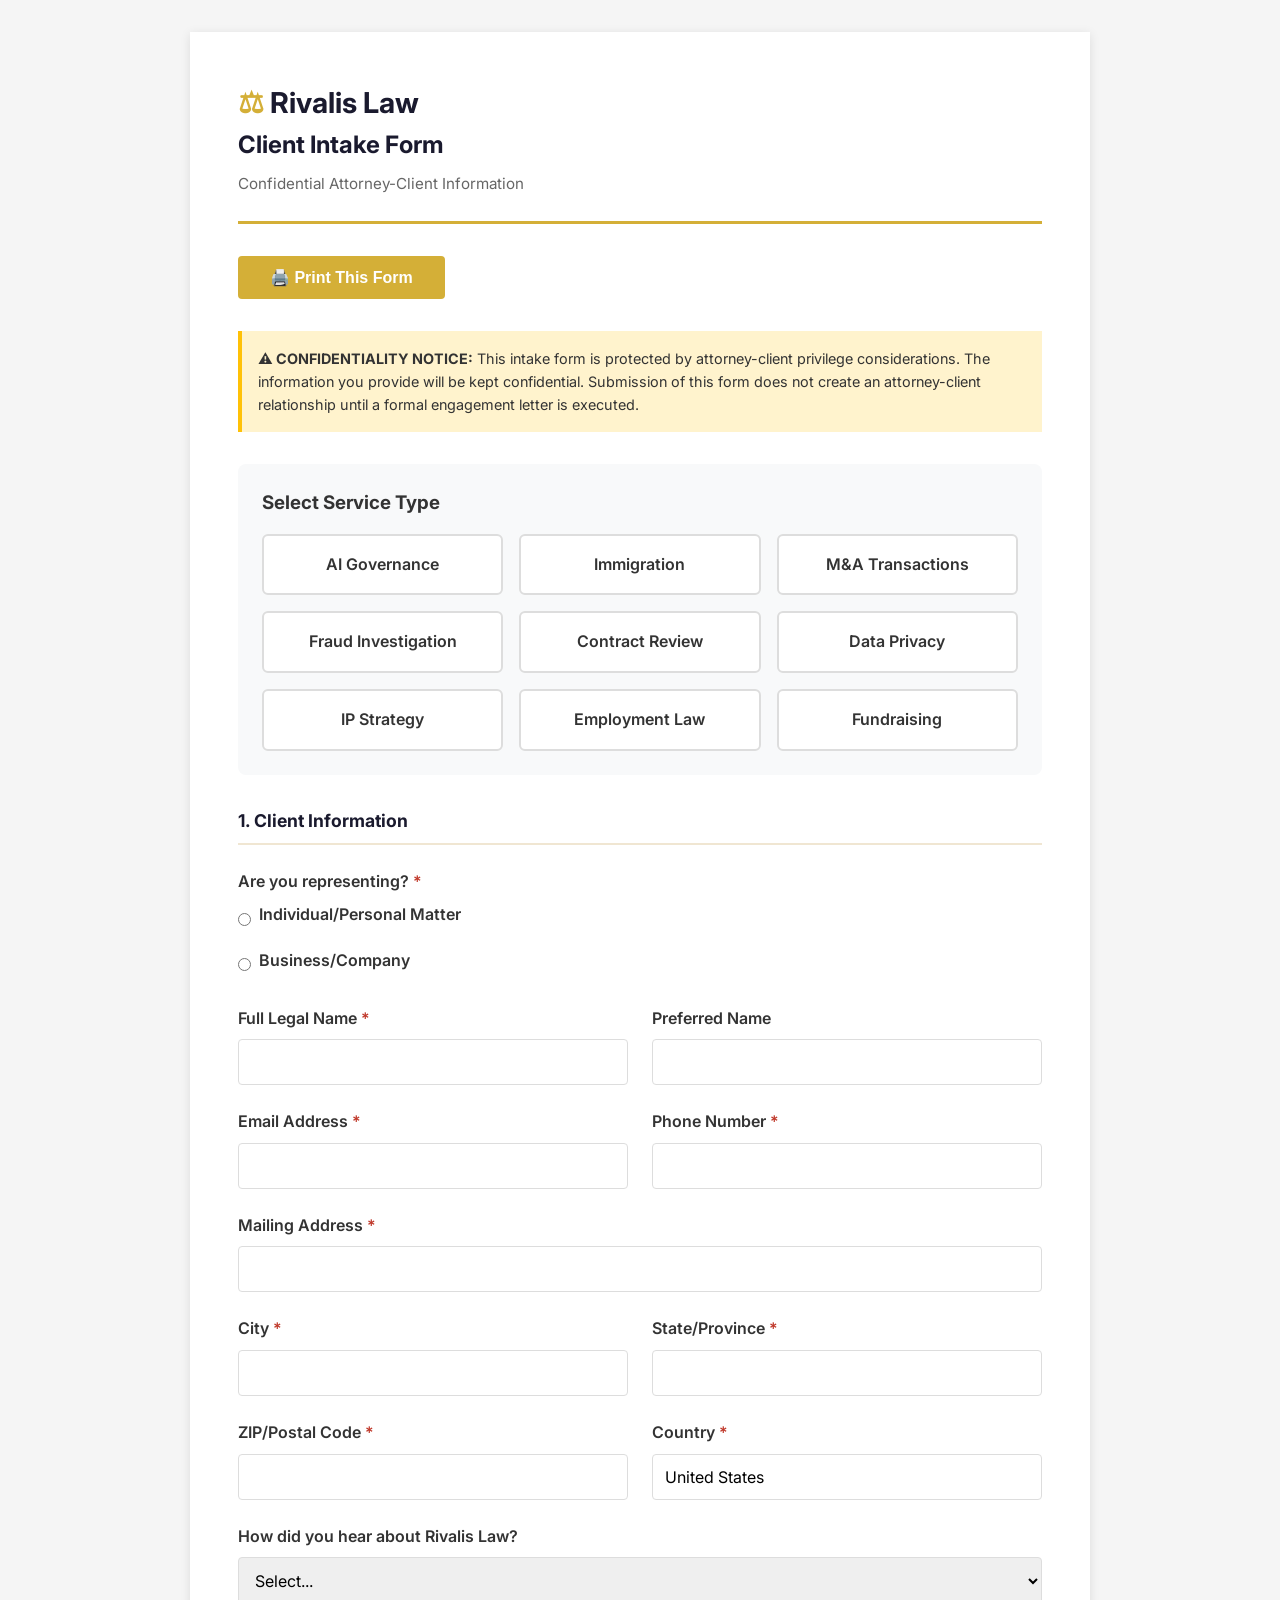
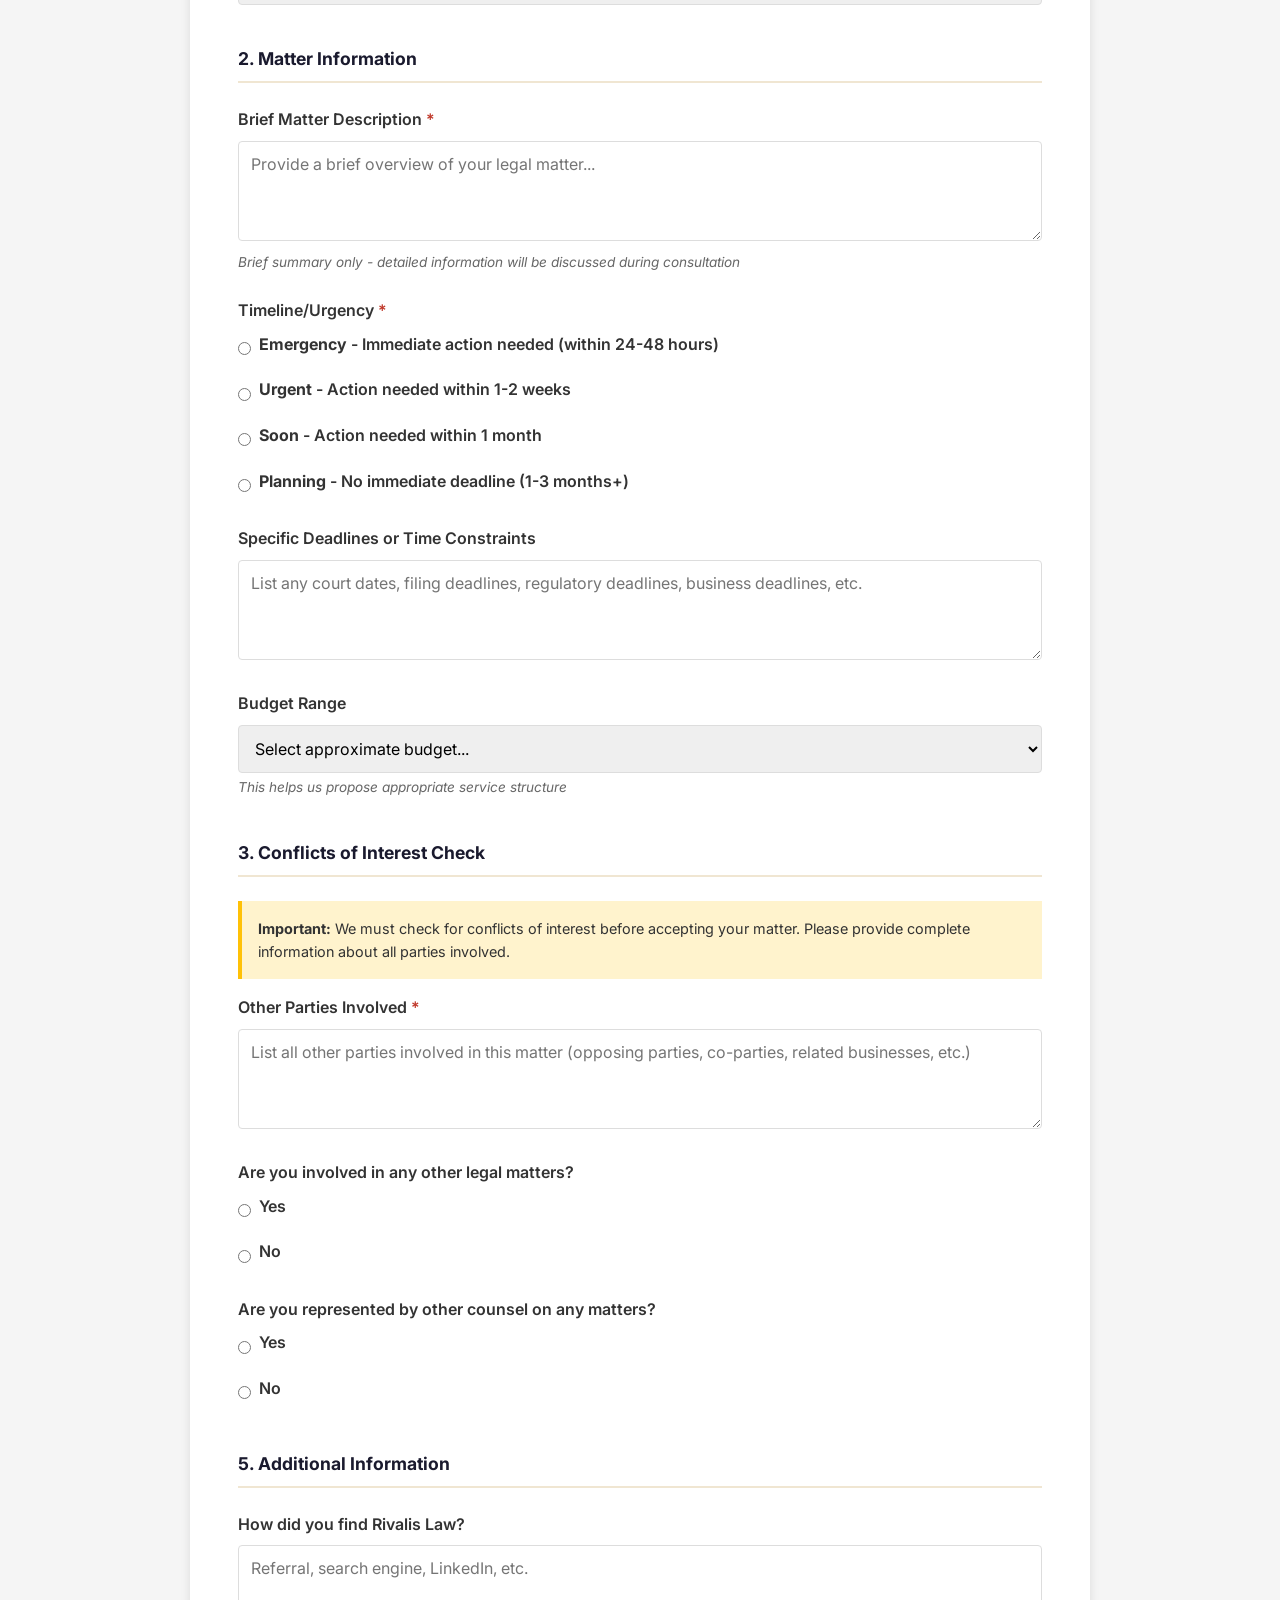
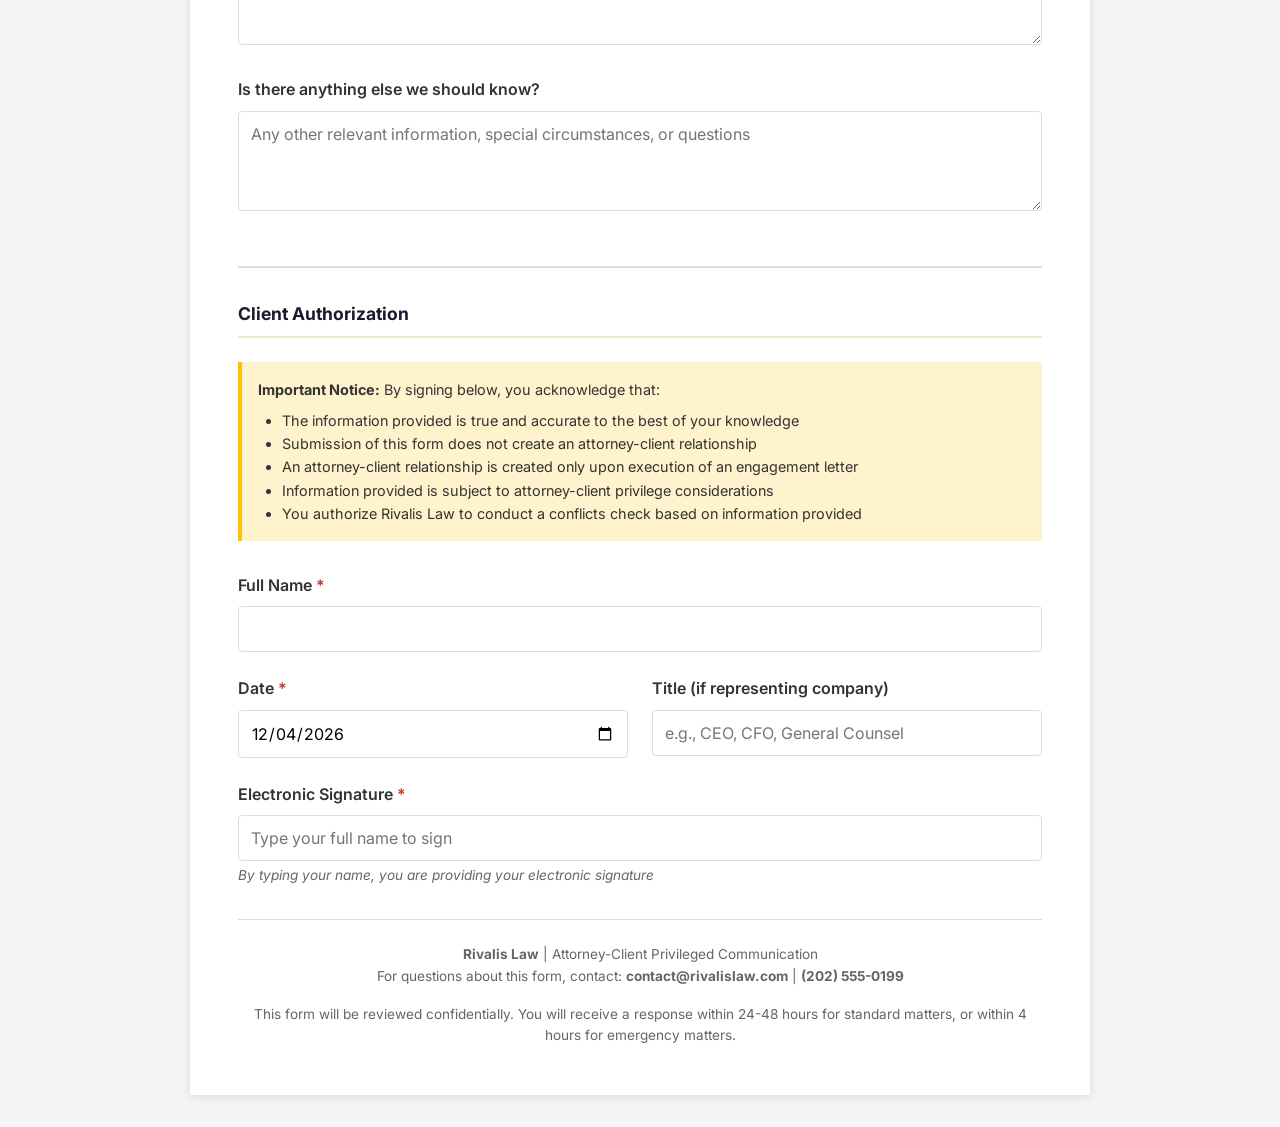
<file: client-intake-forms.html>
<!DOCTYPE html>
<html lang="en">
<head>
    <meta charset="UTF-8">
    <meta name="viewport" content="width=device-width, initial-scale=1.0">
    <title>Client Intake Forms - Rivalis Law</title>
    <link href="https://fonts.googleapis.com/css2?family=Inter:wght@400;500;600;700&display=swap" rel="stylesheet">
    <style>
        * {
            margin: 0;
            padding: 0;
            box-sizing: border-box;
        }

        body {
            font-family: 'Inter', sans-serif;
            line-height: 1.6;
            color: #333;
            background: #f5f5f5;
            padding: 2rem;
        }

        .container {
            max-width: 900px;
            margin: 0 auto;
            background: white;
            padding: 3rem;
            box-shadow: 0 2px 10px rgba(0,0,0,0.1);
        }

        .form-header {
            border-bottom: 3px solid #d4af37;
            padding-bottom: 1.5rem;
            margin-bottom: 2rem;
        }

        .logo {

            font-size: 1.8rem;
            font-weight: 700;
            color: #1a1a2e;
            margin-bottom: 0.5rem;
        }

        .logo::before {
            content: '⚖ ';
            color: #d4af37;
        }

        .form-title {
            font-size: 1.5rem;
            font-weight: 700;
            color: #1a1a2e;
            margin-bottom: 0.5rem;
        }

        .form-subtitle {
            color: #666;
            font-size: 0.95rem;
        }

        .confidential-notice {
            background: #fff3cd;
            border-left: 4px solid #ffc107;
            padding: 1rem;
            margin-bottom: 2rem;
            font-size: 0.9rem;
        }

        .section {
            margin-bottom: 2.5rem;
            page-break-inside: avoid;
        }

        .section-title {
            font-size: 1.1rem;
            font-weight: 700;
            color: #1a1a2e;
            margin-bottom: 1.5rem;
            padding-bottom: 0.5rem;
            border-bottom: 2px solid #f0e6d2;
        }

        .form-group {
            margin-bottom: 1.5rem;
        }

        label {
            display: block;
            font-weight: 600;
            margin-bottom: 0.5rem;
            color: #333;
        }

        .required {
            color: #c0392b;
        }

        input[type="text"],
        input[type="email"],
        input[type="tel"],
        input[type="date"],
        input[type="number"],
        textarea,
        select {
            width: 100%;
            padding: 0.75rem;
            border: 1px solid #ddd;
            border-radius: 4px;
            font-size: 1rem;
            font-family: 'Inter', sans-serif;
        }

        textarea {
            min-height: 100px;
            resize: vertical;
        }

        .form-row {
            display: grid;
            grid-template-columns: 1fr 1fr;
            gap: 1.5rem;
        }

        .checkbox-group {
            display: flex;
            flex-direction: column;
            gap: 0.75rem;
        }

        .checkbox-item {
            display: flex;
            align-items: start;
            gap: 0.5rem;
        }

        .checkbox-item input[type="checkbox"] {
            margin-top: 0.25rem;
            width: auto;
        }

        .radio-group {
            display: flex;
            flex-direction: column;
            gap: 0.75rem;
        }

        .radio-item {
            display: flex;
            align-items: center;
            gap: 0.5rem;
        }

        .radio-item input[type="radio"] {
            width: auto;
        }

        .help-text {
            font-size: 0.85rem;
            color: #666;
            margin-top: 0.25rem;
            font-style: italic;
        }

        .warning-box {
            background: #fff3cd;
            border-left: 4px solid #ffc107;
            padding: 1rem;
            margin: 1rem 0;
            font-size: 0.9rem;
        }

        .info-box {
            background: #d1ecf1;
            border-left: 4px solid #17a2b8;
            padding: 1rem;
            margin: 1rem 0;
            font-size: 0.9rem;
        }

        .signature-section {
            margin-top: 3rem;
            padding-top: 2rem;
            border-top: 2px solid #ddd;
        }

        .signature-line {
            border-bottom: 1px solid #333;
            margin-bottom: 0.5rem;
            min-height: 40px;
        }

        .footer-note {
            margin-top: 2rem;
            padding-top: 1.5rem;
            border-top: 1px solid #ddd;
            font-size: 0.85rem;
            color: #666;
            text-align: center;
        }

        .print-button {
            background: #d4af37;
            color: white;
            padding: 0.75rem 2rem;
            border: none;
            border-radius: 4px;
            font-size: 1rem;
            font-weight: 600;
            cursor: pointer;
            margin-bottom: 2rem;
        }

        @media print {
            body {
                background: white;
                padding: 0;
            }
            .container {
                box-shadow: none;
                padding: 1rem;
            }
            .print-button {
                display: none;
            }
            .page-break {
                page-break-before: always;
            }
        }

        @media (max-width: 768px) {
            .form-row {
                grid-template-columns: 1fr;
            }
            body {
                padding: 1rem;
            }
            .container {
                padding: 1.5rem;
            }
        }

        .service-selector {
            background: #f8f9fa;
            padding: 1.5rem;
            border-radius: 8px;
            margin-bottom: 2rem;
        }

        .service-buttons {
            display: grid;
            grid-template-columns: repeat(auto-fit, minmax(200px, 1fr));
            gap: 1rem;
            margin-top: 1rem;
        }

        .service-button {
            padding: 1rem;
            background: white;
            border: 2px solid #ddd;
            border-radius: 6px;
            cursor: pointer;
            text-align: center;
            font-weight: 600;
            transition: all 0.3s;
        }

        .service-button:hover {
            border-color: #d4af37;
            background: #fff9e6;
        }

        .service-button.active {
            background: #d4af37;
            color: white;
            border-color: #d4af37;
        }

        .service-specific-section {
            display: none;
        }

        .service-specific-section.active {
            display: block;
        }
        a{
            text-decoration: none;
        }
    </style>
</head>
<body>
    <div class="container">

        <div class="form-header">
            <a href="index.html" class="logo">Rivalis Law</a>
            <h1 class="form-title">Client Intake Form</h1>
            <p class="form-subtitle">Confidential Attorney-Client Information</p>
        </div>
        
        <button onclick="window.print()" class="print-button">🖨️ Print This Form</button>

        <div class="confidential-notice">
            <strong>⚠️ CONFIDENTIALITY NOTICE:</strong> This intake form is protected by attorney-client privilege considerations. The information you provide will be kept confidential. Submission of this form does not create an attorney-client relationship until a formal engagement letter is executed.
        </div>

        <!-- Service Selection -->
        <div class="service-selector">
            <h3 style="margin-bottom: 1rem;">Select Service Type</h3>
            <div class="service-buttons">
                <div class="service-button" onclick="selectService('ai-governance')">AI Governance</div>
                <div class="service-button" onclick="selectService('immigration')">Immigration</div>
                <div class="service-button" onclick="selectService('ma')">M&A Transactions</div>
                <div class="service-button" onclick="selectService('fraud')">Fraud Investigation</div>
                <div class="service-button" onclick="selectService('contracts')">Contract Review</div>
                <div class="service-button" onclick="selectService('privacy')">Data Privacy</div>
                <div class="service-button" onclick="selectService('ip')">IP Strategy</div>
                <div class="service-button" onclick="selectService('employment')">Employment Law</div>
                <div class="service-button" onclick="selectService('fundraising')">Fundraising</div>
            </div>
        </div>

        <form id="intakeForm">
            <!-- SECTION 1: CLIENT INFORMATION (Universal) -->
            <div class="section">
                <h2 class="section-title">1. Client Information</h2>
                
                <div class="form-group">
                    <label>Are you representing? <span class="required">*</span></label>
                    <div class="radio-group">
                        <div class="radio-item">
                            <input type="radio" name="client-type" value="individual" required>
                            <label>Individual/Personal Matter</label>
                        </div>
                        <div class="radio-item">
                            <input type="radio" name="client-type" value="business">
                            <label>Business/Company</label>
                        </div>
                    </div>
                </div>

                <div class="form-row">
                    <div class="form-group">
                        <label>Full Legal Name <span class="required">*</span></label>
                        <input type="text" name="client-name" required>
                    </div>
                    <div class="form-group">
                        <label>Preferred Name</label>
                        <input type="text" name="preferred-name">
                    </div>
                </div>

                <div class="form-group" id="company-info" style="display:none;">
                    <label>Company/Entity Name <span class="required">*</span></label>
                    <input type="text" name="company-name">
                    <p class="help-text">Legal entity name as registered</p>
                </div>

                <div class="form-row">
                    <div class="form-group">
                        <label>Email Address <span class="required">*</span></label>
                        <input type="email" name="email" required>
                    </div>
                    <div class="form-group">
                        <label>Phone Number <span class="required">*</span></label>
                        <input type="tel" name="phone" required>
                    </div>
                </div>

                <div class="form-group">
                    <label>Mailing Address <span class="required">*</span></label>
                    <input type="text" name="address" required>
                </div>

                <div class="form-row">
                    <div class="form-group">
                        <label>City <span class="required">*</span></label>
                        <input type="text" name="city" required>
                    </div>
                    <div class="form-group">
                        <label>State/Province <span class="required">*</span></label>
                        <input type="text" name="state" required>
                    </div>
                </div>

                <div class="form-row">
                    <div class="form-group">
                        <label>ZIP/Postal Code <span class="required">*</span></label>
                        <input type="text" name="zip" required>
                    </div>
                    <div class="form-group">
                        <label>Country <span class="required">*</span></label>
                        <input type="text" name="country" value="United States" required>
                    </div>
                </div>

                <div class="form-group">
                    <label>How did you hear about Rivalis Law?</label>
                    <select name="referral-source">
                        <option value="">Select...</option>
                        <option value="web-search">Web Search</option>
                        <option value="linkedin">LinkedIn</option>
                        <option value="referral-attorney">Referral from Attorney</option>
                        <option value="referral-client">Referral from Client</option>
                        <option value="referral-professional">Referral from Other Professional</option>
                        <option value="bar-association">Bar Association</option>
                        <option value="conference">Conference/Event</option>
                        <option value="other">Other</option>
                    </select>
                </div>
            </div>

            <!-- SECTION 2: MATTER INFORMATION (Universal) -->
            <div class="section">
                <h2 class="section-title">2. Matter Information</h2>
                
                <div class="form-group">
                    <label>Brief Matter Description <span class="required">*</span></label>
                    <textarea name="matter-description" required placeholder="Provide a brief overview of your legal matter..."></textarea>
                    <p class="help-text">Brief summary only - detailed information will be discussed during consultation</p>
                </div>

                <div class="form-group">
                    <label>Timeline/Urgency <span class="required">*</span></label>
                    <div class="radio-group">
                        <div class="radio-item">
                            <input type="radio" name="urgency" value="emergency" required>
                            <label><strong>Emergency</strong> - Immediate action needed (within 24-48 hours)</label>
                        </div>
                        <div class="radio-item">
                            <input type="radio" name="urgency" value="urgent">
                            <label><strong>Urgent</strong> - Action needed within 1-2 weeks</label>
                        </div>
                        <div class="radio-item">
                            <input type="radio" name="urgency" value="soon">
                            <label><strong>Soon</strong> - Action needed within 1 month</label>
                        </div>
                        <div class="radio-item">
                            <input type="radio" name="urgency" value="planning">
                            <label><strong>Planning</strong> - No immediate deadline (1-3 months+)</label>
                        </div>
                    </div>
                </div>

                <div class="form-group">
                    <label>Specific Deadlines or Time Constraints</label>
                    <textarea name="deadlines" placeholder="List any court dates, filing deadlines, regulatory deadlines, business deadlines, etc."></textarea>
                </div>

                <div class="form-group">
                    <label>Budget Range</label>
                    <select name="budget">
                        <option value="">Select approximate budget...</option>
                        <option value="under-10k">Under $10,000</option>
                        <option value="10k-25k">$10,000 - $25,000</option>
                        <option value="25k-50k">$25,000 - $50,000</option>
                        <option value="50k-100k">$50,000 - $100,000</option>
                        <option value="100k-plus">$100,000+</option>
                        <option value="flexible">Flexible based on scope</option>
                    </select>
                    <p class="help-text">This helps us propose appropriate service structure</p>
                </div>
            </div>

            <!-- SECTION 3: CONFLICTS CHECK (Universal) -->
            <div class="section">
                <h2 class="section-title">3. Conflicts of Interest Check</h2>
                
                <div class="warning-box">
                    <strong>Important:</strong> We must check for conflicts of interest before accepting your matter. Please provide complete information about all parties involved.
                </div>

                <div class="form-group">
                    <label>Other Parties Involved <span class="required">*</span></label>
                    <textarea name="other-parties" required placeholder="List all other parties involved in this matter (opposing parties, co-parties, related businesses, etc.)"></textarea>
                </div>

                <div class="form-group">
                    <label>Are you involved in any other legal matters?</label>
                    <div class="radio-group">
                        <div class="radio-item">
                            <input type="radio" name="other-legal-matters" value="yes">
                            <label>Yes</label>
                        </div>
                        <div class="radio-item">
                            <input type="radio" name="other-legal-matters" value="no">
                            <label>No</label>
                        </div>
                    </div>
                </div>

                <div class="form-group" id="other-matters-details" style="display:none;">
                    <label>Please describe other legal matters</label>
                    <textarea name="other-matters-description"></textarea>
                </div>

                <div class="form-group">
                    <label>Are you represented by other counsel on any matters?</label>
                    <div class="radio-group">
                        <div class="radio-item">
                            <input type="radio" name="other-counsel" value="yes">
                            <label>Yes</label>
                        </div>
                        <div class="radio-item">
                            <input type="radio" name="other-counsel" value="no">
                            <label>No</label>
                        </div>
                    </div>
                </div>

                <div class="form-group" id="other-counsel-details" style="display:none;">
                    <label>Other counsel details</label>
                    <textarea name="other-counsel-description" placeholder="Name of attorney/firm and matter(s) they are handling"></textarea>
                </div>
            </div>

            <!-- SERVICE-SPECIFIC SECTIONS -->
            
            <!-- AI GOVERNANCE -->
            <div class="service-specific-section" id="section-ai-governance">
                <div class="section page-break">
                    <h2 class="section-title">4. AI Governance & Compliance - Specific Information</h2>
                    
                    <div class="form-group">
                        <label>Type of AI System/Product <span class="required">*</span></label>
                        <div class="checkbox-group">
                            <div class="checkbox-item">
                                <input type="checkbox" name="ai-type" value="generative-ai">
                                <label>Generative AI (text, image, video, audio)</label>
                            </div>
                            <div class="checkbox-item">
                                <input type="checkbox" name="ai-type" value="predictive-analytics">
                                <label>Predictive Analytics/Decision Systems</label>
                            </div>
                            <div class="checkbox-item">
                                <input type="checkbox" name="ai-type" value="recommendation">
                                <label>Recommendation Systems</label>
                            </div>
                            <div class="checkbox-item">
                                <input type="checkbox" name="ai-type" value="computer-vision">
                                <label>Computer Vision/Image Recognition</label>
                            </div>
                            <div class="checkbox-item">
                                <input type="checkbox" name="ai-type" value="nlp">
                                <label>Natural Language Processing</label>
                            </div>
                            <div class="checkbox-item">
                                <input type="checkbox" name="ai-type" value="autonomous">
                                <label>Autonomous Systems/Robotics</label>
                            </div>
                            <div class="checkbox-item">
                                <input type="checkbox" name="ai-type" value="other">
                                <label>Other (specify below)</label>
                            </div>
                        </div>
                    </div>

                    <div class="form-group">
                        <label>Current Development Stage</label>
                        <select name="ai-stage">
                            <option value="">Select stage...</option>
                            <option value="concept">Concept/Planning</option>
                            <option value="development">In Development</option>
                            <option value="testing">Testing/Beta</option>
                            <option value="deployed">Deployed/Live</option>
                            <option value="scaling">Scaling</option>
                        </select>
                    </div>

                    <div class="form-group">
                        <label>Primary Use Case/Application</label>
                        <textarea name="ai-use-case" placeholder="Describe what the AI system does and how it's used"></textarea>
                    </div>

                    <div class="form-group">
                        <label>Target Markets/Jurisdictions</label>
                        <div class="checkbox-group">
                            <div class="checkbox-item">
                                <input type="checkbox" name="ai-jurisdiction" value="usa">
                                <label>United States</label>
                            </div>
                            <div class="checkbox-item">
                                <input type="checkbox" name="ai-jurisdiction" value="eu">
                                <label>European Union (AI Act applies)</label>
                            </div>
                            <div class="checkbox-item">
                                <input type="checkbox" name="ai-jurisdiction" value="uk">
                                <label>United Kingdom</label>
                            </div>
                            <div class="checkbox-item">
                                <input type="checkbox" name="ai-jurisdiction" value="uae">
                                <label>United Arab Emirates</label>
                            </div>
                            <div class="checkbox-item">
                                <input type="checkbox" name="ai-jurisdiction" value="global">
                                <label>Global/Multiple Jurisdictions</label>
                            </div>
                        </div>
                    </div>

                    <div class="form-group">
                        <label>Do you currently have AI governance documentation?</label>
                        <div class="checkbox-group">
                            <div class="checkbox-item">
                                <input type="checkbox" name="ai-docs" value="policy">
                                <label>AI Ethics/Governance Policy</label>
                            </div>
                            <div class="checkbox-item">
                                <input type="checkbox" name="ai-docs" value="risk-assessment">
                                <label>Risk Assessment</label>
                            </div>
                            <div class="checkbox-item">
                                <input type="checkbox" name="ai-docs" value="impact-assessment">
                                <label>Impact Assessment</label>
                            </div>
                            <div class="checkbox-item">
                                <input type="checkbox" name="ai-docs" value="testing-documentation">
                                <label>Testing/Validation Documentation</label>
                            </div>
                            <div class="checkbox-item">
                                <input type="checkbox" name="ai-docs" value="none">
                                <label>None - Need to develop</label>
                            </div>
                        </div>
                    </div>

                    <div class="form-group">
                        <label>Specific Concerns/Issues</label>
                        <div class="checkbox-group">
                            <div class="checkbox-item">
                                <input type="checkbox" name="ai-concerns" value="bias">
                                <label>Bias/Fairness Issues</label>
                            </div>
                            <div class="checkbox-item">
                                <input type="checkbox" name="ai-concerns" value="transparency">
                                <label>Transparency/Explainability</label>
                            </div>
                            <div class="checkbox-item">
                                <input type="checkbox" name="ai-concerns" value="privacy">
                                <label>Privacy/Data Protection</label>
                            </div>
                            <div class="checkbox-item">
                                <input type="checkbox" name="ai-concerns" value="investor">
                                <label>Investor Due Diligence Requirements</label>
                            </div>
                            <div class="checkbox-item">
                                <input type="checkbox" name="ai-concerns" value="regulatory">
                                <label>Regulatory Inquiry/Investigation</label>
                            </div>
                            <div class="checkbox-item">
                                <input type="checkbox" name="ai-concerns" value="incident">
                                <label>Incident/System Failure</label>
                            </div>
                        </div>
                    </div>

                    <div class="form-group">
                        <label>Are you currently fundraising or in M&A discussions?</label>
                        <div class="radio-group">
                            <div class="radio-item">
                                <input type="radio" name="ai-fundraising" value="yes">
                                <label>Yes</label>
                            </div>
                            <div class="radio-item">
                                <input type="radio" name="ai-fundraising" value="no">
                                <label>No</label>
                            </div>
                        </div>
                    </div>
                </div>
            </div>

            <!-- IMMIGRATION -->
            <div class="service-specific-section" id="section-immigration">
                <div class="section page-break">
                    <h2 class="section-title">4. Immigration - Specific Information</h2>
                    
                    <div class="form-group">
                        <label>Visa Type Needed <span class="required">*</span></label>
                        <select name="visa-type" required>
                            <option value="">Select visa type...</option>
                            <option value="h1b">H-1B (Specialty Occupation)</option>
                            <option value="l1">L-1 (Intracompany Transfer)</option>
                            <option value="o1">O-1 (Extraordinary Ability)</option>
                            <option value="e2">E-2 (Treaty Investor)</option>
                            <option value="tn">TN (NAFTA/USMCA)</option>
                            <option value="green-card">Green Card/Permanent Residence</option>
                            <option value="perm">PERM Labor Certification</option>
                            <option value="other">Other (specify below)</option>
                        </select>
                    </div>

                    <div class="form-row">
                        <div class="form-group">
                            <label>Beneficiary Name <span class="required">*</span></label>
                            <input type="text" name="beneficiary-name" required>
                            <p class="help-text">Person who will receive the visa</p>
                        </div>
                        <div class="form-group">
                            <label>Country of Citizenship <span class="required">*</span></label>
                            <input type="text" name="citizenship" required>
                        </div>
                    </div>

                    <div class="form-group">
                        <label>Current Location/Status</label>
                        <div class="radio-group">
                            <div class="radio-item">
                                <input type="radio" name="current-status" value="outside-us">
                                <label>Outside United States</label>
                            </div>
                            <div class="radio-item">
                                <input type="radio" name="current-status" value="in-us">
                                <label>In United States (specify current visa below)</label>
                            </div>
                        </div>
                    </div>

                    <div class="form-group">
                        <label>Current Visa Status (if in US)</label>
                        <input type="text" name="current-visa" placeholder="e.g., F-1, H-1B, B-1/B-2, etc.">
                    </div>

                    <div class="form-group">
                        <label>Expiration Date of Current Status (if applicable)</label>
                        <input type="date" name="status-expiration">
                    </div>

                    <div class="form-group">
                        <label>Has beneficiary been in US before?</label>
                        <div class="radio-group">
                            <div class="radio-item">
                                <input type="radio" name="prior-us-presence" value="yes">
                                <label>Yes</label>
                            </div>
                            <div class="radio-item">
                                <input type="radio" name="prior-us-presence" value="no">
                                <label>No</label>
                            </div>
                        </div>
                    </div>

                    <div class="form-group">
                        <label>Previous Visa Types (if applicable)</label>
                        <input type="text" name="previous-visas" placeholder="List any previous US visas">
                    </div>

                    <div class="form-group">
                        <label>Have you received any RFEs, denials, or notices from USCIS?</label>
                        <div class="radio-group">
                            <div class="radio-item">
                                <input type="radio" name="uscis-issues" value="yes">
                                <label>Yes (explain below)</label>
                            </div>
                            <div class="radio-item">
                                <input type="radio" name="uscis-issues" value="no">
                                <label>No</label>
                            </div>
                        </div>
                    </div>

                    <div class="form-group" id="uscis-issues-details" style="display:none;">
                        <label>RFE/Denial Details</label>
                        <textarea name="uscis-issues-description" placeholder="Describe the RFE, denial, or notice received"></textarea>
                    </div>

                    <div class="form-group">
                        <label>Sponsoring Employer/Petitioner <span class="required">*</span></label>
                        <input type="text" name="sponsor-name" required>
                    </div>

                    <div class="form-group">
                        <label>Job Title/Position <span class="required">*</span></label>
                        <input type="text" name="job-title" required>
                    </div>

                    <div class="form-group">
                        <label>Brief Job Description</label>
                        <textarea name="job-description" placeholder="Key responsibilities and requirements"></textarea>
                    </div>

                    <div class="form-group">
                        <label>Educational Background</label>
                        <textarea name="education" placeholder="Degrees, institutions, majors, years completed"></textarea>
                    </div>

                    <div class="form-group">
                        <label>Any criminal history or immigration violations?</label>
                        <div class="radio-group">
                            <div class="radio-item">
                                <input type="radio" name="criminal-history" value="yes">
                                <label>Yes (must discuss in consultation)</label>
                            </div>
                            <div class="radio-item">
                                <input type="radio" name="criminal-history" value="no">
                                <label>No</label>
                            </div>
                        </div>
                    </div>
                </div>
            </div>

            <!-- M&A TRANSACTIONS -->
            <div class="service-specific-section" id="section-ma">
                <div class="section page-break">
                    <h2 class="section-title">4. M&A & Corporate Transactions - Specific Information</h2>
                    
                    <div class="form-group">
                        <label>Transaction Type <span class="required">*</span></label>
                        <select name="ma-type" required>
                            <option value="">Select transaction type...</option>
                            <option value="acquisition">Acquisition (we are acquiring)</option>
                            <option value="sale">Sale (we are selling)</option>
                            <option value="merger">Merger</option>
                            <option value="joint-venture">Joint Venture</option>
                            <option value="asset-purchase">Asset Purchase</option>
                            <option value="stock-purchase">Stock Purchase</option>
                            <option value="other">Other</option>
                        </select>
                    </div>

                    <div class="form-group">
                        <label>Transaction Stage</label>
                        <select name="ma-stage">
                            <option value="">Select stage...</option>
                            <option value="exploring">Exploring Options</option>
                            <option value="loi">LOI/Term Sheet Stage</option>
                            <option value="due-diligence">Due Diligence</option>
                            <option value="negotiation">Contract Negotiation</option>
                            <option value="closing">Near Closing</option>
                            <option value="post-closing">Post-Closing Issues</option>
                        </select>
                    </div>

                    <div class="form-group">
                        <label>Estimated Transaction Value</label>
                        <select name="transaction-value">
                            <option value="">Select range...</option>
                            <option value="under-1m">Under $1M</option>
                            <option value="1m-5m">$1M - $5M</option>
                            <option value="5m-10m">$5M - $10M</option>
                            <option value="10m-25m">$10M - $25M</option>
                            <option value="25m-50m">$25M - $50M</option>
                            <option value="50m-plus">$50M+</option>
                            <option value="tbd">To Be Determined</option>
                        </select>
                    </div>

                    <div class="form-group">
                        <label>Target Company/Seller Name</label>
                        <input type="text" name="target-company">
                    </div>

                    <div class="form-group">
                        <label>Industry/Sector</label>
                        <input type="text" name="industry" placeholder="e.g., Software/SaaS, Manufacturing, Healthcare, etc.">
                    </div>

                    <div class="form-group">
                        <label>Geographic Scope</label>
                        <div class="checkbox-group">
                            <div class="checkbox-item">
                                <input type="checkbox" name="ma-geography" value="us-only">
                                <label>US Only</label>
                            </div>
                            <div class="checkbox-item">
                                <input type="checkbox" name="ma-geography" value="cross-border">
                                <label>Cross-Border (specify countries below)</label>
                            </div>
                            <div class="checkbox-item">
                                <input type="checkbox" name="ma-geography" value="uae">
                                <label>Involves UAE Entity</label>
                            </div>
                        </div>
                    </div>

                    <div class="form-group">
                        <label>Specific Services Needed</label>
                        <div class="checkbox-group">
                            <div class="checkbox-item">
                                <input type="checkbox" name="ma-services" value="due-diligence">
                                <label>Due Diligence Review</label>
                            </div>
                            <div class="checkbox-item">
                                <input type="checkbox" name="ma-services" value="tax-analysis">
                                <label>Tax Structure Analysis</label>
                            </div>
                            <div class="checkbox-item">
                                <input type="checkbox" name="ma-services" value="contract-drafting">
                                <label>Purchase Agreement Drafting</label>
                            </div>
                            <div class="checkbox-item">
                                <input type="checkbox" name="ma-services" value="contract-review">
                                <label>Purchase Agreement Review</label>
                            </div>
                            <div class="checkbox-item">
                                <input type="checkbox" name="ma-services" value="negotiation">
                                <label>Negotiation Support</label>
                            </div>
                            <div class="checkbox-item">
                                <input type="checkbox" name="ma-services" value="closing">
                                <label>Closing Coordination</label>
                            </div>
                        </div>
                    </div>

                    <div class="form-group">
                        <label>Have you identified specific deal-breakers or concerns?</label>
                        <textarea name="deal-concerns" placeholder="Tax liabilities, litigation, intellectual property issues, regulatory compliance, etc."></textarea>
                    </div>

                    <div class="form-group">
                        <label>Are other advisors involved? (Investment bankers, accountants, etc.)</label>
                        <div class="radio-group">
                            <div class="radio-item">
                                <input type="radio" name="other-advisors" value="yes">
                                <label>Yes (list below)</label>
                            </div>
                            <div class="radio-item">
                                <input type="radio" name="other-advisors" value="no">
                                <label>No</label>
                            </div>
                        </div>
                    </div>

                    <div class="form-group" id="advisors-details" style="display:none;">
                        <label>Other Advisors</label>
                        <textarea name="advisors-list" placeholder="Names and roles of other advisors"></textarea>
                    </div>

                    <div class="form-group">
                        <label>Expected Closing Timeline</label>
                        <input type="text" name="closing-timeline" placeholder="e.g., 90 days, Q2 2025, etc.">
                    </div>
                </div>
            </div>

            <!-- FRAUD INVESTIGATION -->
            <div class="service-specific-section" id="section-fraud">
                <div class="section page-break">
                    <h2 class="section-title">4. Corporate Fraud Investigation - Specific Information</h2>
                    
                    <div class="warning-box">
                        <strong>🔒 HIGHLY CONFIDENTIAL:</strong> This information is particularly sensitive. Attorney-client privilege applies. Do not discuss with anyone except your attorney.
                    </div>

                    <div class="form-group">
                        <label>Nature of Allegation/Concern <span class="required">*</span></label>
                        <div class="checkbox-group">
                            <div class="checkbox-item">
                                <input type="checkbox" name="investigation-type" value="financial-fraud">
                                <label>Financial Fraud/Embezzlement</label>
                            </div>
                            <div class="checkbox-item">
                                <input type="checkbox" name="investigation-type" value="accounting">
                                <label>Accounting Irregularities</label>
                            </div>
                            <div class="checkbox-item">
                                <input type="checkbox" name="investigation-type" value="executive-misconduct">
                                <label>Executive Misconduct</label>
                            </div>
                            <div class="checkbox-item">
                                <input type="checkbox" name="investigation-type" value="harassment">
                                <label>Harassment/Discrimination</label>
                            </div>
                            <div class="checkbox-item">
                                <input type="checkbox" name="investigation-type" value="whistleblower">
                                <label>Whistleblower Allegation</label>
                            </div>
                            <div class="checkbox-item">
                                <input type="checkbox" name="investigation-type" value="vendor-fraud">
                                <label>Vendor/Procurement Fraud</label>
                            </div>
                            <div class="checkbox-item">
                                <input type="checkbox" name="investigation-type" value="regulatory">
                                <label>Regulatory Compliance Violation</label>
                            </div>
                            <div class="checkbox-item">
                                <input type="checkbox" name="investigation-type" value="other">
                                <label>Other (describe below)</label>
                            </div>
                        </div>
                    </div>

                    <div class="form-group">
                        <label>How was the issue discovered?</label>
                        <textarea name="discovery-method" placeholder="Internal audit, whistleblower report, external audit, employee complaint, etc."></textarea>
                    </div>

                    <div class="form-group">
                        <label>When did you first become aware?</label>
                        <input type="date" name="awareness-date">
                    </div>

                    <div class="form-group">
                        <label>Individuals Involved or Suspected</label>
                        <textarea name="individuals-involved" placeholder="Names, titles, departments (will remain confidential)"></textarea>
                    </div>

                    <div class="form-group">
                        <label>Estimated Financial Impact (if applicable)</label>
                        <select name="financial-impact">
                            <option value="">Select range...</option>
                            <option value="under-50k">Under $50,000</option>
                            <option value="50k-250k">$50,000 - $250,000</option>
                            <option value="250k-1m">$250,000 - $1M</option>
                            <option value="1m-plus">$1M+</option>
                            <option value="unknown">Unknown/To Be Determined</option>
                        </select>
                    </div>

                    <div class="form-group">
                        <label>Has this been reported to anyone externally? <span class="required">*</span></label>
                        <div class="checkbox-group">
                            <div class="checkbox-item">
                                <input type="checkbox" name="external-reporting" value="regulators">
                                <label>Regulatory Authorities</label>
                            </div>
                            <div class="checkbox-item">
                                <input type="checkbox" name="external-reporting" value="law-enforcement">
                                <label>Law Enforcement</label>
                            </div>
                            <div class="checkbox-item">
                                <input type="checkbox" name="external-reporting" value="media">
                                <label>Media/Press</label>
                            </div>
                            <div class="checkbox-item">
                                <input type="checkbox" name="external-reporting" value="auditors">
                                <label>External Auditors</label>
                            </div>
                            <div class="checkbox-item">
                                <input type="checkbox" name="external-reporting" value="none">
                                <label>No - Internal Only</label>
                            </div>
                        </div>
                    </div>

                    <div class="form-group">
                        <label>Who internally knows about this?</label>
                        <textarea name="internal-knowledge" placeholder="Board members, executives, HR, legal department, audit committee, etc."></textarea>
                    </div>

                    <div class="form-group">
                        <label>Any regulatory deadlines or self-reporting requirements?</label>
                        <div class="radio-group">
                            <div class="radio-item">
                                <input type="radio" name="regulatory-deadline" value="yes">
                                <label>Yes (specify below)</label>
                            </div>
                            <div class="radio-item">
                                <input type="radio" name="regulatory-deadline" value="no">
                                <label>No</label>
                            </div>
                            <div class="radio-item">
                                <input type="radio" name="regulatory-deadline" value="unknown">
                                <label>Unknown</label>
                            </div>
                        </div>
                    </div>

                    <div class="form-group">
                        <label>Have you taken any action so far?</label>
                        <div class="checkbox-group">
                            <div class="checkbox-item">
                                <input type="checkbox" name="actions-taken" value="interviews">
                                <label>Conducted Interviews</label>
                            </div>
                            <div class="checkbox-item">
                                <input type="checkbox" name="actions-taken" value="document-review">
                                <label>Reviewed Documents</label>
                            </div>
                            <div class="checkbox-item">
                                <input type="checkbox" name="actions-taken" value="suspension">
                                <label>Suspended Employees</label>
                            </div>
                            <div class="checkbox-item">
                                <input type="checkbox" name="actions-taken" value="preservation">
                                <label>Preserved Evidence</label>
                            </div>
                            <div class="checkbox-item">
                                <input type="checkbox" name="actions-taken" value="none">
                                <label>No Action Yet</label>
                            </div>
                        </div>
                    </div>

                    <div class="info-box">
                        <strong>Note:</strong> For privileged investigation, it's best if attorney directs all investigation activities from this point forward. Detailed discussion in confidential consultation.
                    </div>
                </div>
            </div>

            <!-- CONTRACT REVIEW -->
            <div class="service-specific-section" id="section-contracts">
                <div class="section page-break">
                    <h2 class="section-title">4. Contract Review & Drafting - Specific Information</h2>
                    
                    <div class="form-group">
                        <label>Service Needed <span class="required">*</span></label>
                        <div class="radio-group">
                            <div class="radio-item">
                                <input type="radio" name="contract-service" value="review">
                                <label>Review Existing Contract</label>
                            </div>
                            <div class="radio-item">
                                <input type="radio" name="contract-service" value="drafting">
                                <label>Draft New Contract</label>
                            </div>
                            <div class="radio-item">
                                <input type="radio" name="contract-service" value="negotiation">
                                <label>Negotiation Support</label>
                            </div>
                        </div>
                    </div>

                    <div class="form-group">
                        <label>Type of Contract <span class="required">*</span></label>
                        <select name="contract-type" required>
                            <option value="">Select contract type...</option>
                            <option value="vendor-agreement">Vendor/Supplier Agreement</option>
                            <option value="customer-agreement">Customer/Client Agreement</option>
                            <option value="partnership">Partnership Agreement</option>
                            <option value="jv">Joint Venture Agreement</option>
                            <option value="nda">Non-Disclosure Agreement</option>
                            <option value="employment">Employment Agreement</option>
                            <option value="consulting">Consulting/Independent Contractor Agreement</option>
                            <option value="saas">SaaS/Software License Agreement</option>
                            <option value="ip-license">IP License Agreement</option>
                            <option value="lease">Lease Agreement</option>
                            <option value="other">Other (specify below)</option>
                        </select>
                    </div>

                    <div class="form-group">
                        <label>Contract Value/Transaction Size</label>
                        <input type="text" name="contract-value" placeholder="e.g., $500,000 annually, $2M total, etc.">
                    </div>

                    <div class="form-group">
                        <label>Other Party to Contract</label>
                        <input type="text" name="other-party" placeholder="Company/individual name">
                    </div>

                    <div class="form-group">
                        <label>Your Role in Transaction</label>
                        <div class="radio-group">
                            <div class="radio-item">
                                <input type="radio" name="contract-role" value="buyer">
                                <label>Buyer/Customer</label>
                            </div>
                            <div class="radio-item">
                                <input type="radio" name="contract-role" value="seller">
                                <label>Seller/Vendor</label>
                            </div>
                            <div class="radio-item">
                                <input type="radio" name="contract-role" value="partner">
                                <label>Partner/Collaborator</label>
                            </div>
                            <div class="radio-item">
                                <input type="radio" name="contract-role" value="employer">
                                <label>Employer</label>
                            </div>
                            <div class="radio-item">
                                <input type="radio" name="contract-role" value="other">
                                <label>Other</label>
                            </div>
                        </div>
                    </div>

                    <div class="form-group">
                        <label>Has contract already been signed?</label>
                        <div class="radio-group">
                            <div class="radio-item">
                                <input type="radio" name="contract-signed" value="no">
                                <label>No - Need review before signing</label>
                            </div>
                            <div class="radio-item">
                                <input type="radio" name="contract-signed" value="negotiation">
                                <label>No - In negotiation</label>
                            </div>
                            <div class="radio-item">
                                <input type="radio" name="contract-signed" value="yes">
                                <label>Yes - Signed (need advice on interpretation/dispute)</label>
                            </div>
                        </div>
                    </div>

                    <div class="form-group">
                        <label>Specific Concerns or Key Terms to Focus On</label>
                        <textarea name="contract-concerns" placeholder="Liability limitations, indemnification, termination rights, payment terms, IP ownership, etc."></textarea>
                    </div>

                    <div class="form-group">
                        <label>Timeline for Review/Drafting</label>
                        <input type="text" name="contract-timeline" placeholder="e.g., Need within 3 days, counterparty expecting response by Friday, etc.">
                    </div>

                    <div class="form-group">
                        <label>Governing Law/Jurisdiction</label>
                        <input type="text" name="contract-jurisdiction" placeholder="e.g., New York, Delaware, California, etc.">
                    </div>
                </div>
            </div>

            <!-- DATA PRIVACY -->
            <div class="service-specific-section" id="section-privacy">
                <div class="section page-break">
                    <h2 class="section-title">4. Data Privacy Compliance - Specific Information</h2>
                    
                    <div class="form-group">
                        <label>Type of Data Collected <span class="required">*</span></label>
                        <div class="checkbox-group">
                            <div class="checkbox-item">
                                <input type="checkbox" name="data-type" value="personal">
                                <label>Personal Identifiable Information (PII)</label>
                            </div>
                            <div class="checkbox-item">
                                <input type="checkbox" name="data-type" value="financial">
                                <label>Financial Information</label>
                            </div>
                            <div class="checkbox-item">
                                <input type="checkbox" name="data-type" value="health">
                                <label>Health Information (HIPAA)</label>
                            </div>
                            <div class="checkbox-item">
                                <input type="checkbox" name="data-type" value="biometric">
                                <label>Biometric Data</label>
                            </div>
                            <div class="checkbox-item">
                                <input type="checkbox" name="data-type" value="children">
                                <label>Children's Data (COPPA)</label>
                            </div>
                            <div class="checkbox-item">
                                <input type="checkbox" name="data-type" value="employee">
                                <label>Employee Data</label>
                            </div>
                            <div class="checkbox-item">
                                <input type="checkbox" name="data-type" value="behavioral">
                                <label>Behavioral/Usage Data</label>
                            </div>
                        </div>
                    </div>

                    <div class="form-group">
                        <label>Geographic Scope/Users <span class="required">*</span></label>
                        <div class="checkbox-group">
                            <div class="checkbox-item">
                                <input type="checkbox" name="privacy-geography" value="us-nationwide">
                                <label>US Nationwide (multiple states)</label>
                            </div>
                            <div class="checkbox-item">
                                <input type="checkbox" name="privacy-geography" value="california">
                                <label>California (CCPA/CPRA)</label>
                            </div>
                            <div class="checkbox-item">
                                <input type="checkbox" name="privacy-geography" value="eu">
                                <label>European Union (GDPR)</label>
                            </div>
                            <div class="checkbox-item">
                                <input type="checkbox" name="privacy-geography" value="uk">
                                <label>United Kingdom (UK GDPR)</label>
                            </div>
                            <div class="checkbox-item">
                                <input type="checkbox" name="privacy-geography" value="uae">
                                <label>UAE</label>
                            </div>
                            <div class="checkbox-item">
                                <input type="checkbox" name="privacy-geography" value="global">
                                <label>Global/Multiple Jurisdictions</label>
                            </div>
                        </div>
                    </div>

                    <div class="form-group">
                        <label>Business Model</label>
                        <select name="business-model">
                            <option value="">Select model...</option>
                            <option value="b2c">B2C (Consumer-facing)</option>
                            <option value="b2b">B2B (Business clients)</option>
                            <option value="both">Both B2C and B2B</option>
                            <option value="marketplace">Marketplace/Platform</option>
                            <option value="saas">SaaS Application</option>
                            <option value="ecommerce">E-commerce</option>
                            <option value="other">Other</option>
                        </select>
                    </div>

                    <div class="form-group">
                        <label>Current Privacy Compliance Status</label>
                        <div class="checkbox-group">
                            <div class="checkbox-item">
                                <input type="checkbox" name="privacy-current" value="privacy-policy">
                                <label>Have Privacy Policy</label>
                            </div>
                            <div class="checkbox-item">
                                <input type="checkbox" name="privacy-current" value="terms">
                                <label>Have Terms of Service</label>
                            </div>
                            <div class="checkbox-item">
                                <input type="checkbox" name="privacy-current" value="cookie-policy">
                                <label>Have Cookie Policy</label>
                            </div>
                            <div class="checkbox-item">
                                <input type="checkbox" name="privacy-current" value="data-processing">
                                <label>Have Data Processing Agreements</label>
                            </div>
                            <div class="checkbox-item">
                                <input type="checkbox" name="privacy-current" value="procedures">
                                <label>Have Data Subject Request Procedures</label>
                            </div>
                            <div class="checkbox-item">
                                <input type="checkbox" name="privacy-current" value="none">
                                <label>None - Starting from scratch</label>
                            </div>
                        </div>
                    </div>

                    <div class="form-group">
                        <label>Specific Privacy Concerns/Needs</label>
                        <div class="checkbox-group">
                            <div class="checkbox-item">
                                <input type="checkbox" name="privacy-needs" value="compliance-audit">
                                <label>Privacy Compliance Audit</label>
                            </div>
                            <div class="checkbox-item">
                                <input type="checkbox" name="privacy-needs" value="policy-drafting">
                                <label>Policy Drafting/Update</label>
                            </div>
                            <div class="checkbox-item">
                                <input type="checkbox" name="privacy-needs" value="data-breach">
                                <label>Data Breach Response</label>
                            </div>
                            <div class="checkbox-item">
                                <input type="checkbox" name="privacy-needs" value="regulatory-inquiry">
                                <label>Regulatory Inquiry/Investigation</label>
                            </div>
                            <div class="checkbox-item">
                                <input type="checkbox" name="privacy-needs" value="vendor-agreements">
                                <label>Vendor/Third-Party Agreements</label>
                            </div>
                            <div class="checkbox-item">
                                <input type="checkbox" name="privacy-needs" value="training">
                                <label>Employee Training Program</label>
                            </div>
                        </div>
                    </div>

                    <div class="form-group">
                        <label>Have you experienced a data breach or security incident?</label>
                        <div class="radio-group">
                            <div class="radio-item">
                                <input type="radio" name="data-breach" value="yes">
                                <label>Yes (urgent - discuss immediately)</label>
                            </div>
                            <div class="radio-item">
                                <input type="radio" name="data-breach" value="no">
                                <label>No</label>
                            </div>
                        </div>
                    </div>

                    <div class="form-group">
                        <label>Number of Data Subjects/Users</label>
                        <select name="data-subjects">
                            <option value="">Select range...</option>
                            <option value="under-1k">Under 1,000</option>
                            <option value="1k-10k">1,000 - 10,000</option>
                            <option value="10k-100k">10,000 - 100,000</option>
                            <option value="100k-1m">100,000 - 1M</option>
                            <option value="1m-plus">1M+</option>
                        </select>
                    </div>
                </div>
            </div>

            <!-- IP STRATEGY -->
            <div class="service-specific-section" id="section-ip">
                <div class="section page-break">
                    <h2 class="section-title">4. IP Strategy & Protection - Specific Information</h2>
                    
                    <div class="form-group">
                        <label>Type of IP Protection Needed <span class="required">*</span></label>
                        <div class="checkbox-group">
                            <div class="checkbox-item">
                                <input type="checkbox" name="ip-type" value="trademark">
                                <label>Trademark</label>
                            </div>
                            <div class="checkbox-item">
                                <input type="checkbox" name="ip-type" value="copyright">
                                <label>Copyright</label>
                            </div>
                            <div class="checkbox-item">
                                <input type="checkbox" name="ip-type" value="trade-secret">
                                <label>Trade Secret Protection</label>
                            </div>
                            <div class="checkbox-item">
                                <input type="checkbox" name="ip-type" value="patent-referral">
                                <label>Patent (coordination/referral)</label>
                            </div>
                            <div class="checkbox-item">
                                <input type="checkbox" name="ip-type" value="licensing">
                                <label>IP Licensing</label>
                            </div>
                            <div class="checkbox-item">
                                <input type="checkbox" name="ip-type" value="portfolio">
                                <label>IP Portfolio Strategy</label>
                            </div>
                        </div>
                    </div>

                    <div class="form-group">
                        <label>What needs protection?</label>
                        <textarea name="ip-assets" placeholder="Brand name, logo, product name, software code, designs, processes, etc."></textarea>
                    </div>

                    <div class="form-group">
                        <label>Is this IP currently in use?</label>
                        <div class="radio-group">
                            <div class="radio-item">
                                <input type="radio" name="ip-in-use" value="yes">
                                <label>Yes - Currently using</label>
                            </div>
                            <div class="radio-item">
                                <input type="radio" name="ip-in-use" value="planning">
                                <label>Planning to use soon</label>
                            </div>
                            <div class="radio-item">
                                <input type="radio" name="ip-in-use" value="no">
                                <label>Not yet in use</label>
                            </div>
                        </div>
                    </div>

                    <div class="form-group">
                        <label>Have you conducted trademark/IP searches?</label>
                        <div class="radio-group">
                            <div class="radio-item">
                                <input type="radio" name="ip-search" value="yes">
                                <label>Yes</label>
                            </div>
                            <div class="radio-item">
                                <input type="radio" name="ip-search" value="no">
                                <label>No - Need search conducted</label>
                            </div>
                        </div>
                    </div>

                    <div class="form-group">
                        <label>Geographic Scope of Protection</label>
                        <div class="checkbox-group">
                            <div class="checkbox-item">
                                <input type="checkbox" name="ip-geography" value="us">
                                <label>United States</label>
                            </div>
                            <div class="checkbox-item">
                                <input type="checkbox" name="ip-geography" value="eu">
                                <label>European Union</label>
                            </div>
                            <div class="checkbox-item">
                                <input type="checkbox" name="ip-geography" value="uae">
                                <label>UAE/GCC</label>
                            </div>
                            <div class="checkbox-item">
                                <input type="checkbox" name="ip-geography" value="international">
                                <label>International (multiple countries)</label>
                            </div>
                        </div>
                    </div>

                    <div class="form-group">
                        <label>Specific IP Issues/Concerns</label>
                        <div class="checkbox-group">
                            <div class="checkbox-item">
                                <input type="checkbox" name="ip-concerns" value="infringement">
                                <label>Potential Infringement by Others</label>
                            </div>
                            <div class="checkbox-item">
                                <input type="checkbox" name="ip-concerns" value="clearance">
                                <label>Clearance for New Product/Brand</label>
                            </div>
                            <div class="checkbox-item">
                                <input type="checkbox" name="ip-concerns" value="employee">
                                <label>Employee IP Assignment Issues</label>
                            </div>
                            <div class="checkbox-item">
                                <input type="checkbox" name="ip-concerns" value="licensing">
                                <label>IP Licensing Opportunities</label>
                            </div>
                            <div class="checkbox-item">
                                <input type="checkbox" name="ip-concerns" value="valuation">
                                <label>IP Valuation (for fundraising/M&A)</label>
                            </div>
                        </div>
                    </div>

                    <div class="form-group">
                        <label>Timeline for IP Protection</label>
                        <input type="text" name="ip-timeline" placeholder="e.g., Before product launch in 3 months, ASAP, etc.">
                    </div>
                </div>
            </div>

            <!-- EMPLOYMENT LAW -->
            <div class="service-specific-section" id="section-employment">
                <div class="section page-break">
                    <h2 class="section-title">4. Employment Law - Specific Information</h2>
                    
                    <div class="form-group">
                        <label>Type of Employment Matter <span class="required">*</span></label>
                        <select name="employment-type" required>
                            <option value="">Select matter type...</option>
                            <option value="handbook">Employee Handbook Development</option>
                            <option value="offer-letters">Offer Letters/Employment Agreements</option>
                            <option value="independent-contractor">Independent Contractor Agreements</option>
                            <option value="termination">Termination/Separation</option>
                            <option value="discrimination">Discrimination/Harassment Claim</option>
                            <option value="wage-hour">Wage & Hour Compliance</option>
                            <option value="leave">Leave Policies (FMLA, ADA, etc.)</option>
                            <option value="non-compete">Non-Compete/Non-Solicitation</option>
                            <option value="workplace-investigation">Workplace Investigation</option>
                            <option value="other">Other</option>
                        </select>
                    </div>

                    <div class="form-group">
                        <label>Company Size (Number of Employees)</label>
                        <select name="company-size">
                            <option value="">Select size...</option>
                            <option value="1-10">1-10 employees</option>
                            <option value="11-50">11-50 employees</option>
                            <option value="51-200">51-200 employees</option>
                            <option value="201-500">201-500 employees</option>
                            <option value="500-plus">500+ employees</option>
                        </select>
                    </div>

                    <div class="form-group">
                        <label>Employee Locations</label>
                        <div class="checkbox-group">
                            <div class="checkbox-item">
                                <input type="checkbox" name="employee-locations" value="single-state">
                                <label>Single State (specify below)</label>
                            </div>
                            <div class="checkbox-item">
                                <input type="checkbox" name="employee-locations" value="multi-state">
                                <label>Multiple US States</label>
                            </div>
                            <div class="checkbox-item">
                                <input type="checkbox" name="employee-locations" value="remote">
                                <label>Fully Remote/Distributed</label>
                            </div>
                            <div class="checkbox-item">
                                <input type="checkbox" name="employee-locations" value="international">
                                <label>International Employees</label>
                            </div>
                        </div>
                    </div>

                    <div class="form-group">
                        <label>Primary State(s) of Operation</label>
                        <input type="text" name="operation-states" placeholder="e.g., New York, California, Texas, etc.">
                    </div>

                    <div class="form-group">
                        <label>Current Employment Documentation</label>
                        <div class="checkbox-group">
                            <div class="checkbox-item">
                                <input type="checkbox" name="employment-docs" value="handbook">
                                <label>Employee Handbook</label>
                            </div>
                            <div class="checkbox-item">
                                <input type="checkbox" name="employment-docs" value="offer-template">
                                <label>Offer Letter Templates</label>
                            </div>
                            <div class="checkbox-item">
                                <input type="checkbox" name="employment-docs" value="contractor-template">
                                <label>Contractor Agreement Templates</label>
                            </div>
                            <div class="checkbox-item">
                                <input type="checkbox" name="employment-docs" value="policies">
                                <label>HR Policies</label>
                            </div>
                            <div class="checkbox-item">
                                <input type="checkbox" name="employment-docs" value="none">
                                <label>None - Need to develop</label>
                            </div>
                        </div>
                    </div>

                    <div class="form-group">
                        <label>Specific Employment Law Concerns</label>
                        <textarea name="employment-concerns" placeholder="Describe specific issues, concerns, or questions"></textarea>
                    </div>

                    <div class="form-group">
                        <label>Is there an active claim or complaint?</label>
                        <div class="radio-group">
                            <div class="radio-item">
                                <input type="radio" name="active-claim" value="yes">
                                <label>Yes (describe below)</label>
                            </div>
                            <div class="radio-item">
                                <input type="radio" name="active-claim" value="no">
                                <label>No - Preventive/Advisory</label>
                            </div>
                        </div>
                    </div>

                    <div class="form-group" id="claim-details" style="display:none;">
                        <label>Claim/Complaint Details</label>
                        <textarea name="claim-description" placeholder="EEOC charge, lawsuit, internal complaint, etc."></textarea>
                    </div>
                </div>
            </div>

            <!-- FUNDRAISING -->
            <div class="service-specific-section" id="section-fundraising">
                <div class="section page-break">
                    <h2 class="section-title">4. Fundraising & Securities - Specific Information</h2>
                    
                    <div class="form-group">
                        <label>Type of Financing <span class="required">*</span></label>
                        <select name="fundraising-type" required>
                            <option value="">Select financing type...</option>
                            <option value="safe">SAFE (Simple Agreement for Future Equity)</option>
                            <option value="convertible-note">Convertible Note</option>
                            <option value="priced-round">Priced Equity Round (Series Seed/A/B/etc.)</option>
                            <option value="friends-family">Friends & Family Round</option>
                            <option value="angel">Angel Investment</option>
                            <option value="venture">Venture Capital</option>
                            <option value="crowdfunding">Crowdfunding (Reg CF/A+)</option>
                            <option value="other">Other</option>
                        </select>
                    </div>

                    <div class="form-group">
                        <label>Fundraising Stage</label>
                        <select name="fundraising-stage">
                            <option value="">Select stage...</option>
                            <option value="planning">Planning/Pre-fundraising</option>
                            <option value="conversations">In Conversations with Investors</option>
                            <option value="term-sheet">Received Term Sheet</option>
                            <option value="due-diligence">Due Diligence Stage</option>
                            <option value="closing">Ready to Close</option>
                        </select>
                    </div>

                    <div class="form-group">
                        <label>Target Raise Amount</label>
                        <select name="raise-amount">
                            <option value="">Select range...</option>
                            <option value="under-250k">Under $250K</option>
                            <option value="250k-1m">$250K - $1M</option>
                            <option value="1m-3m">$1M - $3M</option>
                            <option value="3m-10m">$3M - $10M</option>
                            <option value="10m-plus">$10M+</option>
                        </select>
                    </div>

                    <div class="form-group">
                        <label>Company Formation Status</label>
                        <div class="radio-group">
                            <div class="radio-item">
                                <input type="radio" name="formation-status" value="delaware-corp">
                                <label>Delaware C-Corporation (formed)</label>
                            </div>
                            <div class="radio-item">
                                <input type="radio" name="formation-status" value="other-corp">
                                <label>Other State C-Corporation (formed)</label>
                            </div>
                            <div class="radio-item">
                                <input type="radio" name="formation-status" value="llc">
                                <label>LLC (may need conversion)</label>
                            </div>
                            <div class="radio-item">
                                <input type="radio" name="formation-status" value="not-formed">
                                <label>Not Yet Formed</label>
                            </div>
                        </div>
                    </div>

                    <div class="form-group">
                        <label>Current Capitalization</label>
                        <textarea name="cap-table" placeholder="Number of founders, current ownership %, any existing investors, option pool, etc."></textarea>
                    </div>

                    <div class="form-group">
                        <label>Do you have existing legal documentation?</label>
                        <div class="checkbox-group">
                            <div class="checkbox-item">
                                <input type="checkbox" name="existing-docs" value="incorporation">
                                <label>Incorporation Documents</label>
                            </div>
                            <div class="checkbox-item">
                                <input type="checkbox" name="existing-docs" value="bylaws">
                                <label>Bylaws</label>
                            </div>
                            <div class="checkbox-item">
                                <input type="checkbox" name="existing-docs" value="founder-agreements">
                                <label>Founder Agreements</label>
                            </div>
                            <div class="checkbox-item">
                                <input type="checkbox" name="existing-docs" value="ip-assignment">
                                <label>IP Assignment Agreements</label>
                            </div>
                            <div class="checkbox-item">
                                <input type="checkbox" name="existing-docs" value="option-plan">
                                <label>Stock Option Plan</label>
                            </div>
                            <div class="checkbox-item">
                                <input type="checkbox" name="existing-docs" value="none">
                                <label>None - Need to develop</label>
                            </div>
                        </div>
                    </div>

                    <div class="form-group">
                        <label>Type of Investors</label>
                        <div class="checkbox-group">
                            <div class="checkbox-item">
                                <input type="checkbox" name="investor-type" value="angels">
                                <label>Angel Investors</label>
                            </div>
                            <div class="checkbox-item">
                                <input type="checkbox" name="investor-type" value="vc">
                                <label>Venture Capital Firms</label>
                            </div>
                            <div class="checkbox-item">
                                <input type="checkbox" name="investor-type" value="strategic">
                                <label>Strategic/Corporate Investors</label>
                            </div>
                            <div class="checkbox-item">
                                <input type="checkbox" name="investor-type" value="friends-family">
                                <label>Friends & Family</label>
                            </div>
                            <div class="checkbox-item">
                                <input type="checkbox" name="investor-type" value="crowdfunding">
                                <label>Crowdfunding Platform</label>
                            </div>
                        </div>
                    </div>

                    <div class="form-group">
                        <label>Specific Services Needed</label>
                        <div class="checkbox-group">
                            <div class="checkbox-item">
                                <input type="checkbox" name="fundraising-services" value="structure">
                                <label>Investment Structure Advice</label>
                            </div>
                            <div class="checkbox-item">
                                <input type="checkbox" name="fundraising-services" value="documents">
                                <label>Investment Documentation</label>
                            </div>
                            <div class="checkbox-item">
                                <input type="checkbox" name="fundraising-services" value="term-sheet-review">
                                <label>Term Sheet Review</label>
                            </div>
                            <div class="checkbox-item">
                                <input type="checkbox" name="fundraising-services" value="cap-table">
                                <label>Cap Table Management</label>
                            </div>
                            <div class="checkbox-item">
                                <input type="checkbox" name="fundraising-services" value="compliance">
                                <label>Securities Compliance</label>
                            </div>
                            <div class="checkbox-item">
                                <input type="checkbox" name="fundraising-services" value="negotiation">
                                <label>Negotiation Support</label>
                            </div>
                        </div>
                    </div>
                </div>
            </div>

            <!-- SECTION: ADDITIONAL INFORMATION (Universal) -->
            <div class="section">
                <h2 class="section-title">5. Additional Information</h2>
                
                <div class="form-group">
                    <label>How did you find Rivalis Law?</label>
                    <textarea name="how-found" placeholder="Referral, search engine, LinkedIn, etc."></textarea>
                </div>

                <div class="form-group">
                    <label>Is there anything else we should know?</label>
                    <textarea name="additional-info" placeholder="Any other relevant information, special circumstances, or questions"></textarea>
                </div>
            </div>

            <!-- AUTHORIZATION -->
            <div class="signature-section">
                <h2 class="section-title">Client Authorization</h2>
                
                <div class="warning-box">
                    <strong>Important Notice:</strong> By signing below, you acknowledge that:
                    <ul style="margin-top: 0.5rem; margin-left: 1.5rem;">
                        <li>The information provided is true and accurate to the best of your knowledge</li>
                        <li>Submission of this form does not create an attorney-client relationship</li>
                        <li>An attorney-client relationship is created only upon execution of an engagement letter</li>
                        <li>Information provided is subject to attorney-client privilege considerations</li>
                        <li>You authorize Rivalis Law to conduct a conflicts check based on information provided</li>
                    </ul>
                </div>

                <div class="form-group" style="margin-top: 2rem;">
                    <label>Full Name <span class="required">*</span></label>
                    <input type="text" name="signature-name" required>
                </div>

                <div class="form-row">
                    <div class="form-group">
                        <label>Date <span class="required">*</span></label>
                        <input type="date" name="signature-date" required>
                    </div>
                    <div class="form-group">
                        <label>Title (if representing company)</label>
                        <input type="text" name="signature-title" placeholder="e.g., CEO, CFO, General Counsel">
                    </div>
                </div>

                <div class="form-group">
                    <label>Electronic Signature <span class="required">*</span></label>
                    <input type="text" name="signature" required placeholder="Type your full name to sign">
                    <p class="help-text">By typing your name, you are providing your electronic signature</p>
                </div>
            </div>

            <div class="footer-note">
                <p><strong>Rivalis Law</strong> | Attorney-Client Privileged Communication</p>
                <p>For questions about this form, contact: <strong>contact@rivalislaw.com</strong> | <strong>(202) 555-0199</strong></p>
                <p style="margin-top: 1rem;">This form will be reviewed confidentially. You will receive a response within 24-48 hours for standard matters, or within 4 hours for emergency matters.</p>
            </div>
        </form>
    </div>

    <script>
        // Show/hide company info based on client type
        document.querySelectorAll('input[name="client-type"]').forEach(radio => {
            radio.addEventListener('change', function() {
                const companyInfo = document.getElementById('company-info');
                if (this.value === 'business') {
                    companyInfo.style.display = 'block';
                    companyInfo.querySelector('input').required = true;
                } else {
                    companyInfo.style.display = 'none';
                    companyInfo.querySelector('input').required = false;
                }
            });
        });

        // Show/hide other legal matters details
        document.querySelectorAll('input[name="other-legal-matters"]').forEach(radio => {
            radio.addEventListener('change', function() {
                const details = document.getElementById('other-matters-details');
                details.style.display = this.value === 'yes' ? 'block' : 'none';
            });
        });

        // Show/hide other counsel details
        document.querySelectorAll('input[name="other-counsel"]').forEach(radio => {
            radio.addEventListener('change', function() {
                const details = document.getElementById('other-counsel-details');
                details.style.display = this.value === 'yes' ? 'block' : 'none';
            });
        });

        // Service selection
        function selectService(serviceId) {
            // Remove active class from all buttons
            document.querySelectorAll('.service-button').forEach(btn => {
                btn.classList.remove('active');
            });
            
            // Hide all service-specific sections
            document.querySelectorAll('.service-specific-section').forEach(section => {
                section.classList.remove('active');
            });
            
            // Activate selected button
            event.target.classList.add('active');
            
            // Show selected service section
            const section = document.getElementById('section-' + serviceId);
            if (section) {
                section.classList.add('active');
            }
        }

        // Immigration-specific conditional fields
        document.querySelectorAll('input[name="uscis-issues"]').forEach(radio => {
            radio.addEventListener('change', function() {
                const details = document.getElementById('uscis-issues-details');
                if (details) {
                    details.style.display = this.value === 'yes' ? 'block' : 'none';
                }
            });
        });

        // M&A-specific conditional fields
        document.querySelectorAll('input[name="other-advisors"]').forEach(radio => {
            radio.addEventListener('change', function() {
                const details = document.getElementById('advisors-details');
                if (details) {
                    details.style.display = this.value === 'yes' ? 'block' : 'none';
                }
            });
        });

        // Employment-specific conditional fields
        document.querySelectorAll('input[name="active-claim"]').forEach(radio => {
            radio.addEventListener('change', function() {
                const details = document.getElementById('claim-details');
                if (details) {
                    details.style.display = this.value === 'yes' ? 'block' : 'none';
                }
            });
        });

        // Form submission
        document.getElementById('intakeForm').addEventListener('submit', function(e) {
            e.preventDefault();
            alert('Form completed! In production, this would be securely submitted to Rivalis Law.\n\nYou will receive a response within:\n• 4 hours for emergency matters\n• 24 hours for urgent matters\n• 48 hours for standard matters');
        });

        // Set today's date as default for signature date
        const today = new Date().toISOString().split('T')[0];
        document.querySelector('input[name="signature-date"]').value = today;
    </script>
</body>
</html>
</file>
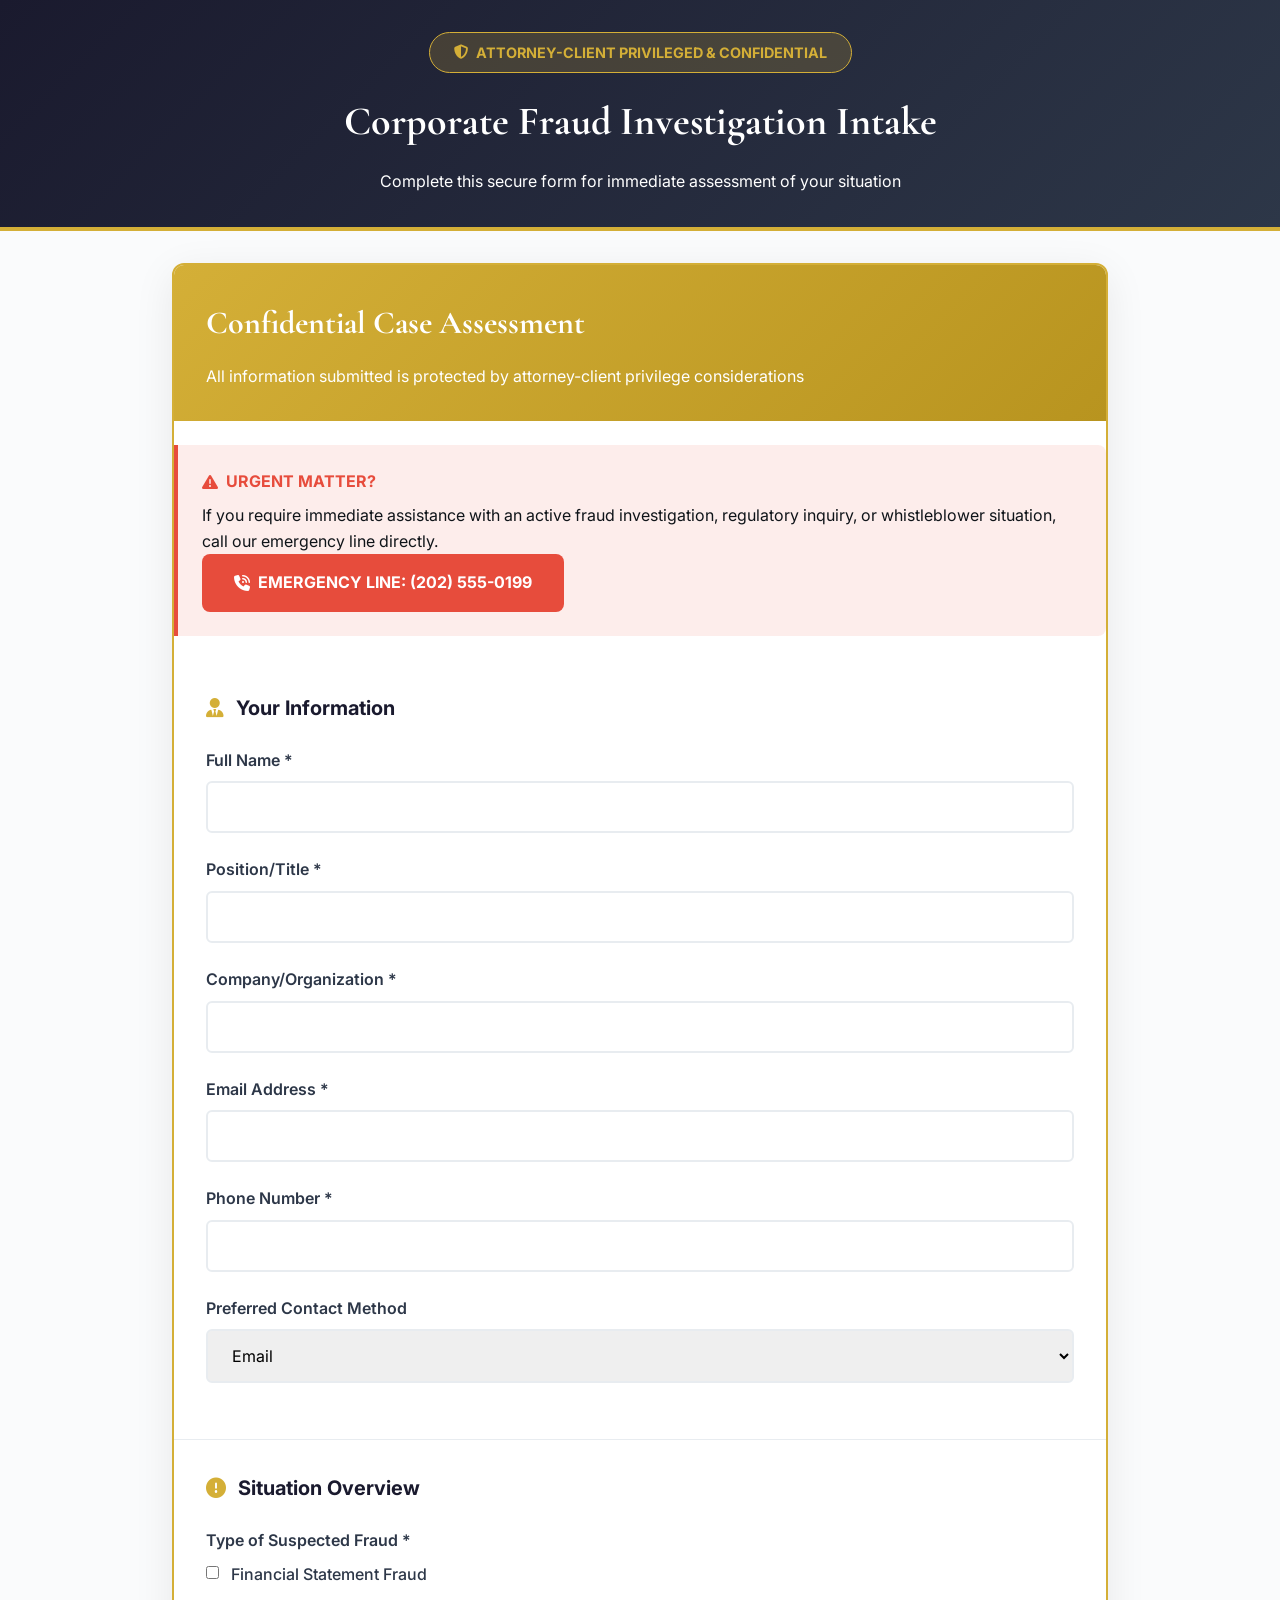
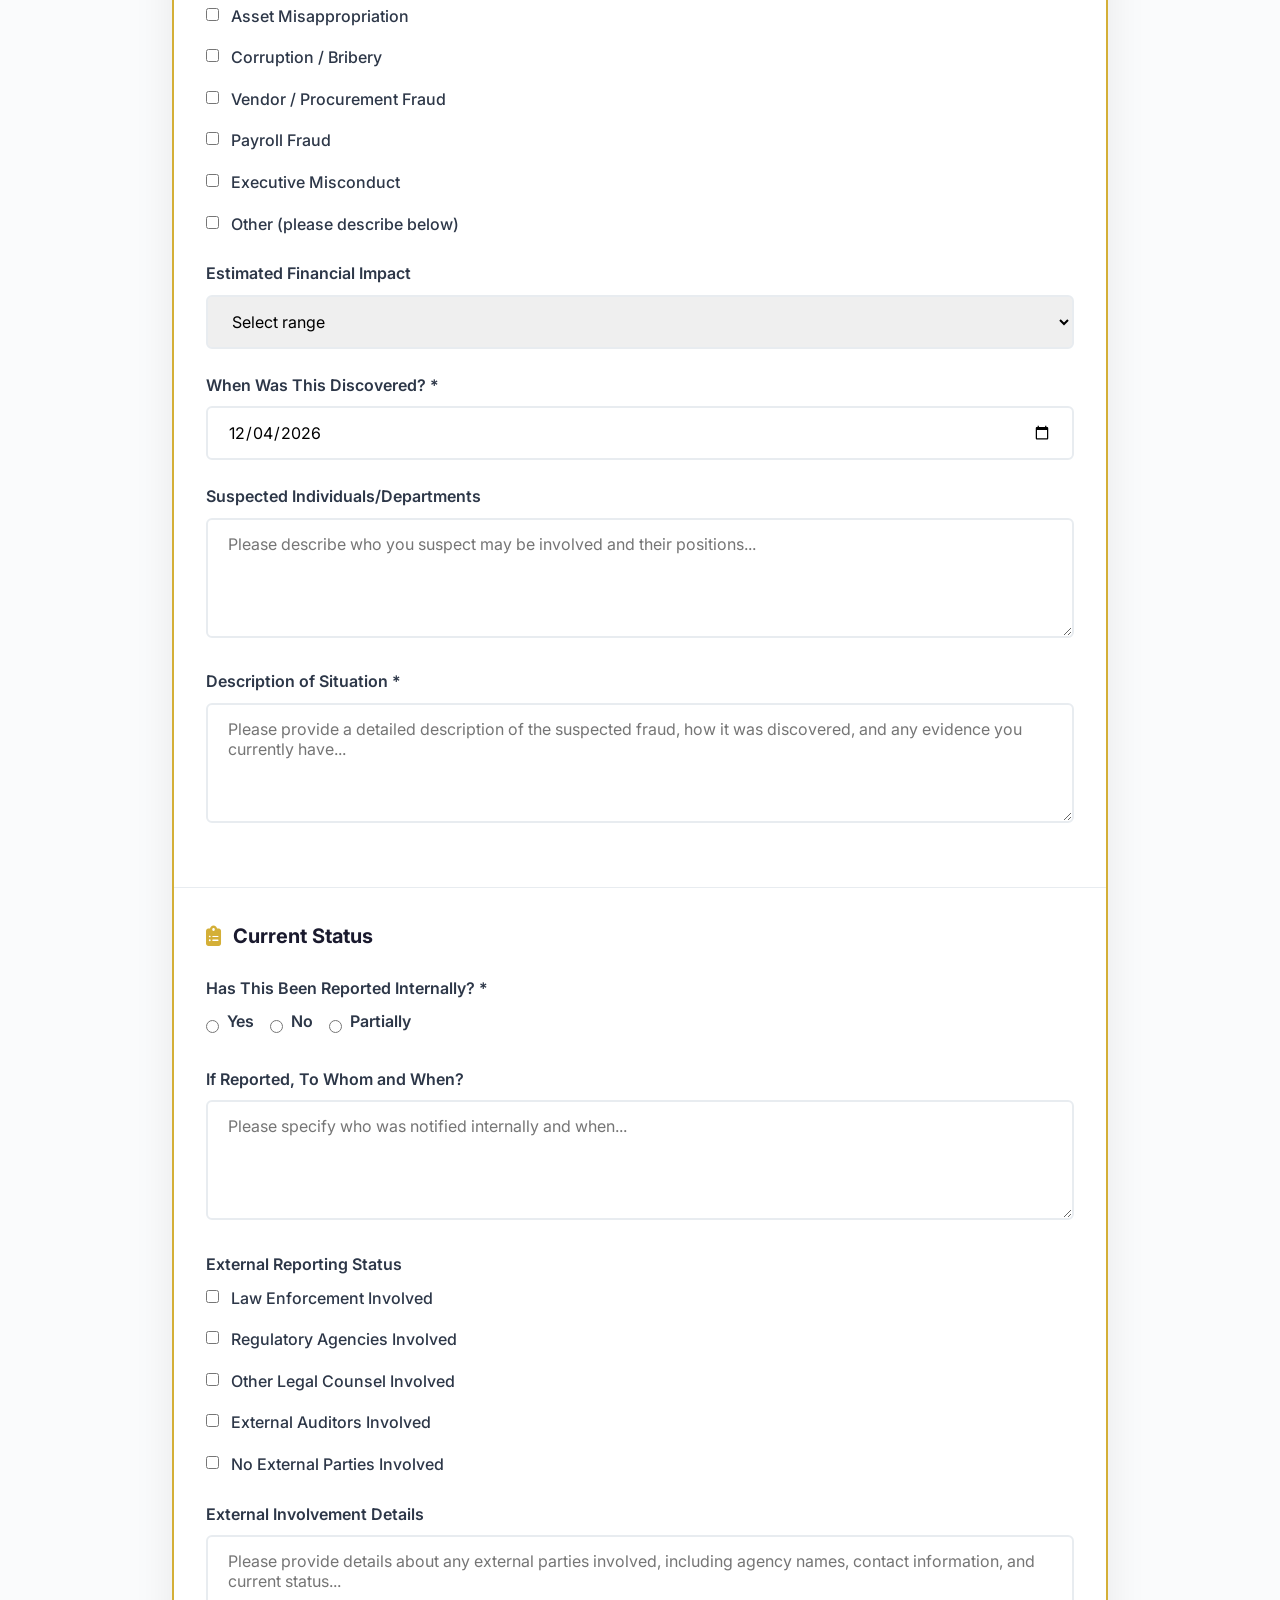
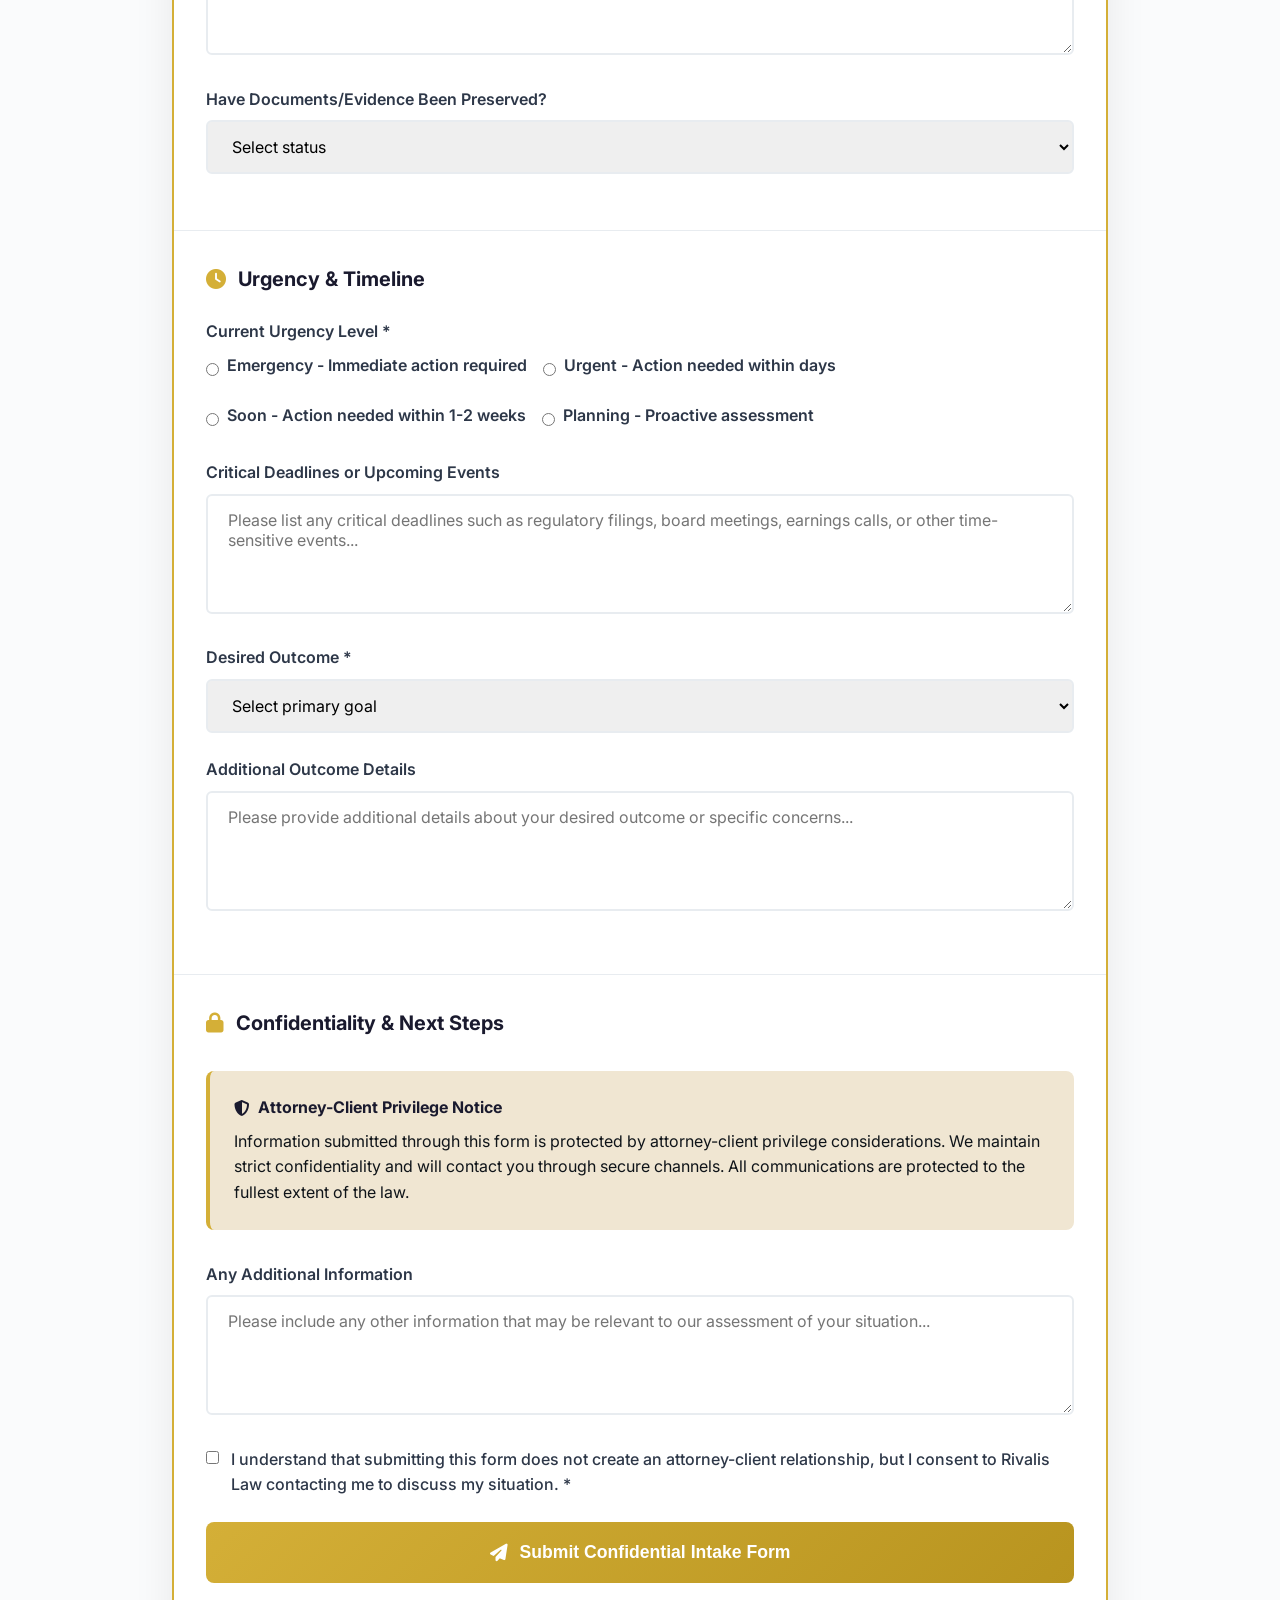
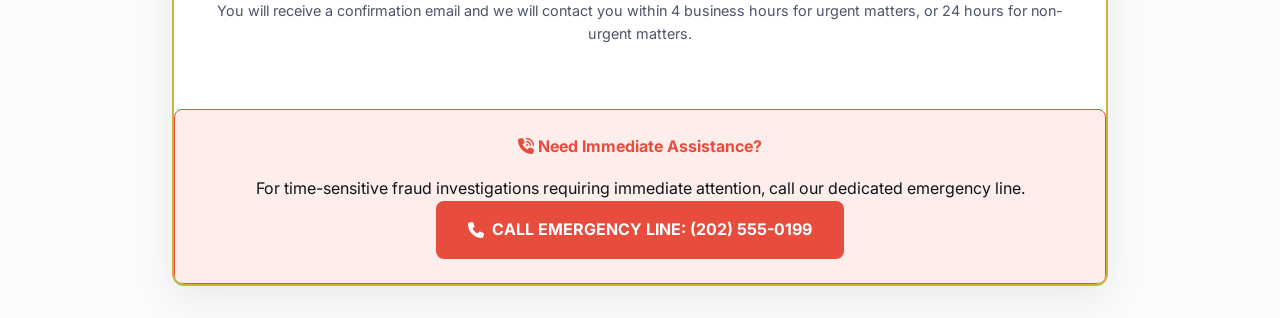
<file: Corporate fraud intake.html>
<!DOCTYPE html>
<html lang="en">
<head>
    <meta charset="UTF-8">
    <meta name="viewport" content="width=device-width, initial-scale=1.0">
    <title>Confidential Fraud Investigation Intake | Rivalis Law</title>
    <link href="https://cdnjs.cloudflare.com/ajax/libs/font-awesome/6.4.0/css/all.min.css" rel="stylesheet">
    <link href="https://fonts.googleapis.com/css2?family=Inter:wght@300;400;500;600;700;800;900&family=Cormorant+Garamond:wght@500;600;700&display=swap" rel="stylesheet">
    <style>
        * {
            margin: 0;
            padding: 0;
            box-sizing: border-box;
        }

        :root {
            --primary: #1a1a2e;
            --accent: #d4af37;
            --accent-dark: #b8941f;
            --accent-light: #f0e6d2;
            --white: #ffffff;
            --gray-50: #fafbfc;
            --gray-100: #f4f6f8;
            --gray-200: #e8ecf0;
            --gray-600: #4a5568;
            --gray-700: #2d3748;
            --gray-900: #0f1419;
            --danger: #e74c3c;
        }

        body {
            font-family: 'Inter', sans-serif;
            color: var(--gray-900);
            line-height: 1.6;
            -webkit-font-smoothing: antialiased;
            background: var(--gray-50);
        }

        .confidential-header {
            background: linear-gradient(135deg, var(--primary) 0%, #2d3748 100%);
            color: white;
            padding: 2rem;
            text-align: center;
            border-bottom: 4px solid var(--accent);
        }

        .confidential-header h1 {
            font-family: 'Cormorant Garamond', serif;
            font-size: 2.5rem;
            margin-bottom: 1rem;
        }

        .confidential-badge {
            display: inline-flex;
            align-items: center;
            gap: 0.5rem;
            background: rgba(212, 175, 55, 0.2);
            border: 1px solid var(--accent);
            padding: 0.5rem 1.5rem;
            border-radius: 50px;
            font-size: 0.9rem;
            font-weight: 700;
            margin-bottom: 1rem;
            color: var(--accent);
        }

        .container {
            max-width: 1000px;
            margin: 0 auto;
            padding: 2rem;
        }

        .form-container {
            background: white;
            border-radius: 12px;
            box-shadow: 0 10px 40px rgba(0, 0, 0, 0.08);
            overflow: hidden;
            border: 2px solid var(--accent);
        }

        .form-header {
            background: linear-gradient(135deg, var(--accent) 0%, var(--accent-dark) 100%);
            color: white;
            padding: 2rem;
        }

        .form-header h2 {
            font-family: 'Cormorant Garamond', serif;
            font-size: 2rem;
            margin-bottom: 1rem;
        }

        .urgency-notice {
            background: rgba(231, 76, 60, 0.1);
            border-left: 4px solid var(--danger);
            padding: 1.5rem;
            margin: 1.5rem 0;
            border-radius: 0 8px 8px 0;
        }

        .urgency-notice h4 {
            color: var(--danger);
            margin-bottom: 0.5rem;
            display: flex;
            align-items: center;
            gap: 0.5rem;
        }

        .form-section {
            padding: 2rem;
            border-bottom: 1px solid var(--gray-200);
        }

        .form-section:last-child {
            border-bottom: none;
        }

        .section-title {
            font-size: 1.25rem;
            font-weight: 700;
            color: var(--primary);
            margin-bottom: 1.5rem;
            display: flex;
            align-items: center;
            gap: 0.75rem;
        }

        .section-title i {
            color: var(--accent);
        }

        .form-group {
            margin-bottom: 1.5rem;
        }

        .form-group label {
            display: block;
            font-weight: 600;
            color: var(--gray-700);
            margin-bottom: 0.5rem;
        }

        .form-group input,
        .form-group select,
        .form-group textarea {
            width: 100%;
            padding: 0.875rem 1.25rem;
            border: 2px solid var(--gray-200);
            border-radius: 6px;
            font-size: 1rem;
            font-family: 'Inter', sans-serif;
            transition: all 0.3s;
        }

        .form-group input:focus,
        .form-group select:focus,
        .form-group textarea:focus {
            outline: none;
            border-color: var(--accent);
            box-shadow: 0 0 0 3px rgba(212, 175, 55, 0.1);
        }

        .form-group textarea {
            min-height: 120px;
            resize: vertical;
        }

        .checkbox-group {
            display: flex;
            flex-direction: column;
            gap: 1rem;
        }

        .checkbox-item {
            display: flex;
            align-items: flex-start;
            gap: 0.75rem;
        }

        .checkbox-item input {
            width: auto;
            margin-top: 0.25rem;
        }

        .checkbox-item label {
            font-weight: 500;
            margin-bottom: 0;
        }

        .radio-group {
            display: flex;
            flex-wrap: wrap;
            gap: 1rem;
        }

        .radio-item {
            display: flex;
            align-items: center;
            gap: 0.5rem;
        }

        .radio-item input {
            width: auto;
        }

        .form-note {
            font-size: 0.9rem;
            color: var(--gray-600);
            margin-top: 0.5rem;
        }

        .privacy-notice {
            background: var(--accent-light);
            padding: 1.5rem;
            border-radius: 8px;
            margin: 2rem 0;
            border-left: 4px solid var(--accent);
        }

        .privacy-notice h4 {
            color: var(--primary);
            margin-bottom: 0.5rem;
            display: flex;
            align-items: center;
            gap: 0.5rem;
        }

        .submit-btn {
            width: 100%;
            padding: 1.25rem 2rem;
            background: linear-gradient(135deg, var(--accent) 0%, var(--accent-dark) 100%);
            color: white;
            border: none;
            border-radius: 8px;
            font-size: 1.1rem;
            font-weight: 700;
            cursor: pointer;
            display: flex;
            align-items: center;
            justify-content: center;
            gap: 0.75rem;
            transition: all 0.3s;
        }

        .submit-btn:hover {
            transform: translateY(-2px);
            box-shadow: 0 8px 24px rgba(212, 175, 55, 0.4);
        }

        .emergency-contact {
            text-align: center;
            margin-top: 2rem;
            padding: 1.5rem;
            background: rgba(231, 76, 60, 0.1);
            border-radius: 8px;
            border: 1px solid var(--danger);
        }

        .emergency-contact h4 {
            color: var(--danger);
            margin-bottom: 1rem;
        }

        .emergency-btn {
            display: inline-flex;
            align-items: center;
            gap: 0.5rem;
            background: var(--danger);
            color: white;
            padding: 1rem 2rem;
            border-radius: 8px;
            text-decoration: none;
            font-weight: 700;
            transition: all 0.3s;
        }

        .emergency-btn:hover {
            transform: translateY(-2px);
            box-shadow: 0 6px 20px rgba(231, 76, 60, 0.4);
        }

        @media (max-width: 768px) {
            .container {
                padding: 1rem;
            }
            
            .confidential-header h1 {
                font-size: 2rem;
            }
            
            .form-header h2 {
                font-size: 1.75rem;
            }
            
            .radio-group {
                flex-direction: column;
                align-items: flex-start;
            }
        }
    </style>
</head>
<body>
    <div class="confidential-header">
        <div class="confidential-badge">
            <i class="fas fa-shield-alt"></i>
            ATTORNEY-CLIENT PRIVILEGED & CONFIDENTIAL
        </div>
        <h1>Corporate Fraud Investigation Intake</h1>
        <p>Complete this secure form for immediate assessment of your situation</p>
    </div>

    <div class="container">
        <div class="form-container">
            <div class="form-header">
                <h2>Confidential Case Assessment</h2>
                <p>All information submitted is protected by attorney-client privilege considerations</p>
            </div>

            <div class="urgency-notice">
                <h4><i class="fas fa-exclamation-triangle"></i> URGENT MATTER?</h4>
                <p>If you require immediate assistance with an active fraud investigation, regulatory inquiry, or whistleblower situation, call our emergency line directly.</p>
                <a href="tel:+1-202-555-0199" class="emergency-btn">
                    <i class="fas fa-phone-volume"></i>
                    EMERGENCY LINE: (202) 555-0199
                </a>
            </div>

            <form id="fraudIntakeForm">
                <!-- Contact Information -->
                <div class="form-section">
                    <h3 class="section-title"><i class="fas fa-user-tie"></i> Your Information</h3>
                    
                    <div class="form-group">
                        <label for="fullName">Full Name *</label>
                        <input type="text" id="fullName" name="fullName" required>
                    </div>
                    
                    <div class="form-group">
                        <label for="position">Position/Title *</label>
                        <input type="text" id="position" name="position" required>
                    </div>
                    
                    <div class="form-group">
                        <label for="company">Company/Organization *</label>
                        <input type="text" id="company" name="company" required>
                    </div>
                    
                    <div class="form-group">
                        <label for="email">Email Address *</label>
                        <input type="email" id="email" name="email" required>
                    </div>
                    
                    <div class="form-group">
                        <label for="phone">Phone Number *</label>
                        <input type="tel" id="phone" name="phone" required>
                    </div>
                    
                    <div class="form-group">
                        <label for="preferredContact">Preferred Contact Method</label>
                        <select id="preferredContact" name="preferredContact">
                            <option value="email">Email</option>
                            <option value="phone">Phone Call</option>
                            <option value="text">Text Message</option>
                            <option value="secure">Secure Portal</option>
                        </select>
                    </div>
                </div>

                <!-- Situation Overview -->
                <div class="form-section">
                    <h3 class="section-title"><i class="fas fa-exclamation-circle"></i> Situation Overview</h3>
                    
                    <div class="form-group">
                        <label>Type of Suspected Fraud *</label>
                        <div class="checkbox-group">
                            <div class="checkbox-item">
                                <input type="checkbox" id="financialStatement" name="fraudType" value="financialStatement">
                                <label for="financialStatement">Financial Statement Fraud</label>
                            </div>
                            <div class="checkbox-item">
                                <input type="checkbox" id="assetMisappropriation" name="fraudType" value="assetMisappropriation">
                                <label for="assetMisappropriation">Asset Misappropriation</label>
                            </div>
                            <div class="checkbox-item">
                                <input type="checkbox" id="corruption" name="fraudType" value="corruption">
                                <label for="corruption">Corruption / Bribery</label>
                            </div>
                            <div class="checkbox-item">
                                <input type="checkbox" id="vendorFraud" name="fraudType" value="vendorFraud">
                                <label for="vendorFraud">Vendor / Procurement Fraud</label>
                            </div>
                            <div class="checkbox-item">
                                <input type="checkbox" id="payrollFraud" name="fraudType" value="payrollFraud">
                                <label for="payrollFraud">Payroll Fraud</label>
                            </div>
                            <div class="checkbox-item">
                                <input type="checkbox" id="executiveMisconduct" name="fraudType" value="executiveMisconduct">
                                <label for="executiveMisconduct">Executive Misconduct</label>
                            </div>
                            <div class="checkbox-item">
                                <input type="checkbox" id="otherFraud" name="fraudType" value="other">
                                <label for="otherFraud">Other (please describe below)</label>
                            </div>
                        </div>
                    </div>
                    
                    <div class="form-group">
                        <label for="suspectedAmount">Estimated Financial Impact</label>
                        <select id="suspectedAmount" name="suspectedAmount">
                            <option value="">Select range</option>
                            <option value="under50k">Under $50,000</option>
                            <option value="50k-250k">$50,000 - $250,000</option>
                            <option value="250k-1m">$250,000 - $1 Million</option>
                            <option value="1m-5m">$1 Million - $5 Million</option>
                            <option value="over5m">Over $5 Million</option>
                            <option value="unknown">Unknown at this time</option>
                        </select>
                    </div>
                    
                    <div class="form-group">
                        <label for="discoveryDate">When Was This Discovered? *</label>
                        <input type="date" id="discoveryDate" name="discoveryDate" required>
                    </div>
                    
                    <div class="form-group">
                        <label for="suspectedIndividuals">Suspected Individuals/Departments</label>
                        <textarea id="suspectedIndividuals" name="suspectedIndividuals" placeholder="Please describe who you suspect may be involved and their positions..."></textarea>
                    </div>
                    
                    <div class="form-group">
                        <label for="situationDescription">Description of Situation *</label>
                        <textarea id="situationDescription" name="situationDescription" required placeholder="Please provide a detailed description of the suspected fraud, how it was discovered, and any evidence you currently have..."></textarea>
                    </div>
                </div>

                <!-- Current Status -->
                <div class="form-section">
                    <h3 class="section-title"><i class="fas fa-clipboard-list"></i> Current Status</h3>
                    
                    <div class="form-group">
                        <label>Has This Been Reported Internally? *</label>
                        <div class="radio-group">
                            <div class="radio-item">
                                <input type="radio" id="reportedYes" name="reportedInternally" value="yes" required>
                                <label for="reportedYes">Yes</label>
                            </div>
                            <div class="radio-item">
                                <input type="radio" id="reportedNo" name="reportedInternally" value="no">
                                <label for="reportedNo">No</label>
                            </div>
                            <div class="radio-item">
                                <input type="radio" id="reportedPartial" name="reportedInternally" value="partial">
                                <label for="reportedPartial">Partially</label>
                            </div>
                        </div>
                    </div>
                    
                    <div class="form-group">
                        <label for="internalReportingDetails">If Reported, To Whom and When?</label>
                        <textarea id="internalReportingDetails" name="internalReportingDetails" placeholder="Please specify who was notified internally and when..."></textarea>
                    </div>
                    
                    <div class="form-group">
                        <label>External Reporting Status</label>
                        <div class="checkbox-group">
                            <div class="checkbox-item">
                                <input type="checkbox" id="lawEnforcement" name="externalReporting" value="lawEnforcement">
                                <label for="lawEnforcement">Law Enforcement Involved</label>
                            </div>
                            <div class="checkbox-item">
                                <input type="checkbox" id="regulatory" name="externalReporting" value="regulatory">
                                <label for="regulatory">Regulatory Agencies Involved</label>
                            </div>
                            <div class="checkbox-item">
                                <input type="checkbox" id="externalCounsel" name="externalReporting" value="externalCounsel">
                                <label for="externalCounsel">Other Legal Counsel Involved</label>
                            </div>
                            <div class="checkbox-item">
                                <input type="checkbox" id="auditors" name="externalReporting" value="auditors">
                                <label for="auditors">External Auditors Involved</label>
                            </div>
                            <div class="checkbox-item">
                                <input type="checkbox" id="noneExternal" name="externalReporting" value="none">
                                <label for="noneExternal">No External Parties Involved</label>
                            </div>
                        </div>
                    </div>
                    
                    <div class="form-group">
                        <label for="externalDetails">External Involvement Details</label>
                        <textarea id="externalDetails" name="externalDetails" placeholder="Please provide details about any external parties involved, including agency names, contact information, and current status..."></textarea>
                    </div>
                    
                    <div class="form-group">
                        <label for="documentsPreserved">Have Documents/Evidence Been Preserved?</label>
                        <select id="documentsPreserved" name="documentsPreserved">
                            <option value="">Select status</option>
                            <option value="fully">Fully Preserved</option>
                            <option value="partially">Partially Preserved</option>
                            <option value="planned">Preservation Planned</option>
                            <option value="notYet">Not Yet Preserved</option>
                            <option value="unknown">Unknown</option>
                        </select>
                    </div>
                </div>

                <!-- Urgency & Timeline -->
                <div class="form-section">
                    <h3 class="section-title"><i class="fas fa-clock"></i> Urgency & Timeline</h3>
                    
                    <div class="form-group">
                        <label>Current Urgency Level *</label>
                        <div class="radio-group">
                            <div class="radio-item">
                                <input type="radio" id="emergency" name="urgency" value="emergency" required>
                                <label for="emergency">Emergency - Immediate action required</label>
                            </div>
                            <div class="radio-item">
                                <input type="radio" id="urgent" name="urgency" value="urgent">
                                <label for="urgent">Urgent - Action needed within days</label>
                            </div>
                            <div class="radio-item">
                                <input type="radio" id="soon" name="urgency" value="soon">
                                <label for="soon">Soon - Action needed within 1-2 weeks</label>
                            </div>
                            <div class="radio-item">
                                <input type="radio" id="planning" name="urgency" value="planning">
                                <label for="planning">Planning - Proactive assessment</label>
                            </div>
                        </div>
                    </div>
                    
                    <div class="form-group">
                        <label for="criticalDeadlines">Critical Deadlines or Upcoming Events</label>
                        <textarea id="criticalDeadlines" name="criticalDeadlines" placeholder="Please list any critical deadlines such as regulatory filings, board meetings, earnings calls, or other time-sensitive events..."></textarea>
                    </div>
                    
                    <div class="form-group">
                        <label for="desiredOutcome">Desired Outcome *</label>
                        <select id="desiredOutcome" name="desiredOutcome" required>
                            <option value="">Select primary goal</option>
                            <option value="investigation">Internal Investigation Only</option>
                            <option value="remediation">Investigation & Remediation</option>
                            <option value="regulatoryResponse">Regulatory Response Preparation</option>
                            <option value="legalAction">Prepare for Legal Action</option>
                            <option value="complianceReview">Compliance Program Review</option>
                            <option value="otherOutcome">Other (please specify below)</option>
                        </select>
                    </div>
                    
                    <div class="form-group">
                        <label for="outcomeDetails">Additional Outcome Details</label>
                        <textarea id="outcomeDetails" name="outcomeDetails" placeholder="Please provide additional details about your desired outcome or specific concerns..."></textarea>
                    </div>
                </div>

                <!-- Confidentiality & Next Steps -->
                <div class="form-section">
                    <h3 class="section-title"><i class="fas fa-lock"></i> Confidentiality & Next Steps</h3>
                    
                    <div class="privacy-notice">
                        <h4><i class="fas fa-shield-alt"></i> Attorney-Client Privilege Notice</h4>
                        <p>Information submitted through this form is protected by attorney-client privilege considerations. We maintain strict confidentiality and will contact you through secure channels. All communications are protected to the fullest extent of the law.</p>
                    </div>
                    
                    <div class="form-group">
                        <label for="additionalInfo">Any Additional Information</label>
                        <textarea id="additionalInfo" name="additionalInfo" placeholder="Please include any other information that may be relevant to our assessment of your situation..."></textarea>
                    </div>
                    
                    <div class="form-group">
                        <div class="checkbox-item">
                            <input type="checkbox" id="consent" name="consent" required>
                            <label for="consent">I understand that submitting this form does not create an attorney-client relationship, but I consent to Rivalis Law contacting me to discuss my situation. *</label>
                        </div>
                    </div>
                    
                    <button type="submit" class="submit-btn">
                        <i class="fas fa-paper-plane"></i>
                        Submit Confidential Intake Form
                    </button>
                    
                    <p class="form-note" style="text-align: center; margin-top: 1rem;">
                        You will receive a confirmation email and we will contact you within 4 business hours for urgent matters, or 24 hours for non-urgent matters.
                    </p>
                </div>
            </form>
            
            <div class="emergency-contact">
                <h4><i class="fas fa-phone-volume"></i> Need Immediate Assistance?</h4>
                <p>For time-sensitive fraud investigations requiring immediate attention, call our dedicated emergency line.</p>
                <a href="tel:+1-202-555-0199" class="emergency-btn">
                    <i class="fas fa-phone"></i>
                    CALL EMERGENCY LINE: (202) 555-0199
                </a>
            </div>
        </div>
    </div>

    <script>
        document.getElementById('fraudIntakeForm').addEventListener('submit', function(e) {
            e.preventDefault();
            
            // In a real implementation, this would send data to a secure server
            alert('Thank you for submitting your confidential intake form. We will contact you within the specified timeframe.\n\nFor urgent matters, please call (202) 555-0199 immediately.');
            
            // Reset form
            this.reset();
        });

        // Set today's date as default for discovery date
        document.getElementById('discoveryDate').valueAsDate = new Date();
    </script>
</body>
</html>
</file>
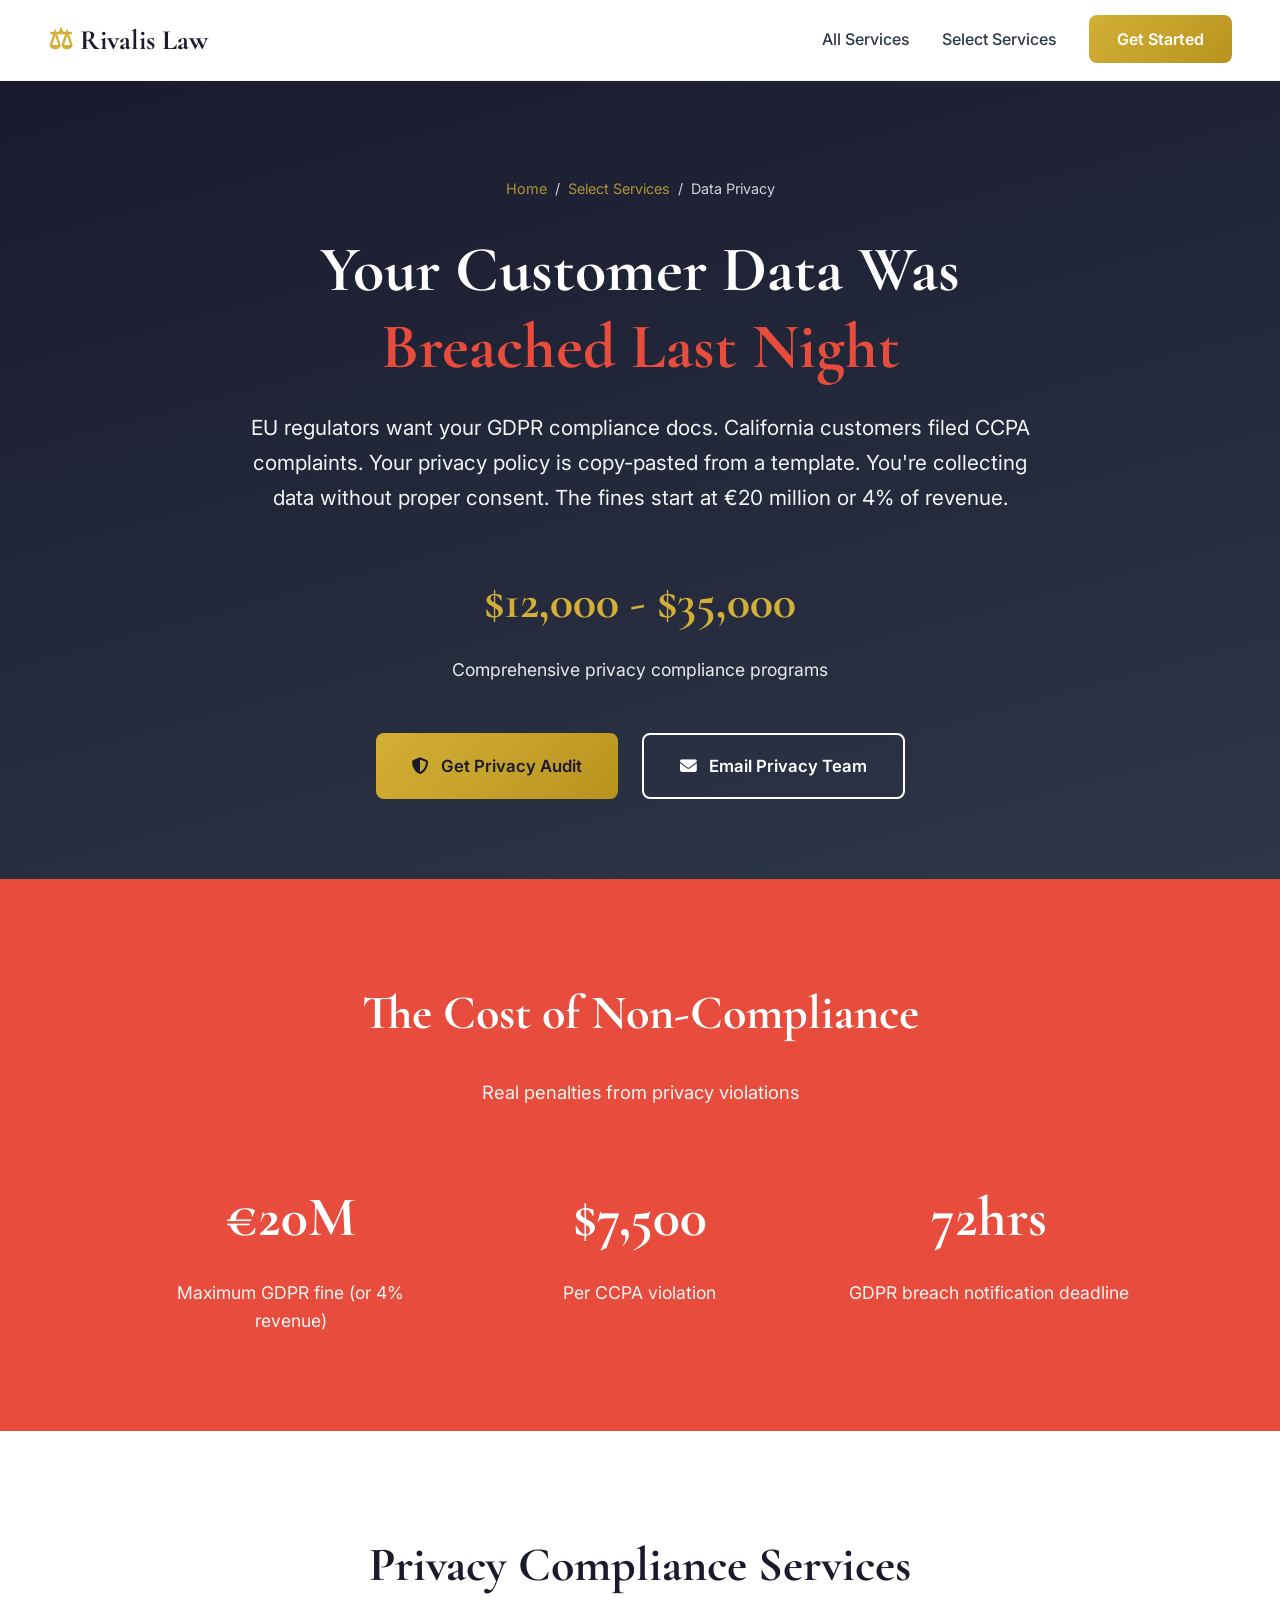
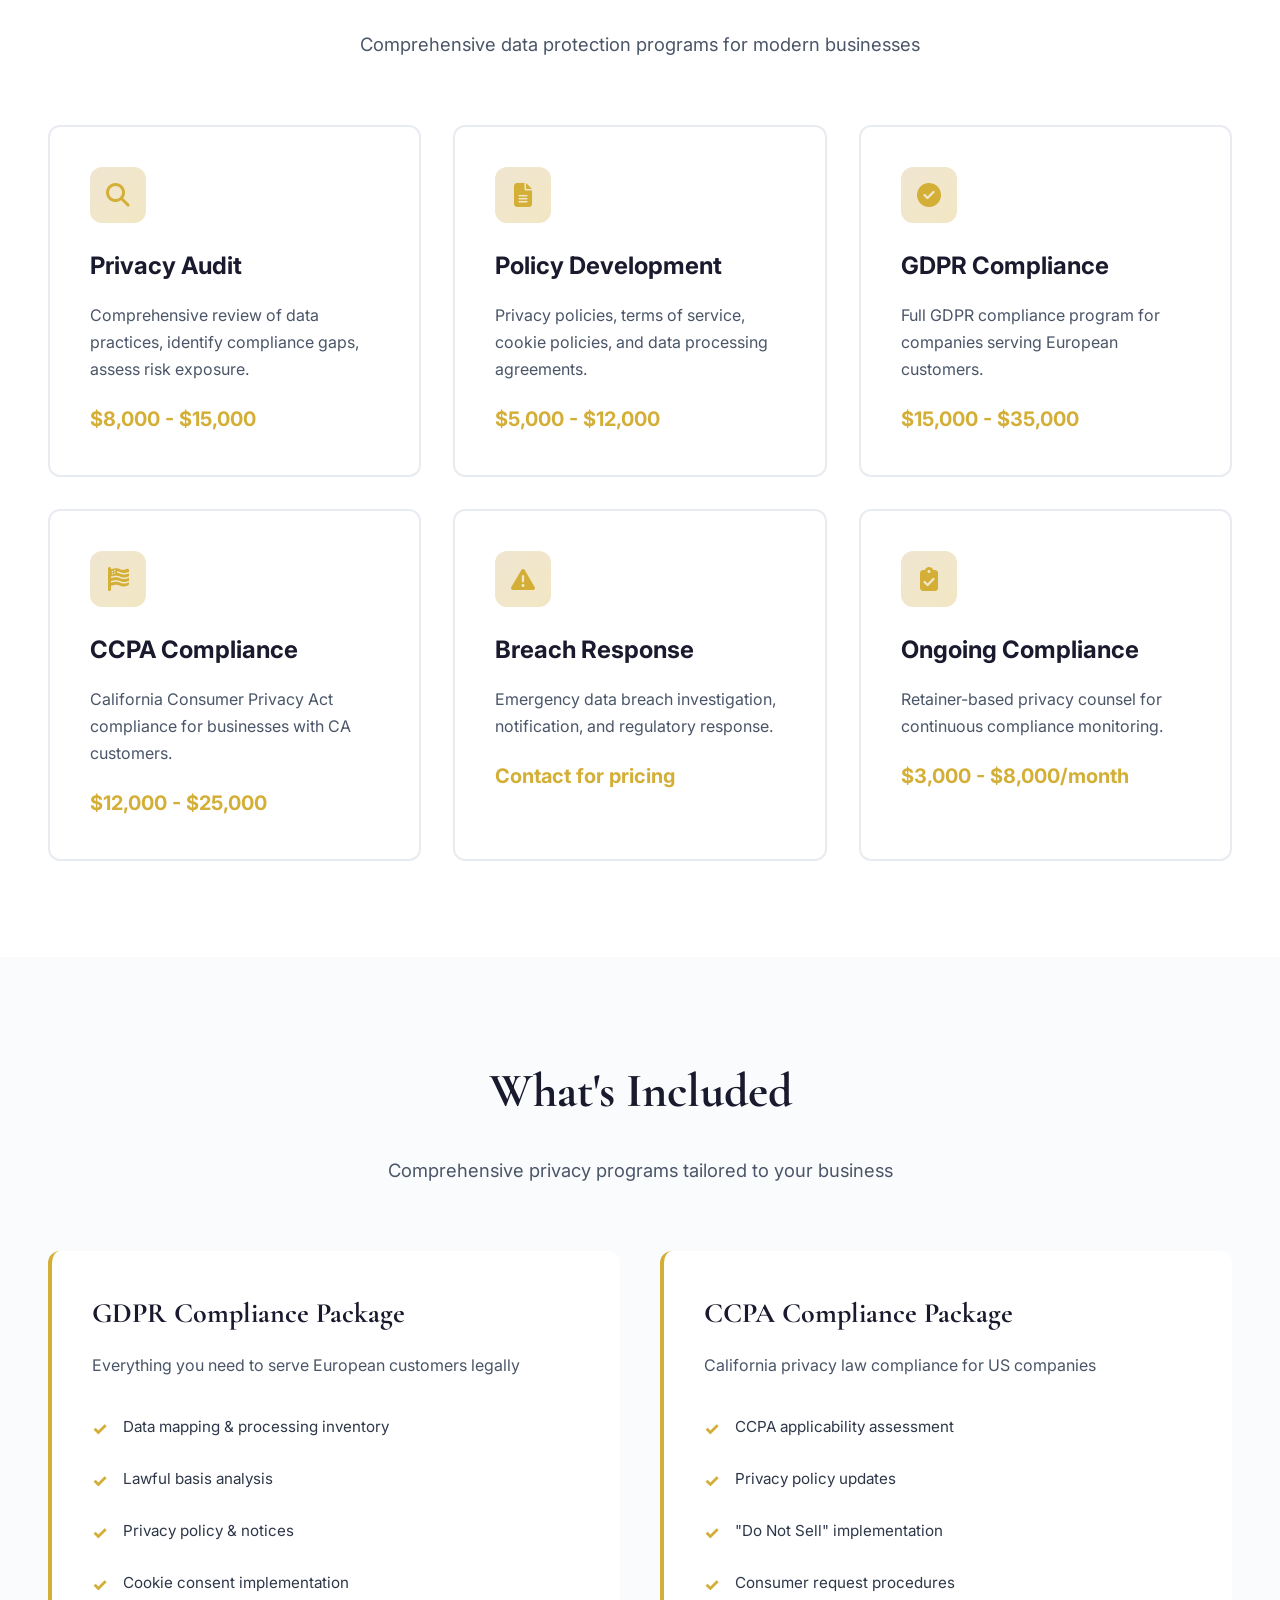
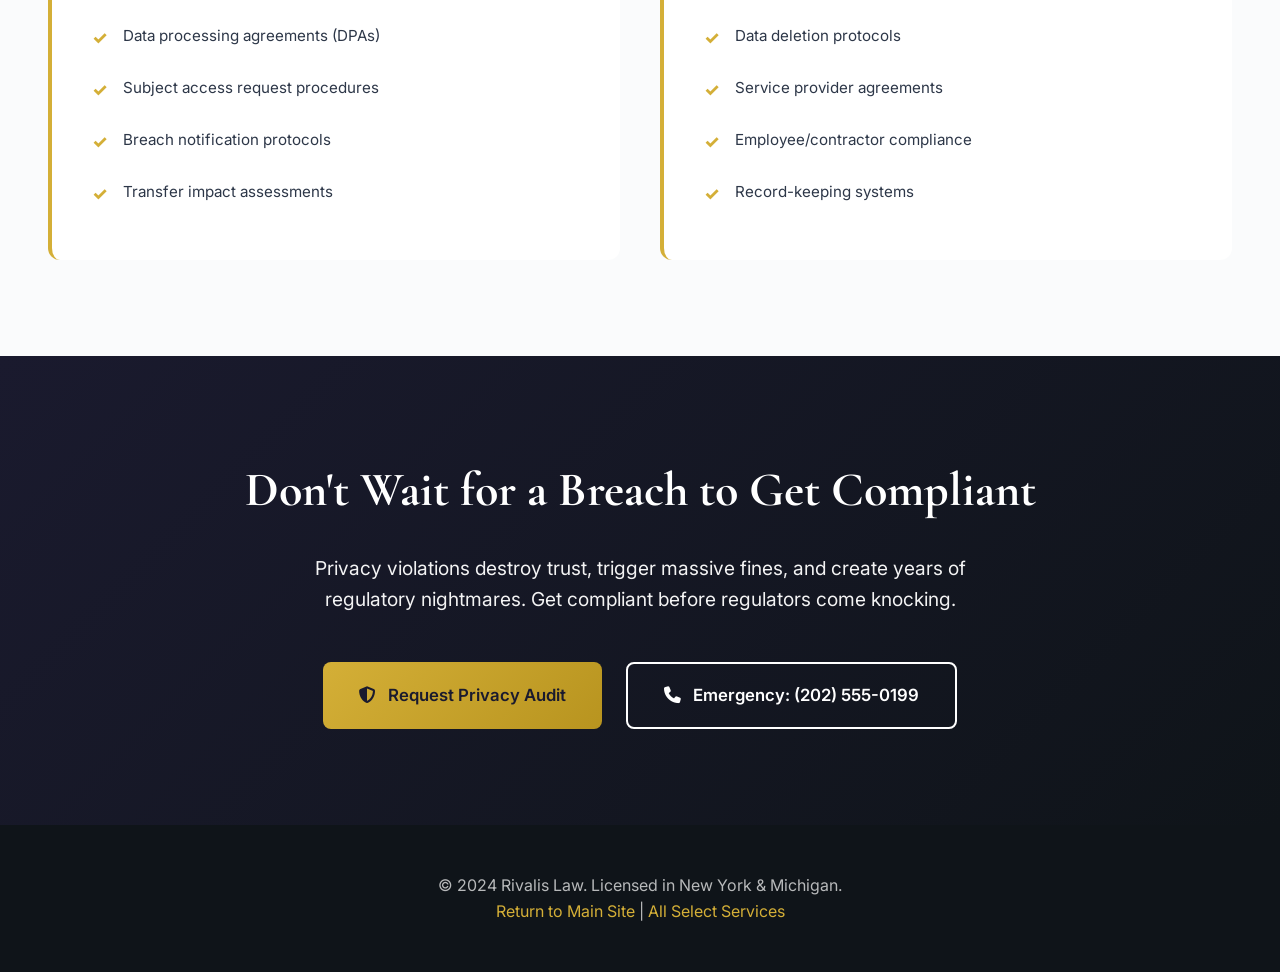
<file: Data Privacy-page.html>
<!DOCTYPE html>
<html lang="en">
<head>
    <meta charset="UTF-8">
    <meta name="viewport" content="width=device-width, initial-scale=1.0">
    <title>Data Privacy & GDPR/CCPA Compliance | Rivalis Law</title>
    <meta name="description" content="GDPR, CCPA, and privacy policy compliance for companies handling customer data. Privacy audits, policy development, breach response. $12K-$35K.">
    <link href="https://cdnjs.cloudflare.com/ajax/libs/font-awesome/6.4.0/css/all.min.css" rel="stylesheet">
    <link href="https://fonts.googleapis.com/css2?family=Inter:wght@300;400;500;600;700;800;900&family=Cormorant+Garamond:wght@500;600;700&display=swap" rel="stylesheet">
    <style>
        * {
            margin: 0;
            padding: 0;
            box-sizing: border-box;
        }

        :root {
            --primary: #1a1a2e;
            --accent: #d4af37;
            --accent-dark: #b8941f;
            --accent-light: #f0e6d2;
            --white: #ffffff;
            --gray-50: #fafbfc;
            --gray-200: #e8ecf0;
            --gray-600: #4a5568;
            --gray-700: #2d3748;
            --gray-900: #0f1419;
            --danger: #e74c3c;
        }

        body {
            font-family: 'Inter', sans-serif;
            color: var(--gray-900);
            line-height: 1.6;
            -webkit-font-smoothing: antialiased;
        }

        .nav {
            position: sticky;
            top: 0;
            background: rgba(255, 255, 255, 0.95);
            backdrop-filter: blur(20px);
            border-bottom: 1px solid rgba(212, 175, 55, 0.15);
            z-index: 999;
        }

        .nav-container {
            max-width: 1400px;
            margin: 0 auto;
            padding: 0 3rem;
            display: flex;
            justify-content: space-between;
            align-items: center;
            height: 80px;
        }

        .nav-logo {
            font-family: 'Cormorant Garamond', serif;
            font-size: 1.75rem;
            font-weight: 700;
            color: var(--primary);
            text-decoration: none;
        }

        .nav-logo::before {
            content: '⚖ ';
            color: var(--accent);
        }

        .nav-menu {
            display: flex;
            gap: 2rem;
            list-style: none;
            align-items: center;
        }

        .nav-link {
            color: var(--gray-700);
            text-decoration: none;
            font-weight: 500;
        }

        .nav-cta {
            background: linear-gradient(135deg, var(--accent) 0%, var(--accent-dark) 100%);
            color: var(--white);
            padding: 0.875rem 1.75rem;
            border-radius: 8px;
            text-decoration: none;
            font-weight: 600;
        }

        .hero {
            background: linear-gradient(165deg, #1a1a2e 0%, #2d3748 100%);
            color: white;
            padding: 6rem 3rem 5rem;
        }

        .hero-container {
            max-width: 1200px;
            margin: 0 auto;
            text-align: center;
        }

        .breadcrumb {
            display: flex;
            gap: 0.5rem;
            margin-bottom: 2rem;
            font-size: 0.9rem;
            opacity: 0.8;
            justify-content: center;
        }

        .breadcrumb a {
            color: var(--accent);
            text-decoration: none;
        }

        .hero h1 {
            font-family: 'Cormorant Garamond', serif;
            font-size: 4rem;
            font-weight: 700;
            line-height: 1.2;
            margin-bottom: 1.5rem;
        }

        .hero h1 .highlight {
            color: var(--danger);
        }

        .hero-subtitle {
            font-size: 1.3rem;
            line-height: 1.7;
            margin-bottom: 3rem;
            opacity: 0.95;
            max-width: 800px;
            margin-left: auto;
            margin-right: auto;
        }

        .price-hero {
            font-size: 3rem;
            font-weight: 800;
            color: var(--accent);
            font-family: 'Cormorant Garamond', serif;
            margin-bottom: 1rem;
        }

        .price-note {
            font-size: 1.1rem;
            opacity: 0.9;
            margin-bottom: 3rem;
        }

        .cta-group {
            display: flex;
            gap: 1.5rem;
            flex-wrap: wrap;
            justify-content: center;
        }

        .btn {
            padding: 1.125rem 2.25rem;
            border-radius: 8px;
            text-decoration: none;
            font-weight: 600;
            font-size: 1.05rem;
            transition: all 0.3s;
            display: inline-flex;
            align-items: center;
            gap: 0.75rem;
        }

        .btn-primary {
            background: linear-gradient(135deg, var(--accent) 0%, var(--accent-dark) 100%);
            color: var(--primary);
        }

        .btn-primary:hover {
            transform: translateY(-3px);
            box-shadow: 0 12px 32px rgba(212, 175, 55, 0.4);
        }

        .btn-secondary {
            background: transparent;
            border: 2px solid white;
            color: white;
        }

        .section {
            padding: 6rem 3rem;
        }

        .section-container {
            max-width: 1200px;
            margin: 0 auto;
        }

        .section-header {
            text-align: center;
            max-width: 800px;
            margin: 0 auto 4rem;
        }

        .section-title {
            font-family: 'Cormorant Garamond', serif;
            font-size: 3rem;
            font-weight: 700;
            color: var(--primary);
            margin-bottom: 1.5rem;
        }

        .section-subtitle {
            font-size: 1.15rem;
            color: var(--gray-600);
            line-height: 1.8;
        }

        .services-grid {
            display: grid;
            grid-template-columns: repeat(3, 1fr);
            gap: 2rem;
        }

        .service-card {
            background: white;
            border: 2px solid var(--gray-200);
            border-radius: 12px;
            padding: 2.5rem;
            transition: all 0.3s;
        }

        .service-card:hover {
            border-color: var(--accent);
            transform: translateY(-5px);
            box-shadow: 0 12px 40px rgba(0, 0, 0, 0.1);
        }

        .service-icon {
            width: 56px;
            height: 56px;
            background: linear-gradient(135deg, var(--accent-light) 0%, rgba(212, 175, 55, 0.3) 100%);
            border-radius: 12px;
            display: flex;
            align-items: center;
            justify-content: center;
            margin-bottom: 1.5rem;
        }

        .service-icon i {
            font-size: 1.5rem;
            color: var(--accent);
        }

        .service-card h3 {
            font-size: 1.5rem;
            font-weight: 700;
            color: var(--primary);
            margin-bottom: 1rem;
        }

        .service-card p {
            color: var(--gray-600);
            line-height: 1.7;
            margin-bottom: 1.25rem;
        }

        .service-price {
            font-size: 1.25rem;
            font-weight: 700;
            color: var(--accent);
        }

        .penalties {
            background: var(--danger);
            color: white;
        }

        .penalty-stats {
            display: grid;
            grid-template-columns: repeat(3, 1fr);
            gap: 3rem;
            max-width: 1000px;
            margin: 0 auto;
        }

        .penalty-stat {
            text-align: center;
        }

        .penalty-number {
            font-size: 3.5rem;
            font-weight: 800;
            font-family: 'Cormorant Garamond', serif;
            margin-bottom: 1rem;
        }

        .penalty-label {
            font-size: 1.1rem;
            opacity: 0.95;
        }

        .compliance {
            background: var(--gray-50);
        }

        .compliance-grid {
            display: grid;
            grid-template-columns: repeat(2, 1fr);
            gap: 2.5rem;
        }

        .compliance-card {
            background: white;
            padding: 2.5rem;
            border-radius: 12px;
            border-left: 4px solid var(--accent);
        }

        .compliance-card h3 {
            font-size: 1.75rem;
            font-weight: 700;
            color: var(--primary);
            margin-bottom: 1rem;
            font-family: 'Cormorant Garamond', serif;
        }

        .compliance-card p {
            color: var(--gray-600);
            line-height: 1.7;
            margin-bottom: 1.5rem;
        }

        .compliance-features {
            list-style: none;
        }

        .compliance-features li {
            padding: 0.75rem 0;
            color: var(--gray-700);
            display: flex;
            align-items: start;
            gap: 1rem;
            font-size: 0.95rem;
        }

        .compliance-features li::before {
            content: '✓';
            color: var(--accent);
            font-weight: 800;
            font-size: 1.1rem;
        }

        .cta-section {
            background: linear-gradient(135deg, var(--primary) 0%, var(--gray-900) 100%);
            color: white;
            text-align: center;
        }

        .cta-section h2 {
            font-family: 'Cormorant Garamond', serif;
            font-size: 3rem;
            font-weight: 700;
            margin-bottom: 1.5rem;
        }

        .cta-section p {
            font-size: 1.2rem;
            opacity: 0.95;
            margin-bottom: 3rem;
            max-width: 700px;
            margin-left: auto;
            margin-right: auto;
        }

        .footer {
            background: var(--gray-900);
            color: rgba(255, 255, 255, 0.7);
            padding: 3rem;
            text-align: center;
        }

        .footer a {
            color: var(--accent);
            text-decoration: none;
        }

        @media (max-width: 968px) {
            .hero h1 {
                font-size: 2.5rem;
            }

            .services-grid,
            .compliance-grid,
            .penalty-stats {
                grid-template-columns: 1fr;
            }

            .nav-menu {
                display: none;
            }
        }
    </style>
</head>
<body>
    <nav class="nav">
        <div class="nav-container">
            <a href="index.html" class="nav-logo">Rivalis Law</a>
            <ul class="nav-menu">
                <li><a href="index.html#services" class="nav-link">All Services</a></li>
                <li><a href="index.html#select-services" class="nav-link">Select Services</a></li>
                <li><a href="#get-started" class="nav-cta">Get Started</a></li>
            </ul>
        </div>
    </nav>

    <section class="hero">
        <div class="hero-container">
            <div class="breadcrumb">
                <a href="index.html">Home</a> / <a href="index.html#select-services">Select Services</a> / <span>Data Privacy</span>
            </div>

            <h1>Your Customer Data Was<br><span class="highlight">Breached Last Night</span></h1>

            <p class="hero-subtitle">
                EU regulators want your GDPR compliance docs. California customers filed CCPA complaints. Your privacy policy is copy-pasted from a template. You're collecting data without proper consent. The fines start at €20 million or 4% of revenue.
            </p>

            <div class="price-hero">$12,000 - $35,000</div>
            <p class="price-note">Comprehensive privacy compliance programs</p>

            <div class="cta-group">
                <a href="#get-started" class="btn btn-primary">
                    <i class="fas fa-shield-alt"></i>
                    Get Privacy Audit
                </a>
                <a href="mailto:privacy@rivalislaw.com" class="btn btn-secondary">
                    <i class="fas fa-envelope"></i>
                    Email Privacy Team
                </a>
            </div>
        </div>
    </section>

    <section class="section penalties">
        <div class="section-container">
            <div class="section-header" style="color: white;">
                <h2 class="section-title" style="color: white;">The Cost of Non-Compliance</h2>
                <p class="section-subtitle" style="color: white; opacity: 0.95;">Real penalties from privacy violations</p>
            </div>

            <div class="penalty-stats">
                <div class="penalty-stat">
                    <div class="penalty-number">€20M</div>
                    <div class="penalty-label">Maximum GDPR fine (or 4% revenue)</div>
                </div>
                <div class="penalty-stat">
                    <div class="penalty-number">$7,500</div>
                    <div class="penalty-label">Per CCPA violation</div>
                </div>
                <div class="penalty-stat">
                    <div class="penalty-number">72hrs</div>
                    <div class="penalty-label">GDPR breach notification deadline</div>
                </div>
            </div>
        </div>
    </section>

    <section class="section">
        <div class="section-container">
            <div class="section-header">
                <h2 class="section-title">Privacy Compliance Services</h2>
                <p class="section-subtitle">
                    Comprehensive data protection programs for modern businesses
                </p>
            </div>

            <div class="services-grid">
                <div class="service-card">
                    <div class="service-icon">
                        <i class="fas fa-search"></i>
                    </div>
                    <h3>Privacy Audit</h3>
                    <p>Comprehensive review of data practices, identify compliance gaps, assess risk exposure.</p>
                    <div class="service-price">$8,000 - $15,000</div>
                </div>

                <div class="service-card">
                    <div class="service-icon">
                        <i class="fas fa-file-alt"></i>
                    </div>
                    <h3>Policy Development</h3>
                    <p>Privacy policies, terms of service, cookie policies, and data processing agreements.</p>
                    <div class="service-price">$5,000 - $12,000</div>
                </div>

                <div class="service-card">
                    <div class="service-icon">
                        <i class="fas fa-check-circle"></i>
                    </div>
                    <h3>GDPR Compliance</h3>
                    <p>Full GDPR compliance program for companies serving European customers.</p>
                    <div class="service-price">$15,000 - $35,000</div>
                </div>

                <div class="service-card">
                    <div class="service-icon">
                        <i class="fas fa-flag-usa"></i>
                    </div>
                    <h3>CCPA Compliance</h3>
                    <p>California Consumer Privacy Act compliance for businesses with CA customers.</p>
                    <div class="service-price">$12,000 - $25,000</div>
                </div>

                <div class="service-card">
                    <div class="service-icon">
                        <i class="fas fa-exclamation-triangle"></i>
                    </div>
                    <h3>Breach Response</h3>
                    <p>Emergency data breach investigation, notification, and regulatory response.</p>
                    <div class="service-price">Contact for pricing</div>
                </div>

                <div class="service-card">
                    <div class="service-icon">
                        <i class="fas fa-clipboard-check"></i>
                    </div>
                    <h3>Ongoing Compliance</h3>
                    <p>Retainer-based privacy counsel for continuous compliance monitoring.</p>
                    <div class="service-price">$3,000 - $8,000/month</div>
                </div>
            </div>
        </div>
    </section>

    <section class="section compliance">
        <div class="section-container">
            <div class="section-header">
                <h2 class="section-title">What's Included</h2>
                <p class="section-subtitle">
                    Comprehensive privacy programs tailored to your business
                </p>
            </div>

            <div class="compliance-grid">
                <div class="compliance-card">
                    <h3>GDPR Compliance Package</h3>
                    <p>Everything you need to serve European customers legally</p>
                    <ul class="compliance-features">
                        <li>Data mapping & processing inventory</li>
                        <li>Lawful basis analysis</li>
                        <li>Privacy policy & notices</li>
                        <li>Cookie consent implementation</li>
                        <li>Data processing agreements (DPAs)</li>
                        <li>Subject access request procedures</li>
                        <li>Breach notification protocols</li>
                        <li>Transfer impact assessments</li>
                    </ul>
                </div>

                <div class="compliance-card">
                    <h3>CCPA Compliance Package</h3>
                    <p>California privacy law compliance for US companies</p>
                    <ul class="compliance-features">
                        <li>CCPA applicability assessment</li>
                        <li>Privacy policy updates</li>
                        <li>"Do Not Sell" implementation</li>
                        <li>Consumer request procedures</li>
                        <li>Data deletion protocols</li>
                        <li>Service provider agreements</li>
                        <li>Employee/contractor compliance</li>
                        <li>Record-keeping systems</li>
                    </ul>
                </div>
            </div>
        </div>
    </section>

    <section class="section cta-section" id="get-started">
        <div class="section-container">
            <h2>Don't Wait for a Breach to Get Compliant</h2>
            <p>
                Privacy violations destroy trust, trigger massive fines, and create years of regulatory nightmares. Get compliant before regulators come knocking.
            </p>

            <div class="cta-group">
                <a href="mailto:privacy@rivalislaw.com" class="btn btn-primary">
                    <i class="fas fa-shield-alt"></i>
                    Request Privacy Audit
                </a>
                <a href="tel:+1-202-555-0199" class="btn btn-secondary">
                    <i class="fas fa-phone"></i>
                    Emergency: (202) 555-0199
                </a>
            </div>
        </div>
    </section>

    <footer class="footer">
        <p>&copy; 2024 Rivalis Law. Licensed in New York & Michigan.</p>
        <p><a href="index.html">Return to Main Site</a> | <a href="index.html#select-services">All Select Services</a></p>
    </footer>
</body>
</html>
</file>
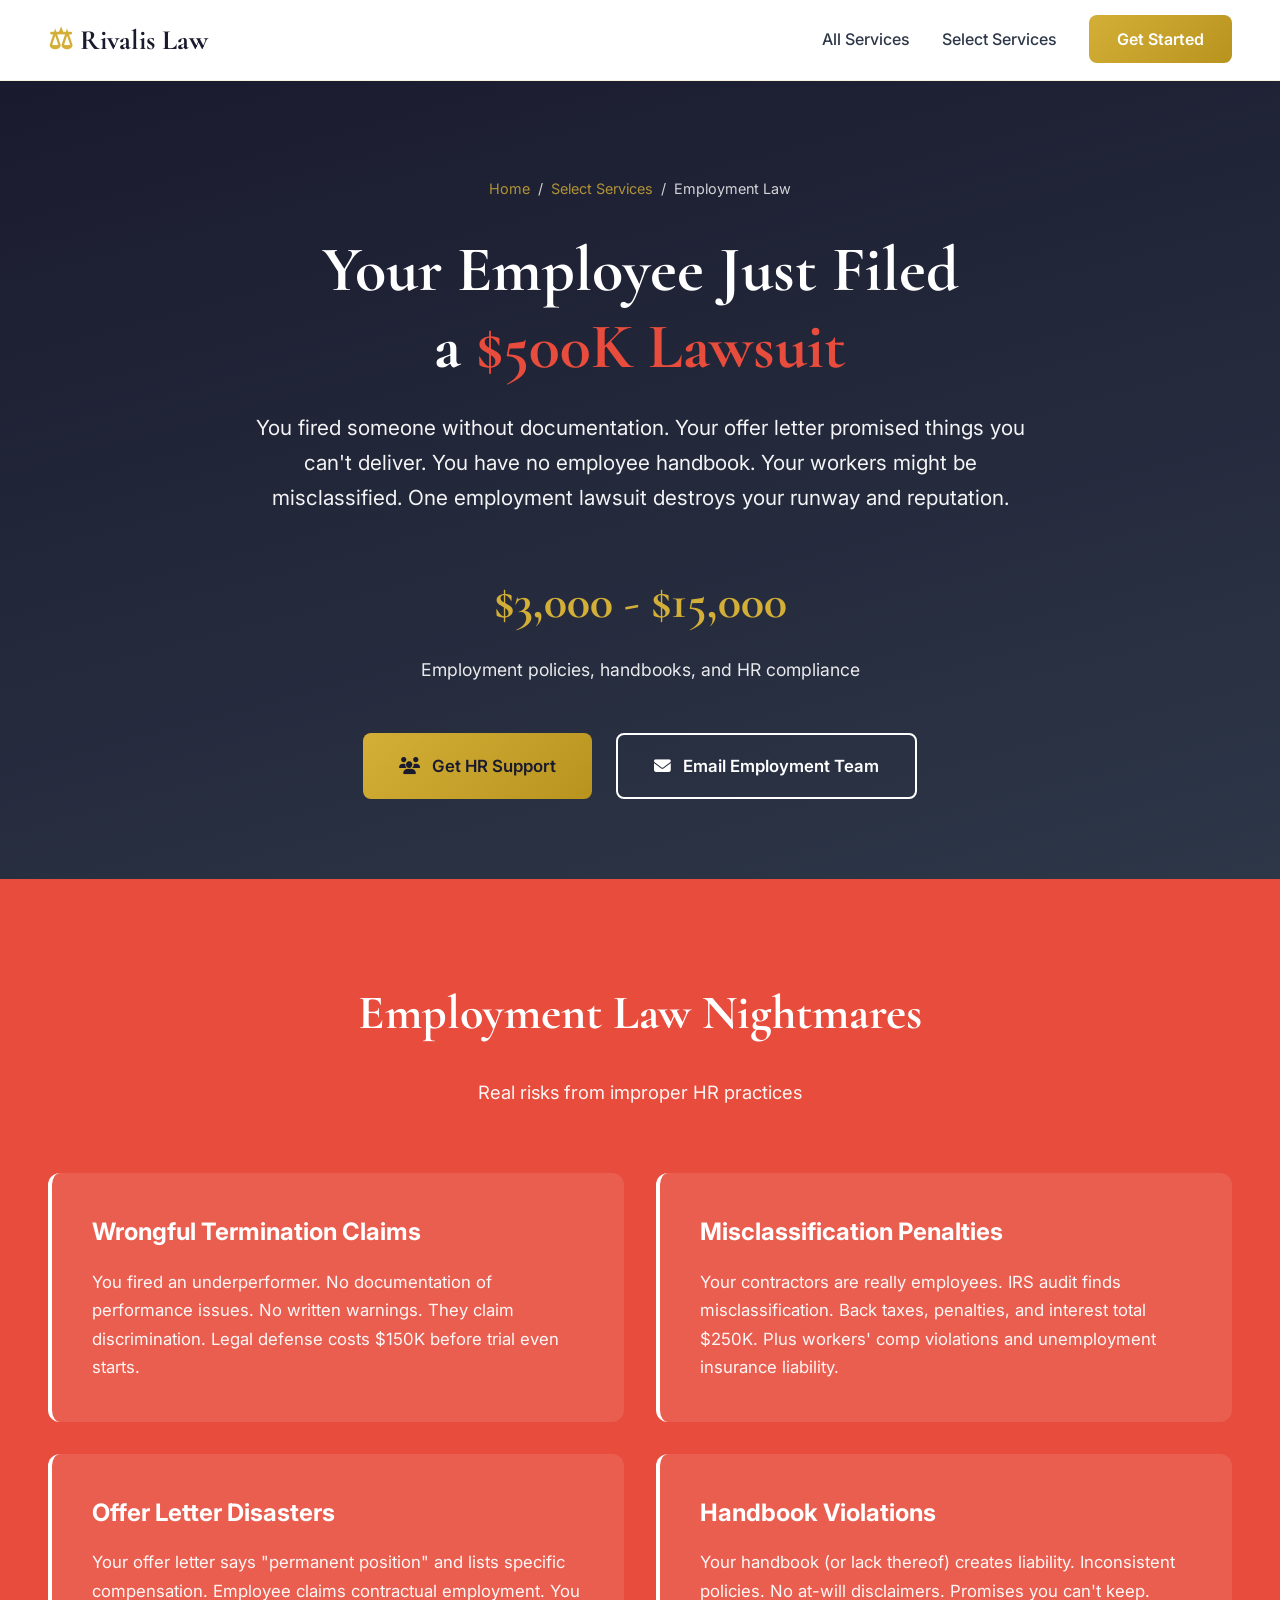
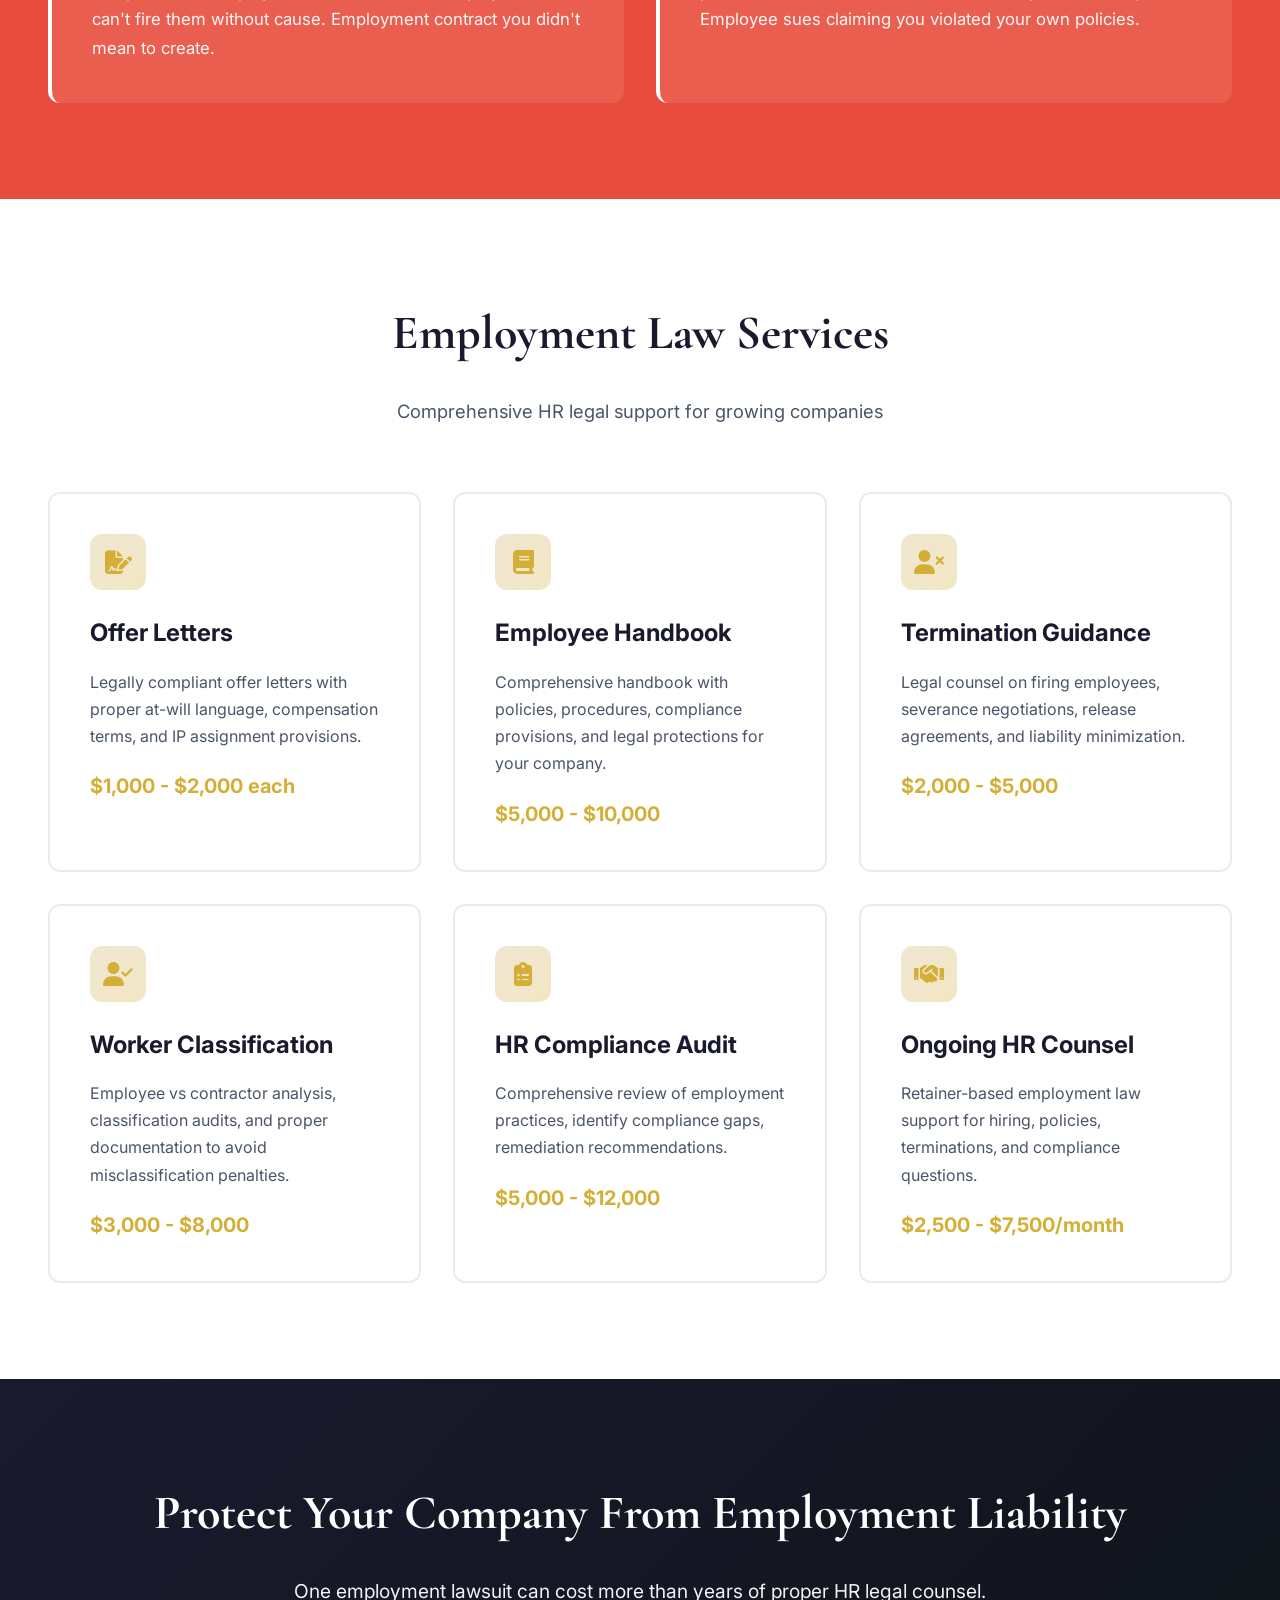
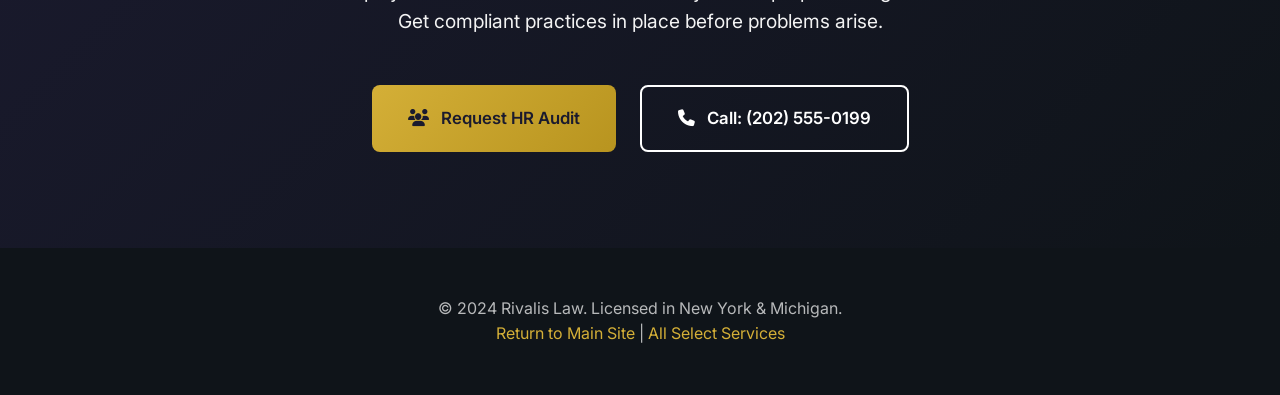
<file: Employment-law-page.html>
<!DOCTYPE html>
<html lang="en">
<head>
    <meta charset="UTF-8">
    <meta name="viewport" content="width=device-width, initial-scale=1.0">
    <title>Employment Law Counsel | Rivalis Law</title>
    <meta name="description" content="Offer letters, employee handbooks, termination guidance, and HR compliance for scaling teams. $3,000-$15,000.">
    <link href="https://cdnjs.cloudflare.com/ajax/libs/font-awesome/6.4.0/css/all.min.css" rel="stylesheet">
    <link href="https://fonts.googleapis.com/css2?family=Inter:wght@300;400;500;600;700;800;900&family=Cormorant+Garamond:wght@500;600;700&display=swap" rel="stylesheet">
    <style>
        * { margin: 0; padding: 0; box-sizing: border-box; }
        :root {
            --primary: #1a1a2e; --accent: #d4af37; --accent-dark: #b8941f; --accent-light: #f0e6d2;
            --white: #ffffff; --gray-50: #fafbfc; --gray-200: #e8ecf0; --gray-600: #4a5568;
            --gray-700: #2d3748; --gray-900: #0f1419; --danger: #e74c3c;
        }
        body { font-family: 'Inter', sans-serif; color: var(--gray-900); line-height: 1.6; }
        .nav { position: sticky; top: 0; background: rgba(255, 255, 255, 0.95); backdrop-filter: blur(20px); border-bottom: 1px solid rgba(212, 175, 55, 0.15); z-index: 999; }
        .nav-container { max-width: 1400px; margin: 0 auto; padding: 0 3rem; display: flex; justify-content: space-between; align-items: center; height: 80px; }
        .nav-logo { font-family: 'Cormorant Garamond', serif; font-size: 1.75rem; font-weight: 700; color: var(--primary); text-decoration: none; }
        .nav-logo::before { content: '⚖ '; color: var(--accent); }
        .nav-menu { display: flex; gap: 2rem; list-style: none; align-items: center; }
        .nav-link { color: var(--gray-700); text-decoration: none; font-weight: 500; }
        .nav-cta { background: linear-gradient(135deg, var(--accent) 0%, var(--accent-dark) 100%); color: var(--white); padding: 0.875rem 1.75rem; border-radius: 8px; text-decoration: none; font-weight: 600; }
        .hero { background: linear-gradient(165deg, #1a1a2e 0%, #2d3748 100%); color: white; padding: 6rem 3rem 5rem; }
        .hero-container { max-width: 1200px; margin: 0 auto; text-align: center; }
        .breadcrumb { display: flex; gap: 0.5rem; margin-bottom: 2rem; font-size: 0.9rem; opacity: 0.8; justify-content: center; }
        .breadcrumb a { color: var(--accent); text-decoration: none; }
        .hero h1 { font-family: 'Cormorant Garamond', serif; font-size: 4rem; font-weight: 700; line-height: 1.2; margin-bottom: 1.5rem; }
        .hero h1 .highlight { color: var(--danger); }
        .hero-subtitle { font-size: 1.3rem; line-height: 1.7; margin-bottom: 3rem; opacity: 0.95; max-width: 800px; margin-left: auto; margin-right: auto; }
        .price-hero { font-size: 3rem; font-weight: 800; color: var(--accent); font-family: 'Cormorant Garamond', serif; margin-bottom: 1rem; }
        .price-note { font-size: 1.1rem; opacity: 0.9; margin-bottom: 3rem; }
        .cta-group { display: flex; gap: 1.5rem; flex-wrap: wrap; justify-content: center; }
        .btn { padding: 1.125rem 2.25rem; border-radius: 8px; text-decoration: none; font-weight: 600; font-size: 1.05rem; transition: all 0.3s; display: inline-flex; align-items: center; gap: 0.75rem; }
        .btn-primary { background: linear-gradient(135deg, var(--accent) 0%, var(--accent-dark) 100%); color: var(--primary); }
        .btn-secondary { background: transparent; border: 2px solid white; color: white; }
        .section { padding: 6rem 3rem; }
        .section-container { max-width: 1200px; margin: 0 auto; }
        .section-header { text-align: center; max-width: 800px; margin: 0 auto 4rem; }
        .section-title { font-family: 'Cormorant Garamond', serif; font-size: 3rem; font-weight: 700; color: var(--primary); margin-bottom: 1.5rem; }
        .section-subtitle { font-size: 1.15rem; color: var(--gray-600); line-height: 1.8; }
        .services-grid { display: grid; grid-template-columns: repeat(3, 1fr); gap: 2rem; }
        .service-card { background: white; border: 2px solid var(--gray-200); border-radius: 12px; padding: 2.5rem; transition: all 0.3s; }
        .service-card:hover { border-color: var(--accent); transform: translateY(-5px); box-shadow: 0 12px 40px rgba(0, 0, 0, 0.1); }
        .service-icon { width: 56px; height: 56px; background: linear-gradient(135deg, var(--accent-light) 0%, rgba(212, 175, 55, 0.3) 100%); border-radius: 12px; display: flex; align-items: center; justify-content: center; margin-bottom: 1.5rem; }
        .service-icon i { font-size: 1.5rem; color: var(--accent); }
        .service-card h3 { font-size: 1.5rem; font-weight: 700; color: var(--primary); margin-bottom: 1rem; }
        .service-card p { color: var(--gray-600); line-height: 1.7; margin-bottom: 1.25rem; }
        .service-price { font-size: 1.25rem; font-weight: 700; color: var(--accent); }
        .risks { background: var(--danger); color: white; }
        .risks-grid { display: grid; grid-template-columns: repeat(2, 1fr); gap: 2rem; }
        .risk-card { background: rgba(255, 255, 255, 0.1); padding: 2.5rem; border-radius: 12px; border-left: 4px solid white; }
        .risk-card h3 { font-size: 1.5rem; font-weight: 700; margin-bottom: 1rem; }
        .risk-card p { font-size: 1.05rem; line-height: 1.7; opacity: 0.95; }
        .cta-section { background: linear-gradient(135deg, var(--primary) 0%, var(--gray-900) 100%); color: white; text-align: center; }
        .cta-section h2 { font-family: 'Cormorant Garamond', serif; font-size: 3rem; font-weight: 700; margin-bottom: 1.5rem; }
        .cta-section p { font-size: 1.2rem; opacity: 0.95; margin-bottom: 3rem; max-width: 700px; margin-left: auto; margin-right: auto; }
        .footer { background: var(--gray-900); color: rgba(255, 255, 255, 0.7); padding: 3rem; text-align: center; }
        .footer a { color: var(--accent); text-decoration: none; }
        @media (max-width: 968px) {
            .hero h1 { font-size: 2.5rem; }
            .services-grid, .risks-grid { grid-template-columns: 1fr; }
            .nav-menu { display: none; }
        }
    </style>
</head>
<body>
    <nav class="nav">
        <div class="nav-container">
            <a href="index.html" class="nav-logo">Rivalis Law</a>
            <ul class="nav-menu">
                <li><a href="index.html#services" class="nav-link">All Services</a></li>
                <li><a href="index.html#select-services" class="nav-link">Select Services</a></li>
                <li><a href="#get-started" class="nav-cta">Get Started</a></li>
            </ul>
        </div>
    </nav>

    <section class="hero">
        <div class="hero-container">
            <div class="breadcrumb">
                <a href="index.html">Home</a> / <a href="index.html#select-services">Select Services</a> / <span>Employment Law</span>
            </div>

            <h1>Your Employee Just Filed<br>a <span class="highlight">$500K Lawsuit</span></h1>

            <p class="hero-subtitle">
                You fired someone without documentation. Your offer letter promised things you can't deliver. You have no employee handbook. Your workers might be misclassified. One employment lawsuit destroys your runway and reputation.
            </p>

            <div class="price-hero">$3,000 - $15,000</div>
            <p class="price-note">Employment policies, handbooks, and HR compliance</p>

            <div class="cta-group">
                <a href="#get-started" class="btn btn-primary">
                    <i class="fas fa-users"></i>
                    Get HR Support
                </a>
                <a href="mailto:employment@rivalislaw.com" class="btn btn-secondary">
                    <i class="fas fa-envelope"></i>
                    Email Employment Team
                </a>
            </div>
        </div>
    </section>

    <section class="section risks">
        <div class="section-container">
            <div class="section-header" style="color: white;">
                <h2 class="section-title" style="color: white;">Employment Law Nightmares</h2>
                <p class="section-subtitle" style="color: white; opacity: 0.95;">Real risks from improper HR practices</p>
            </div>

            <div class="risks-grid">
                <div class="risk-card">
                    <h3>Wrongful Termination Claims</h3>
                    <p>You fired an underperformer. No documentation of performance issues. No written warnings. They claim discrimination. Legal defense costs $150K before trial even starts.</p>
                </div>

                <div class="risk-card">
                    <h3>Misclassification Penalties</h3>
                    <p>Your contractors are really employees. IRS audit finds misclassification. Back taxes, penalties, and interest total $250K. Plus workers' comp violations and unemployment insurance liability.</p>
                </div>

                <div class="risk-card">
                    <h3>Offer Letter Disasters</h3>
                    <p>Your offer letter says "permanent position" and lists specific compensation. Employee claims contractual employment. You can't fire them without cause. Employment contract you didn't mean to create.</p>
                </div>

                <div class="risk-card">
                    <h3>Handbook Violations</h3>
                    <p>Your handbook (or lack thereof) creates liability. Inconsistent policies. No at-will disclaimers. Promises you can't keep. Employee sues claiming you violated your own policies.</p>
                </div>
            </div>
        </div>
    </section>

    <section class="section">
        <div class="section-container">
            <div class="section-header">
                <h2 class="section-title">Employment Law Services</h2>
                <p class="section-subtitle">
                    Comprehensive HR legal support for growing companies
                </p>
            </div>

            <div class="services-grid">
                <div class="service-card">
                    <div class="service-icon">
                        <i class="fas fa-file-signature"></i>
                    </div>
                    <h3>Offer Letters</h3>
                    <p>Legally compliant offer letters with proper at-will language, compensation terms, and IP assignment provisions.</p>
                    <div class="service-price">$1,000 - $2,000 each</div>
                </div>

                <div class="service-card">
                    <div class="service-icon">
                        <i class="fas fa-book"></i>
                    </div>
                    <h3>Employee Handbook</h3>
                    <p>Comprehensive handbook with policies, procedures, compliance provisions, and legal protections for your company.</p>
                    <div class="service-price">$5,000 - $10,000</div>
                </div>

                <div class="service-card">
                    <div class="service-icon">
                        <i class="fas fa-user-times"></i>
                    </div>
                    <h3>Termination Guidance</h3>
                    <p>Legal counsel on firing employees, severance negotiations, release agreements, and liability minimization.</p>
                    <div class="service-price">$2,000 - $5,000</div>
                </div>

                <div class="service-card">
                    <div class="service-icon">
                        <i class="fas fa-user-check"></i>
                    </div>
                    <h3>Worker Classification</h3>
                    <p>Employee vs contractor analysis, classification audits, and proper documentation to avoid misclassification penalties.</p>
                    <div class="service-price">$3,000 - $8,000</div>
                </div>

                <div class="service-card">
                    <div class="service-icon">
                        <i class="fas fa-clipboard-list"></i>
                    </div>
                    <h3>HR Compliance Audit</h3>
                    <p>Comprehensive review of employment practices, identify compliance gaps, remediation recommendations.</p>
                    <div class="service-price">$5,000 - $12,000</div>
                </div>

                <div class="service-card">
                    <div class="service-icon">
                        <i class="fas fa-handshake"></i>
                    </div>
                    <h3>Ongoing HR Counsel</h3>
                    <p>Retainer-based employment law support for hiring, policies, terminations, and compliance questions.</p>
                    <div class="service-price">$2,500 - $7,500/month</div>
                </div>
            </div>
        </div>
    </section>

    <section class="section cta-section" id="get-started">
        <div class="section-container">
            <h2>Protect Your Company From Employment Liability</h2>
            <p>
                One employment lawsuit can cost more than years of proper HR legal counsel. Get compliant practices in place before problems arise.
            </p>

            <div class="cta-group">
                <a href="mailto:employment@rivalislaw.com" class="btn btn-primary">
                    <i class="fas fa-users"></i>
                    Request HR Audit
                </a>
                <a href="tel:+1-202-555-0199" class="btn btn-secondary">
                    <i class="fas fa-phone"></i>
                    Call: (202) 555-0199
                </a>
            </div>
        </div>
    </section>

    <footer class="footer">
        <p>&copy; 2024 Rivalis Law. Licensed in New York & Michigan.</p>
        <p><a href="index.html">Return to Main Site</a> | <a href="index.html#select-services">All Select Services</a></p>
    </footer>
</body>
</html>
</file>
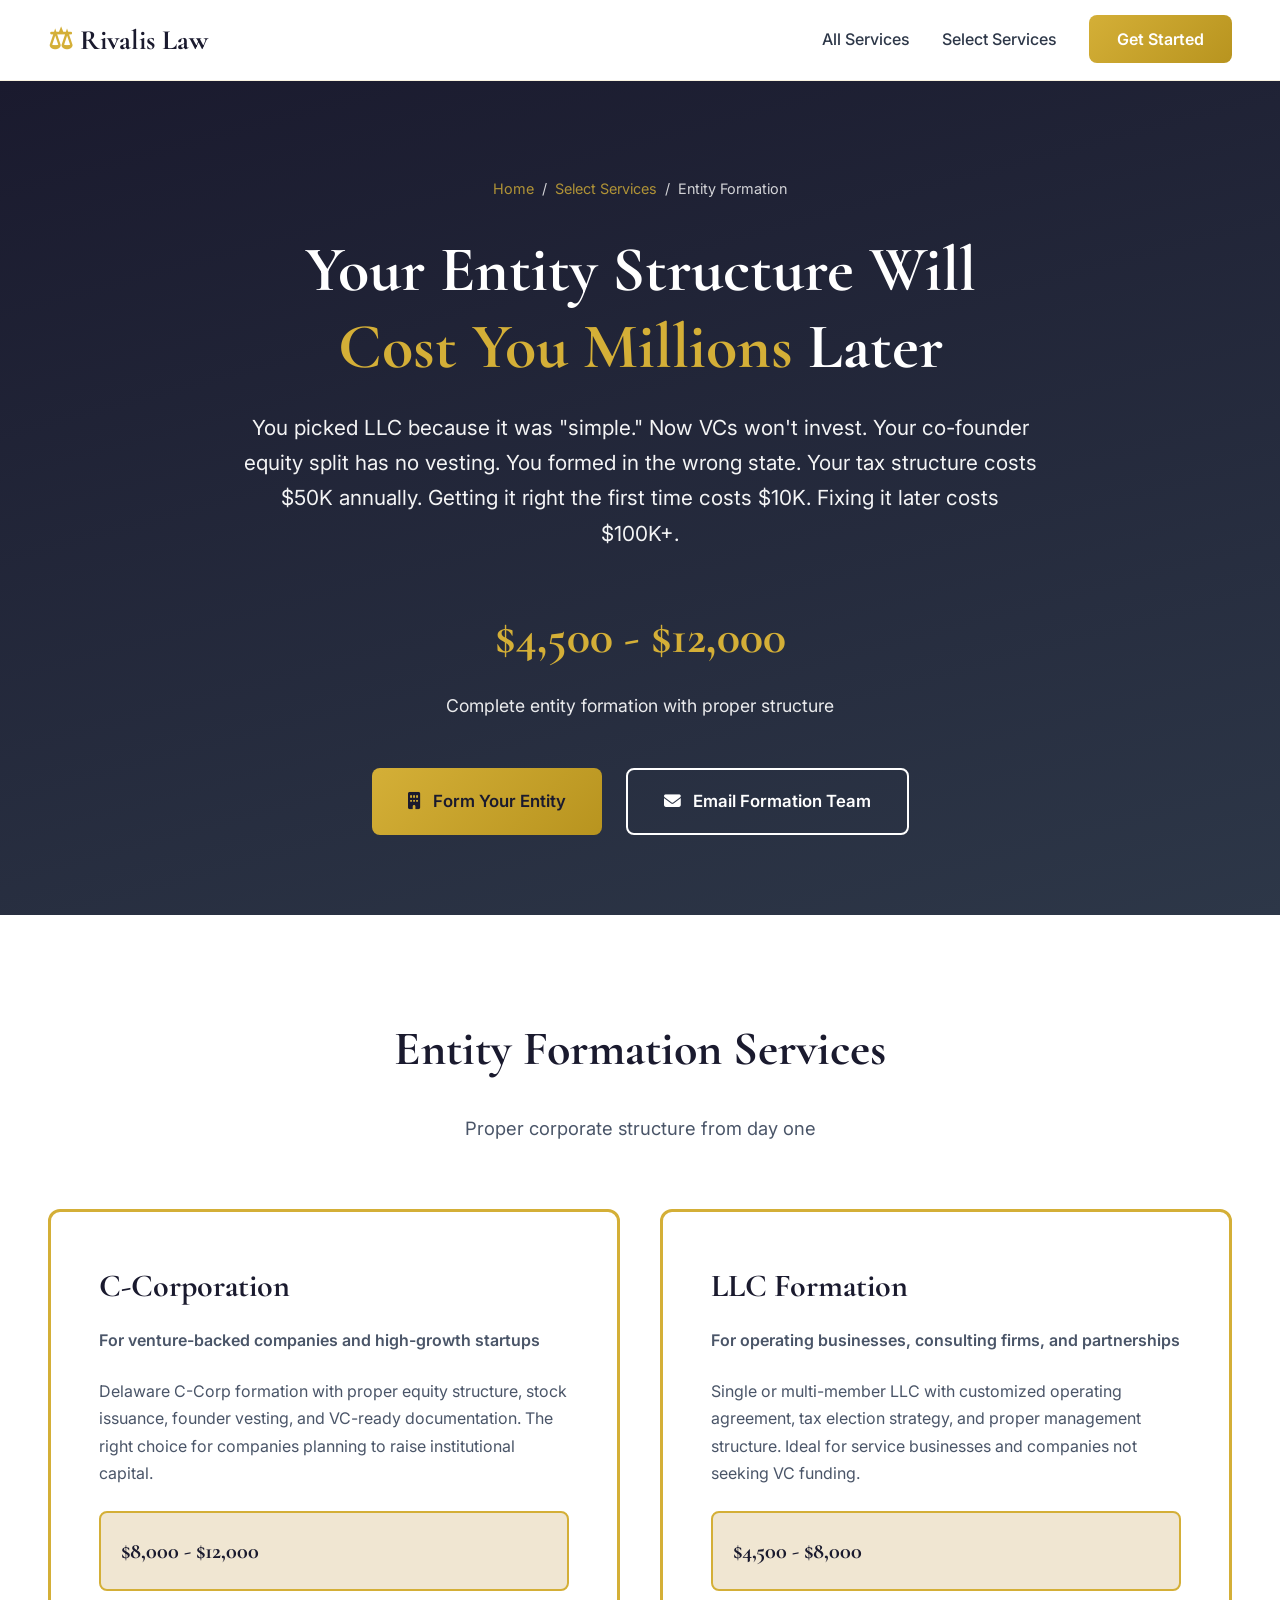
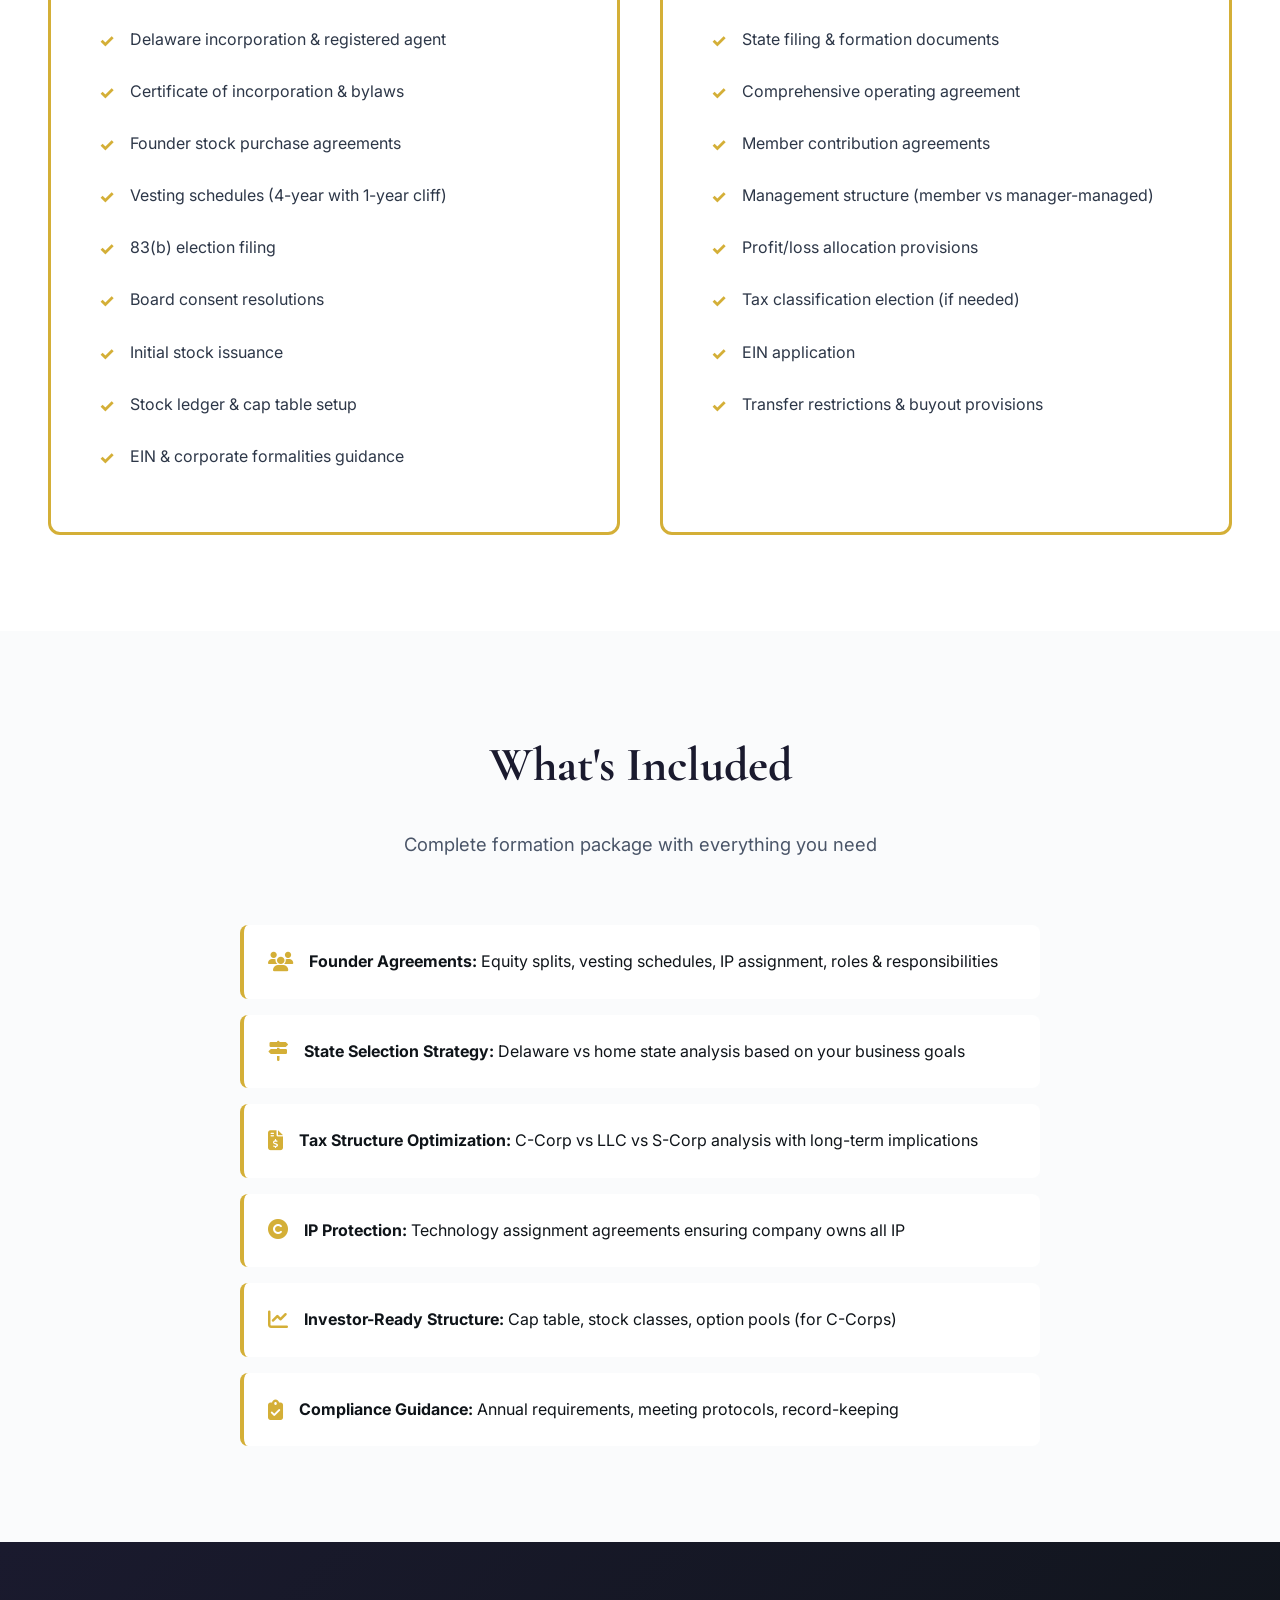
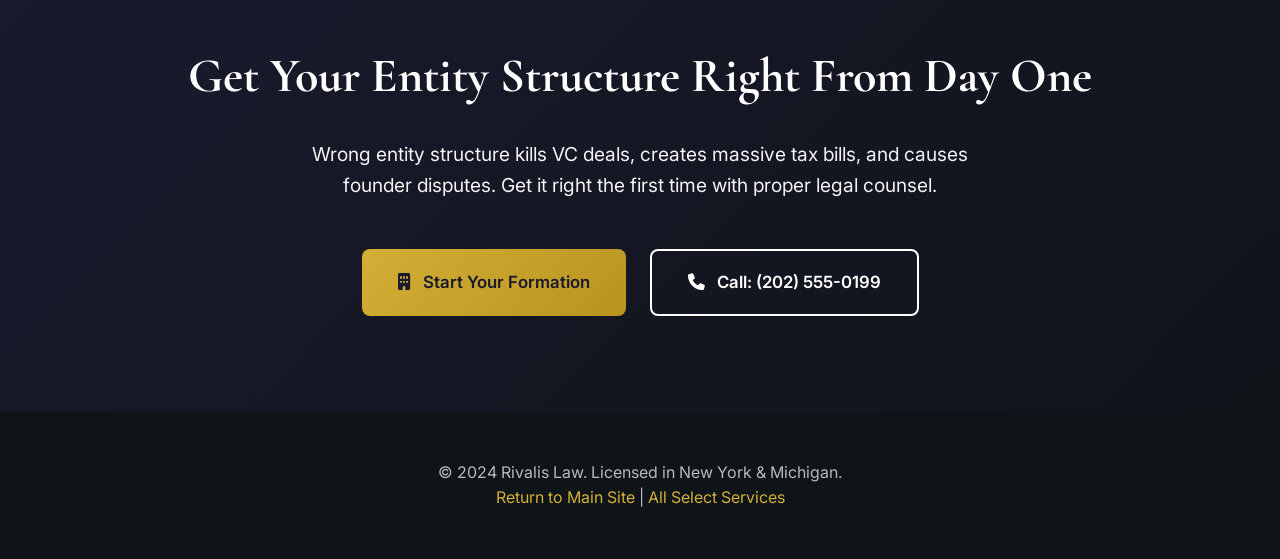
<file: Entity-formation-page.html>
<!DOCTYPE html>
<html lang="en">
<head>
    <meta charset="UTF-8">
    <meta name="viewport" content="width=device-width, initial-scale=1.0">
    <title>Entity Formation & Structuring | Rivalis Law</title>
    <meta name="description" content="C-Corp, LLC, Delaware incorporation with proper equity structures and founder agreements. $4,500-$12,000.">
    <link href="https://cdnjs.cloudflare.com/ajax/libs/font-awesome/6.4.0/css/all.min.css" rel="stylesheet">
    <link href="https://fonts.googleapis.com/css2?family=Inter:wght@300;400;500;600;700;800;900&family=Cormorant+Garamond:wght@500;600;700&display=swap" rel="stylesheet">
    <style>
        * { margin: 0; padding: 0; box-sizing: border-box; }
        :root {
            --primary: #1a1a2e; --accent: #d4af37; --accent-dark: #b8941f; --accent-light: #f0e6d2;
            --white: #ffffff; --gray-50: #fafbfc; --gray-200: #e8ecf0; --gray-600: #4a5568;
            --gray-700: #2d3748; --gray-900: #0f1419;
        }
        body { font-family: 'Inter', sans-serif; color: var(--gray-900); line-height: 1.6; }
        .nav { position: sticky; top: 0; background: rgba(255, 255, 255, 0.95); backdrop-filter: blur(20px); border-bottom: 1px solid rgba(212, 175, 55, 0.15); z-index: 999; }
        .nav-container { max-width: 1400px; margin: 0 auto; padding: 0 3rem; display: flex; justify-content: space-between; align-items: center; height: 80px; }
        .nav-logo { font-family: 'Cormorant Garamond', serif; font-size: 1.75rem; font-weight: 700; color: var(--primary); text-decoration: none; }
        .nav-logo::before { content: '⚖ '; color: var(--accent); }
        .nav-menu { display: flex; gap: 2rem; list-style: none; align-items: center; }
        .nav-link { color: var(--gray-700); text-decoration: none; font-weight: 500; }
        .nav-cta { background: linear-gradient(135deg, var(--accent) 0%, var(--accent-dark) 100%); color: var(--white); padding: 0.875rem 1.75rem; border-radius: 8px; text-decoration: none; font-weight: 600; }
        .hero { background: linear-gradient(165deg, #1a1a2e 0%, #2d3748 100%); color: white; padding: 6rem 3rem 5rem; }
        .hero-container { max-width: 1200px; margin: 0 auto; text-align: center; }
        .breadcrumb { display: flex; gap: 0.5rem; margin-bottom: 2rem; font-size: 0.9rem; opacity: 0.8; justify-content: center; }
        .breadcrumb a { color: var(--accent); text-decoration: none; }
        .hero h1 { font-family: 'Cormorant Garamond', serif; font-size: 4rem; font-weight: 700; line-height: 1.2; margin-bottom: 1.5rem; }
        .hero h1 .highlight { color: var(--accent); }
        .hero-subtitle { font-size: 1.3rem; line-height: 1.7; margin-bottom: 3rem; opacity: 0.95; max-width: 800px; margin-left: auto; margin-right: auto; }
        .price-hero { font-size: 3rem; font-weight: 800; color: var(--accent); font-family: 'Cormorant Garamond', serif; margin-bottom: 1rem; }
        .price-note { font-size: 1.1rem; opacity: 0.9; margin-bottom: 3rem; }
        .cta-group { display: flex; gap: 1.5rem; flex-wrap: wrap; justify-content: center; }
        .btn { padding: 1.125rem 2.25rem; border-radius: 8px; text-decoration: none; font-weight: 600; font-size: 1.05rem; transition: all 0.3s; display: inline-flex; align-items: center; gap: 0.75rem; }
        .btn-primary { background: linear-gradient(135deg, var(--accent) 0%, var(--accent-dark) 100%); color: var(--primary); }
        .btn-secondary { background: transparent; border: 2px solid white; color: white; }
        .section { padding: 6rem 3rem; }
        .section-container { max-width: 1200px; margin: 0 auto; }
        .section-header { text-align: center; max-width: 800px; margin: 0 auto 4rem; }
        .section-title { font-family: 'Cormorant Garamond', serif; font-size: 3rem; font-weight: 700; color: var(--primary); margin-bottom: 1.5rem; }
        .section-subtitle { font-size: 1.15rem; color: var(--gray-600); line-height: 1.8; }
        .entities-grid { display: grid; grid-template-columns: repeat(2, 1fr); gap: 2.5rem; }
        .entity-card { background: white; border: 3px solid var(--accent); border-radius: 12px; padding: 3rem; }
        .entity-card h3 { font-size: 2rem; font-weight: 700; color: var(--primary); margin-bottom: 1rem; font-family: 'Cormorant Garamond', serif; }
        .entity-tagline { color: var(--accent); font-weight: 600; margin-bottom: 1.5rem; }
        .entity-card p { color: var(--gray-600); line-height: 1.7; margin-bottom: 1.5rem; }
        .entity-price { background: var(--accent-light); border: 2px solid var(--accent); border-radius: 8px; padding: 1.25rem; margin: 1.5rem 0; }
        .price-amount { font-size: 1.4rem; font-weight: 800; color: var(--primary); font-family: 'Cormorant Garamond', serif; }
        .entity-features { list-style: none; margin-top: 1.5rem; }
        .entity-features li { padding: 0.75rem 0; color: var(--gray-700); display: flex; align-items: start; gap: 1rem; }
        .entity-features li::before { content: '✓'; color: var(--accent); font-weight: 800; font-size: 1.1rem; }
        .included { background: var(--gray-50); }
        .included-list { max-width: 800px; margin: 0 auto; display: grid; gap: 1rem; }
        .included-item { background: white; padding: 1.5rem; border-radius: 8px; border-left: 4px solid var(--accent); display: flex; align-items: center; gap: 1rem; }
        .included-item i { color: var(--accent); font-size: 1.25rem; }
        .cta-section { background: linear-gradient(135deg, var(--primary) 0%, var(--gray-900) 100%); color: white; text-align: center; }
        .cta-section h2 { font-family: 'Cormorant Garamond', serif; font-size: 3rem; font-weight: 700; margin-bottom: 1.5rem; }
        .cta-section p { font-size: 1.2rem; opacity: 0.95; margin-bottom: 3rem; max-width: 700px; margin-left: auto; margin-right: auto; }
        .footer { background: var(--gray-900); color: rgba(255, 255, 255, 0.7); padding: 3rem; text-align: center; }
        .footer a { color: var(--accent); text-decoration: none; }
        @media (max-width: 968px) {
            .hero h1 { font-size: 2.5rem; }
            .entities-grid { grid-template-columns: 1fr; }
            .nav-menu { display: none; }
        }
    </style>
</head>
<body>
    <nav class="nav">
        <div class="nav-container">
            <a href="index.html" class="nav-logo">Rivalis Law</a>
            <ul class="nav-menu">
                <li><a href="index.html#services" class="nav-link">All Services</a></li>
                <li><a href="index.html#select-services" class="nav-link">Select Services</a></li>
                <li><a href="#get-started" class="nav-cta">Get Started</a></li>
            </ul>
        </div>
    </nav>

    <section class="hero">
        <div class="hero-container">
            <div class="breadcrumb">
                <a href="index.html">Home</a> / <a href="index.html#select-services">Select Services</a> / <span>Entity Formation</span>
            </div>

            <h1>Your Entity Structure Will<br><span class="highlight">Cost You Millions</span> Later</h1>

            <p class="hero-subtitle">
                You picked LLC because it was "simple." Now VCs won't invest. Your co-founder equity split has no vesting. You formed in the wrong state. Your tax structure costs $50K annually. Getting it right the first time costs $10K. Fixing it later costs $100K+.
            </p>

            <div class="price-hero">$4,500 - $12,000</div>
            <p class="price-note">Complete entity formation with proper structure</p>

            <div class="cta-group">
                <a href="#get-started" class="btn btn-primary">
                    <i class="fas fa-building"></i>
                    Form Your Entity
                </a>
                <a href="mailto:formation@rivalislaw.com" class="btn btn-secondary">
                    <i class="fas fa-envelope"></i>
                    Email Formation Team
                </a>
            </div>
        </div>
    </section>

    <section class="section">
        <div class="section-container">
            <div class="section-header">
                <h2 class="section-title">Entity Formation Services</h2>
                <p class="section-subtitle">
                    Proper corporate structure from day one
                </p>
            </div>

            <div class="entities-grid">
                <div class="entity-card">
                    <h3>C-Corporation</h3>
                    <p class="entity-tagline">For venture-backed companies and high-growth startups</p>
                    <p>Delaware C-Corp formation with proper equity structure, stock issuance, founder vesting, and VC-ready documentation. The right choice for companies planning to raise institutional capital.</p>
                    
                    <div class="entity-price">
                        <div class="price-amount">$8,000 - $12,000</div>
                    </div>

                    <ul class="entity-features">
                        <li>Delaware incorporation & registered agent</li>
                        <li>Certificate of incorporation & bylaws</li>
                        <li>Founder stock purchase agreements</li>
                        <li>Vesting schedules (4-year with 1-year cliff)</li>
                        <li>83(b) election filing</li>
                        <li>Board consent resolutions</li>
                        <li>Initial stock issuance</li>
                        <li>Stock ledger & cap table setup</li>
                        <li>EIN & corporate formalities guidance</li>
                    </ul>
                </div>

                <div class="entity-card">
                    <h3>LLC Formation</h3>
                    <p class="entity-tagline">For operating businesses, consulting firms, and partnerships</p>
                    <p>Single or multi-member LLC with customized operating agreement, tax election strategy, and proper management structure. Ideal for service businesses and companies not seeking VC funding.</p>
                    
                    <div class="entity-price">
                        <div class="price-amount">$4,500 - $8,000</div>
                    </div>

                    <ul class="entity-features">
                        <li>State filing & formation documents</li>
                        <li>Comprehensive operating agreement</li>
                        <li>Member contribution agreements</li>
                        <li>Management structure (member vs manager-managed)</li>
                        <li>Profit/loss allocation provisions</li>
                        <li>Tax classification election (if needed)</li>
                        <li>EIN application</li>
                        <li>Transfer restrictions & buyout provisions</li>
                    </ul>
                </div>
            </div>
        </div>
    </section>

    <section class="section included">
        <div class="section-container">
            <div class="section-header">
                <h2 class="section-title">What's Included</h2>
                <p class="section-subtitle">
                    Complete formation package with everything you need
                </p>
            </div>

            <div class="included-list">
                <div class="included-item">
                    <i class="fas fa-users"></i>
                    <span><strong>Founder Agreements:</strong> Equity splits, vesting schedules, IP assignment, roles & responsibilities</span>
                </div>
                <div class="included-item">
                    <i class="fas fa-map-signs"></i>
                    <span><strong>State Selection Strategy:</strong> Delaware vs home state analysis based on your business goals</span>
                </div>
                <div class="included-item">
                    <i class="fas fa-file-invoice-dollar"></i>
                    <span><strong>Tax Structure Optimization:</strong> C-Corp vs LLC vs S-Corp analysis with long-term implications</span>
                </div>
                <div class="included-item">
                    <i class="fas fa-copyright"></i>
                    <span><strong>IP Protection:</strong> Technology assignment agreements ensuring company owns all IP</span>
                </div>
                <div class="included-item">
                    <i class="fas fa-chart-line"></i>
                    <span><strong>Investor-Ready Structure:</strong> Cap table, stock classes, option pools (for C-Corps)</span>
                </div>
                <div class="included-item">
                    <i class="fas fa-clipboard-check"></i>
                    <span><strong>Compliance Guidance:</strong> Annual requirements, meeting protocols, record-keeping</span>
                </div>
            </div>
        </div>
    </section>

    <section class="section cta-section" id="get-started">
        <div class="section-container">
            <h2>Get Your Entity Structure Right From Day One</h2>
            <p>
                Wrong entity structure kills VC deals, creates massive tax bills, and causes founder disputes. Get it right the first time with proper legal counsel.
            </p>

            <div class="cta-group">
                <a href="mailto:formation@rivalislaw.com" class="btn btn-primary">
                    <i class="fas fa-building"></i>
                    Start Your Formation
                </a>
                <a href="tel:+1-202-555-0199" class="btn btn-secondary">
                    <i class="fas fa-phone"></i>
                    Call: (202) 555-0199
                </a>
            </div>
        </div>
    </section>

    <footer class="footer">
        <p>&copy; 2024 Rivalis Law. Licensed in New York & Michigan.</p>
        <p><a href="index.html">Return to Main Site</a> | <a href="index.html#select-services">All Select Services</a></p>
    </footer>
</body>
</html>
</file>
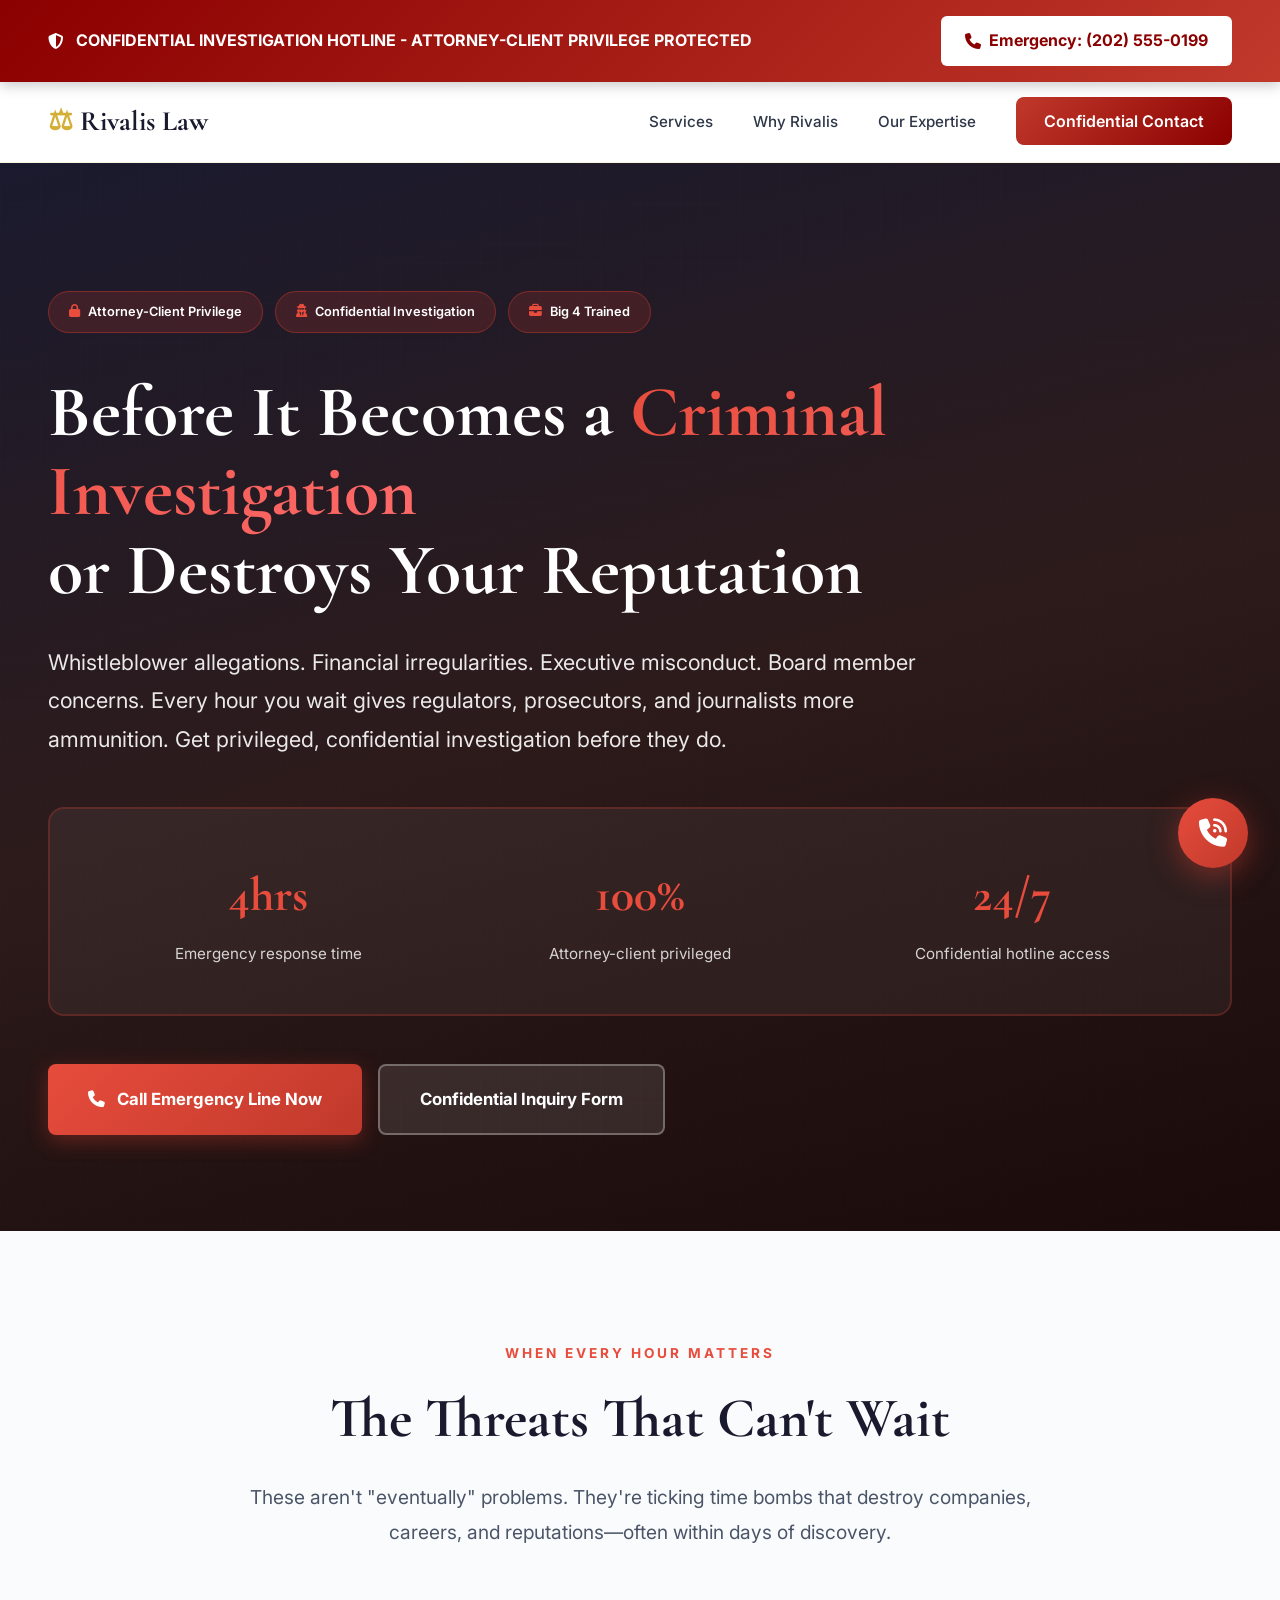
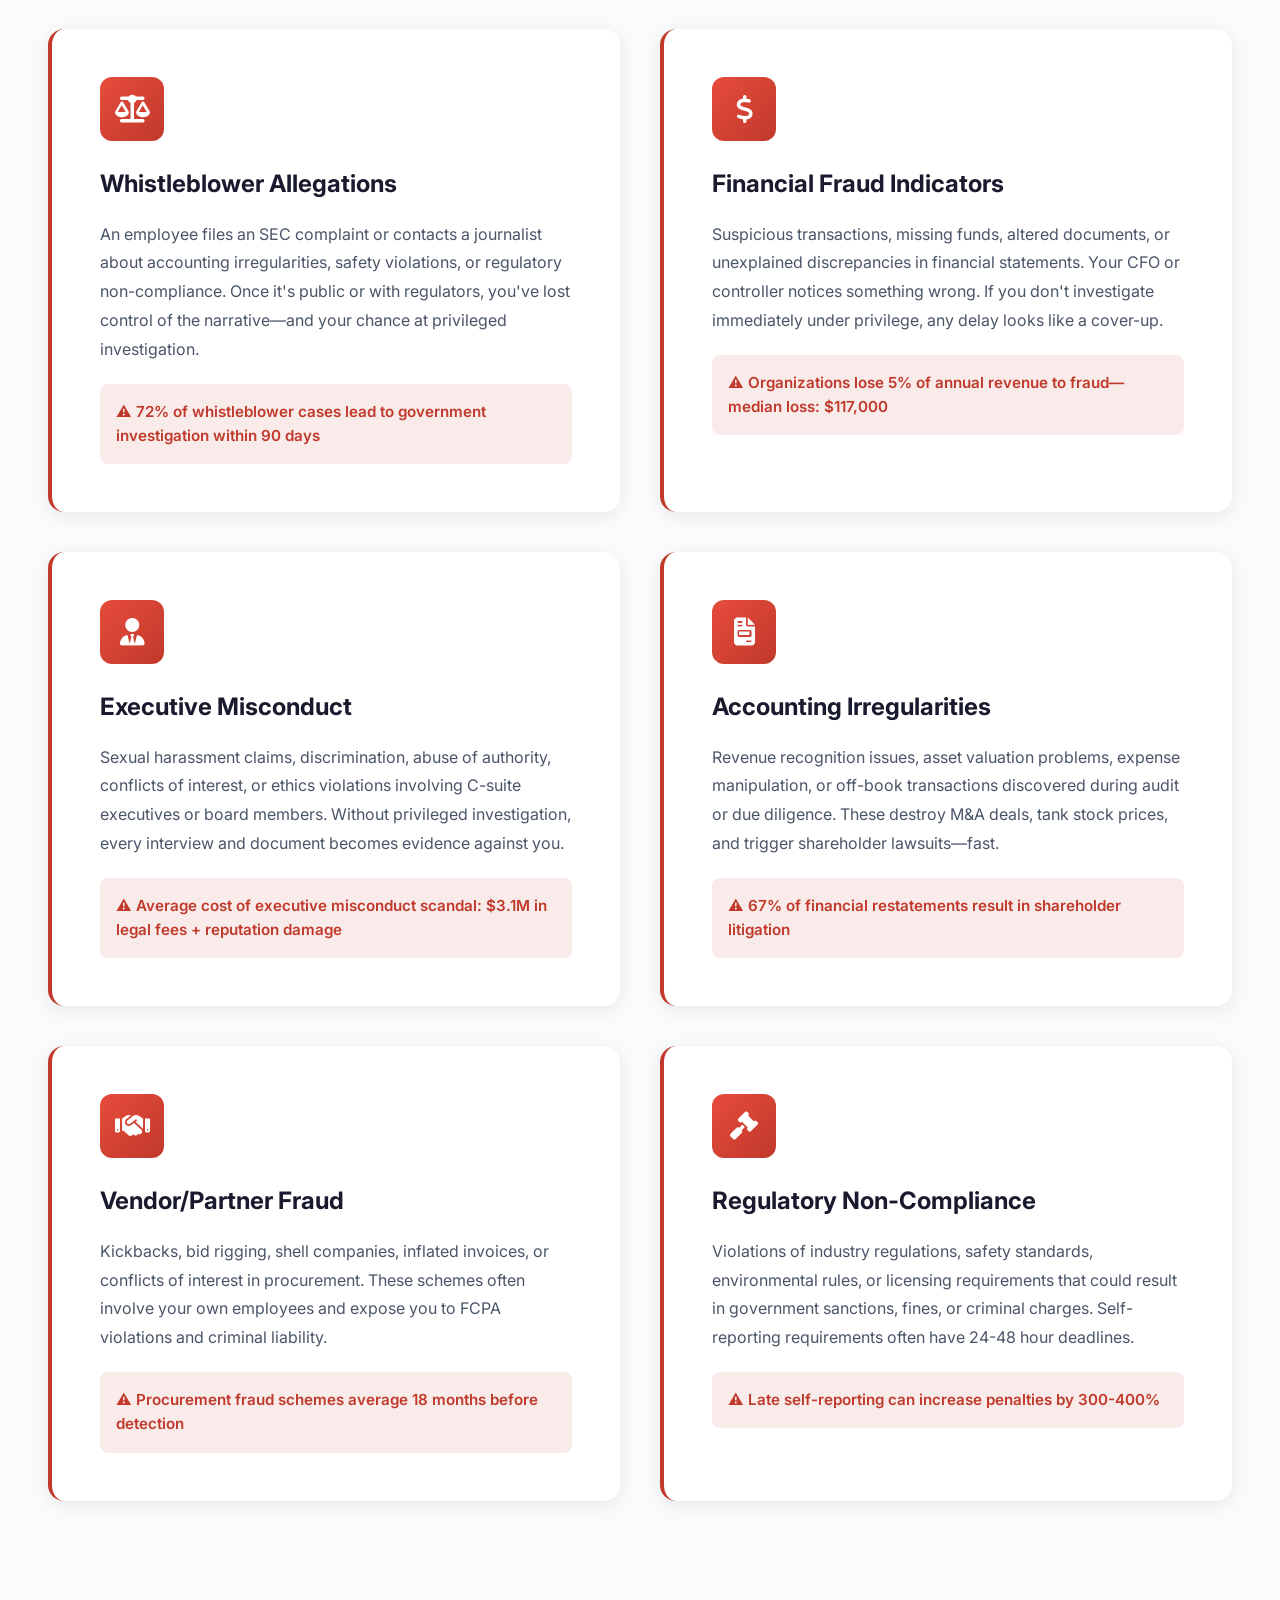
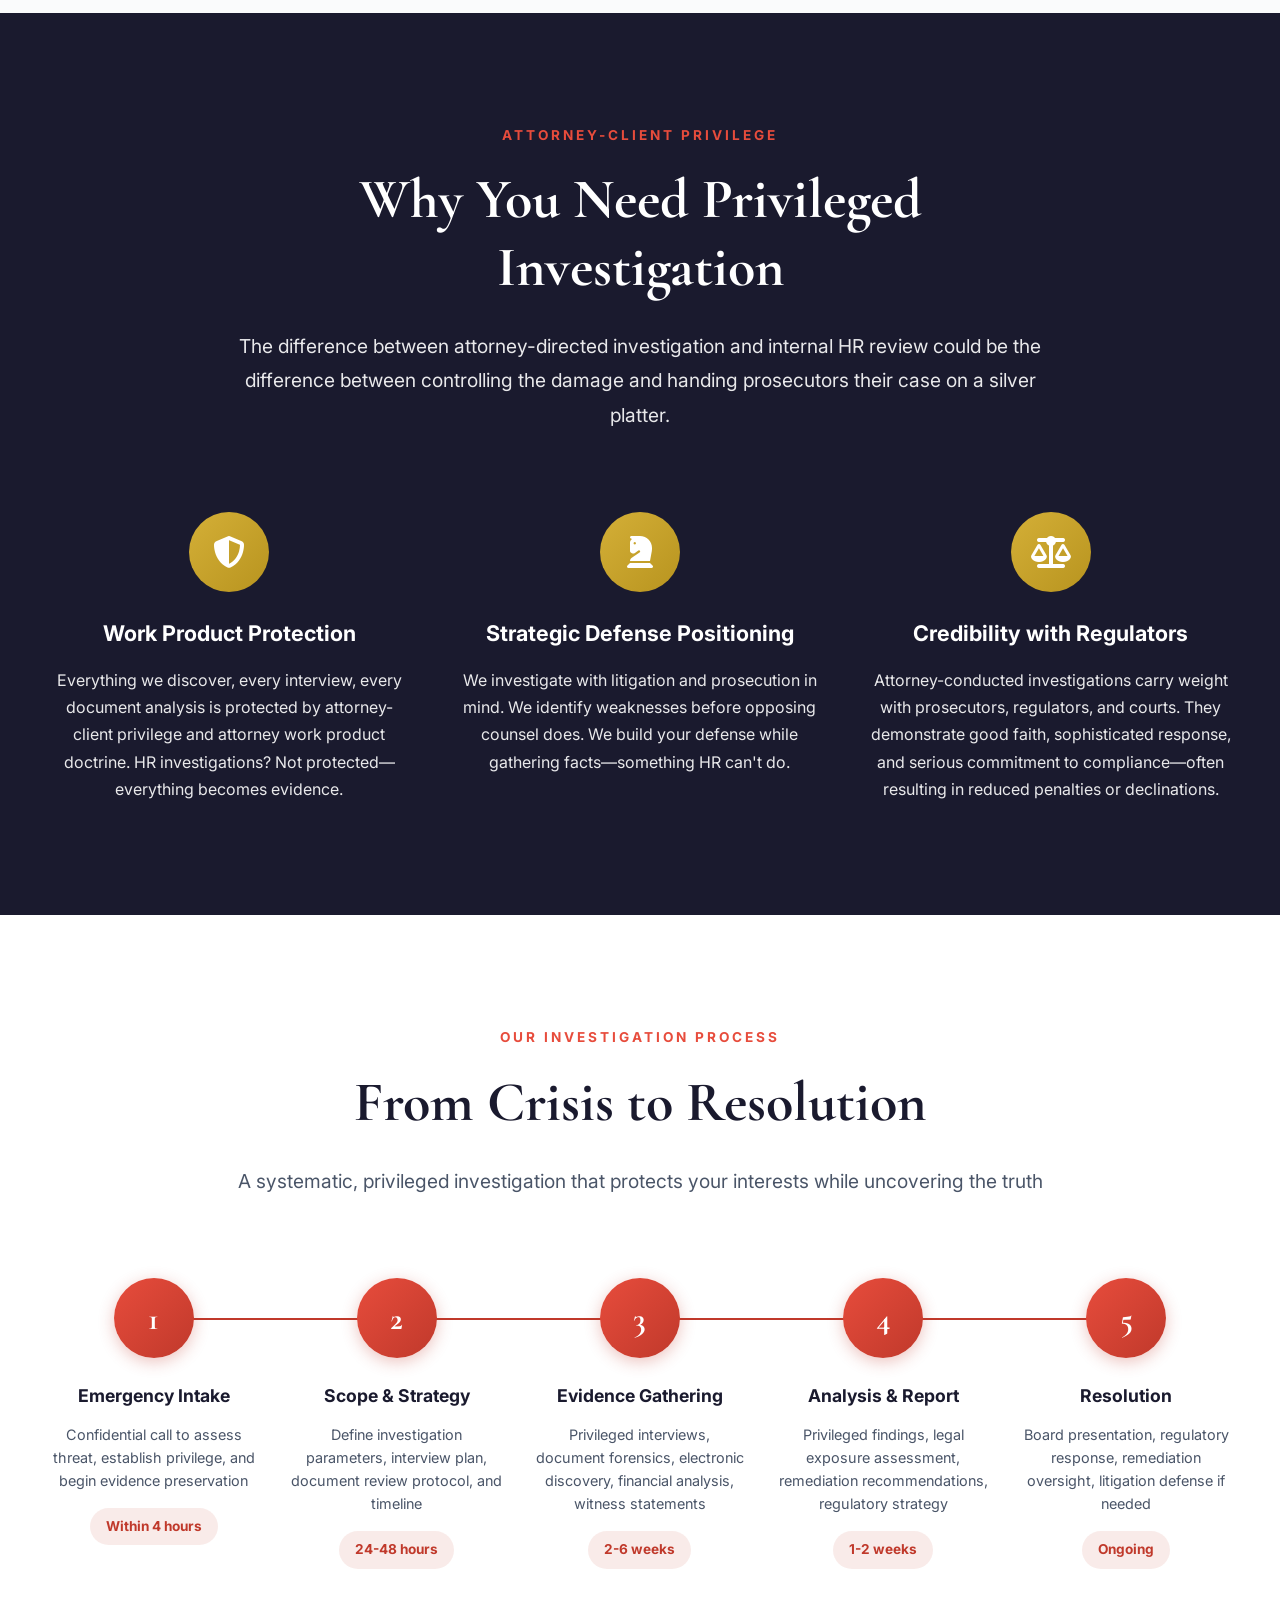
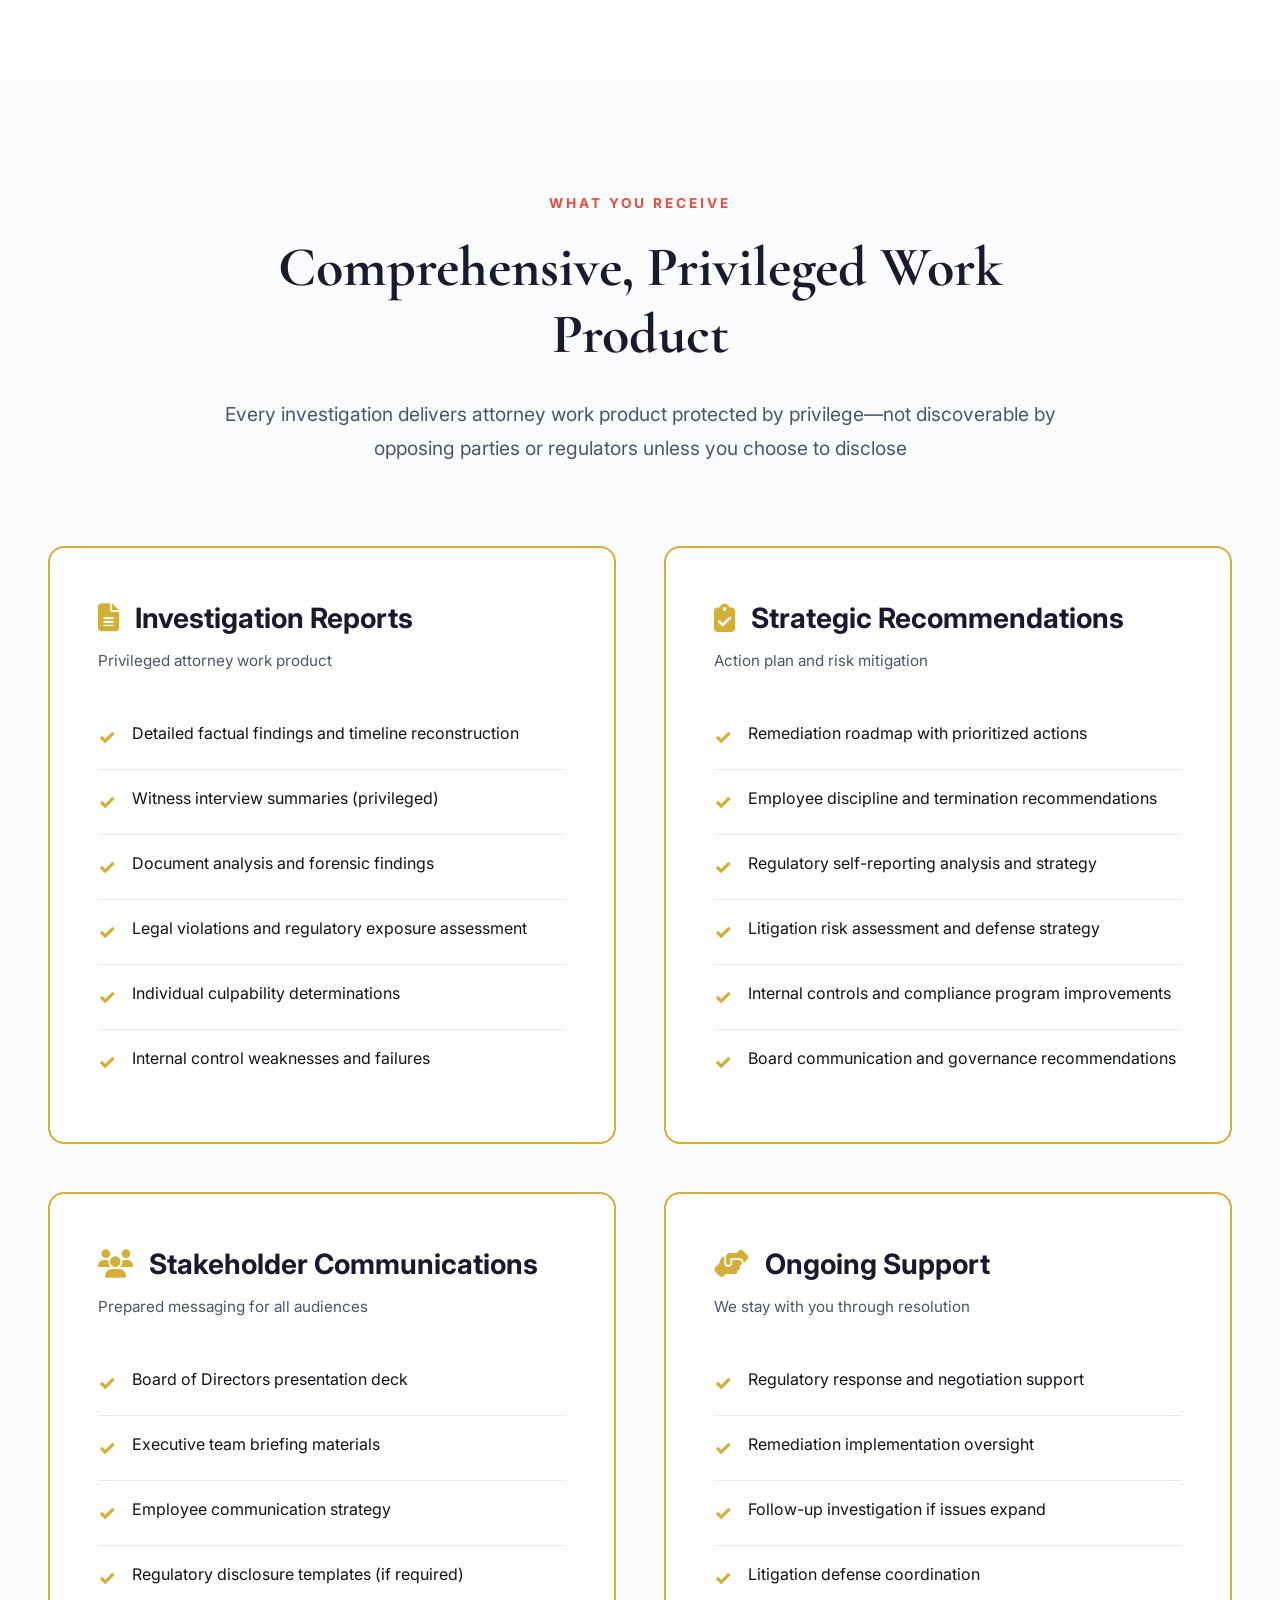
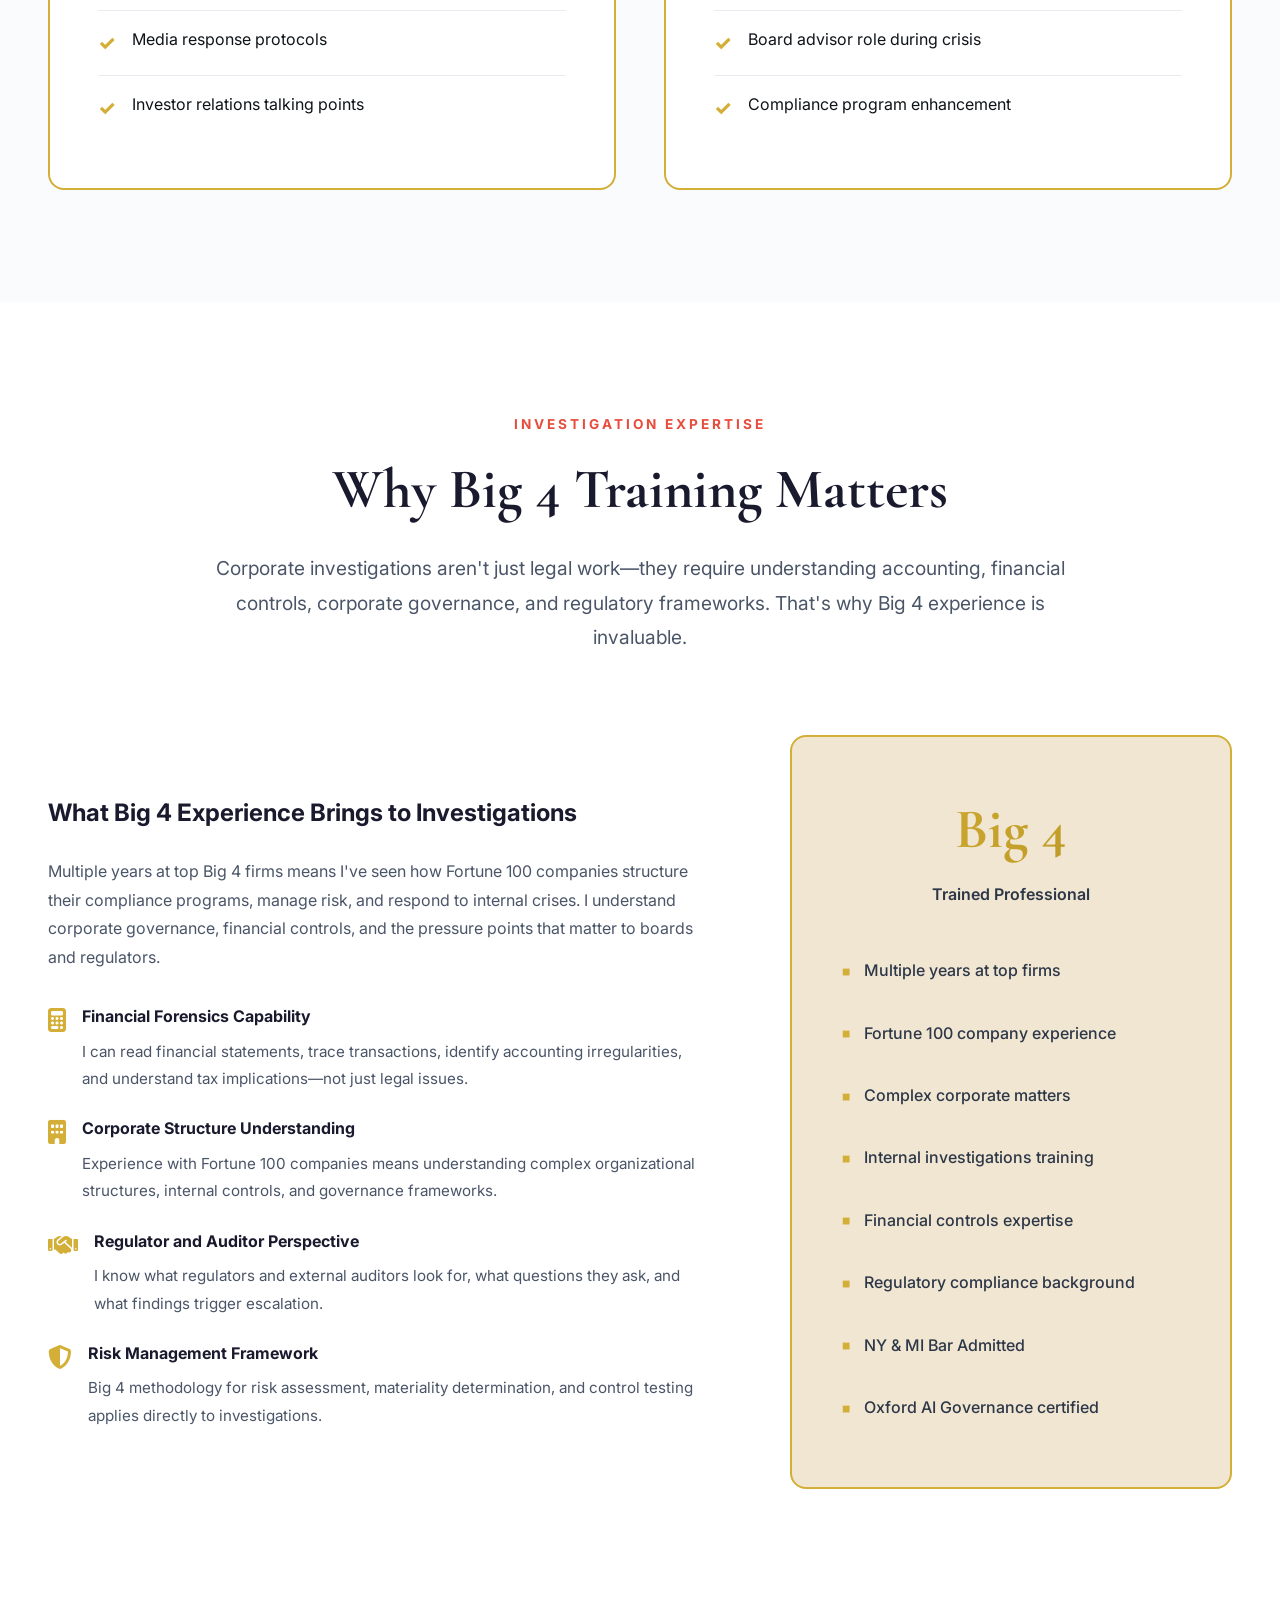
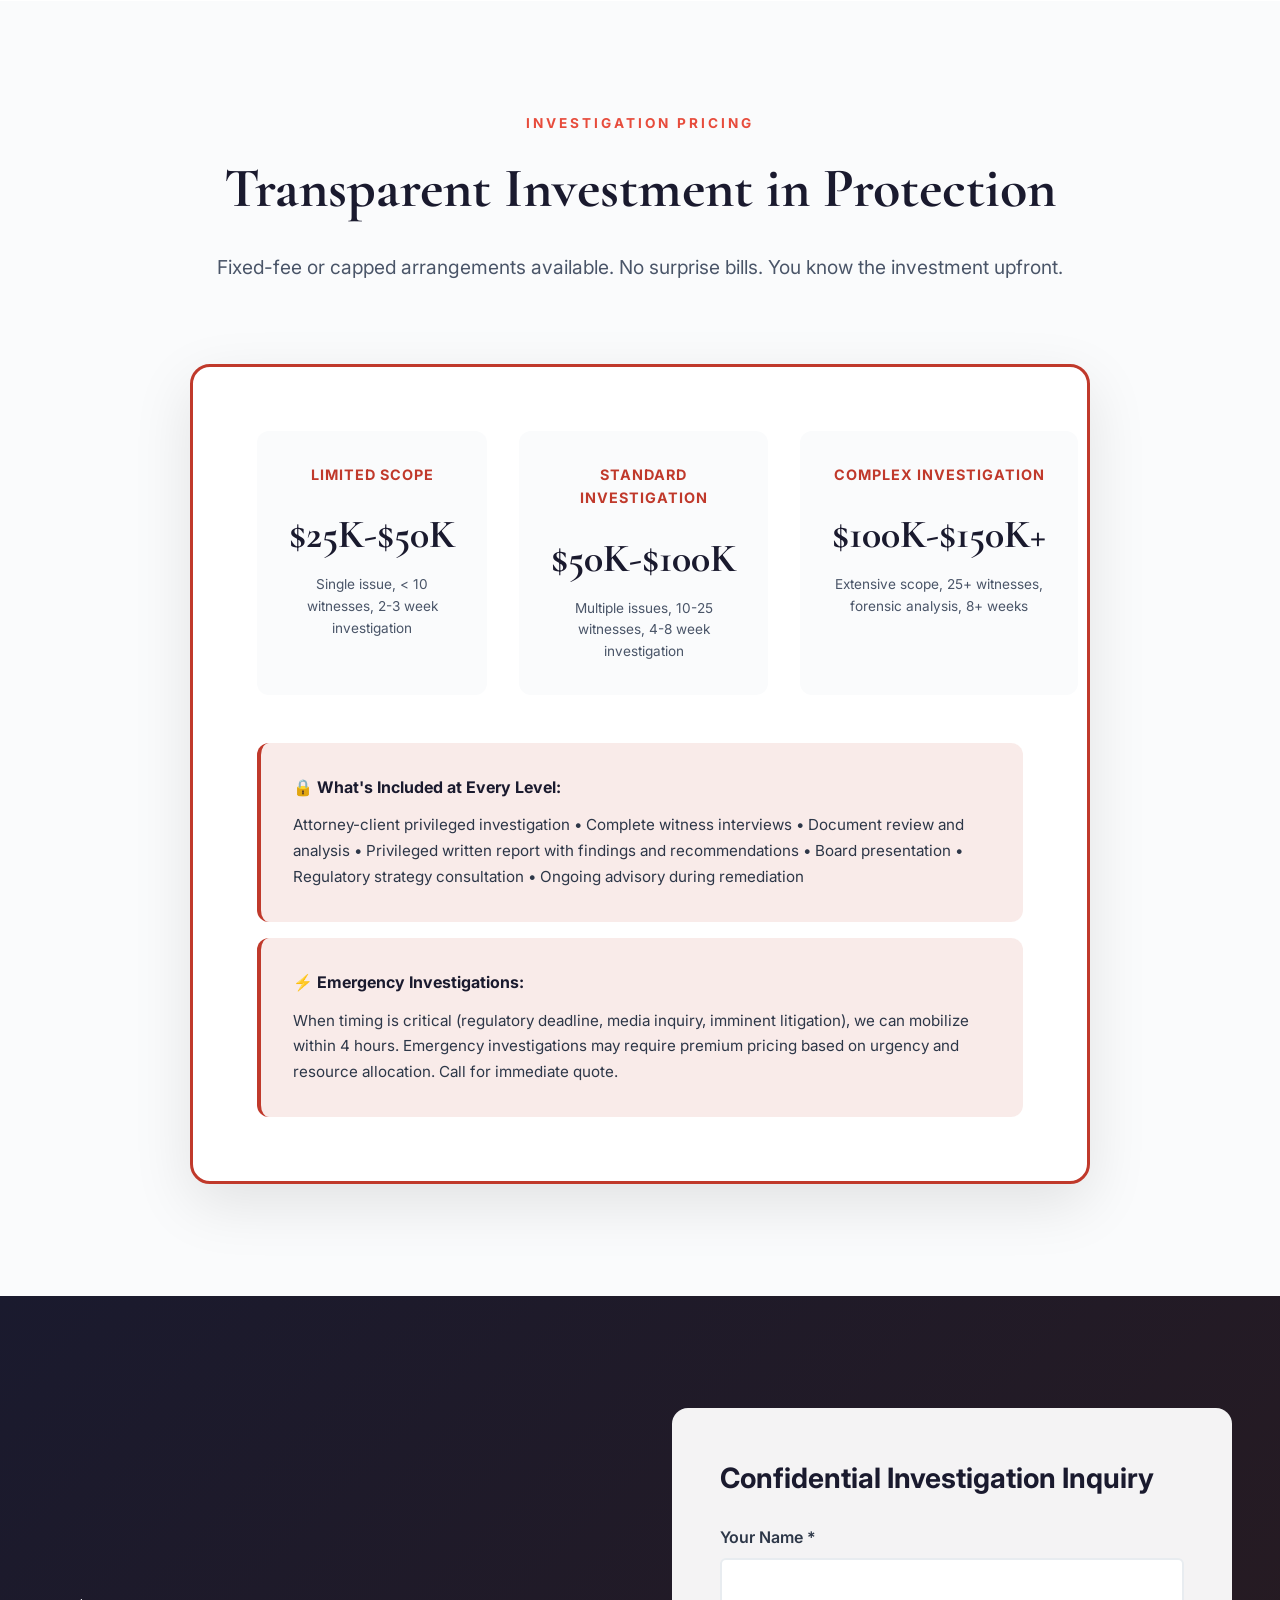
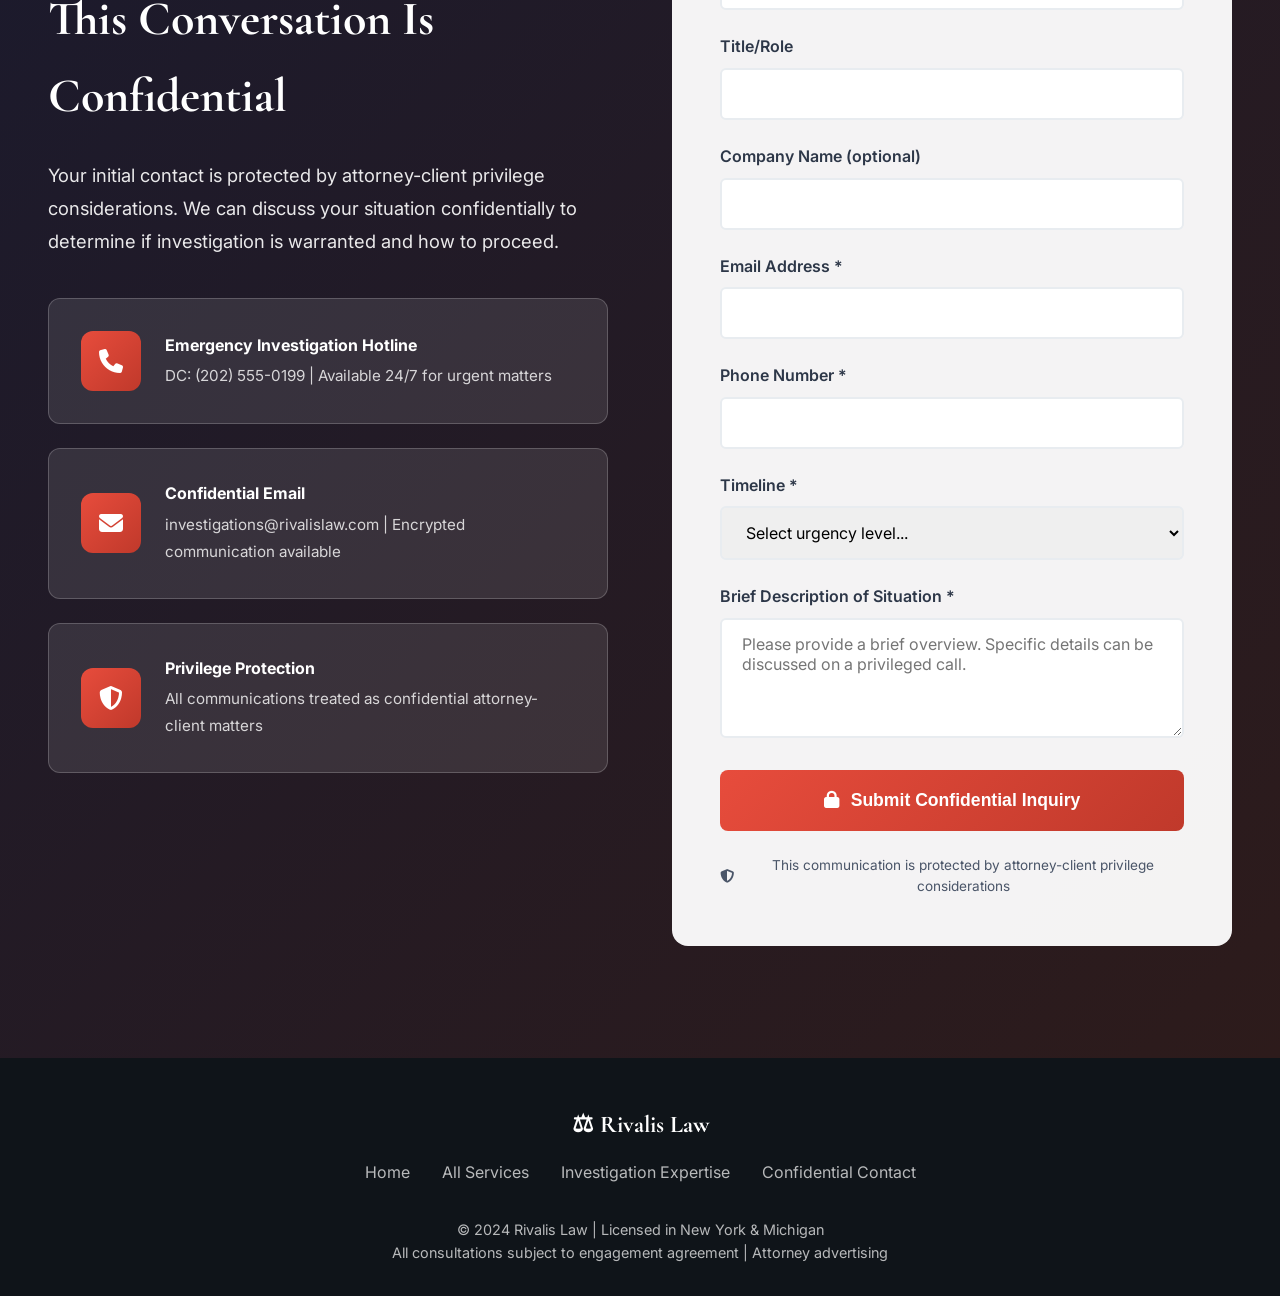
<file: Fraud Investigation Page .html>
<!DOCTYPE html>
<html lang="en">
<head>
    <meta charset="UTF-8">
    <meta name="viewport" content="width=device-width, initial-scale=1.0">
    <title>Corporate Fraud Investigation | Rivalis Law</title>
    <meta name="description" content="Privileged corporate fraud investigations. Whistleblower allegations, financial irregularities, executive misconduct. Big 4 trained attorney. Confidential response within 4 hours.">
    <link href="https://cdnjs.cloudflare.com/ajax/libs/font-awesome/6.4.0/css/all.min.css" rel="stylesheet">
    <link href="https://fonts.googleapis.com/css2?family=Inter:wght@300;400;500;600;700;800;900&family=Cormorant+Garamond:wght@500;600;700&display=swap" rel="stylesheet">
    <style>
        * {
            margin: 0;
            padding: 0;
            box-sizing: border-box;
        }

        :root {
            --primary: #1a1a2e;
            --accent: #d4af37;
            --accent-dark: #b8941f;
            --accent-light: #f0e6d2;
            --white: #ffffff;
            --gray-50: #fafbfc;
            --gray-100: #f4f6f8;
            --gray-200: #e8ecf0;
            --gray-600: #4a5568;
            --gray-700: #2d3748;
            --gray-900: #0f1419;
            --danger: #c0392b;
            --danger-light: #e74c3c;
        }

        body {
            font-family: 'Inter', sans-serif;
            color: var(--gray-900);
            line-height: 1.6;
            -webkit-font-smoothing: antialiased;
            overflow-x: hidden;
        }

        /* Emergency Bar */
        .emergency-bar {
            background: linear-gradient(135deg, #8b0000 0%, #c0392b 100%);
            color: white;
            padding: 1rem 3rem;
            text-align: center;
            position: sticky;
            top: 0;
            z-index: 1000;
            box-shadow: 0 4px 12px rgba(0, 0, 0, 0.2);
        }

        .emergency-content {
            max-width: 1400px;
            margin: 0 auto;
            display: flex;
            justify-content: space-between;
            align-items: center;
            gap: 2rem;
            flex-wrap: wrap;
        }

        .emergency-text {
            font-weight: 700;
            font-size: 1rem;
            display: flex;
            align-items: center;
            gap: 0.75rem;
        }

        .emergency-actions {
            display: flex;
            gap: 1rem;
        }

        .emergency-btn {
            background: white;
            color: #8b0000;
            padding: 0.75rem 1.5rem;
            border-radius: 6px;
            text-decoration: none;
            font-weight: 700;
            transition: all 0.3s;
            display: inline-flex;
            align-items: center;
            gap: 0.5rem;
        }

        .emergency-btn:hover {
            transform: scale(1.05);
        }

        /* Navigation */
        .nav {
            position: sticky;
            top: 54px;
            background: rgba(255, 255, 255, 0.95);
            backdrop-filter: blur(20px);
            border-bottom: 1px solid rgba(212, 175, 55, 0.15);
            z-index: 999;
            transition: all 0.4s;
        }

        .nav-container {
            max-width: 1400px;
            margin: 0 auto;
            padding: 0 3rem;
            display: flex;
            justify-content: space-between;
            align-items: center;
            height: 80px;
        }

        .nav-logo {
            font-family: 'Cormorant Garamond', serif;
            font-size: 1.75rem;
            font-weight: 700;
            color: var(--primary);
            text-decoration: none;
        }

        .nav-logo::before {
            content: '⚖ ';
            color: var(--accent);
        }

        .nav-menu {
            display: flex;
            gap: 2.5rem;
            list-style: none;
            align-items: center;
        }

        .nav-link {
            color: var(--gray-700);
            text-decoration: none;
            font-weight: 500;
            font-size: 0.95rem;
            transition: all 0.3s;
        }

        .nav-link:hover {
            color: var(--accent);
        }

        .nav-cta {
            background: linear-gradient(135deg, var(--danger) 0%, #8b0000 100%);
            color: var(--white);
            padding: 0.875rem 1.75rem;
            border-radius: 8px;
            text-decoration: none;
            font-weight: 600;
            transition: all 0.3s;
        }

        .nav-cta:hover {
            transform: translateY(-2px);
            box-shadow: 0 8px 24px rgba(192, 57, 43, 0.35);
        }

        /* Hero Section */
        .hero {
            background: linear-gradient(165deg, #1a1a2e 0%, #2d1b1b 50%, #1a0a0a 100%);
            color: white;
            padding: 8rem 3rem 6rem;
            position: relative;
            overflow: hidden;
        }

        .hero::before {
            content: '';
            position: absolute;
            top: 0;
            left: 0;
            right: 0;
            bottom: 0;
            background: url('data:image/svg+xml,<svg width="100" height="100" xmlns="http://www.w3.org/2000/svg"><defs><pattern id="grid" width="40" height="40" patternUnits="userSpaceOnUse"><path d="M 40 0 L 0 0 0 40" fill="none" stroke="rgba(212,175,55,0.05)" stroke-width="1"/></pattern></defs><rect width="100" height="100" fill="url(%23grid)"/></svg>');
            opacity: 0.3;
        }

        .hero-container {
            max-width: 1400px;
            margin: 0 auto;
            position: relative;
            z-index: 1;
        }

        .hero-badges {
            display: flex;
            gap: 0.75rem;
            margin-bottom: 2.5rem;
            flex-wrap: wrap;
        }

        .badge {
            background: rgba(192, 57, 43, 0.2);
            border: 1px solid rgba(192, 57, 43, 0.5);
            padding: 0.625rem 1.25rem;
            border-radius: 50px;
            font-size: 0.8rem;
            font-weight: 600;
            color: white;
            display: flex;
            align-items: center;
            gap: 0.5rem;
        }

        .badge i {
            color: var(--danger-light);
        }

        .hero-title {
            font-family: 'Cormorant Garamond', serif;
            font-size: 4.5rem;
            font-weight: 700;
            line-height: 1.1;
            margin-bottom: 2rem;
        }

        .hero-title .highlight {
            background: linear-gradient(135deg, var(--danger-light) 0%, #ff6b6b 100%);
            -webkit-background-clip: text;
            -webkit-text-fill-color: transparent;
        }

        .hero-subtitle {
            font-size: 1.35rem;
            opacity: 0.9;
            margin-bottom: 3rem;
            line-height: 1.8;
            max-width: 900px;
        }

        .urgency-grid {
            display: grid;
            grid-template-columns: repeat(3, 1fr);
            gap: 2rem;
            margin: 3rem 0;
            padding: 3rem;
            background: rgba(255, 255, 255, 0.05);
            border-radius: 16px;
            border: 2px solid rgba(192, 57, 43, 0.3);
        }

        .urgency-item {
            text-align: center;
        }

        .urgency-number {
            font-size: 3rem;
            font-weight: 800;
            font-family: 'Cormorant Garamond', serif;
            color: var(--danger-light);
            margin-bottom: 0.5rem;
        }

        .urgency-label {
            font-size: 0.95rem;
            opacity: 0.8;
        }

        .cta-group {
            display: flex;
            gap: 1rem;
            flex-wrap: wrap;
        }

        .btn {
            padding: 1.25rem 2.5rem;
            border-radius: 8px;
            text-decoration: none;
            font-weight: 700;
            font-size: 1.05rem;
            transition: all 0.3s;
            display: inline-flex;
            align-items: center;
            gap: 0.75rem;
            border: none;
            cursor: pointer;
        }

        .btn-primary {
            background: linear-gradient(135deg, var(--danger-light) 0%, var(--danger) 100%);
            color: var(--white);
            box-shadow: 0 6px 20px rgba(192, 57, 43, 0.4);
        }

        .btn-primary:hover {
            transform: translateY(-3px);
            box-shadow: 0 10px 32px rgba(192, 57, 43, 0.5);
        }

        .btn-secondary {
            background: rgba(255, 255, 255, 0.1);
            color: white;
            border: 2px solid rgba(255, 255, 255, 0.3);
        }

        .btn-secondary:hover {
            background: rgba(255, 255, 255, 0.15);
            border-color: rgba(255, 255, 255, 0.5);
        }

        /* Section Container */
        .section-container {
            max-width: 1400px;
            margin: 0 auto;
            padding: 0 3rem;
        }

        .section-header {
            text-align: center;
            max-width: 850px;
            margin: 0 auto 5rem;
        }

        .section-tag {
            color: var(--danger-light);
            font-weight: 700;
            font-size: 0.85rem;
            text-transform: uppercase;
            letter-spacing: 3px;
            margin-bottom: 1.25rem;
        }

        .section-title {
            font-family: 'Cormorant Garamond', serif;
            font-size: 3.5rem;
            font-weight: 700;
            color: var(--primary);
            margin-bottom: 1.75rem;
            line-height: 1.2;
        }

        .section-subtitle {
            font-size: 1.2rem;
            color: var(--gray-600);
            line-height: 1.8;
        }

        /* Threat Scenarios */
        .threats-section {
            padding: 7rem 0;
            background: var(--gray-50);
        }

        .threat-grid {
            display: grid;
            grid-template-columns: repeat(2, 1fr);
            gap: 2.5rem;
        }

        .threat-card {
            background: white;
            padding: 3rem;
            border-radius: 16px;
            border-left: 4px solid var(--danger);
            box-shadow: 0 4px 20px rgba(0, 0, 0, 0.08);
            transition: all 0.3s;
        }

        .threat-card:hover {
            transform: translateY(-5px);
            box-shadow: 0 12px 40px rgba(0, 0, 0, 0.12);
        }

        .threat-icon {
            width: 64px;
            height: 64px;
            background: linear-gradient(135deg, var(--danger-light) 0%, var(--danger) 100%);
            border-radius: 12px;
            display: flex;
            align-items: center;
            justify-content: center;
            margin-bottom: 1.5rem;
        }

        .threat-icon i {
            font-size: 1.75rem;
            color: white;
        }

        .threat-card h3 {
            font-size: 1.5rem;
            font-weight: 700;
            color: var(--primary);
            margin-bottom: 1rem;
        }

        .threat-card p {
            color: var(--gray-600);
            line-height: 1.8;
            margin-bottom: 1.25rem;
        }

        .threat-stat {
            background: rgba(192, 57, 43, 0.1);
            padding: 1rem;
            border-radius: 8px;
            font-weight: 600;
            color: var(--danger);
            font-size: 0.95rem;
        }

        /* Why Privileged Section */
        .privileged-section {
            padding: 7rem 0;
            background: var(--primary);
            color: white;
        }

        .privileged-grid {
            display: grid;
            grid-template-columns: repeat(3, 1fr);
            gap: 3rem;
            margin-top: 4rem;
        }

        .privileged-card {
            text-align: center;
        }

        .privileged-icon {
            width: 80px;
            height: 80px;
            background: linear-gradient(135deg, var(--accent) 0%, var(--accent-dark) 100%);
            border-radius: 50%;
            display: flex;
            align-items: center;
            justify-content: center;
            margin: 0 auto 1.5rem;
        }

        .privileged-icon i {
            font-size: 2rem;
            color: white;
        }

        .privileged-card h3 {
            font-size: 1.35rem;
            font-weight: 700;
            margin-bottom: 1rem;
        }

        .privileged-card p {
            opacity: 0.9;
            line-height: 1.7;
        }

        /* Process Timeline */
        .process-section {
            padding: 7rem 0;
            background: white;
        }

        .process-timeline {
            display: grid;
            grid-template-columns: repeat(5, 1fr);
            gap: 2rem;
            margin-top: 4rem;
            position: relative;
        }

        .process-timeline::before {
            content: '';
            position: absolute;
            top: 40px;
            left: 10%;
            right: 10%;
            height: 2px;
            background: var(--danger);
            z-index: 0;
        }

        .process-step {
            text-align: center;
            position: relative;
            z-index: 1;
        }

        .process-number {
            width: 80px;
            height: 80px;
            background: linear-gradient(135deg, var(--danger-light) 0%, var(--danger) 100%);
            border-radius: 50%;
            display: flex;
            align-items: center;
            justify-content: center;
            margin: 0 auto 1.5rem;
            font-size: 2rem;
            font-weight: 800;
            color: white;
            font-family: 'Cormorant Garamond', serif;
            box-shadow: 0 4px 16px rgba(192, 57, 43, 0.3);
        }

        .process-step h4 {
            font-size: 1.1rem;
            font-weight: 700;
            color: var(--primary);
            margin-bottom: 0.75rem;
        }

        .process-step p {
            color: var(--gray-600);
            font-size: 0.9rem;
        }

        .process-time {
            display: inline-block;
            background: rgba(192, 57, 43, 0.1);
            color: var(--danger);
            padding: 0.5rem 1rem;
            border-radius: 20px;
            font-size: 0.85rem;
            font-weight: 700;
            margin-top: 1rem;
        }

        /* Deliverables Section */
        .deliverables-section {
            padding: 7rem 0;
            background: var(--gray-50);
        }

        .deliverables-grid {
            display: grid;
            grid-template-columns: repeat(2, 1fr);
            gap: 3rem;
            margin-top: 4rem;
        }

        .deliverable-category {
            background: white;
            padding: 3rem;
            border-radius: 16px;
            border: 2px solid var(--accent);
        }

        .deliverable-category h3 {
            font-size: 1.75rem;
            font-weight: 700;
            color: var(--primary);
            margin-bottom: 0.5rem;
            display: flex;
            align-items: center;
            gap: 1rem;
        }

        .deliverable-category h3 i {
            color: var(--accent);
        }

        .category-subtitle {
            color: var(--gray-600);
            margin-bottom: 2rem;
            font-size: 0.95rem;
        }

        .deliverable-list {
            list-style: none;
        }

        .deliverable-list li {
            padding: 1rem 0;
            border-bottom: 1px solid var(--gray-200);
            display: flex;
            align-items: start;
            gap: 1rem;
        }

        .deliverable-list li:last-child {
            border-bottom: none;
        }

        .deliverable-list li::before {
            content: '✓';
            color: var(--accent);
            font-weight: 800;
            font-size: 1.25rem;
        }

        /* Expertise Section */
        .expertise-section {
            padding: 7rem 0;
            background: white;
        }

        .expertise-grid {
            display: grid;
            grid-template-columns: 1.2fr 0.8fr;
            gap: 5rem;
            align-items: center;
        }

        .expertise-content h3 {
            font-size: 1.5rem;
            font-weight: 700;
            color: var(--primary);
            margin-bottom: 1.5rem;
        }

        .expertise-content p {
            color: var(--gray-600);
            line-height: 1.8;
            margin-bottom: 2rem;
        }

        .expertise-points {
            display: flex;
            flex-direction: column;
            gap: 1.5rem;
        }

        .expertise-point {
            display: flex;
            gap: 1rem;
            align-items: start;
        }

        .expertise-point i {
            color: var(--accent);
            font-size: 1.5rem;
            margin-top: 0.25rem;
        }

        .expertise-point-text h4 {
            font-weight: 700;
            color: var(--primary);
            margin-bottom: 0.5rem;
        }

        .expertise-point-text p {
            color: var(--gray-600);
            font-size: 0.95rem;
            margin: 0;
        }

        .expertise-cred {
            background: var(--accent-light);
            padding: 3rem;
            border-radius: 16px;
            border: 2px solid var(--accent);
        }

        .cred-stat {
            text-align: center;
            margin-bottom: 2rem;
        }

        .cred-number {
            font-size: 3.5rem;
            font-weight: 800;
            font-family: 'Cormorant Garamond', serif;
            background: linear-gradient(135deg, var(--accent) 0%, var(--accent-dark) 100%);
            -webkit-background-clip: text;
            -webkit-text-fill-color: transparent;
            margin-bottom: 0.5rem;
        }

        .cred-label {
            font-weight: 600;
            color: var(--gray-700);
        }

        .cred-list {
            list-style: none;
        }

        .cred-list li {
            padding: 0.75rem 0;
            color: var(--gray-700);
            font-weight: 500;
            display: flex;
            align-items: center;
            gap: 0.75rem;
        }

        .cred-list li::before {
            content: '▪';
            color: var(--accent);
            font-size: 1.5rem;
        }

        /* Pricing Section */
        .pricing-section {
            padding: 7rem 0;
            background: var(--gray-50);
        }

        .pricing-container {
            max-width: 900px;
            margin: 4rem auto 0;
            background: white;
            border-radius: 20px;
            padding: 4rem;
            border: 3px solid var(--danger);
            box-shadow: 0 20px 60px rgba(0, 0, 0, 0.1);
        }

        .pricing-tiers {
            display: grid;
            grid-template-columns: repeat(3, 1fr);
            gap: 2rem;
            margin-bottom: 3rem;
        }

        .pricing-tier {
            text-align: center;
            padding: 2rem;
            border-radius: 12px;
            background: var(--gray-50);
        }

        .tier-label {
            font-size: 0.9rem;
            font-weight: 700;
            text-transform: uppercase;
            color: var(--danger);
            margin-bottom: 1rem;
            letter-spacing: 1px;
        }

        .tier-price {
            font-size: 2.5rem;
            font-weight: 800;
            font-family: 'Cormorant Garamond', serif;
            color: var(--primary);
            margin-bottom: 0.5rem;
        }

        .tier-desc {
            font-size: 0.85rem;
            color: var(--gray-600);
        }

        .pricing-note {
            background: rgba(192, 57, 43, 0.1);
            padding: 2rem;
            border-radius: 12px;
            border-left: 4px solid var(--danger);
            margin-top: 2rem;
        }

        .pricing-note h4 {
            font-weight: 700;
            color: var(--primary);
            margin-bottom: 0.75rem;
        }

        .pricing-note p {
            color: var(--gray-700);
            font-size: 0.95rem;
            line-height: 1.7;
        }

        /* Confidential Contact */
        .contact-section {
            padding: 7rem 0;
            background: linear-gradient(135deg, var(--primary) 0%, #2d1b1b 100%);
            color: white;
        }

        .contact-grid {
            display: grid;
            grid-template-columns: 1fr 1fr;
            gap: 4rem;
            align-items: center;
        }

        .contact-content h2 {
            font-family: 'Cormorant Garamond', serif;
            font-size: 3rem;
            margin-bottom: 1.5rem;
        }

        .contact-content p {
            font-size: 1.15rem;
            opacity: 0.9;
            line-height: 1.8;
            margin-bottom: 2.5rem;
        }

        .contact-methods {
            display: flex;
            flex-direction: column;
            gap: 1.5rem;
        }

        .contact-method {
            background: rgba(255, 255, 255, 0.1);
            padding: 2rem;
            border-radius: 12px;
            border: 1px solid rgba(255, 255, 255, 0.2);
            display: flex;
            align-items: center;
            gap: 1.5rem;
            transition: all 0.3s;
            text-decoration: none;
            color: white;
        }

        .contact-method:hover {
            background: rgba(255, 255, 255, 0.15);
            transform: translateX(10px);
        }

        .method-icon {
            width: 60px;
            height: 60px;
            background: linear-gradient(135deg, var(--danger-light) 0%, var(--danger) 100%);
            border-radius: 12px;
            display: flex;
            align-items: center;
            justify-content: center;
            flex-shrink: 0;
        }

        .method-icon i {
            font-size: 1.5rem;
        }

        .method-text h4 {
            font-weight: 700;
            margin-bottom: 0.25rem;
        }

        .method-text p {
            opacity: 0.8;
            font-size: 0.95rem;
            margin: 0;
        }

        .contact-form {
            background: rgba(255, 255, 255, 0.95);
            padding: 3rem;
            border-radius: 16px;
            color: var(--gray-900);
        }

        .contact-form h3 {
            font-size: 1.75rem;
            font-weight: 700;
            color: var(--primary);
            margin-bottom: 1.5rem;
        }

        .form-group {
            margin-bottom: 1.5rem;
        }

        .form-group label {
            display: block;
            font-weight: 600;
            color: var(--gray-700);
            margin-bottom: 0.5rem;
        }

        .form-group input,
        .form-group select,
        .form-group textarea {
            width: 100%;
            padding: 0.875rem 1.25rem;
            border: 2px solid var(--gray-200);
            border-radius: 6px;
            font-size: 1rem;
            font-family: 'Inter', sans-serif;
            transition: all 0.3s;
        }

        .form-group input:focus,
        .form-group select:focus,
        .form-group textarea:focus {
            outline: none;
            border-color: var(--danger);
            box-shadow: 0 0 0 3px rgba(192, 57, 43, 0.1);
        }

        .form-group textarea {
            min-height: 120px;
            resize: vertical;
        }

        .form-submit-btn {
            width: 100%;
            padding: 1.25rem;
            background: linear-gradient(135deg, var(--danger-light) 0%, var(--danger) 100%);
            color: white;
            border: none;
            border-radius: 8px;
            font-size: 1.1rem;
            font-weight: 700;
            cursor: pointer;
            display: flex;
            align-items: center;
            justify-content: center;
            gap: 0.75rem;
            transition: all 0.3s;
        }

        .form-submit-btn:hover {
            transform: translateY(-2px);
            box-shadow: 0 8px 24px rgba(192, 57, 43, 0.4);
        }

        .form-note {
            margin-top: 1.5rem;
            text-align: center;
            font-size: 0.85rem;
            color: var(--gray-600);
            display: flex;
            align-items: center;
            justify-content: center;
            gap: 0.5rem;
        }

        /* Footer */
        .footer {
            background: var(--gray-900);
            color: rgba(255, 255, 255, 0.7);
            padding: 3rem 0 2rem;
        }

        .footer-container {
            max-width: 1400px;
            margin: 0 auto;
            padding: 0 3rem;
            text-align: center;
        }

        .footer-brand {
            font-family: 'Cormorant Garamond', serif;
            font-size: 1.5rem;
            font-weight: 700;
            color: var(--white);
            margin-bottom: 1rem;
        }

        .footer-links {
            display: flex;
            gap: 2rem;
            justify-content: center;
            flex-wrap: wrap;
            margin-bottom: 2rem;
        }

        .footer-links a {
            color: rgba(255, 255, 255, 0.7);
            text-decoration: none;
            transition: color 0.3s;
        }

        .footer-links a:hover {
            color: var(--accent);
        }

        /* Floating Emergency Button */
        .fab-emergency {
            position: fixed;
            bottom: 2rem;
            right: 2rem;
            width: 70px;
            height: 70px;
            background: linear-gradient(135deg, var(--danger-light) 0%, var(--danger) 100%);
            border-radius: 50%;
            display: flex;
            align-items: center;
            justify-content: center;
            color: white;
            font-size: 1.75rem;
            box-shadow: 0 8px 28px rgba(192, 57, 43, 0.5);
            cursor: pointer;
            transition: all 0.3s;
            z-index: 1000;
            text-decoration: none;
            animation: pulse 2s infinite;
        }

        .fab-emergency:hover {
            transform: scale(1.15);
        }

        @keyframes pulse {
            0%, 100% {
                box-shadow: 0 8px 28px rgba(192, 57, 43, 0.5);
            }
            50% {
                box-shadow: 0 8px 40px rgba(192, 57, 43, 0.8);
            }
        }

        /* Mobile Responsive */
        @media (max-width: 968px) {
            .hero-title {
                font-size: 2.75rem;
            }

            .section-title {
                font-size: 2.25rem;
            }

            .threat-grid,
            .deliverables-grid,
            .expertise-grid,
            .contact-grid {
                grid-template-columns: 1fr;
            }

            .urgency-grid,
            .privileged-grid,
            .pricing-tiers {
                grid-template-columns: 1fr;
            }

            .process-timeline {
                grid-template-columns: 1fr;
            }

            .process-timeline::before {
                display: none;
            }

            .nav-menu {
                display: none;
            }

            .emergency-content {
                flex-direction: column;
            }

            .pricing-container {
                padding: 2rem;
            }
        }
    </style>
</head>
<body>
    <!-- Emergency Bar -->
    <div class="emergency-bar">
        <div class="emergency-content">
            <div class="emergency-text">
                <i class="fas fa-shield-alt"></i>
                <span>CONFIDENTIAL INVESTIGATION HOTLINE - ATTORNEY-CLIENT PRIVILEGE PROTECTED</span>
            </div>
            <div class="emergency-actions">
                <a href="tel:+1-202-555-0199" class="emergency-btn">
                    <i class="fas fa-phone"></i>
                    Emergency: (202) 555-0199
                </a>
            </div>
        </div>
    </div>

    <!-- Navigation -->
    <nav class="nav">
        <div class="nav-container">
            <a href="/" class="nav-logo">Rivalis Law</a>
            <ul class="nav-menu">
                <li><a href="/#services" class="nav-link">Services</a></li>
                <li><a href="/#why-rivalis" class="nav-link">Why Rivalis</a></li>
                <li><a href="#expertise" class="nav-link">Our Expertise</a></li>
                <li><a href="#contact" class="nav-cta">Confidential Contact</a></li>
            </ul>
        </div>
    </nav>

    <!-- Hero Section -->
    <section class="hero">
        <div class="hero-container">
            <div class="hero-badges">
                <div class="badge">
                    <i class="fas fa-lock"></i>
                    Attorney-Client Privilege
                </div>
                <div class="badge">
                    <i class="fas fa-user-secret"></i>
                    Confidential Investigation
                </div>
                <div class="badge">
                    <i class="fas fa-briefcase"></i>
                    Big 4 Trained
                </div>
            </div>

            <h1 class="hero-title">
                Before It Becomes a <span class="highlight">Criminal Investigation</span><br>or Destroys Your Reputation
            </h1>

            <p class="hero-subtitle">
                Whistleblower allegations. Financial irregularities. Executive misconduct. Board member concerns. Every hour you wait gives regulators, prosecutors, and journalists more ammunition. Get privileged, confidential investigation before they do.
            </p>

            <div class="urgency-grid">
                <div class="urgency-item">
                    <div class="urgency-number">4hrs</div>
                    <div class="urgency-label">Emergency response time</div>
                </div>
                <div class="urgency-item">
                    <div class="urgency-number">100%</div>
                    <div class="urgency-label">Attorney-client privileged</div>
                </div>
                <div class="urgency-item">
                    <div class="urgency-number">24/7</div>
                    <div class="urgency-label">Confidential hotline access</div>
                </div>
            </div>

            <div class="cta-group">
                <a href="tel:+1-202-555-0199" class="btn btn-primary">
                    <i class="fas fa-phone"></i>
                    Call Emergency Line Now
                </a>
                <a href="#contact" class="btn btn-secondary">
                    Confidential Inquiry Form
                </a>
            </div>
        </div>
    </section>

    <!-- Threat Scenarios -->
    <section class="threats-section">
        <div class="section-container">
            <div class="section-header">
                <div class="section-tag">WHEN EVERY HOUR MATTERS</div>
                <h2 class="section-title">The Threats That Can't Wait</h2>
                <p class="section-subtitle">
                    These aren't "eventually" problems. They're ticking time bombs that destroy companies, careers, and reputations—often within days of discovery.
                </p>
            </div>

            <div class="threat-grid">
                <div class="threat-card">
                    <div class="threat-icon">
                        <i class="fas fa-balance-scale"></i>
                    </div>
                    <h3>Whistleblower Allegations</h3>
                    <p>An employee files an SEC complaint or contacts a journalist about accounting irregularities, safety violations, or regulatory non-compliance. Once it's public or with regulators, you've lost control of the narrative—and your chance at privileged investigation.</p>
                    <div class="threat-stat">
                        ⚠️ 72% of whistleblower cases lead to government investigation within 90 days
                    </div>
                </div>

                <div class="threat-card">
                    <div class="threat-icon">
                        <i class="fas fa-dollar-sign"></i>
                    </div>
                    <h3>Financial Fraud Indicators</h3>
                    <p>Suspicious transactions, missing funds, altered documents, or unexplained discrepancies in financial statements. Your CFO or controller notices something wrong. If you don't investigate immediately under privilege, any delay looks like a cover-up.</p>
                    <div class="threat-stat">
                        ⚠️ Organizations lose 5% of annual revenue to fraud—median loss: $117,000
                    </div>
                </div>

                <div class="threat-card">
                    <div class="threat-icon">
                        <i class="fas fa-user-tie"></i>
                    </div>
                    <h3>Executive Misconduct</h3>
                    <p>Sexual harassment claims, discrimination, abuse of authority, conflicts of interest, or ethics violations involving C-suite executives or board members. Without privileged investigation, every interview and document becomes evidence against you.</p>
                    <div class="threat-stat">
                        ⚠️ Average cost of executive misconduct scandal: $3.1M in legal fees + reputation damage
                    </div>
                </div>

                <div class="threat-card">
                    <div class="threat-icon">
                        <i class="fas fa-file-invoice"></i>
                    </div>
                    <h3>Accounting Irregularities</h3>
                    <p>Revenue recognition issues, asset valuation problems, expense manipulation, or off-book transactions discovered during audit or due diligence. These destroy M&A deals, tank stock prices, and trigger shareholder lawsuits—fast.</p>
                    <div class="threat-stat">
                        ⚠️ 67% of financial restatements result in shareholder litigation
                    </div>
                </div>

                <div class="threat-card">
                    <div class="threat-icon">
                        <i class="fas fa-handshake"></i>
                    </div>
                    <h3>Vendor/Partner Fraud</h3>
                    <p>Kickbacks, bid rigging, shell companies, inflated invoices, or conflicts of interest in procurement. These schemes often involve your own employees and expose you to FCPA violations and criminal liability.</p>
                    <div class="threat-stat">
                        ⚠️ Procurement fraud schemes average 18 months before detection
                    </div>
                </div>

                <div class="threat-card">
                    <div class="threat-icon">
                        <i class="fas fa-gavel"></i>
                    </div>
                    <h3>Regulatory Non-Compliance</h3>
                    <p>Violations of industry regulations, safety standards, environmental rules, or licensing requirements that could result in government sanctions, fines, or criminal charges. Self-reporting requirements often have 24-48 hour deadlines.</p>
                    <div class="threat-stat">
                        ⚠️ Late self-reporting can increase penalties by 300-400%
                    </div>
                </div>
            </div>
        </div>
    </section>

    <!-- Why Privileged Investigation -->
    <section class="privileged-section">
        <div class="section-container">
            <div class="section-header" style="color: white;">
                <div class="section-tag">ATTORNEY-CLIENT PRIVILEGE</div>
                <h2 class="section-title" style="color: white;">Why You Need Privileged Investigation</h2>
                <p class="section-subtitle" style="color: rgba(255,255,255,0.9);">
                    The difference between attorney-directed investigation and internal HR review could be the difference between controlling the damage and handing prosecutors their case on a silver platter.
                </p>
            </div>

            <div class="privileged-grid">
                <div class="privileged-card">
                    <div class="privileged-icon">
                        <i class="fas fa-shield-alt"></i>
                    </div>
                    <h3>Work Product Protection</h3>
                    <p>Everything we discover, every interview, every document analysis is protected by attorney-client privilege and attorney work product doctrine. HR investigations? Not protected—everything becomes evidence.</p>
                </div>

                <div class="privileged-card">
                    <div class="privileged-icon">
                        <i class="fas fa-chess-knight"></i>
                    </div>
                    <h3>Strategic Defense Positioning</h3>
                    <p>We investigate with litigation and prosecution in mind. We identify weaknesses before opposing counsel does. We build your defense while gathering facts—something HR can't do.</p>
                </div>

                <div class="privileged-card">
                    <div class="privileged-icon">
                        <i class="fas fa-balance-scale"></i>
                    </div>
                    <h3>Credibility with Regulators</h3>
                    <p>Attorney-conducted investigations carry weight with prosecutors, regulators, and courts. They demonstrate good faith, sophisticated response, and serious commitment to compliance—often resulting in reduced penalties or declinations.</p>
                </div>
            </div>
        </div>
    </section>

    <!-- Investigation Process -->
    <section id="process" class="process-section">
        <div class="section-container">
            <div class="section-header">
                <div class="section-tag">OUR INVESTIGATION PROCESS</div>
                <h2 class="section-title">From Crisis to Resolution</h2>
                <p class="section-subtitle">
                    A systematic, privileged investigation that protects your interests while uncovering the truth
                </p>
            </div>

            <div class="process-timeline">
                <div class="process-step">
                    <div class="process-number">1</div>
                    <h4>Emergency Intake</h4>
                    <p>Confidential call to assess threat, establish privilege, and begin evidence preservation</p>
                    <span class="process-time">Within 4 hours</span>
                </div>

                <div class="process-step">
                    <div class="process-number">2</div>
                    <h4>Scope & Strategy</h4>
                    <p>Define investigation parameters, interview plan, document review protocol, and timeline</p>
                    <span class="process-time">24-48 hours</span>
                </div>

                <div class="process-step">
                    <div class="process-number">3</div>
                    <h4>Evidence Gathering</h4>
                    <p>Privileged interviews, document forensics, electronic discovery, financial analysis, witness statements</p>
                    <span class="process-time">2-6 weeks</span>
                </div>

                <div class="process-step">
                    <div class="process-number">4</div>
                    <h4>Analysis & Report</h4>
                    <p>Privileged findings, legal exposure assessment, remediation recommendations, regulatory strategy</p>
                    <span class="process-time">1-2 weeks</span>
                </div>

                <div class="process-step">
                    <div class="process-number">5</div>
                    <h4>Resolution</h4>
                    <p>Board presentation, regulatory response, remediation oversight, litigation defense if needed</p>
                    <span class="process-time">Ongoing</span>
                </div>
            </div>
        </div>
    </section>

    <!-- Deliverables -->
    <section class="deliverables-section">
        <div class="section-container">
            <div class="section-header">
                <div class="section-tag">WHAT YOU RECEIVE</div>
                <h2 class="section-title">Comprehensive, Privileged Work Product</h2>
                <p class="section-subtitle">
                    Every investigation delivers attorney work product protected by privilege—not discoverable by opposing parties or regulators unless you choose to disclose
                </p>
            </div>

            <div class="deliverables-grid">
                <div class="deliverable-category">
                    <h3><i class="fas fa-file-alt"></i> Investigation Reports</h3>
                    <p class="category-subtitle">Privileged attorney work product</p>
                    <ul class="deliverable-list">
                        <li>Detailed factual findings and timeline reconstruction</li>
                        <li>Witness interview summaries (privileged)</li>
                        <li>Document analysis and forensic findings</li>
                        <li>Legal violations and regulatory exposure assessment</li>
                        <li>Individual culpability determinations</li>
                        <li>Internal control weaknesses and failures</li>
                    </ul>
                </div>

                <div class="deliverable-category">
                    <h3><i class="fas fa-clipboard-check"></i> Strategic Recommendations</h3>
                    <p class="category-subtitle">Action plan and risk mitigation</p>
                    <ul class="deliverable-list">
                        <li>Remediation roadmap with prioritized actions</li>
                        <li>Employee discipline and termination recommendations</li>
                        <li>Regulatory self-reporting analysis and strategy</li>
                        <li>Litigation risk assessment and defense strategy</li>
                        <li>Internal controls and compliance program improvements</li>
                        <li>Board communication and governance recommendations</li>
                    </ul>
                </div>

                <div class="deliverable-category">
                    <h3><i class="fas fa-users"></i> Stakeholder Communications</h3>
                    <p class="category-subtitle">Prepared messaging for all audiences</p>
                    <ul class="deliverable-list">
                        <li>Board of Directors presentation deck</li>
                        <li>Executive team briefing materials</li>
                        <li>Employee communication strategy</li>
                        <li>Regulatory disclosure templates (if required)</li>
                        <li>Media response protocols</li>
                        <li>Investor relations talking points</li>
                    </ul>
                </div>

                <div class="deliverable-category">
                    <h3><i class="fas fa-hands-helping"></i> Ongoing Support</h3>
                    <p class="category-subtitle">We stay with you through resolution</p>
                    <ul class="deliverable-list">
                        <li>Regulatory response and negotiation support</li>
                        <li>Remediation implementation oversight</li>
                        <li>Follow-up investigation if issues expand</li>
                        <li>Litigation defense coordination</li>
                        <li>Board advisor role during crisis</li>
                        <li>Compliance program enhancement</li>
                    </ul>
                </div>
            </div>
        </div>
    </section>

    <!-- Expertise Section -->
    <section id="expertise" class="expertise-section">
        <div class="section-container">
            <div class="section-header">
                <div class="section-tag">INVESTIGATION EXPERTISE</div>
                <h2 class="section-title">Why Big 4 Training Matters</h2>
                <p class="section-subtitle">
                    Corporate investigations aren't just legal work—they require understanding accounting, financial controls, corporate governance, and regulatory frameworks. That's why Big 4 experience is invaluable.
                </p>
            </div>

            <div class="expertise-grid">
                <div class="expertise-content">
                    <h3>What Big 4 Experience Brings to Investigations</h3>
                    <p>
                        Multiple years at top Big 4 firms means I've seen how Fortune 100 companies structure their compliance programs, manage risk, and respond to internal crises. I understand corporate governance, financial controls, and the pressure points that matter to boards and regulators.
                    </p>

                    <div class="expertise-points">
                        <div class="expertise-point">
                            <i class="fas fa-calculator"></i>
                            <div class="expertise-point-text">
                                <h4>Financial Forensics Capability</h4>
                                <p>I can read financial statements, trace transactions, identify accounting irregularities, and understand tax implications—not just legal issues.</p>
                            </div>
                        </div>

                        <div class="expertise-point">
                            <i class="fas fa-building"></i>
                            <div class="expertise-point-text">
                                <h4>Corporate Structure Understanding</h4>
                                <p>Experience with Fortune 100 companies means understanding complex organizational structures, internal controls, and governance frameworks.</p>
                            </div>
                        </div>

                        <div class="expertise-point">
                            <i class="fas fa-handshake"></i>
                            <div class="expertise-point-text">
                                <h4>Regulator and Auditor Perspective</h4>
                                <p>I know what regulators and external auditors look for, what questions they ask, and what findings trigger escalation.</p>
                            </div>
                        </div>

                        <div class="expertise-point">
                            <i class="fas fa-shield-alt"></i>
                            <div class="expertise-point-text">
                                <h4>Risk Management Framework</h4>
                                <p>Big 4 methodology for risk assessment, materiality determination, and control testing applies directly to investigations.</p>
                            </div>
                        </div>
                    </div>
                </div>

                <div class="expertise-cred">
                    <div class="cred-stat">
                        <div class="cred-number">Big 4</div>
                        <div class="cred-label">Trained Professional</div>
                    </div>
                    
                    <ul class="cred-list">
                        <li>Multiple years at top firms</li>
                        <li>Fortune 100 company experience</li>
                        <li>Complex corporate matters</li>
                        <li>Internal investigations training</li>
                        <li>Financial controls expertise</li>
                        <li>Regulatory compliance background</li>
                        <li>NY & MI Bar Admitted</li>
                        <li>Oxford AI Governance certified</li>
                    </ul>
                </div>
            </div>
        </div>
    </section>

    <!-- Pricing Section -->
    <section class="pricing-section">
        <div class="section-container">
            <div class="section-header">
                <div class="section-tag">INVESTIGATION PRICING</div>
                <h2 class="section-title">Transparent Investment in Protection</h2>
                <p class="section-subtitle">
                    Fixed-fee or capped arrangements available. No surprise bills. You know the investment upfront.
                </p>
            </div>

            <div class="pricing-container">
                <div class="pricing-tiers">
                    <div class="pricing-tier">
                        <div class="tier-label">Limited Scope</div>
                        <div class="tier-price">$25K-$50K</div>
                        <div class="tier-desc">Single issue, < 10 witnesses, 2-3 week investigation</div>
                    </div>

                    <div class="pricing-tier">
                        <div class="tier-label">Standard Investigation</div>
                        <div class="tier-price">$50K-$100K</div>
                        <div class="tier-desc">Multiple issues, 10-25 witnesses, 4-8 week investigation</div>
                    </div>

                    <div class="pricing-tier">
                        <div class="tier-label">Complex Investigation</div>
                        <div class="tier-price">$100K-$150K+</div>
                        <div class="tier-desc">Extensive scope, 25+ witnesses, forensic analysis, 8+ weeks</div>
                    </div>
                </div>

                <div class="pricing-note">
                    <h4>🔒 What's Included at Every Level:</h4>
                    <p>
                        Attorney-client privileged investigation • Complete witness interviews • Document review and analysis • Privileged written report with findings and recommendations • Board presentation • Regulatory strategy consultation • Ongoing advisory during remediation
                    </p>
                </div>

                <div class="pricing-note" style="margin-top: 1rem;">
                    <h4>⚡ Emergency Investigations:</h4>
                    <p>
                        When timing is critical (regulatory deadline, media inquiry, imminent litigation), we can mobilize within 4 hours. Emergency investigations may require premium pricing based on urgency and resource allocation. Call for immediate quote.
                    </p>
                </div>
            </div>
        </div>
    </section>

    <!-- Confidential Contact Section -->
    <section id="contact" class="contact-section">
        <div class="section-container">
            <div class="contact-grid">
                <div class="contact-content">
                    <h2>This Conversation Is Confidential</h2>
                    <p>
                        Your initial contact is protected by attorney-client privilege considerations. We can discuss your situation confidentially to determine if investigation is warranted and how to proceed.
                    </p>

                    <div class="contact-methods">
                        <a href="tel:+1-202-555-0199" class="contact-method">
                            <div class="method-icon">
                                <i class="fas fa-phone"></i>
                            </div>
                            <div class="method-text">
                                <h4>Emergency Investigation Hotline</h4>
                                <p>DC: (202) 555-0199 | Available 24/7 for urgent matters</p>
                            </div>
                        </a>

                        <a href="mailto:investigations@rivalislaw.com" class="contact-method">
                            <div class="method-icon">
                                <i class="fas fa-envelope"></i>
                            </div>
                            <div class="method-text">
                                <h4>Confidential Email</h4>
                                <p>investigations@rivalislaw.com | Encrypted communication available</p>
                            </div>
                        </a>

                        <div class="contact-method" style="cursor: default;">
                            <div class="method-icon">
                                <i class="fas fa-shield-alt"></i>
                            </div>
                            <div class="method-text">
                                <h4>Privilege Protection</h4>
                                <p>All communications treated as confidential attorney-client matters</p>
                            </div>
                        </div>
                    </div>
                </div>

                <div class="contact-form">
                    <h3>Confidential Investigation Inquiry</h3>
                    
                    <form id="investigationForm">
                        <div class="form-group">
                            <label for="name">Your Name *</label>
                            <input type="text" id="name" name="name" required>
                        </div>

                        <div class="form-group">
                            <label for="title">Title/Role</label>
                            <input type="text" id="title" name="title">
                        </div>

                        <div class="form-group">
                            <label for="company">Company Name (optional)</label>
                            <input type="text" id="company" name="company">
                        </div>

                        <div class="form-group">
                            <label for="email">Email Address *</label>
                            <input type="email" id="email" name="email" required>
                        </div>

                        <div class="form-group">
                            <label for="phone">Phone Number *</label>
                            <input type="tel" id="phone" name="phone" required>
                        </div>

                        <div class="form-group">
                            <label for="urgency">Timeline *</label>
                            <select id="urgency" name="urgency" required>
                                <option value="">Select urgency level...</option>
                                <option value="emergency">Emergency (Within 24 hours)</option>
                                <option value="urgent">Urgent (Within 1 week)</option>
                                <option value="planning">Need assessment (1-2 weeks)</option>
                            </select>
                        </div>

                        <div class="form-group">
                            <label for="situation">Brief Description of Situation *</label>
                            <textarea id="situation" name="situation" required placeholder="Please provide a brief overview. Specific details can be discussed on a privileged call."></textarea>
                        </div>

                        <button type="submit" class="form-submit-btn">
                            <i class="fas fa-lock"></i>
                            Submit Confidential Inquiry
                        </button>

                        <p class="form-note">
                            <i class="fas fa-shield-alt"></i>
                            This communication is protected by attorney-client privilege considerations
                        </p>
                    </form>
                </div>
            </div>
        </div>
    </section>

    <!-- Footer -->
    <footer class="footer">
        <div class="footer-container">
            <div class="footer-brand">⚖ Rivalis Law</div>
            <div class="footer-links">
                <a href="/">Home</a>
                <a href="/#services">All Services</a>
                <a href="#expertise">Investigation Expertise</a>
                <a href="#contact">Confidential Contact</a>
            </div>
            <p style="margin-top: 2rem; font-size: 0.9rem;">
                © 2024 Rivalis Law | Licensed in New York & Michigan<br>
                All consultations subject to engagement agreement | Attorney advertising
            </p>
        </div>
    </footer>

    <!-- Floating Emergency Button -->
    <a href="tel:+1-202-555-0199" class="fab-emergency" title="Emergency Investigation Hotline">
        <i class="fas fa-phone-volume"></i>
    </a>

    <script>
        // Smooth scrolling
        document.querySelectorAll('a[href^="#"]').forEach(anchor => {
            anchor.addEventListener('click', function (e) {
                e.preventDefault();
                const target = document.querySelector(this.getAttribute('href'));
                if (target) {
                    target.scrollIntoView({
                        behavior: 'smooth',
                        block: 'start'
                    });
                }
            });
        });

        // Form submission
        document.getElementById('investigationForm').addEventListener('submit', function(e) {
            e.preventDefault();
            
            alert('Thank you for your confidential inquiry. An attorney will contact you within 4 hours.\n\nFor immediate assistance, please call our emergency hotline: (202) 555-0199');
            
            this.reset();
        });

        // Sticky nav enhancement
        const nav = document.querySelector('.nav');
        window.addEventListener('scroll', () => {
            if (window.pageYOffset > 100) {
                nav.style.boxShadow = '0 4px 20px rgba(0, 0, 0, 0.1)';
            } else {
                nav.style.boxShadow = 'none';
            }
        });
    </script>
</body>
</html>
</file>
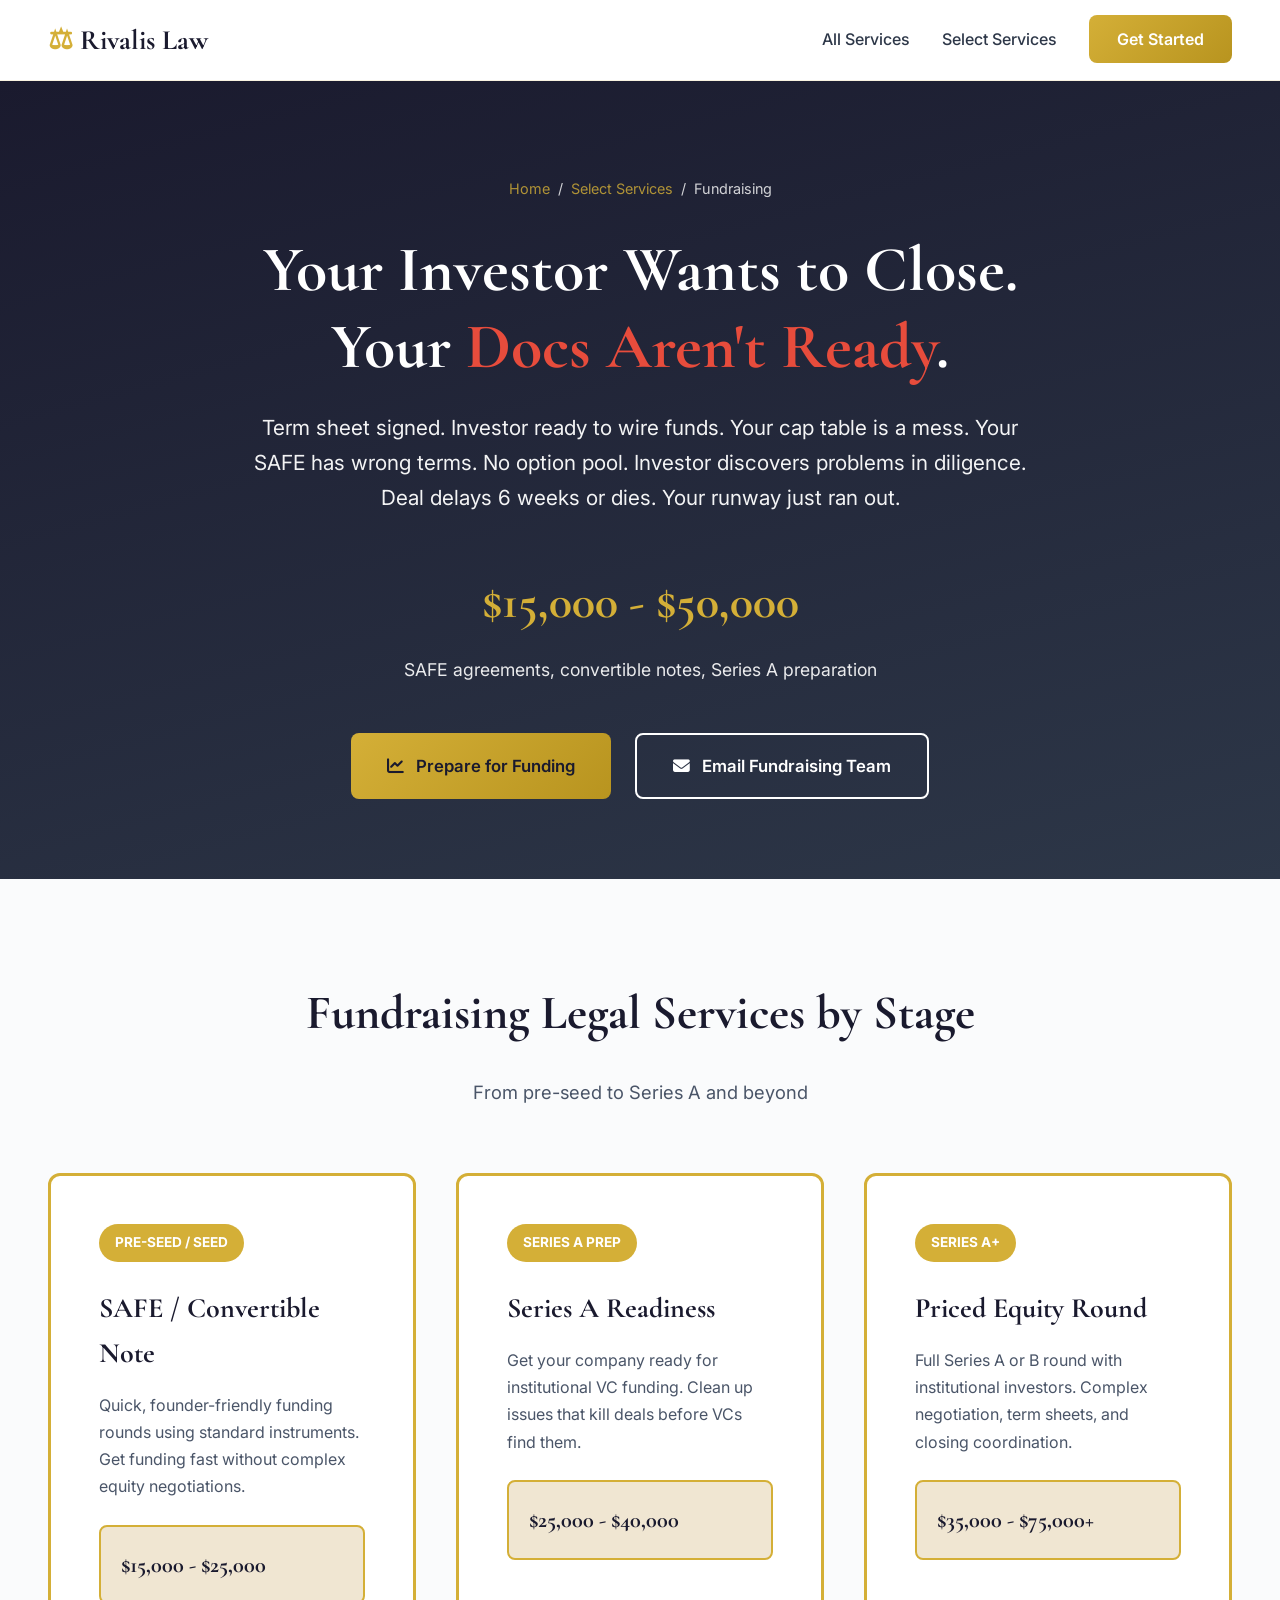
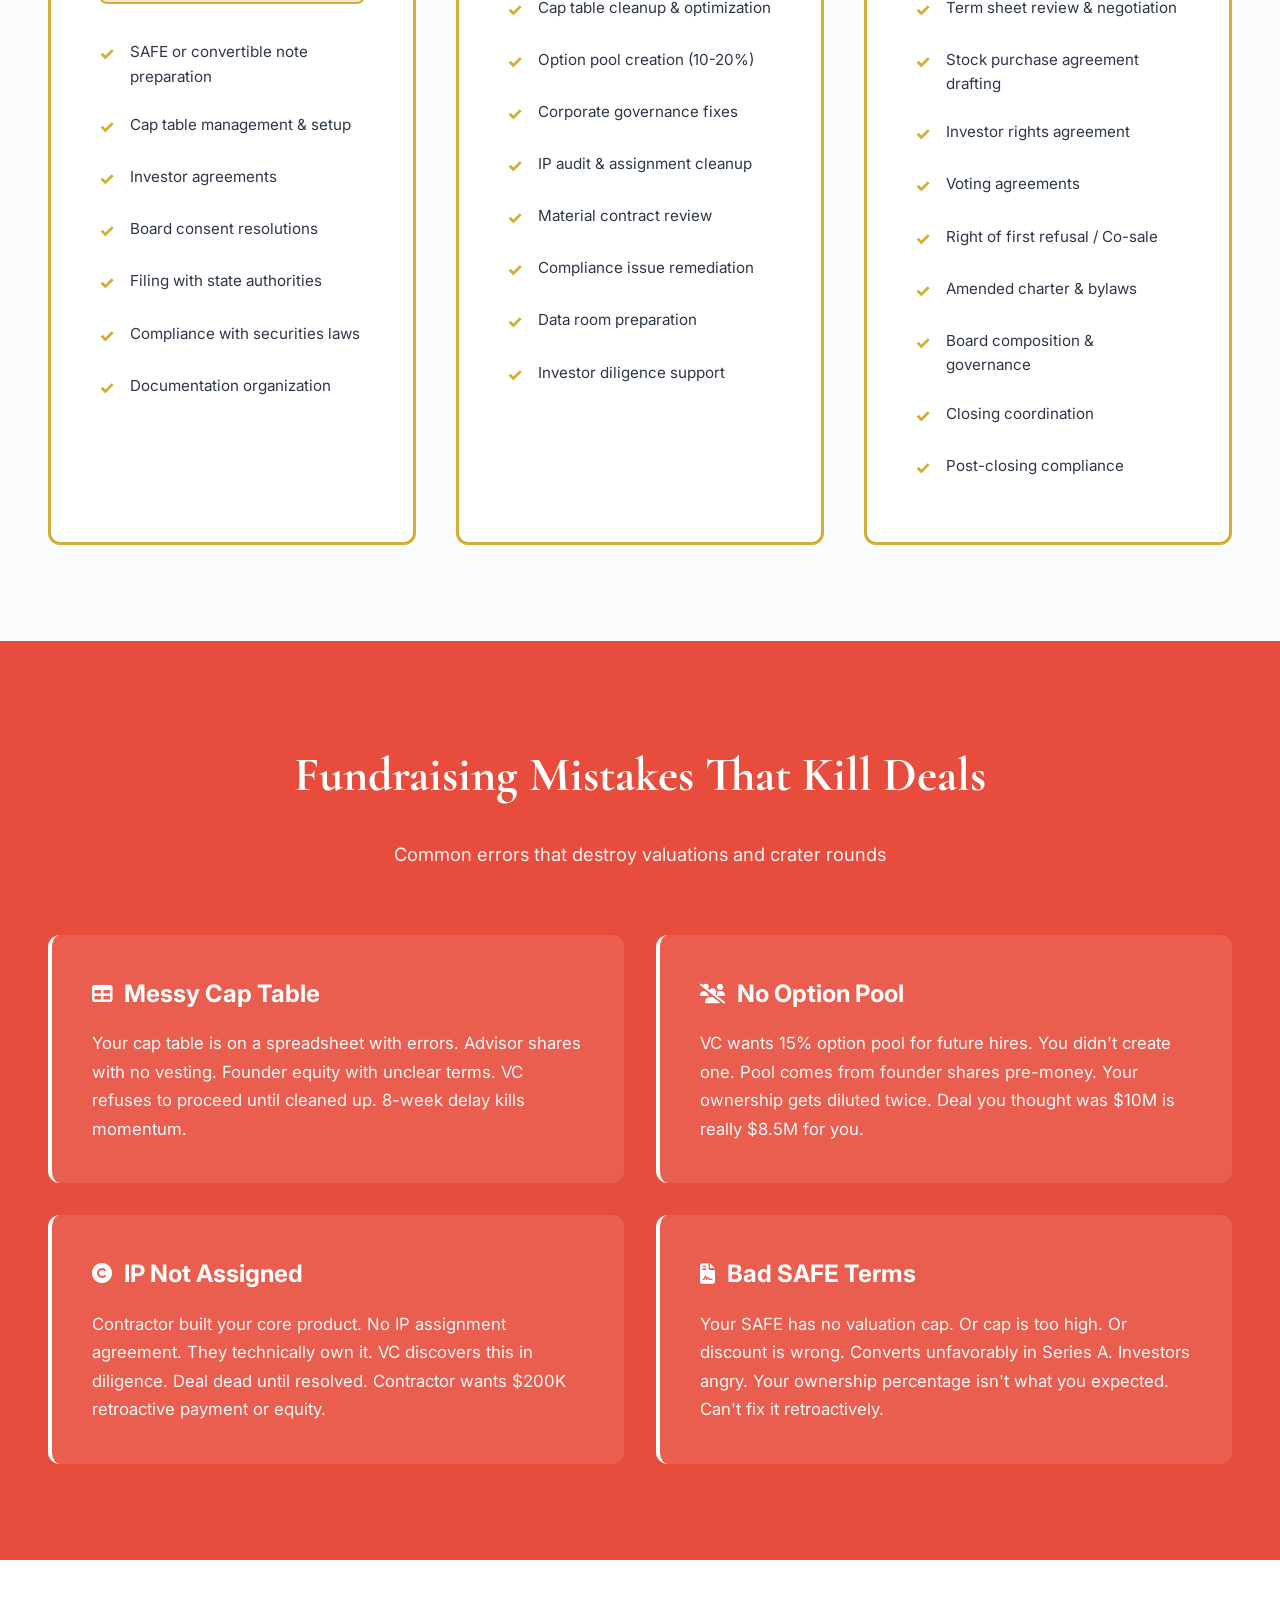
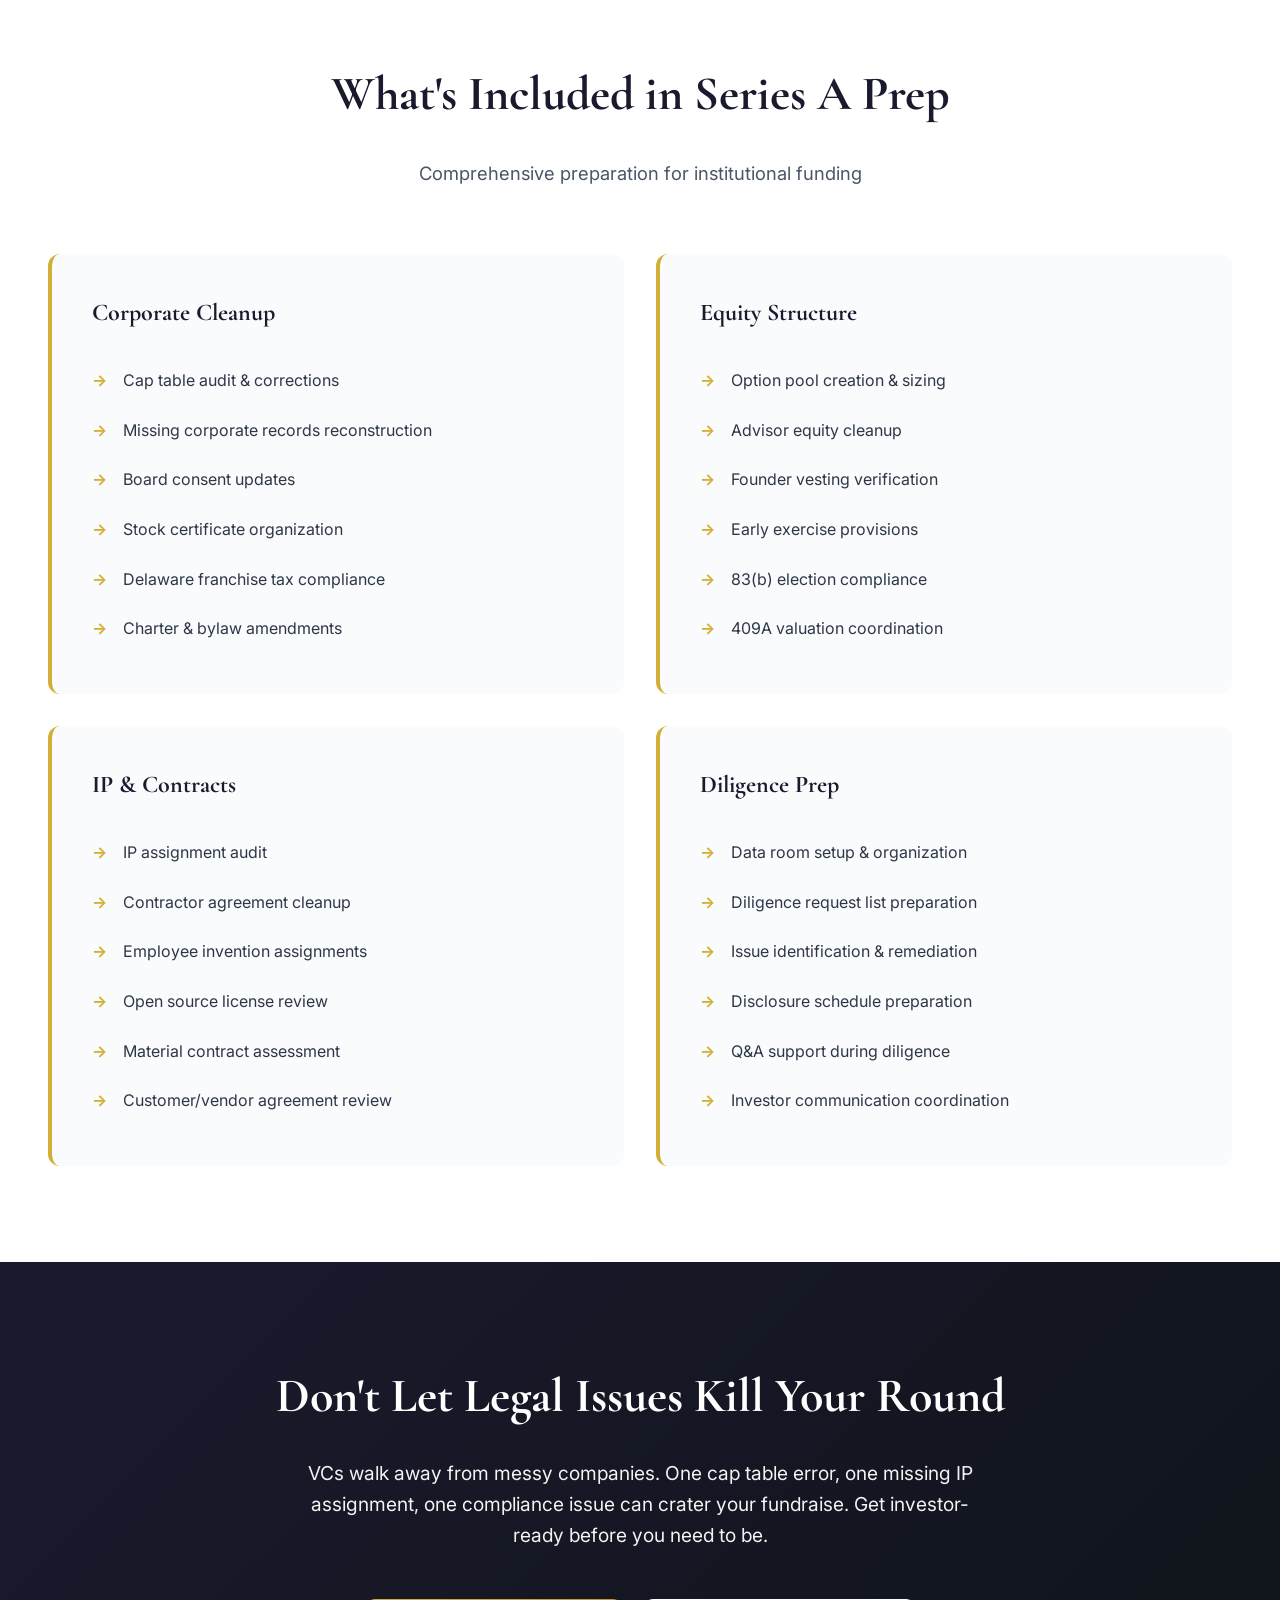
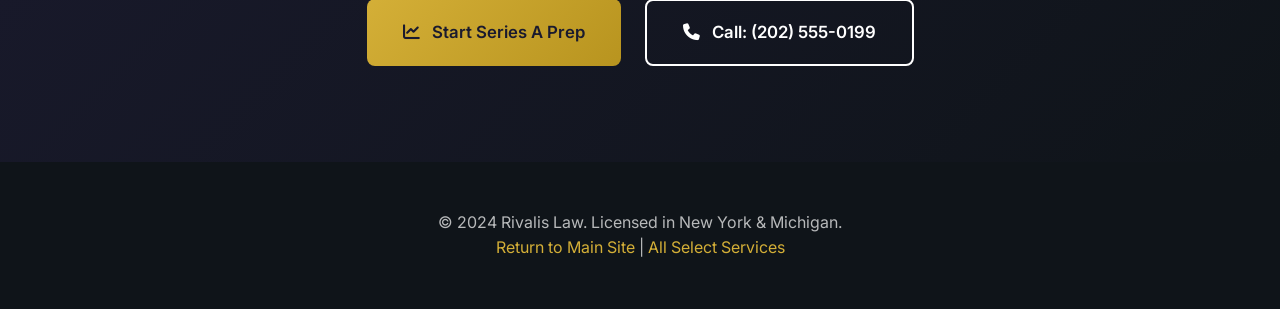
<file: Fundraising-page.html>
<!DOCTYPE html>
<html lang="en">
<head>
    <meta charset="UTF-8">
    <meta name="viewport" content="width=device-width, initial-scale=1.0">
    <title>Fundraising & Securities | Rivalis Law</title>
    <meta name="description" content="SAFE agreements, convertible notes, and Series A preparation for venture-backed companies. $15,000-$50,000.">
    <link href="https://cdnjs.cloudflare.com/ajax/libs/font-awesome/6.4.0/css/all.min.css" rel="stylesheet">
    <link href="https://fonts.googleapis.com/css2?family=Inter:wght@300;400;500;600;700;800;900&family=Cormorant+Garamond:wght@500;600;700&display=swap" rel="stylesheet">
    <style>
        * { margin: 0; padding: 0; box-sizing: border-box; }
        :root {
            --primary: #1a1a2e; --accent: #d4af37; --accent-dark: #b8941f; --accent-light: #f0e6d2;
            --white: #ffffff; --gray-50: #fafbfc; --gray-200: #e8ecf0; --gray-600: #4a5568;
            --gray-700: #2d3748; --gray-900: #0f1419; --danger: #e74c3c;
        }
        body { font-family: 'Inter', sans-serif; color: var(--gray-900); line-height: 1.6; }
        .nav { position: sticky; top: 0; background: rgba(255, 255, 255, 0.95); backdrop-filter: blur(20px); border-bottom: 1px solid rgba(212, 175, 55, 0.15); z-index: 999; }
        .nav-container { max-width: 1400px; margin: 0 auto; padding: 0 3rem; display: flex; justify-content: space-between; align-items: center; height: 80px; }
        .nav-logo { font-family: 'Cormorant Garamond', serif; font-size: 1.75rem; font-weight: 700; color: var(--primary); text-decoration: none; }
        .nav-logo::before { content: '⚖ '; color: var(--accent); }
        .nav-menu { display: flex; gap: 2rem; list-style: none; align-items: center; }
        .nav-link { color: var(--gray-700); text-decoration: none; font-weight: 500; }
        .nav-cta { background: linear-gradient(135deg, var(--accent) 0%, var(--accent-dark) 100%); color: var(--white); padding: 0.875rem 1.75rem; border-radius: 8px; text-decoration: none; font-weight: 600; }
        .hero { background: linear-gradient(165deg, #1a1a2e 0%, #2d3748 100%); color: white; padding: 6rem 3rem 5rem; }
        .hero-container { max-width: 1200px; margin: 0 auto; text-align: center; }
        .breadcrumb { display: flex; gap: 0.5rem; margin-bottom: 2rem; font-size: 0.9rem; opacity: 0.8; justify-content: center; }
        .breadcrumb a { color: var(--accent); text-decoration: none; }
        .hero h1 { font-family: 'Cormorant Garamond', serif; font-size: 4rem; font-weight: 700; line-height: 1.2; margin-bottom: 1.5rem; }
        .hero h1 .highlight { color: var(--danger); }
        .hero-subtitle { font-size: 1.3rem; line-height: 1.7; margin-bottom: 3rem; opacity: 0.95; max-width: 800px; margin-left: auto; margin-right: auto; }
        .price-hero { font-size: 3rem; font-weight: 800; color: var(--accent); font-family: 'Cormorant Garamond', serif; margin-bottom: 1rem; }
        .price-note { font-size: 1.1rem; opacity: 0.9; margin-bottom: 3rem; }
        .cta-group { display: flex; gap: 1.5rem; flex-wrap: wrap; justify-content: center; }
        .btn { padding: 1.125rem 2.25rem; border-radius: 8px; text-decoration: none; font-weight: 600; font-size: 1.05rem; transition: all 0.3s; display: inline-flex; align-items: center; gap: 0.75rem; }
        .btn-primary { background: linear-gradient(135deg, var(--accent) 0%, var(--accent-dark) 100%); color: var(--primary); }
        .btn-secondary { background: transparent; border: 2px solid white; color: white; }
        .section { padding: 6rem 3rem; }
        .section-container { max-width: 1200px; margin: 0 auto; }
        .section-header { text-align: center; max-width: 800px; margin: 0 auto 4rem; }
        .section-title { font-family: 'Cormorant Garamond', serif; font-size: 3rem; font-weight: 700; color: var(--primary); margin-bottom: 1.5rem; }
        .section-subtitle { font-size: 1.15rem; color: var(--gray-600); line-height: 1.8; }
        .stages { background: var(--gray-50); }
        .stages-grid { display: grid; grid-template-columns: repeat(3, 1fr); gap: 2.5rem; }
        .stage-card { background: white; border: 3px solid var(--accent); border-radius: 12px; padding: 3rem; }
        .stage-badge { background: var(--accent); color: white; padding: 0.5rem 1rem; border-radius: 20px; font-size: 0.85rem; font-weight: 700; display: inline-block; margin-bottom: 1.5rem; }
        .stage-card h3 { font-size: 1.75rem; font-weight: 700; color: var(--primary); margin-bottom: 1rem; font-family: 'Cormorant Garamond', serif; }
        .stage-card p { color: var(--gray-600); line-height: 1.7; margin-bottom: 1.5rem; }
        .stage-price { background: var(--accent-light); border: 2px solid var(--accent); border-radius: 8px; padding: 1.25rem; margin: 1.5rem 0; }
        .price-amount { font-size: 1.4rem; font-weight: 800; color: var(--primary); font-family: 'Cormorant Garamond', serif; }
        .stage-features { list-style: none; margin-top: 1.5rem; }
        .stage-features li { padding: 0.75rem 0; color: var(--gray-700); display: flex; align-items: start; gap: 1rem; font-size: 0.95rem; }
        .stage-features li::before { content: '✓'; color: var(--accent); font-weight: 800; font-size: 1.1rem; }
        .mistakes { background: var(--danger); color: white; }
        .mistakes-grid { display: grid; grid-template-columns: repeat(2, 1fr); gap: 2rem; }
        .mistake-card { background: rgba(255, 255, 255, 0.1); padding: 2.5rem; border-radius: 12px; border-left: 4px solid white; }
        .mistake-card h3 { font-size: 1.5rem; font-weight: 700; margin-bottom: 1rem; display: flex; align-items: center; gap: 0.75rem; }
        .mistake-card h3 i { font-size: 1.25rem; }
        .mistake-card p { font-size: 1.05rem; line-height: 1.7; opacity: 0.95; }
        .included { background: white; }
        .included-grid { display: grid; grid-template-columns: repeat(2, 1fr); gap: 2rem; }
        .included-card { background: var(--gray-50); padding: 2.5rem; border-radius: 12px; border-left: 4px solid var(--accent); }
        .included-card h3 { font-size: 1.5rem; font-weight: 700; color: var(--primary); margin-bottom: 1.5rem; font-family: 'Cormorant Garamond', serif; }
        .included-list { list-style: none; }
        .included-list li { padding: 0.75rem 0; color: var(--gray-700); display: flex; align-items: start; gap: 1rem; }
        .included-list li::before { content: '→'; color: var(--accent); font-weight: 700; }
        .cta-section { background: linear-gradient(135deg, var(--primary) 0%, var(--gray-900) 100%); color: white; text-align: center; }
        .cta-section h2 { font-family: 'Cormorant Garamond', serif; font-size: 3rem; font-weight: 700; margin-bottom: 1.5rem; }
        .cta-section p { font-size: 1.2rem; opacity: 0.95; margin-bottom: 3rem; max-width: 700px; margin-left: auto; margin-right: auto; }
        .footer { background: var(--gray-900); color: rgba(255, 255, 255, 0.7); padding: 3rem; text-align: center; }
        .footer a { color: var(--accent); text-decoration: none; }
        @media (max-width: 968px) {
            .hero h1 { font-size: 2.5rem; }
            .stages-grid, .mistakes-grid, .included-grid { grid-template-columns: 1fr; }
            .nav-menu { display: none; }
        }
    </style>
</head>
<body>
    <nav class="nav">
        <div class="nav-container">
            <a href="index.html" class="nav-logo">Rivalis Law</a>
            <ul class="nav-menu">
                <li><a href="index.html#services" class="nav-link">All Services</a></li>
                <li><a href="index.html#select-services" class="nav-link">Select Services</a></li>
                <li><a href="#get-started" class="nav-cta">Get Started</a></li>
            </ul>
        </div>
    </nav>

    <section class="hero">
        <div class="hero-container">
            <div class="breadcrumb">
                <a href="index.html">Home</a> / <a href="index.html#select-services">Select Services</a> / <span>Fundraising</span>
            </div>

            <h1>Your Investor Wants to Close.<br>Your <span class="highlight">Docs Aren't Ready</span>.</h1>

            <p class="hero-subtitle">
                Term sheet signed. Investor ready to wire funds. Your cap table is a mess. Your SAFE has wrong terms. No option pool. Investor discovers problems in diligence. Deal delays 6 weeks or dies. Your runway just ran out.
            </p>

            <div class="price-hero">$15,000 - $50,000</div>
            <p class="price-note">SAFE agreements, convertible notes, Series A preparation</p>

            <div class="cta-group">
                <a href="#get-started" class="btn btn-primary">
                    <i class="fas fa-chart-line"></i>
                    Prepare for Funding
                </a>
                <a href="mailto:fundraising@rivalislaw.com" class="btn btn-secondary">
                    <i class="fas fa-envelope"></i>
                    Email Fundraising Team
                </a>
            </div>
        </div>
    </section>

    <section class="section stages">
        <div class="section-container">
            <div class="section-header">
                <h2 class="section-title">Fundraising Legal Services by Stage</h2>
                <p class="section-subtitle">
                    From pre-seed to Series A and beyond
                </p>
            </div>

            <div class="stages-grid">
                <div class="stage-card">
                    <div class="stage-badge">PRE-SEED / SEED</div>
                    <h3>SAFE / Convertible Note</h3>
                    <p>Quick, founder-friendly funding rounds using standard instruments. Get funding fast without complex equity negotiations.</p>
                    
                    <div class="stage-price">
                        <div class="price-amount">$15,000 - $25,000</div>
                    </div>

                    <ul class="stage-features">
                        <li>SAFE or convertible note preparation</li>
                        <li>Cap table management & setup</li>
                        <li>Investor agreements</li>
                        <li>Board consent resolutions</li>
                        <li>Filing with state authorities</li>
                        <li>Compliance with securities laws</li>
                        <li>Documentation organization</li>
                    </ul>
                </div>

                <div class="stage-card">
                    <div class="stage-badge">SERIES A PREP</div>
                    <h3>Series A Readiness</h3>
                    <p>Get your company ready for institutional VC funding. Clean up issues that kill deals before VCs find them.</p>
                    
                    <div class="stage-price">
                        <div class="price-amount">$25,000 - $40,000</div>
                    </div>

                    <ul class="stage-features">
                        <li>Cap table cleanup & optimization</li>
                        <li>Option pool creation (10-20%)</li>
                        <li>Corporate governance fixes</li>
                        <li>IP audit & assignment cleanup</li>
                        <li>Material contract review</li>
                        <li>Compliance issue remediation</li>
                        <li>Data room preparation</li>
                        <li>Investor diligence support</li>
                    </ul>
                </div>

                <div class="stage-card">
                    <div class="stage-badge">SERIES A+</div>
                    <h3>Priced Equity Round</h3>
                    <p>Full Series A or B round with institutional investors. Complex negotiation, term sheets, and closing coordination.</p>
                    
                    <div class="stage-price">
                        <div class="price-amount">$35,000 - $75,000+</div>
                    </div>

                    <ul class="stage-features">
                        <li>Term sheet review & negotiation</li>
                        <li>Stock purchase agreement drafting</li>
                        <li>Investor rights agreement</li>
                        <li>Voting agreements</li>
                        <li>Right of first refusal / Co-sale</li>
                        <li>Amended charter & bylaws</li>
                        <li>Board composition & governance</li>
                        <li>Closing coordination</li>
                        <li>Post-closing compliance</li>
                    </ul>
                </div>
            </div>
        </div>
    </section>

    <section class="section mistakes">
        <div class="section-container">
            <div class="section-header" style="color: white;">
                <h2 class="section-title" style="color: white;">Fundraising Mistakes That Kill Deals</h2>
                <p class="section-subtitle" style="color: white; opacity: 0.95;">Common errors that destroy valuations and crater rounds</p>
            </div>

            <div class="mistakes-grid">
                <div class="mistake-card">
                    <h3><i class="fas fa-table"></i> Messy Cap Table</h3>
                    <p>Your cap table is on a spreadsheet with errors. Advisor shares with no vesting. Founder equity with unclear terms. VC refuses to proceed until cleaned up. 8-week delay kills momentum.</p>
                </div>

                <div class="mistake-card">
                    <h3><i class="fas fa-users-slash"></i> No Option Pool</h3>
                    <p>VC wants 15% option pool for future hires. You didn't create one. Pool comes from founder shares pre-money. Your ownership gets diluted twice. Deal you thought was $10M is really $8.5M for you.</p>
                </div>

                <div class="mistake-card">
                    <h3><i class="fas fa-copyright"></i> IP Not Assigned</h3>
                    <p>Contractor built your core product. No IP assignment agreement. They technically own it. VC discovers this in diligence. Deal dead until resolved. Contractor wants $200K retroactive payment or equity.</p>
                </div>

                <div class="mistake-card">
                    <h3><i class="fas fa-file-contract"></i> Bad SAFE Terms</h3>
                    <p>Your SAFE has no valuation cap. Or cap is too high. Or discount is wrong. Converts unfavorably in Series A. Investors angry. Your ownership percentage isn't what you expected. Can't fix it retroactively.</p>
                </div>
            </div>
        </div>
    </section>

    <section class="section included">
        <div class="section-container">
            <div class="section-header">
                <h2 class="section-title">What's Included in Series A Prep</h2>
                <p class="section-subtitle">
                    Comprehensive preparation for institutional funding
                </p>
            </div>

            <div class="included-grid">
                <div class="included-card">
                    <h3>Corporate Cleanup</h3>
                    <ul class="included-list">
                        <li>Cap table audit & corrections</li>
                        <li>Missing corporate records reconstruction</li>
                        <li>Board consent updates</li>
                        <li>Stock certificate organization</li>
                        <li>Delaware franchise tax compliance</li>
                        <li>Charter & bylaw amendments</li>
                    </ul>
                </div>

                <div class="included-card">
                    <h3>Equity Structure</h3>
                    <ul class="included-list">
                        <li>Option pool creation & sizing</li>
                        <li>Advisor equity cleanup</li>
                        <li>Founder vesting verification</li>
                        <li>Early exercise provisions</li>
                        <li>83(b) election compliance</li>
                        <li>409A valuation coordination</li>
                    </ul>
                </div>

                <div class="included-card">
                    <h3>IP & Contracts</h3>
                    <ul class="included-list">
                        <li>IP assignment audit</li>
                        <li>Contractor agreement cleanup</li>
                        <li>Employee invention assignments</li>
                        <li>Open source license review</li>
                        <li>Material contract assessment</li>
                        <li>Customer/vendor agreement review</li>
                    </ul>
                </div>

                <div class="included-card">
                    <h3>Diligence Prep</h3>
                    <ul class="included-list">
                        <li>Data room setup & organization</li>
                        <li>Diligence request list preparation</li>
                        <li>Issue identification & remediation</li>
                        <li>Disclosure schedule preparation</li>
                        <li>Q&A support during diligence</li>
                        <li>Investor communication coordination</li>
                    </ul>
                </div>
            </div>
        </div>
    </section>

    <section class="section cta-section" id="get-started">
        <div class="section-container">
            <h2>Don't Let Legal Issues Kill Your Round</h2>
            <p>
                VCs walk away from messy companies. One cap table error, one missing IP assignment, one compliance issue can crater your fundraise. Get investor-ready before you need to be.
            </p>

            <div class="cta-group">
                <a href="mailto:fundraising@rivalislaw.com" class="btn btn-primary">
                    <i class="fas fa-chart-line"></i>
                    Start Series A Prep
                </a>
                <a href="tel:+1-202-555-0199" class="btn btn-secondary">
                    <i class="fas fa-phone"></i>
                    Call: (202) 555-0199
                </a>
            </div>
        </div>
    </section>

    <footer class="footer">
        <p>&copy; 2024 Rivalis Law. Licensed in New York & Michigan.</p>
        <p><a href="index.html">Return to Main Site</a> | <a href="index.html#select-services">All Select Services</a></p>
    </footer>
</body>
</html>
</file>
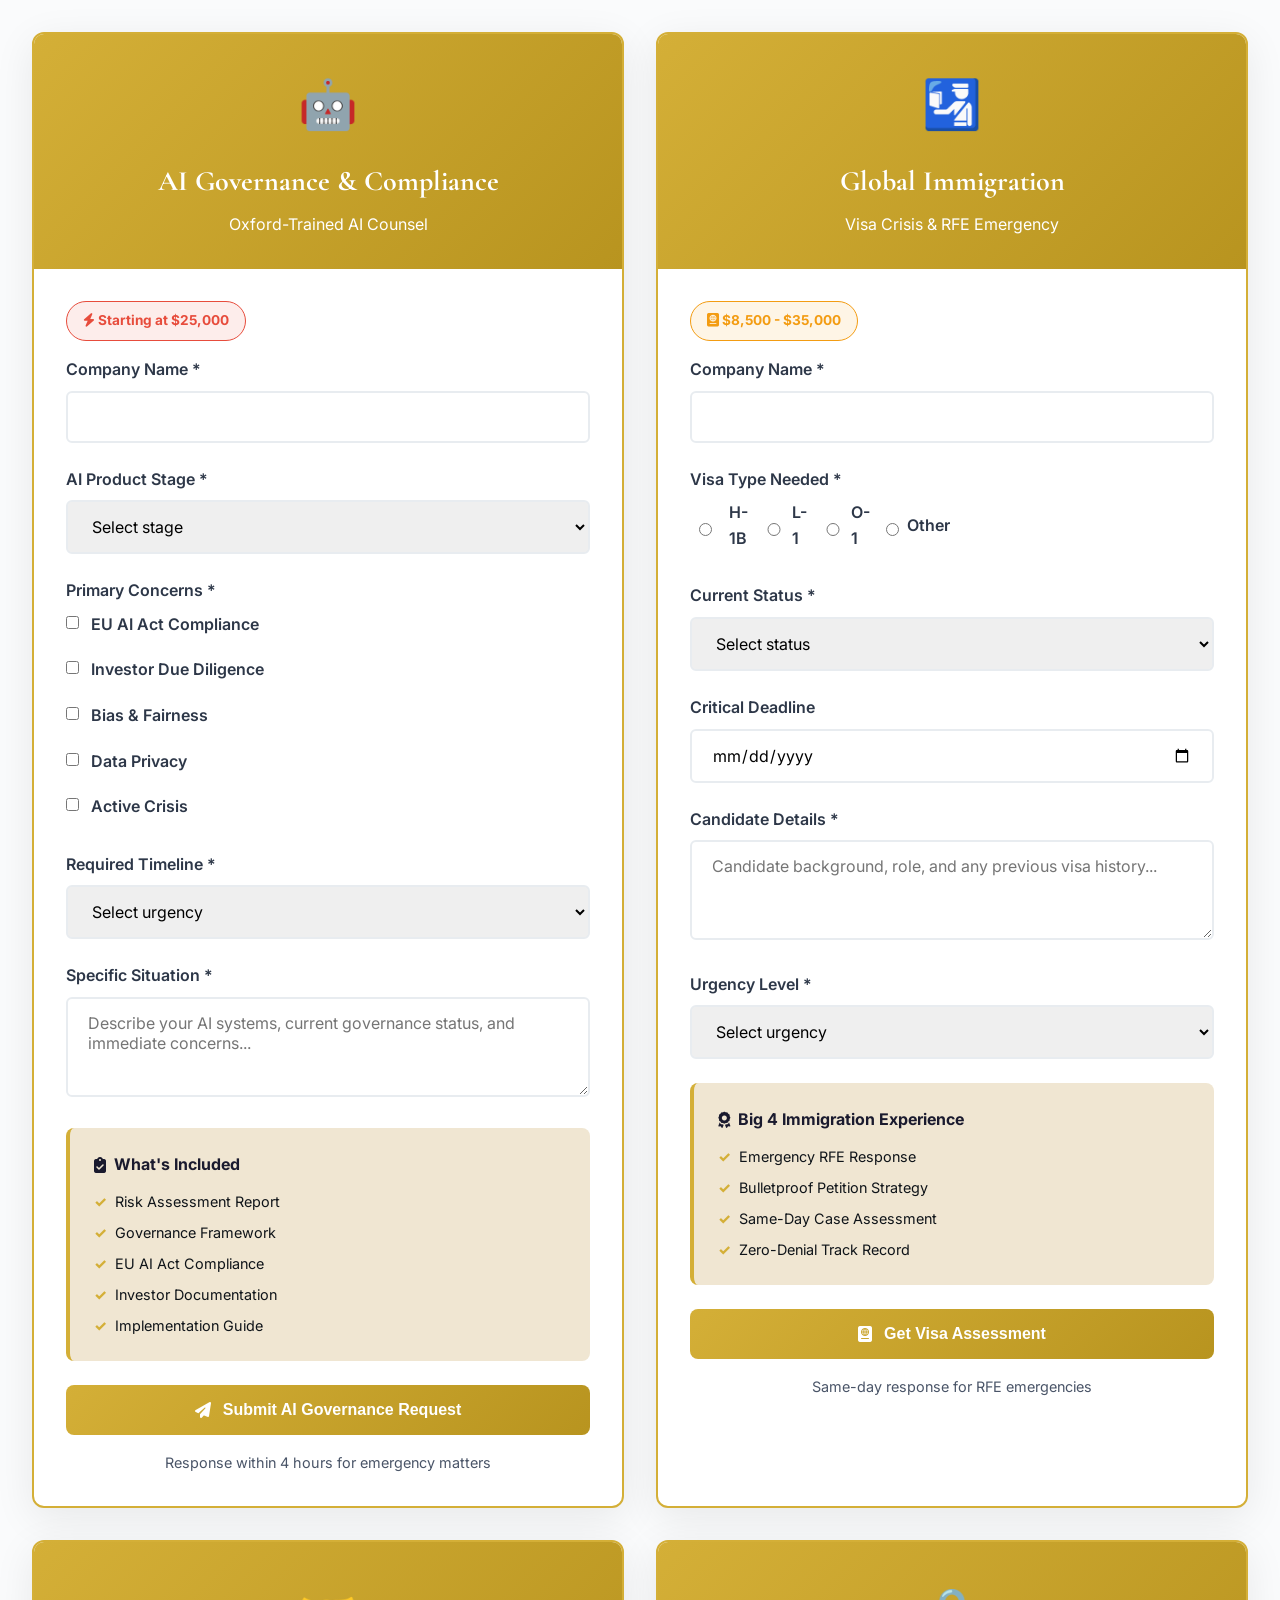
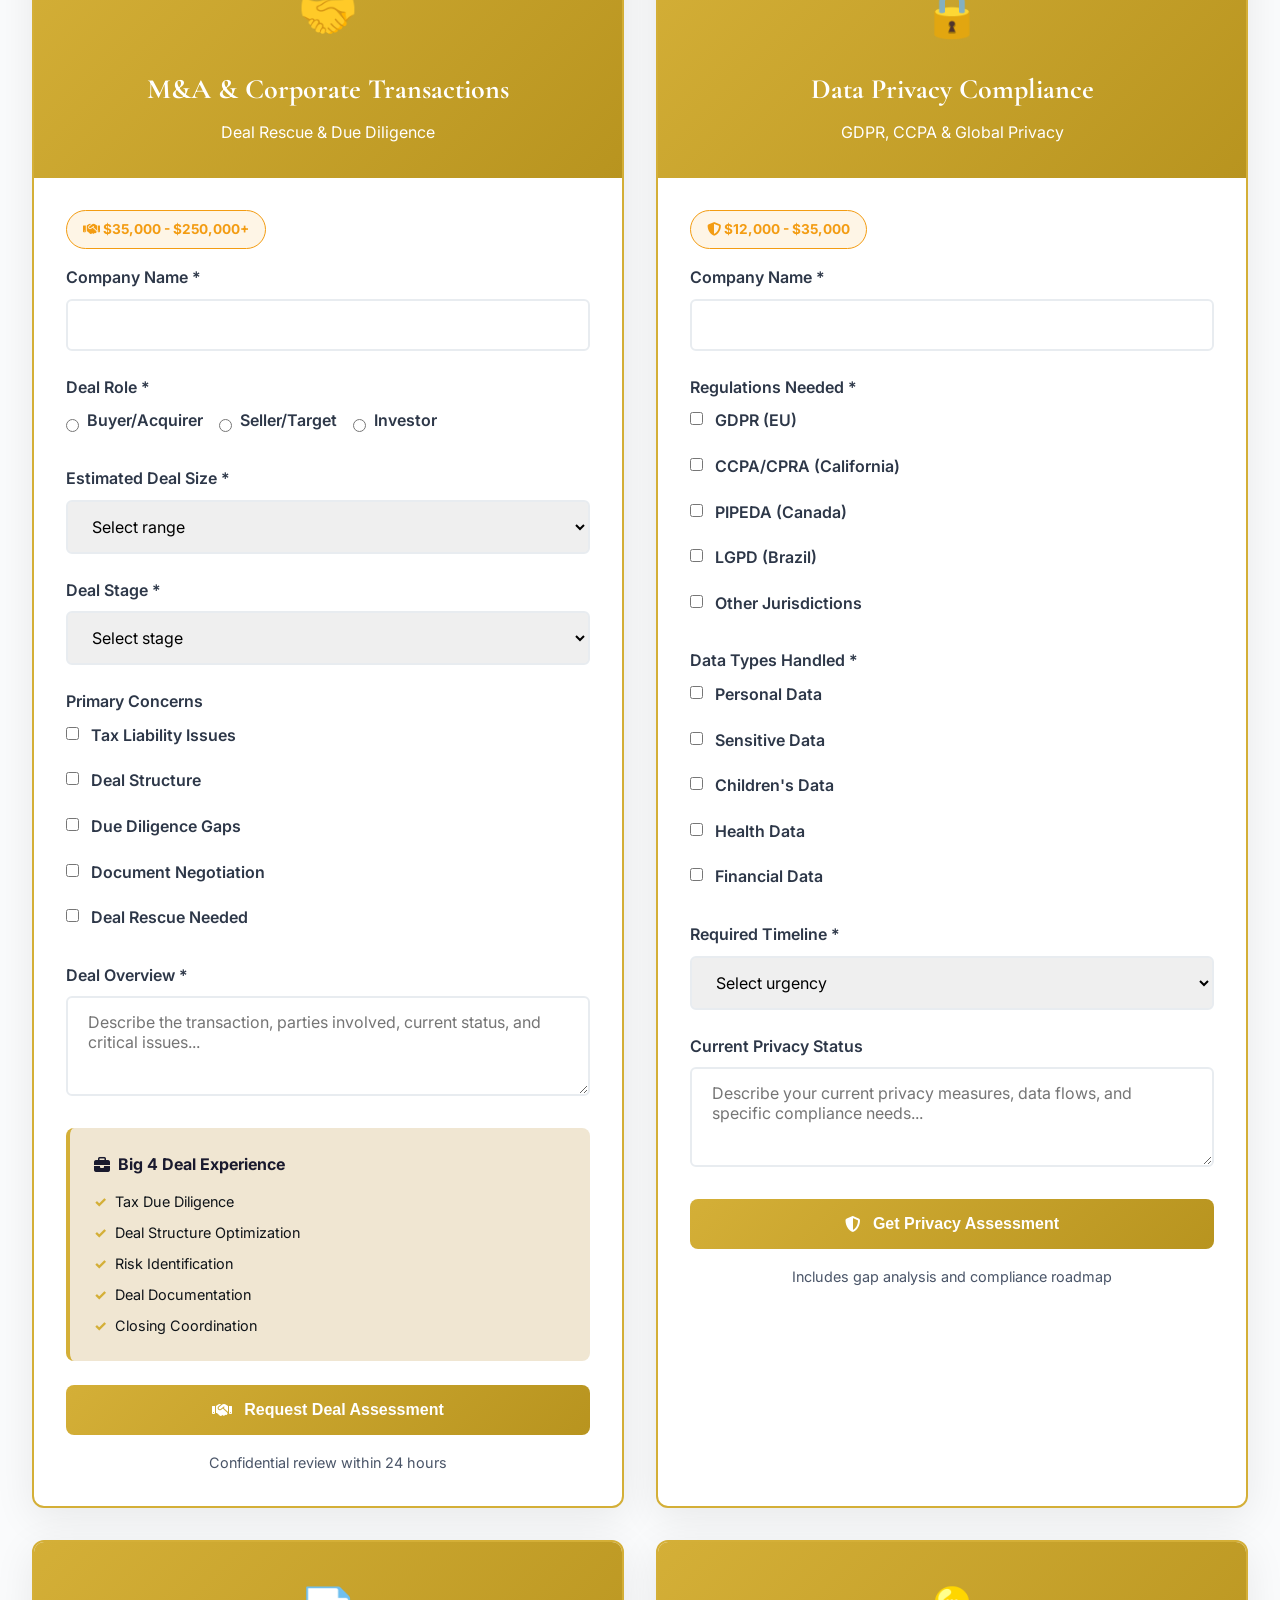
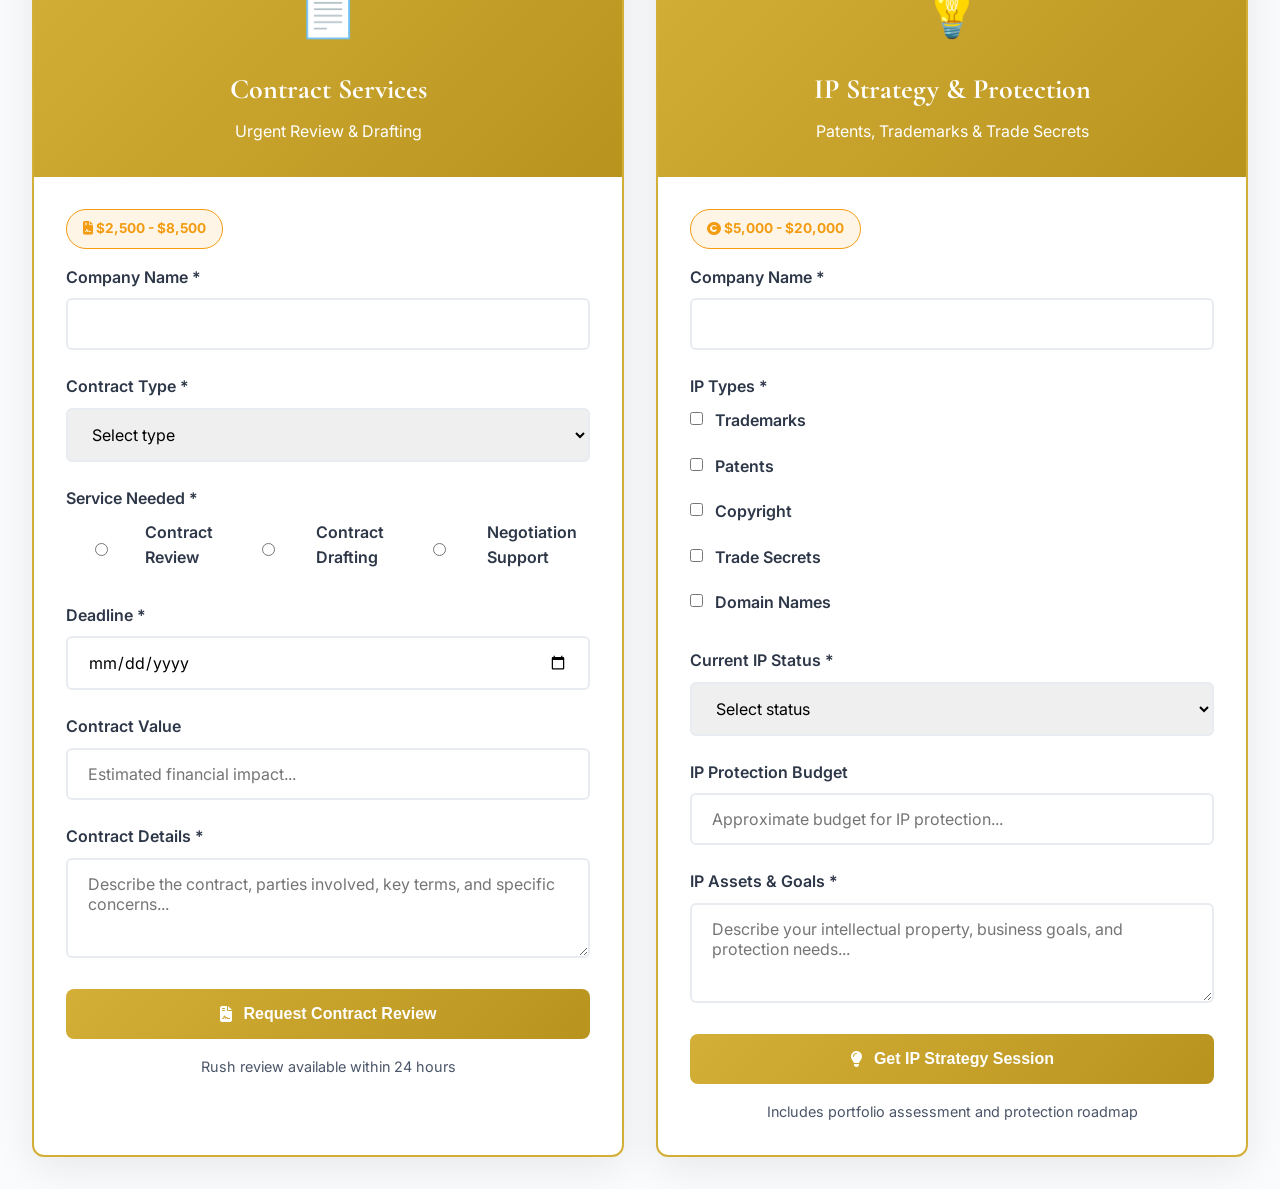
<file: Governace & compliance Intake .html>
<!DOCTYPE html>
<html lang="en">
<head>
    <meta charset="UTF-8">
    <meta name="viewport" content="width=device-width, initial-scale=1.0">
    <title>Rivalis Law Service Intake Forms</title>
    <link href="https://cdnjs.cloudflare.com/ajax/libs/font-awesome/6.4.0/css/all.min.css" rel="stylesheet">
    <link href="https://fonts.googleapis.com/css2?family=Inter:wght@300;400;500;600;700;800;900&family=Cormorant+Garamond:wght@500;600;700&display=swap" rel="stylesheet">
    <style>
        * {
            margin: 0;
            padding: 0;
            box-sizing: border-box;
        }

        :root {
            --primary: #1a1a2e;
            --accent: #d4af37;
            --accent-dark: #b8941f;
            --accent-light: #f0e6d2;
            --white: #ffffff;
            --gray-50: #fafbfc;
            --gray-100: #f4f6f8;
            --gray-200: #e8ecf0;
            --gray-600: #4a5568;
            --gray-700: #2d3748;
            --gray-900: #0f1419;
            --danger: #e74c3c;
            --success: #27ae60;
        }

        body {
            font-family: 'Inter', sans-serif;
            color: var(--gray-900);
            line-height: 1.6;
            -webkit-font-smoothing: antialiased;
            background: var(--gray-50);
            padding: 2rem;
        }

        .forms-container {
            max-width: 1400px;
            margin: 0 auto;
            display: grid;
            grid-template-columns: repeat(auto-fit, minmax(400px, 1fr));
            gap: 2rem;
        }

        .form-card {
            background: white;
            border-radius: 12px;
            box-shadow: 0 10px 40px rgba(0, 0, 0, 0.08);
            overflow: hidden;
            border: 2px solid var(--accent);
            transition: all 0.3s ease;
        }

        .form-card:hover {
            transform: translateY(-5px);
            box-shadow: 0 20px 60px rgba(0, 0, 0, 0.12);
        }

        .form-header {
            background: linear-gradient(135deg, var(--accent) 0%, var(--accent-dark) 100%);
            color: white;
            padding: 2rem;
            text-align: center;
        }

        .form-icon {
            font-size: 3rem;
            margin-bottom: 1rem;
        }

        .form-header h2 {
            font-family: 'Cormorant Garamond', serif;
            font-size: 1.75rem;
            margin-bottom: 0.5rem;
        }

        .form-content {
            padding: 2rem;
        }

        .form-group {
            margin-bottom: 1.5rem;
        }

        .form-group label {
            display: block;
            font-weight: 600;
            color: var(--gray-700);
            margin-bottom: 0.5rem;
        }

        .form-group input,
        .form-group select,
        .form-group textarea {
            width: 100%;
            padding: 0.875rem 1.25rem;
            border: 2px solid var(--gray-200);
            border-radius: 6px;
            font-size: 1rem;
            font-family: 'Inter', sans-serif;
            transition: all 0.3s;
        }

        .form-group input:focus,
        .form-group select:focus,
        .form-group textarea:focus {
            outline: none;
            border-color: var(--accent);
            box-shadow: 0 0 0 3px rgba(212, 175, 55, 0.1);
        }

        .form-group textarea {
            min-height: 100px;
            resize: vertical;
        }

        .checkbox-group {
            display: flex;
            flex-direction: column;
            gap: 0.75rem;
        }

        .checkbox-item {
            display: flex;
            align-items: flex-start;
            gap: 0.75rem;
        }

        .checkbox-item input {
            width: auto;
            margin-top: 0.25rem;
        }

        .radio-group {
            display: flex;
            flex-wrap: wrap;
            gap: 1rem;
        }

        .radio-item {
            display: flex;
            align-items: center;
            gap: 0.5rem;
        }

        .urgency-badge {
            display: inline-block;
            padding: 0.5rem 1rem;
            border-radius: 20px;
            font-size: 0.85rem;
            font-weight: 700;
            margin-bottom: 1rem;
        }

        .urgency-emergency {
            background: rgba(231, 76, 60, 0.1);
            color: var(--danger);
            border: 1px solid var(--danger);
        }

        .urgency-high {
            background: rgba(243, 156, 18, 0.1);
            color: #f39c12;
            border: 1px solid #f39c12;
        }

        .submit-btn {
            width: 100%;
            padding: 1rem 2rem;
            background: linear-gradient(135deg, var(--accent) 0%, var(--accent-dark) 100%);
            color: white;
            border: none;
            border-radius: 8px;
            font-size: 1rem;
            font-weight: 700;
            cursor: pointer;
            display: flex;
            align-items: center;
            justify-content: center;
            gap: 0.75rem;
            transition: all 0.3s;
        }

        .submit-btn:hover {
            transform: translateY(-2px);
            box-shadow: 0 8px 24px rgba(212, 175, 55, 0.4);
        }

        .form-note {
            font-size: 0.9rem;
            color: var(--gray-600);
            margin-top: 1rem;
            text-align: center;
        }

        .service-features {
            background: var(--accent-light);
            padding: 1.5rem;
            border-radius: 8px;
            margin: 1.5rem 0;
            border-left: 4px solid var(--accent);
        }

        .service-features h4 {
            color: var(--primary);
            margin-bottom: 0.75rem;
            display: flex;
            align-items: center;
            gap: 0.5rem;
        }

        .service-features ul {
            list-style: none;
            display: flex;
            flex-direction: column;
            gap: 0.5rem;
        }

        .service-features li {
            display: flex;
            align-items: start;
            gap: 0.5rem;
            font-size: 0.9rem;
        }

        .service-features li::before {
            content: '✓';
            color: var(--accent);
            font-weight: 800;
            flex-shrink: 0;
        }

        @media (max-width: 768px) {
            body {
                padding: 1rem;
            }
            
            .forms-container {
                grid-template-columns: 1fr;
            }
            
            .form-content {
                padding: 1.5rem;
            }
        }
    </style>
</head>
<body>
    <div class="forms-container">
        
        <!-- AI Governance & Compliance Form -->
        <div class="form-card">
            <div class="form-header">
                <div class="form-icon">🤖</div>
                <h2>AI Governance & Compliance</h2>
                <p>Oxford-Trained AI Counsel</p>
            </div>
            <div class="form-content">
                <div class="urgency-badge urgency-emergency">
                    <i class="fas fa-bolt"></i> Starting at $25,000
                </div>
                
                <form>
                    <div class="form-group">
                        <label for="ai-company">Company Name *</label>
                        <input type="text" id="ai-company" required>
                    </div>
                    
                    <div class="form-group">
                        <label for="ai-stage">AI Product Stage *</label>
                        <select id="ai-stage" required>
                            <option value="">Select stage</option>
                            <option value="development">In Development</option>
                            <option value="pre-launch">Pre-Launch</option>
                            <option value="launched">Launched</option>
                            <option value="scaling">Scaling</option>
                            <option value="crisis">Crisis Situation</option>
                        </select>
                    </div>
                    
                    <div class="form-group">
                        <label>Primary Concerns *</label>
                        <div class="checkbox-group">
                            <div class="checkbox-item">
                                <input type="checkbox" id="concern-eu-act">
                                <label for="concern-eu-act">EU AI Act Compliance</label>
                            </div>
                            <div class="checkbox-item">
                                <input type="checkbox" id="concern-investor">
                                <label for="concern-investor">Investor Due Diligence</label>
                            </div>
                            <div class="checkbox-item">
                                <input type="checkbox" id="concern-bias">
                                <label for="concern-bias">Bias & Fairness</label>
                            </div>
                            <div class="checkbox-item">
                                <input type="checkbox" id="concern-data">
                                <label for="concern-data">Data Privacy</label>
                            </div>
                            <div class="checkbox-item">
                                <input type="checkbox" id="concern-crisis">
                                <label for="concern-crisis">Active Crisis</label>
                            </div>
                        </div>
                    </div>
                    
                    <div class="form-group">
                        <label for="ai-timeline">Required Timeline *</label>
                        <select id="ai-timeline" required>
                            <option value="">Select urgency</option>
                            <option value="emergency">Emergency (48 hours)</option>
                            <option value="urgent">Urgent (1-2 weeks)</option>
                            <option value="soon">Soon (1 month)</option>
                            <option value="planning">Planning (1-3 months)</option>
                        </select>
                    </div>
                    
                    <div class="form-group">
                        <label for="ai-details">Specific Situation *</label>
                        <textarea id="ai-details" required placeholder="Describe your AI systems, current governance status, and immediate concerns..."></textarea>
                    </div>
                    
                    <div class="service-features">
                        <h4><i class="fas fa-clipboard-check"></i> What's Included</h4>
                        <ul>
                            <li>Risk Assessment Report</li>
                            <li>Governance Framework</li>
                            <li>EU AI Act Compliance</li>
                            <li>Investor Documentation</li>
                            <li>Implementation Guide</li>
                        </ul>
                    </div>
                    
                    <button type="submit" class="submit-btn">
                        <i class="fas fa-paper-plane"></i>
                        Submit AI Governance Request
                    </button>
                    <p class="form-note">Response within 4 hours for emergency matters</p>
                </form>
            </div>
        </div>

        <!-- Global Immigration Form -->
        <div class="form-card">
            <div class="form-header">
                <div class="form-icon">🛂</div>
                <h2>Global Immigration</h2>
                <p>Visa Crisis & RFE Emergency</p>
            </div>
            <div class="form-content">
                <div class="urgency-badge urgency-high">
                    <i class="fas fa-passport"></i> $8,500 - $35,000
                </div>
                
                <form>
                    <div class="form-group">
                        <label for="imm-company">Company Name *</label>
                        <input type="text" id="imm-company" required>
                    </div>
                    
                    <div class="form-group">
                        <label>Visa Type Needed *</label>
                        <div class="radio-group">
                            <div class="radio-item">
                                <input type="radio" id="visa-h1b" name="visaType" value="h1b" required>
                                <label for="visa-h1b">H-1B</label>
                            </div>
                            <div class="radio-item">
                                <input type="radio" id="visa-l1" name="visaType" value="l1">
                                <label for="visa-l1">L-1</label>
                            </div>
                            <div class="radio-item">
                                <input type="radio" id="visa-o1" name="visaType" value="o1">
                                <label for="visa-o1">O-1</label>
                            </div>
                            <div class="radio-item">
                                <input type="radio" id="visa-other" name="visaType" value="other">
                                <label for="visa-other">Other</label>
                            </div>
                        </div>
                    </div>
                    
                    <div class="form-group">
                        <label>Current Status *</label>
                        <select required>
                            <option value="">Select status</option>
                            <option value="planning">Planning Stage</option>
                            <option value="filing">Ready to File</option>
                            <option value="rfe">RFE Received</option>
                            <option value="denial">Denial/Appeal</option>
                            <option value="crisis">Visa Crisis</option>
                        </select>
                    </div>
                    
                    <div class="form-group">
                        <label for="imm-deadline">Critical Deadline</label>
                        <input type="date" id="imm-deadline">
                    </div>
                    
                    <div class="form-group">
                        <label for="imm-candidate">Candidate Details *</label>
                        <textarea id="imm-candidate" required placeholder="Candidate background, role, and any previous visa history..."></textarea>
                    </div>
                    
                    <div class="form-group">
                        <label for="imm-urgency">Urgency Level *</label>
                        <select id="imm-urgency" required>
                            <option value="">Select urgency</option>
                            <option value="emergency">Emergency (RFE/Denial)</option>
                            <option value="urgent">Urgent (Deadline within 30 days)</option>
                            <option value="soon">Soon (Next filing cycle)</option>
                            <option value="planning">Planning (Future need)</option>
                        </select>
                    </div>
                    
                    <div class="service-features">
                        <h4><i class="fas fa-award"></i> Big 4 Immigration Experience</h4>
                        <ul>
                            <li>Emergency RFE Response</li>
                            <li>Bulletproof Petition Strategy</li>
                            <li>Same-Day Case Assessment</li>
                            <li>Zero-Denial Track Record</li>
                        </ul>
                    </div>
                    
                    <button type="submit" class="submit-btn">
                        <i class="fas fa-passport"></i>
                        Get Visa Assessment
                    </button>
                    <p class="form-note">Same-day response for RFE emergencies</p>
                </form>
            </div>
        </div>

        <!-- M&A Transactions Form -->
        <div class="form-card">
            <div class="form-header">
                <div class="form-icon">🤝</div>
                <h2>M&A & Corporate Transactions</h2>
                <p>Deal Rescue & Due Diligence</p>
            </div>
            <div class="form-content">
                <div class="urgency-badge urgency-high">
                    <i class="fas fa-handshake"></i> $35,000 - $250,000+
                </div>
                
                <form>
                    <div class="form-group">
                        <label for="ma-company">Company Name *</label>
                        <input type="text" id="ma-company" required>
                    </div>
                    
                    <div class="form-group">
                        <label>Deal Role *</label>
                        <div class="radio-group">
                            <div class="radio-item">
                                <input type="radio" id="role-buyer" name="dealRole" value="buyer" required>
                                <label for="role-buyer">Buyer/Acquirer</label>
                            </div>
                            <div class="radio-item">
                                <input type="radio" id="role-seller" name="dealRole" value="seller">
                                <label for="role-seller">Seller/Target</label>
                            </div>
                            <div class="radio-item">
                                <input type="radio" id="role-investor" name="dealRole" value="investor">
                                <label for="role-investor">Investor</label>
                            </div>
                        </div>
                    </div>
                    
                    <div class="form-group">
                        <label for="ma-size">Estimated Deal Size *</label>
                        <select id="ma-size" required>
                            <option value="">Select range</option>
                            <option value="under10m">Under $10M</option>
                            <option value="10m-50m">$10M - $50M</option>
                            <option value="50m-100m">$50M - $100M</option>
                            <option value="over100m">Over $100M</option>
                        </select>
                    </div>
                    
                    <div class="form-group">
                        <label>Deal Stage *</label>
                        <select required>
                            <option value="">Select stage</option>
                            <option value="loi">LOI/Letter of Intent</option>
                            <option value="diligence">Due Diligence</option>
                            <option value="negotiation">Document Negotiation</option>
                            <option value="closing">Closing Phase</option>
                            <option value="rescue">Deal Rescue Needed</option>
                        </select>
                    </div>
                    
                    <div class="form-group">
                        <label>Primary Concerns</label>
                        <div class="checkbox-group">
                            <div class="checkbox-item">
                                <input type="checkbox" id="concern-tax">
                                <label for="concern-tax">Tax Liability Issues</label>
                            </div>
                            <div class="checkbox-item">
                                <input type="checkbox" id="concern-structure">
                                <label for="concern-structure">Deal Structure</label>
                            </div>
                            <div class="checkbox-item">
                                <input type="checkbox" id="concern-diligence">
                                <label for="concern-diligence">Due Diligence Gaps</label>
                            </div>
                            <div class="checkbox-item">
                                <input type="checkbox" id="concern-negotiation">
                                <label for="concern-negotiation">Document Negotiation</label>
                            </div>
                            <div class="checkbox-item">
                                <input type="checkbox" id="concern-rescue">
                                <label for="concern-rescue">Deal Rescue Needed</label>
                            </div>
                        </div>
                    </div>
                    
                    <div class="form-group">
                        <label for="ma-details">Deal Overview *</label>
                        <textarea id="ma-details" required placeholder="Describe the transaction, parties involved, current status, and critical issues..."></textarea>
                    </div>
                    
                    <div class="service-features">
                        <h4><i class="fas fa-briefcase"></i> Big 4 Deal Experience</h4>
                        <ul>
                            <li>Tax Due Diligence</li>
                            <li>Deal Structure Optimization</li>
                            <li>Risk Identification</li>
                            <li>Deal Documentation</li>
                            <li>Closing Coordination</li>
                        </ul>
                    </div>
                    
                    <button type="submit" class="submit-btn">
                        <i class="fas fa-handshake"></i>
                        Request Deal Assessment
                    </button>
                    <p class="form-note">Confidential review within 24 hours</p>
                </form>
            </div>
        </div>

        <!-- Data Privacy Compliance Form -->
        <div class="form-card">
            <div class="form-header">
                <div class="form-icon">🔒</div>
                <h2>Data Privacy Compliance</h2>
                <p>GDPR, CCPA & Global Privacy</p>
            </div>
            <div class="form-content">
                <div class="urgency-badge urgency-high">
                    <i class="fas fa-shield-alt"></i> $12,000 - $35,000
                </div>
                
                <form>
                    <div class="form-group">
                        <label for="privacy-company">Company Name *</label>
                        <input type="text" id="privacy-company" required>
                    </div>
                    
                    <div class="form-group">
                        <label>Regulations Needed *</label>
                        <div class="checkbox-group">
                            <div class="checkbox-item">
                                <input type="checkbox" id="reg-gdpr" required>
                                <label for="reg-gdpr">GDPR (EU)</label>
                            </div>
                            <div class="checkbox-item">
                                <input type="checkbox" id="reg-ccpa">
                                <label for="reg-ccpa">CCPA/CPRA (California)</label>
                            </div>
                            <div class="checkbox-item">
                                <input type="checkbox" id="reg-pipeda">
                                <label for="reg-pipeda">PIPEDA (Canada)</label>
                            </div>
                            <div class="checkbox-item">
                                <input type="checkbox" id="reg-lgpd">
                                <label for="reg-lgpd">LGPD (Brazil)</label>
                            </div>
                            <div class="checkbox-item">
                                <input type="checkbox" id="reg-other">
                                <label for="reg-other">Other Jurisdictions</label>
                            </div>
                        </div>
                    </div>
                    
                    <div class="form-group">
                        <label>Data Types Handled *</label>
                        <div class="checkbox-group">
                            <div class="checkbox-item">
                                <input type="checkbox" id="data-personal">
                                <label for="data-personal">Personal Data</label>
                            </div>
                            <div class="checkbox-item">
                                <input type="checkbox" id="data-sensitive">
                                <label for="data-sensitive">Sensitive Data</label>
                            </div>
                            <div class="checkbox-item">
                                <input type="checkbox" id="data-children">
                                <label for="data-children">Children's Data</label>
                            </div>
                            <div class="checkbox-item">
                                <input type="checkbox" id="data-health">
                                <label for="data-health">Health Data</label>
                            </div>
                            <div class="checkbox-item">
                                <input type="checkbox" id="data-financial">
                                <label for="data-financial">Financial Data</label>
                            </div>
                        </div>
                    </div>
                    
                    <div class="form-group">
                        <label for="privacy-timeline">Required Timeline *</label>
                        <select id="privacy-timeline" required>
                            <option value="">Select urgency</option>
                            <option value="emergency">Emergency (Regulatory inquiry)</option>
                            <option value="urgent">Urgent (Customer demand)</option>
                            <option value="soon">Soon (Business expansion)</option>
                            <option value="planning">Planning (Proactive)</option>
                        </select>
                    </div>
                    
                    <div class="form-group">
                        <label for="privacy-details">Current Privacy Status</label>
                        <textarea id="privacy-details" placeholder="Describe your current privacy measures, data flows, and specific compliance needs..."></textarea>
                    </div>
                    
                    <button type="submit" class="submit-btn">
                        <i class="fas fa-shield-alt"></i>
                        Get Privacy Assessment
                    </button>
                    <p class="form-note">Includes gap analysis and compliance roadmap</p>
                </form>
            </div>
        </div>

        <!-- Contract Services Form -->
        <div class="form-card">
            <div class="form-header">
                <div class="form-icon">📄</div>
                <h2>Contract Services</h2>
                <p>Urgent Review & Drafting</p>
            </div>
            <div class="form-content">
                <div class="urgency-badge urgency-high">
                    <i class="fas fa-file-contract"></i> $2,500 - $8,500
                </div>
                
                <form>
                    <div class="form-group">
                        <label for="contract-company">Company Name *</label>
                        <input type="text" id="contract-company" required>
                    </div>
                    
                    <div class="form-group">
                        <label>Contract Type *</label>
                        <select required>
                            <option value="">Select type</option>
                            <option value="vendor">Vendor Agreement</option>
                            <option value="customer">Customer Contract</option>
                            <option value="employment">Employment Agreement</option>
                            <option value="partnership">Partnership Agreement</option>
                            <option value="nda">NDA</option>
                            <option value="other">Other</option>
                        </select>
                    </div>
                    
                    <div class="form-group">
                        <label>Service Needed *</label>
                        <div class="radio-group">
                            <div class="radio-item">
                                <input type="radio" id="service-review" name="contractService" value="review" required>
                                <label for="service-review">Contract Review</label>
                            </div>
                            <div class="radio-item">
                                <input type="radio" id="service-draft" name="contractService" value="draft">
                                <label for="service-draft">Contract Drafting</label>
                            </div>
                            <div class="radio-item">
                                <input type="radio" id="service-negotiation" name="contractService" value="negotiation">
                                <label for="service-negotiation">Negotiation Support</label>
                            </div>
                        </div>
                    </div>
                    
                    <div class="form-group">
                        <label for="contract-deadline">Deadline *</label>
                        <input type="date" id="contract-deadline" required>
                    </div>
                    
                    <div class="form-group">
                        <label for="contract-value">Contract Value</label>
                        <input type="text" id="contract-value" placeholder="Estimated financial impact...">
                    </div>
                    
                    <div class="form-group">
                        <label for="contract-details">Contract Details *</label>
                        <textarea id="contract-details" required placeholder="Describe the contract, parties involved, key terms, and specific concerns..."></textarea>
                    </div>
                    
                    <button type="submit" class="submit-btn">
                        <i class="fas fa-file-contract"></i>
                        Request Contract Review
                    </button>
                    <p class="form-note">Rush review available within 24 hours</p>
                </form>
            </div>
        </div>

        <!-- IP Strategy Form -->
        <div class="form-card">
            <div class="form-header">
                <div class="form-icon">💡</div>
                <h2>IP Strategy & Protection</h2>
                <p>Patents, Trademarks & Trade Secrets</p>
            </div>
            <div class="form-content">
                <div class="urgency-badge urgency-high">
                    <i class="fas fa-copyright"></i> $5,000 - $20,000
                </div>
                
                <form>
                    <div class="form-group">
                        <label for="ip-company">Company Name *</label>
                        <input type="text" id="ip-company" required>
                    </div>
                    
                    <div class="form-group">
                        <label>IP Types *</label>
                        <div class="checkbox-group">
                            <div class="checkbox-item">
                                <input type="checkbox" id="ip-trademark">
                                <label for="ip-trademark">Trademarks</label>
                            </div>
                            <div class="checkbox-item">
                                <input type="checkbox" id="ip-patent">
                                <label for="ip-patent">Patents</label>
                            </div>
                            <div class="checkbox-item">
                                <input type="checkbox" id="ip-copyright">
                                <label for="ip-copyright">Copyright</label>
                            </div>
                            <div class="checkbox-item">
                                <input type="checkbox" id="ip-trade-secret">
                                <label for="ip-trade-secret">Trade Secrets</label>
                            </div>
                            <div class="checkbox-item">
                                <input type="checkbox" id="ip-domain">
                                <label for="ip-domain">Domain Names</label>
                            </div>
                        </div>
                    </div>
                    
                    <div class="form-group">
                        <label>Current IP Status *</label>
                        <select required>
                            <option value="">Select status</option>
                            <option value="none">No Protection Yet</option>
                            <option value="partial">Some Protection in Place</option>
                            <option value="comprehensive">Comprehensive Portfolio</option>
                            <option value="dispute">IP Dispute/Infringement</option>
                        </select>
                    </div>
                    
                    <div class="form-group">
                        <label for="ip-budget">IP Protection Budget</label>
                        <input type="text" id="ip-budget" placeholder="Approximate budget for IP protection...">
                    </div>
                    
                    <div class="form-group">
                        <label for="ip-details">IP Assets & Goals *</label>
                        <textarea id="ip-details" required placeholder="Describe your intellectual property, business goals, and protection needs..."></textarea>
                    </div>
                    
                    <button type="submit" class="submit-btn">
                        <i class="fas fa-lightbulb"></i>
                        Get IP Strategy Session
                    </button>
                    <p class="form-note">Includes portfolio assessment and protection roadmap</p>
                </form>
            </div>
        </div>

    </div>

    <script>
        // Set minimum date to today for all date inputs
        document.querySelectorAll('input[type="date"]').forEach(input => {
            input.min = new Date().toISOString().split('T')[0];
        });

        // Form submission handlers
        document.querySelectorAll('form').forEach(form => {
            form.addEventListener('submit', function(e) {
                e.preventDefault();
                const serviceName = this.closest('.form-card').querySelector('h2').textContent;
                alert(`Thank you for your ${serviceName} inquiry! We will contact you within 24 hours.\n\nFor urgent matters, please call (202) 555-0199.`);
                this.reset();
            });
        });
    </script>
</body>
</html>
</file>
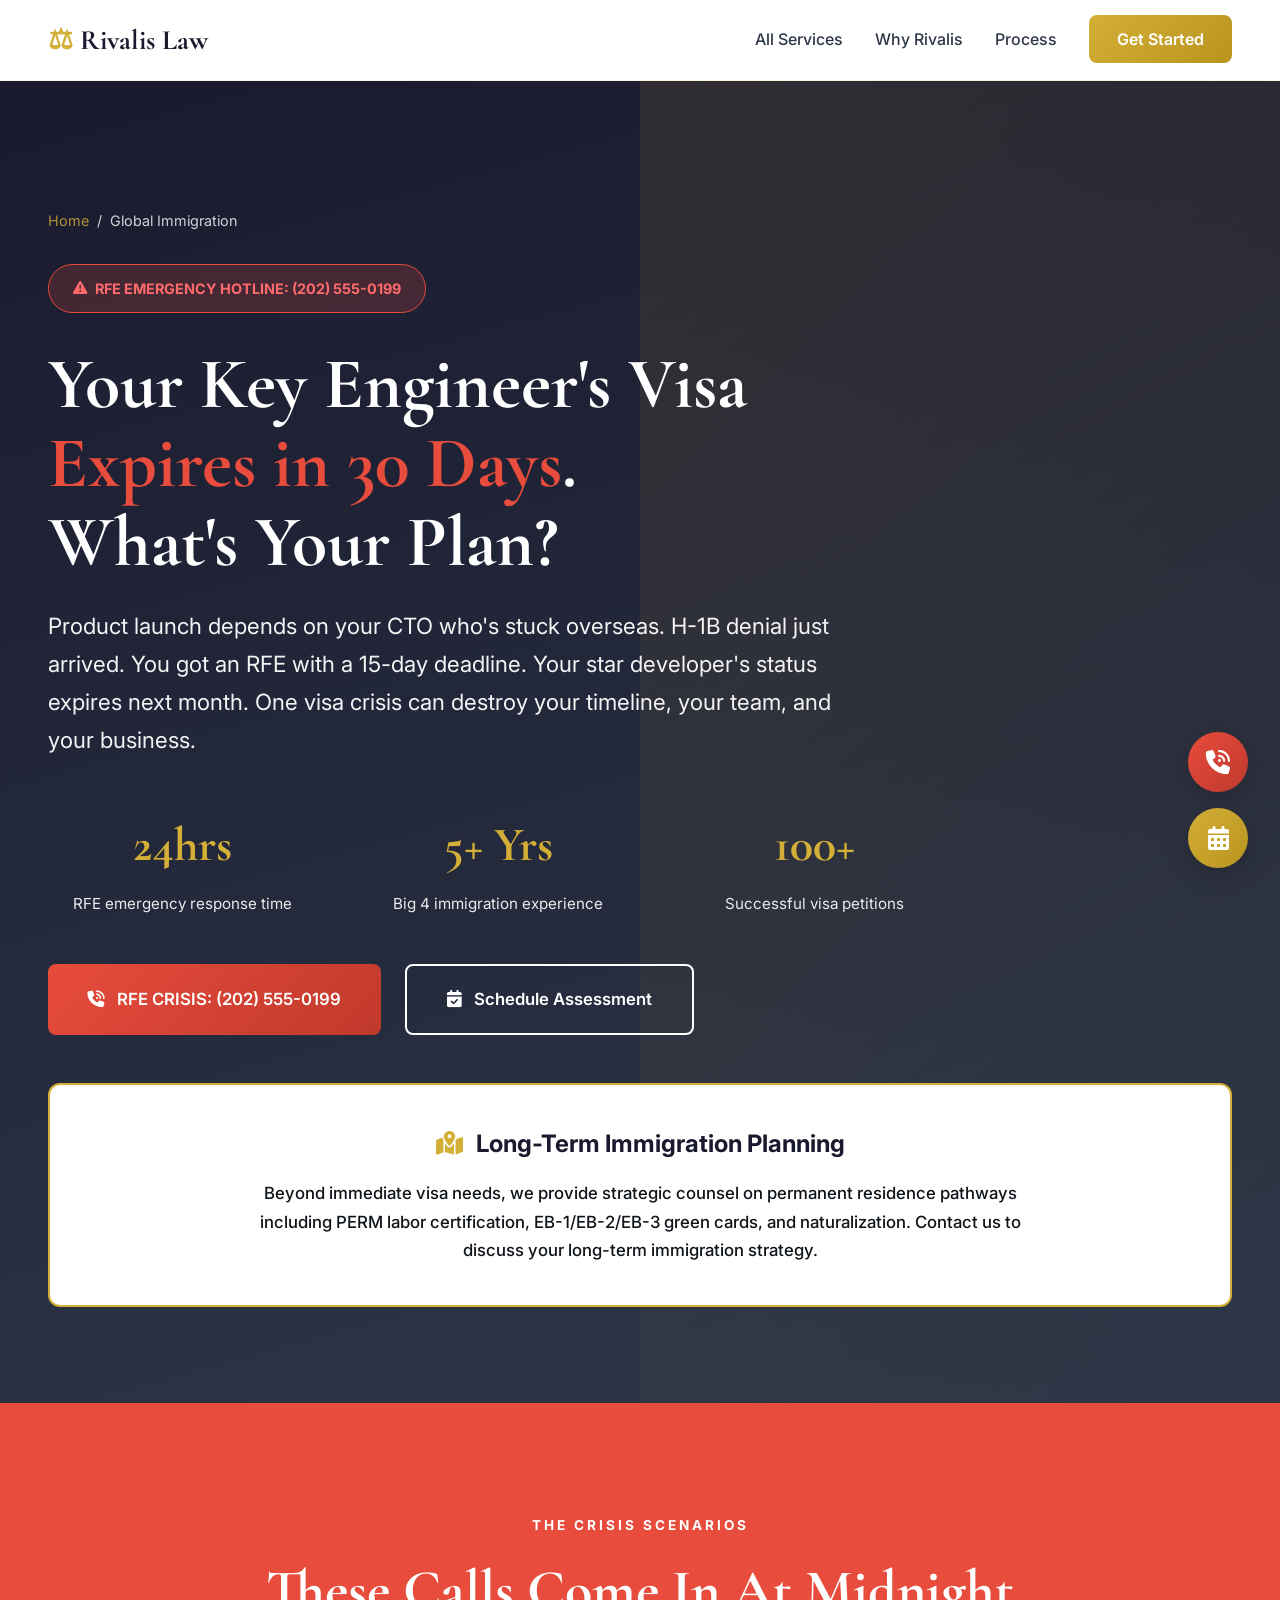
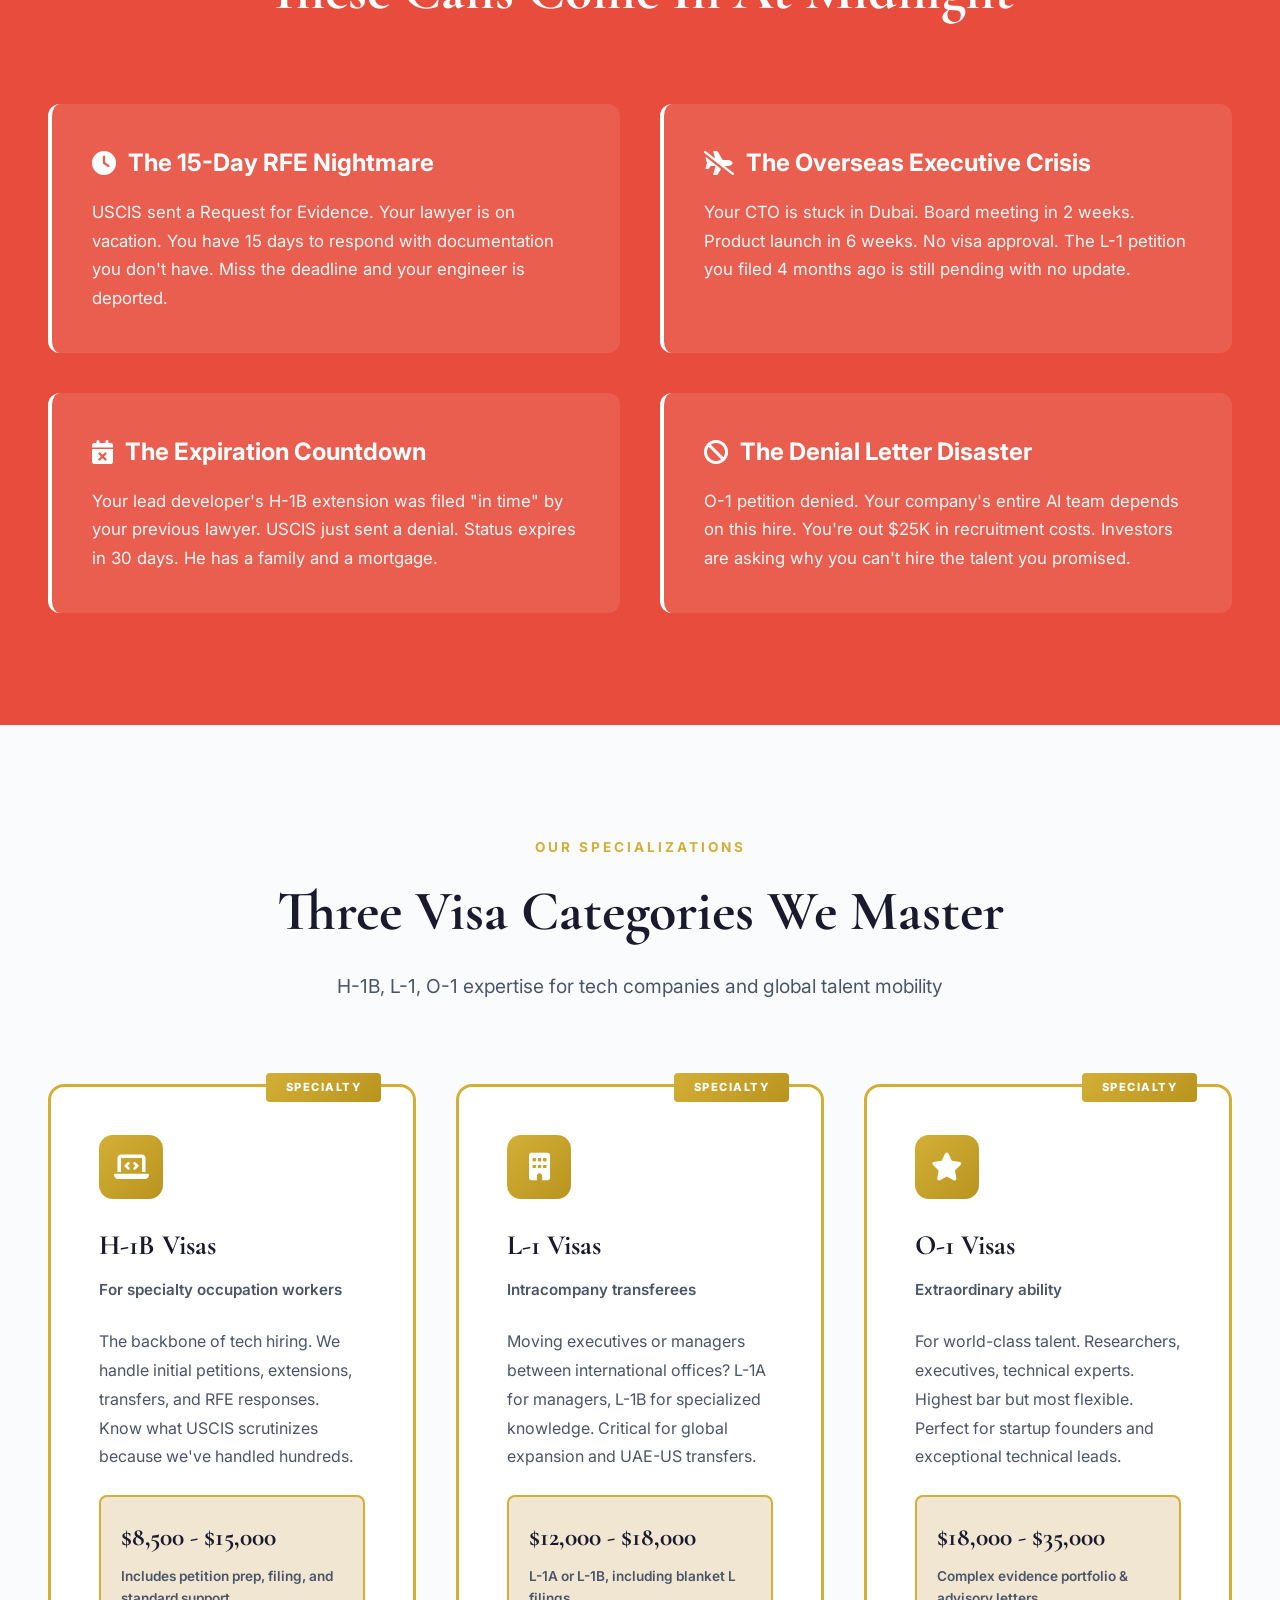
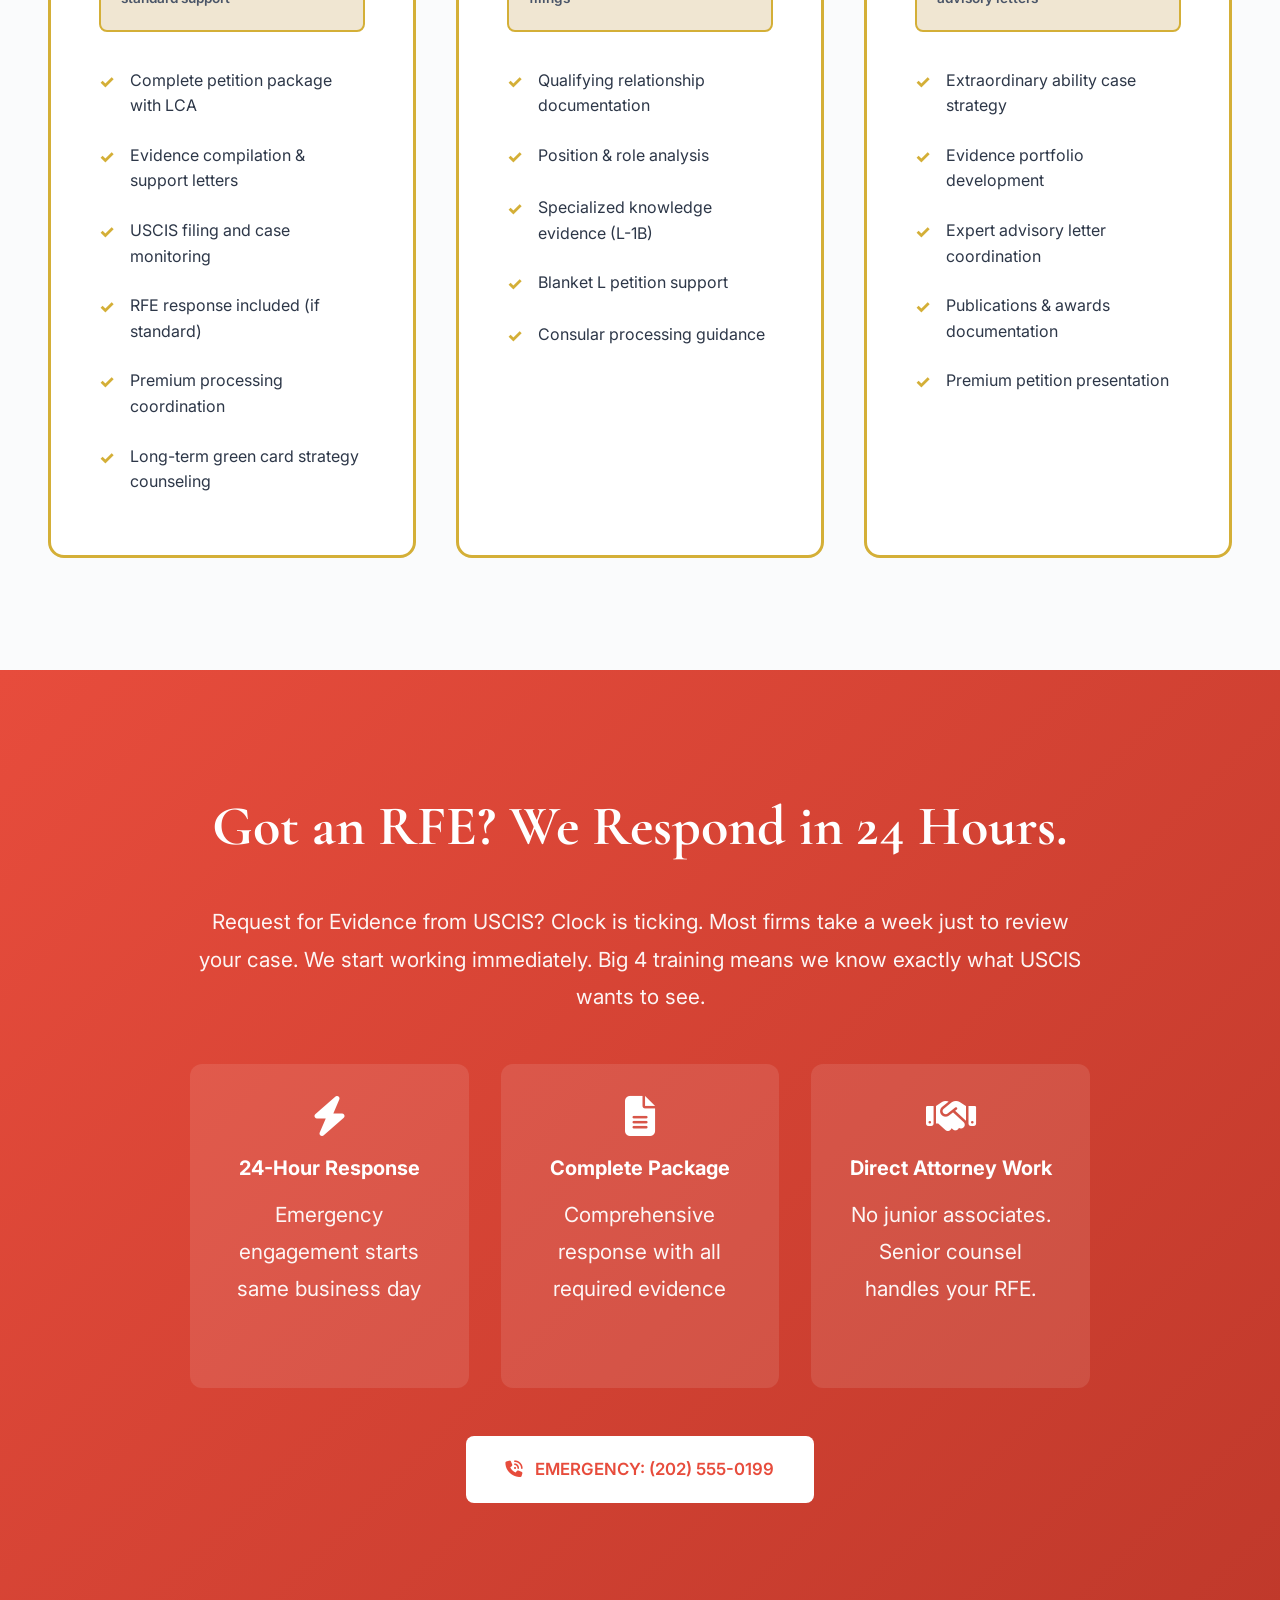
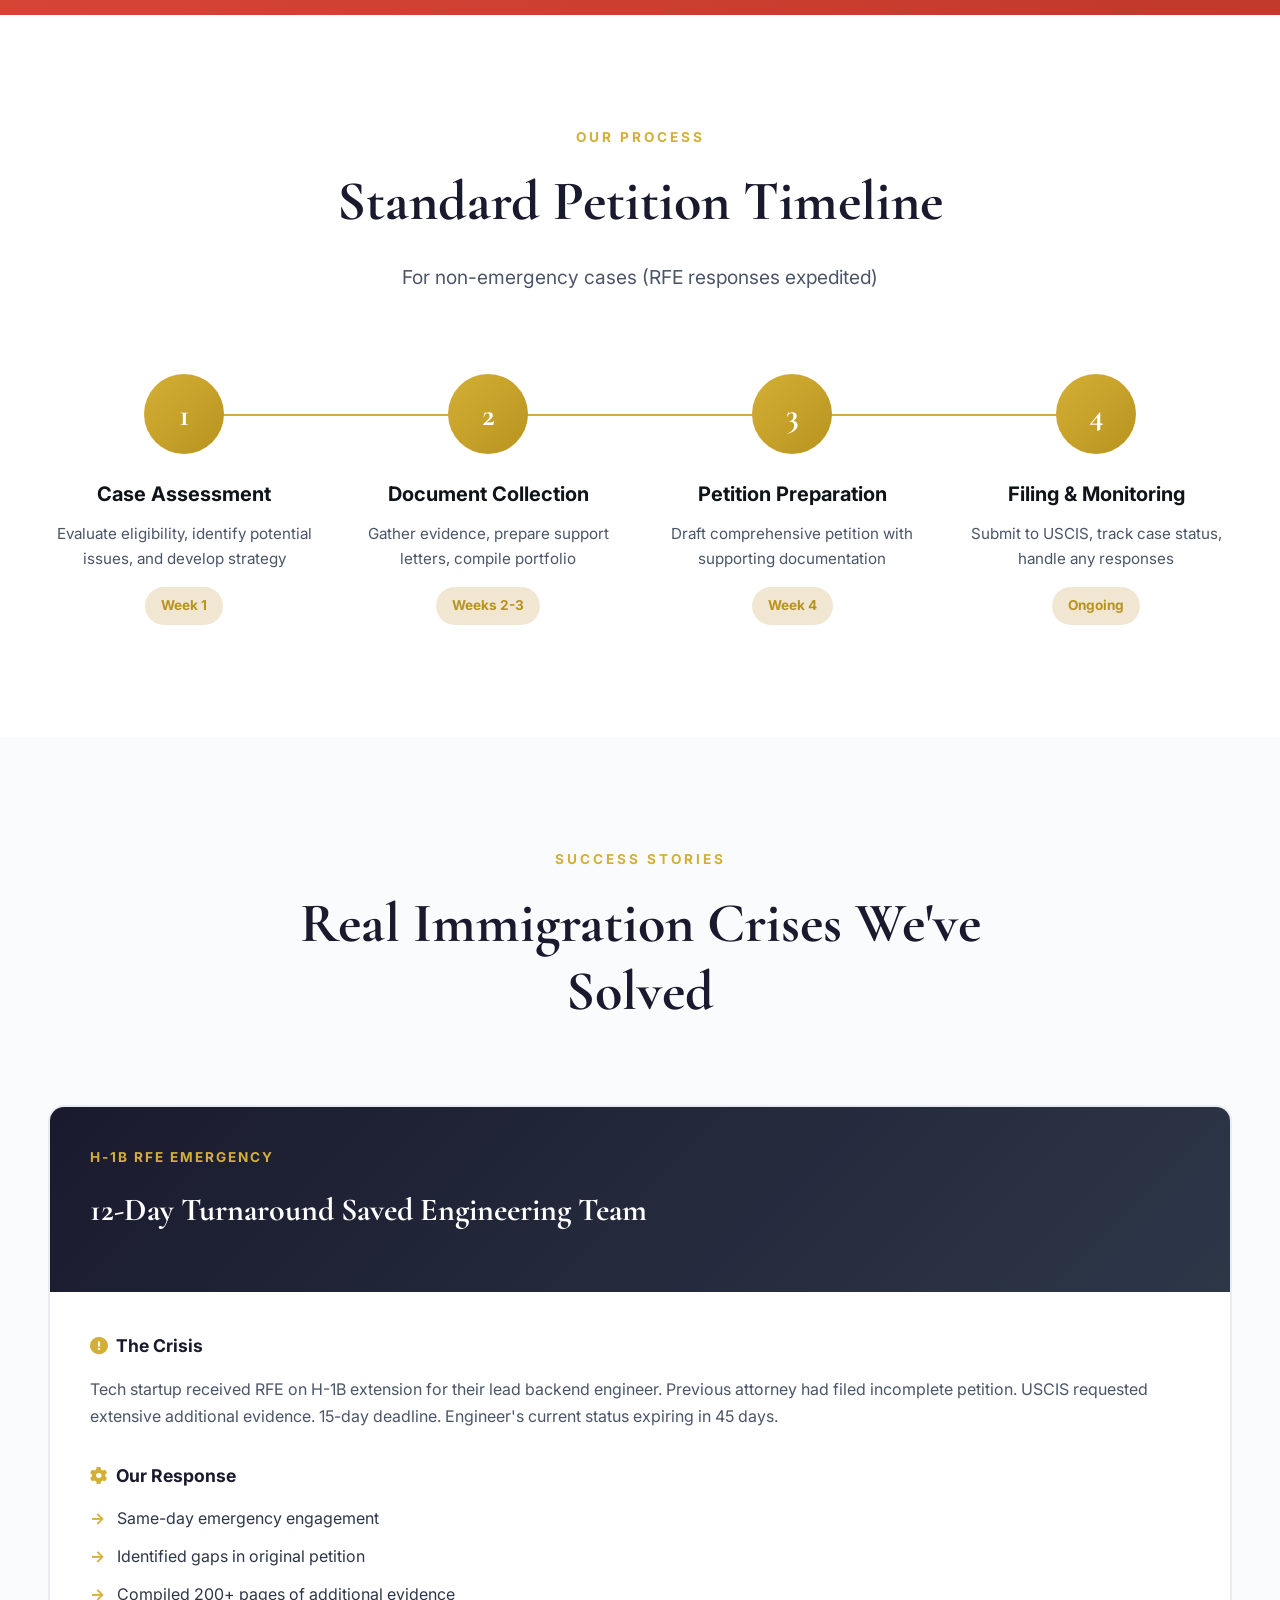
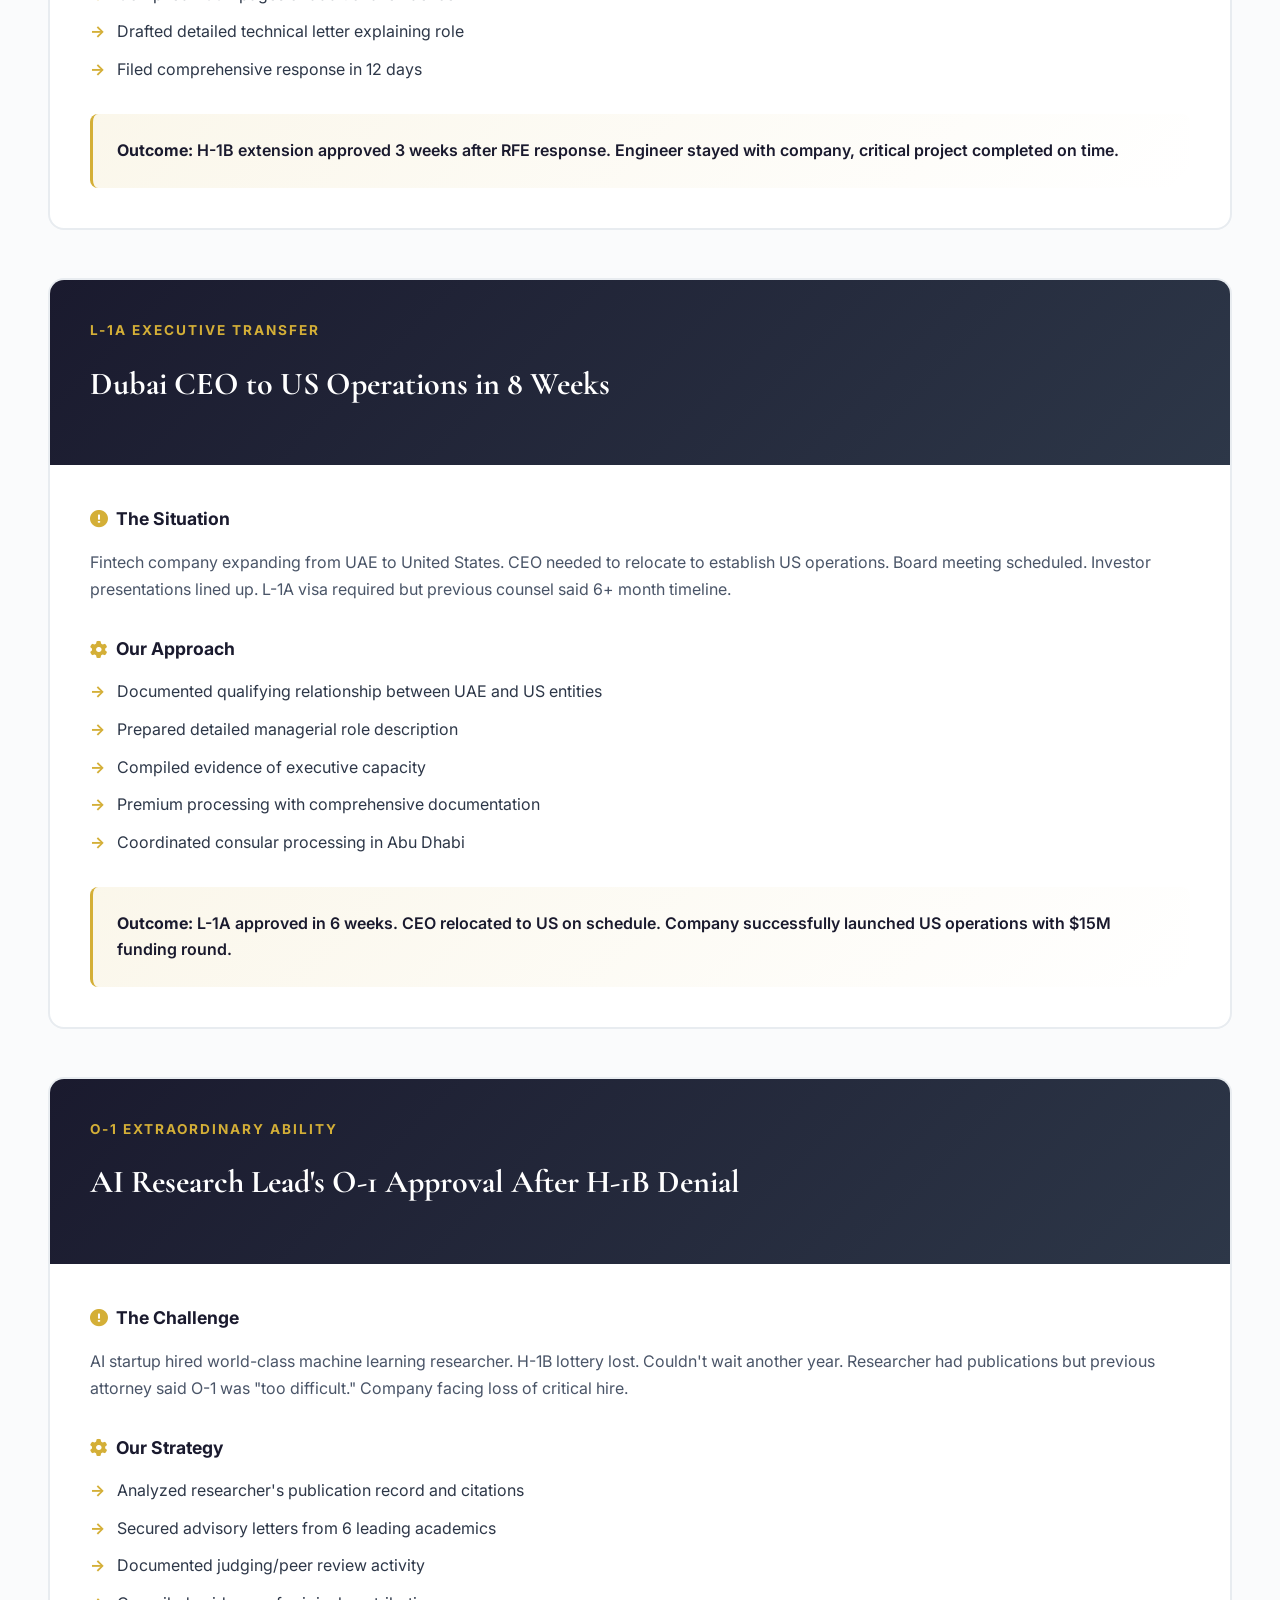
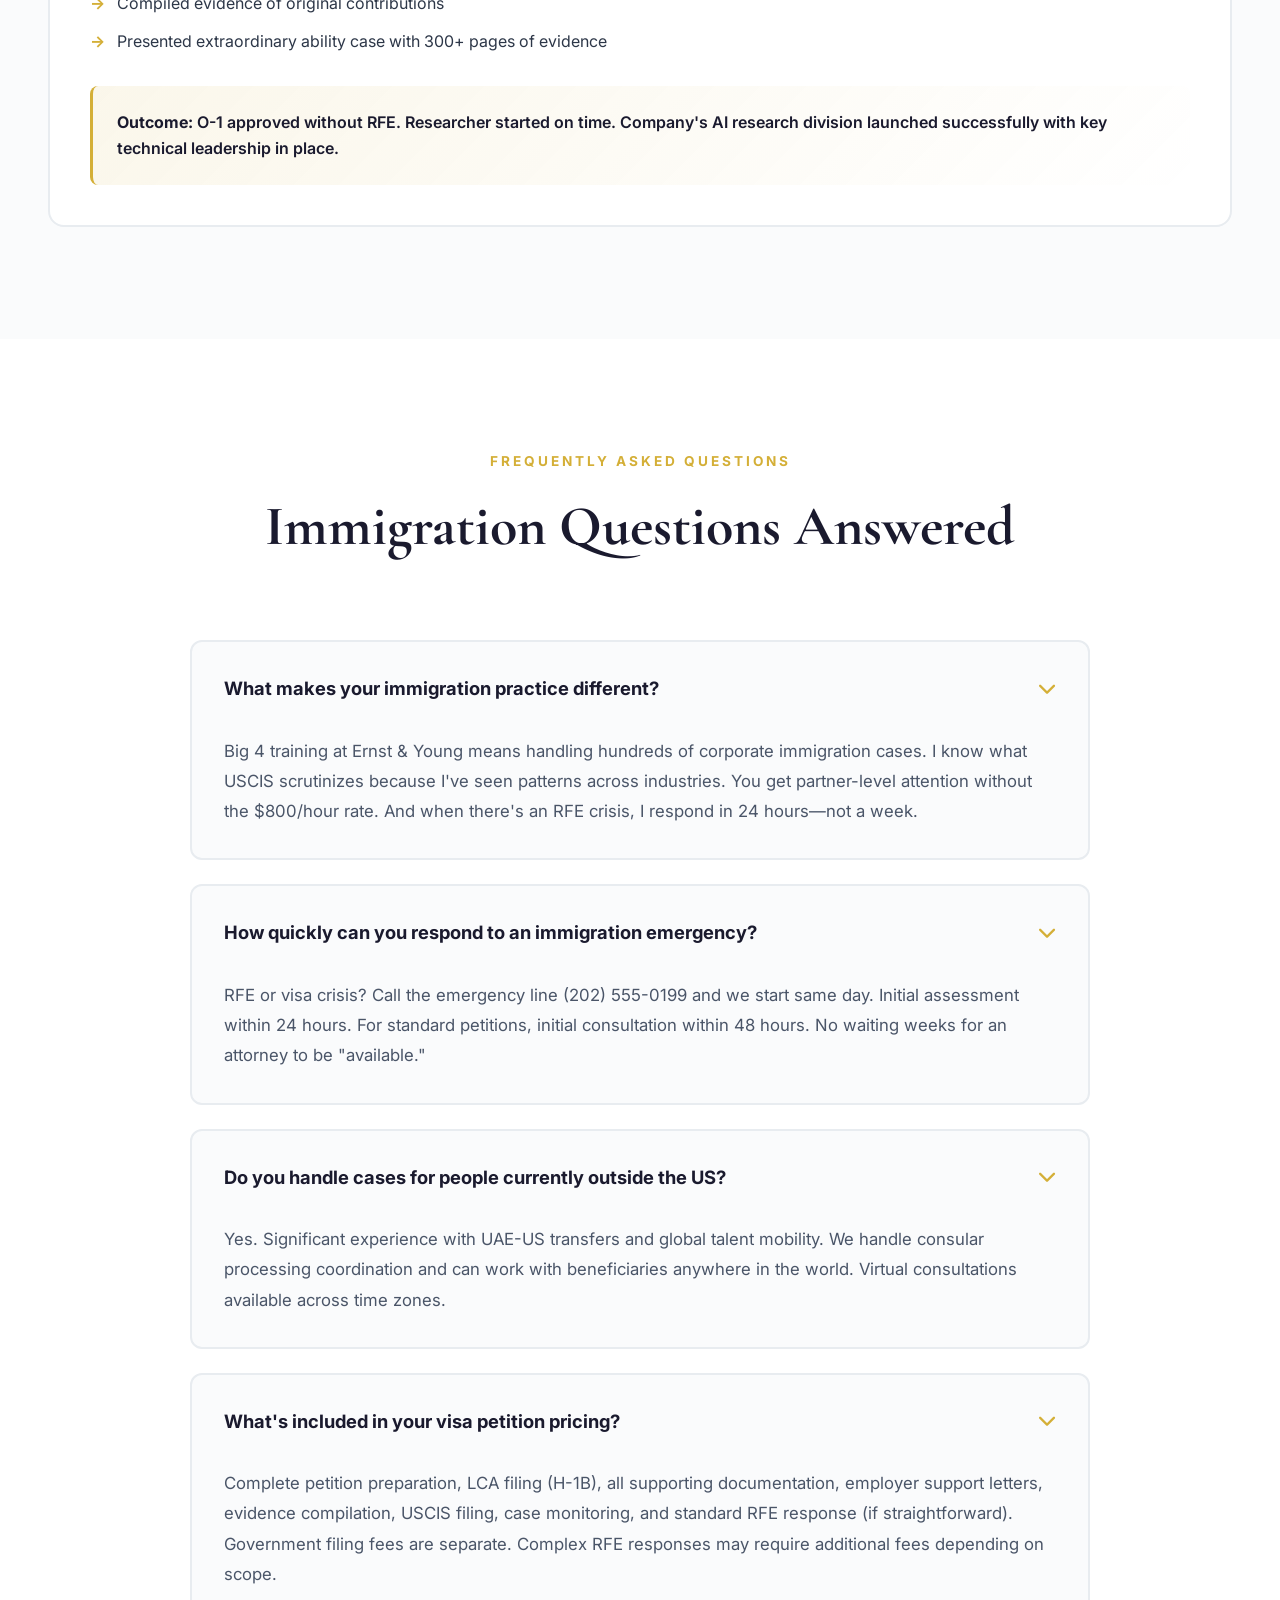
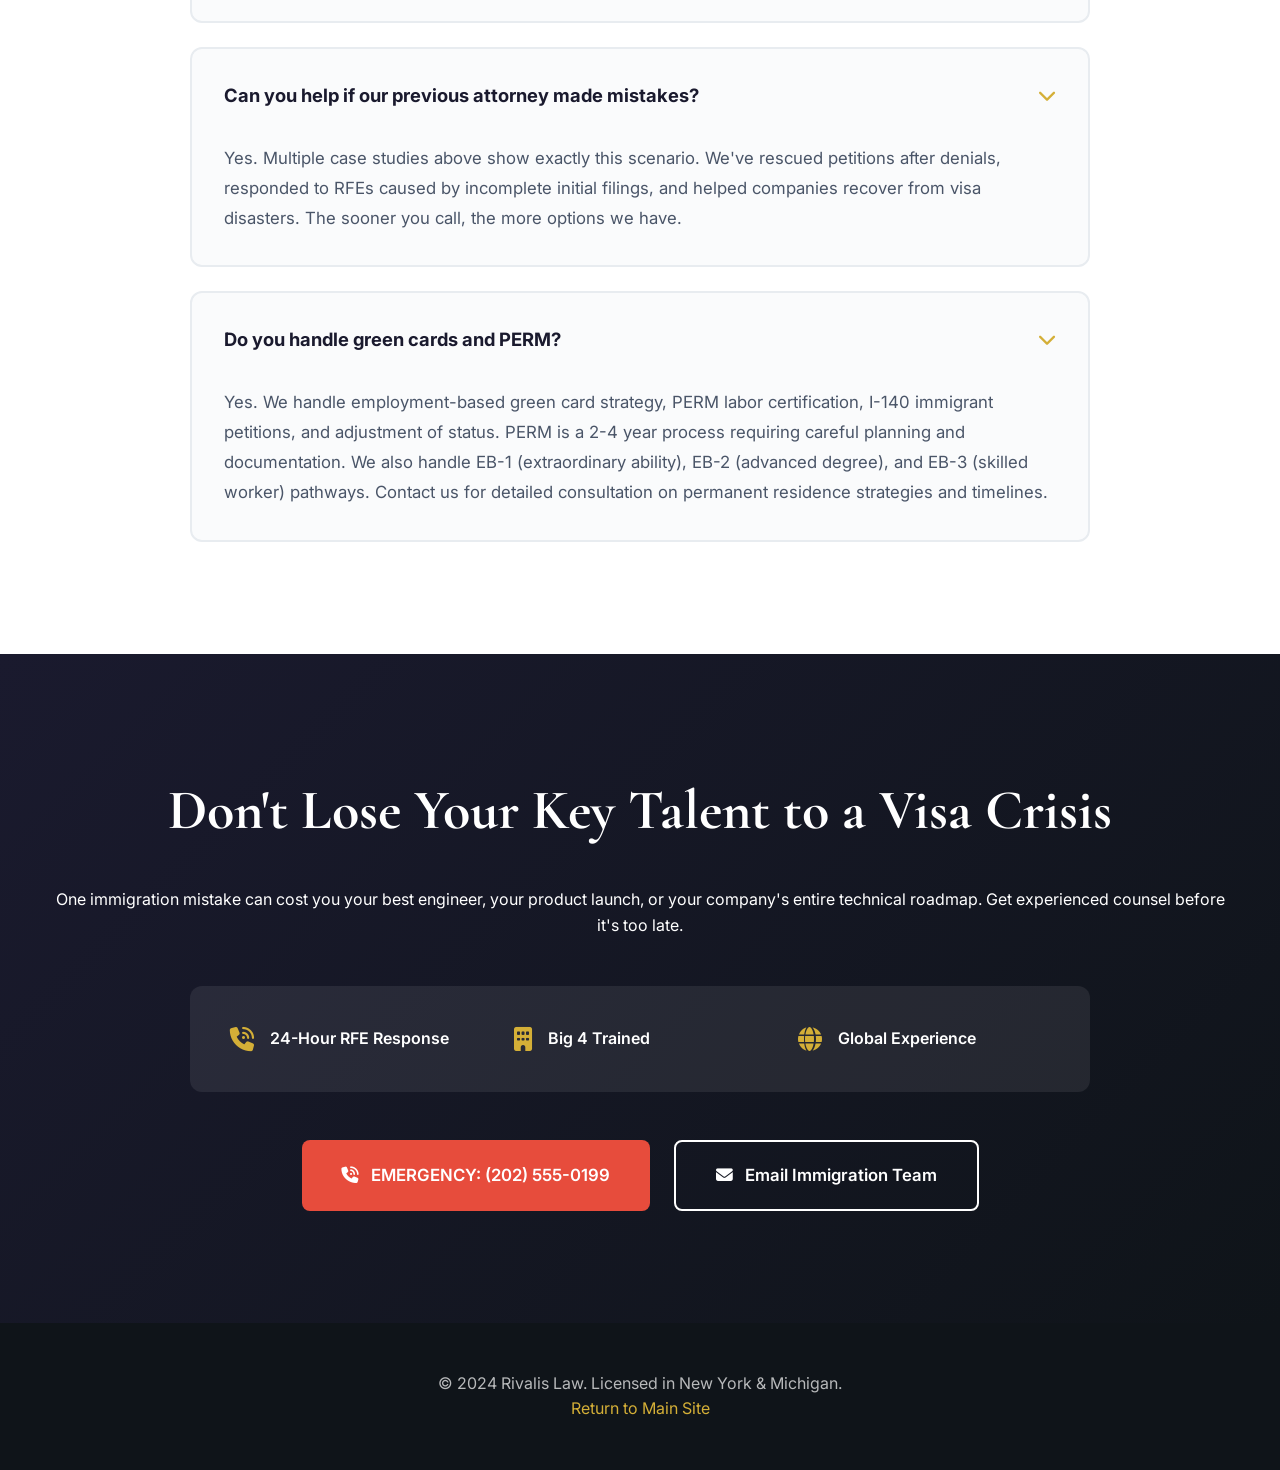
<file: Immigration New Page.html>
<!DOCTYPE html>
<html lang="en">
<head>
    <meta charset="UTF-8">
    <meta name="viewport" content="width=device-width, initial-scale=1.0">
    <title>Global Immigration & Visa Services | Rivalis Law</title>
    <meta name="description" content="H-1B, L-1, O-1 visa expertise for tech companies and global talent. RFE emergency response, Big 4 immigration experience. $8,500-$35,000.">
    <link href="https://cdnjs.cloudflare.com/ajax/libs/font-awesome/6.4.0/css/all.min.css" rel="stylesheet">
    <link href="https://fonts.googleapis.com/css2?family=Inter:wght@300;400;500;600;700;800;900&family=Cormorant+Garamond:wght@500;600;700&display=swap" rel="stylesheet">
    <style>
        * {
            margin: 0;
            padding: 0;
            box-sizing: border-box;
        }

        :root {
            --primary: #1a1a2e;
            --accent: #d4af37;
            --accent-dark: #b8941f;
            --accent-light: #f0e6d2;
            --white: #ffffff;
            --gray-50: #fafbfc;
            --gray-100: #f4f6f8;
            --gray-200: #e8ecf0;
            --gray-600: #4a5568;
            --gray-700: #2d3748;
            --gray-900: #0f1419;
            --danger: #e74c3c;
        }

        body {
            font-family: 'Inter', sans-serif;
            color: var(--gray-900);
            line-height: 1.6;
            -webkit-font-smoothing: antialiased;
        }

        .nav {
            position: sticky;
            top: 0;
            background: rgba(255, 255, 255, 0.95);
            backdrop-filter: blur(20px);
            border-bottom: 1px solid rgba(212, 175, 55, 0.15);
            z-index: 999;
        }

        .nav-container {
            max-width: 1400px;
            margin: 0 auto;
            padding: 0 3rem;
            display: flex;
            justify-content: space-between;
            align-items: center;
            height: 80px;
        }

        .nav-logo {
            font-family: 'Cormorant Garamond', serif;
            font-size: 1.75rem;
            font-weight: 700;
            color: var(--primary);
            text-decoration: none;
        }

        .nav-logo::before {
            content: '⚖ ';
            color: var(--accent);
        }

        .nav-menu {
            display: flex;
            gap: 2rem;
            list-style: none;
            align-items: center;
        }

        .nav-link {
            color: var(--gray-700);
            text-decoration: none;
            font-weight: 500;
            transition: color 0.3s;
        }

        .nav-link:hover {
            color: var(--accent);
        }

        .nav-cta {
            background: linear-gradient(135deg, var(--accent) 0%, var(--accent-dark) 100%);
            color: var(--white);
            padding: 0.875rem 1.75rem;
            border-radius: 8px;
            text-decoration: none;
            font-weight: 600;
            transition: all 0.3s;
        }

        .nav-cta:hover {
            transform: translateY(-2px);
            box-shadow: 0 8px 24px rgba(212, 175, 55, 0.35);
        }

        .hero {
            background: linear-gradient(165deg, #1a1a2e 0%, #2d3748 100%);
            color: white;
            padding: 8rem 3rem 6rem;
            position: relative;
            overflow: hidden;
        }

        .hero::before {
            content: '';
            position: absolute;
            top: 0;
            right: 0;
            width: 50%;
            height: 100%;
            background: linear-gradient(135deg, rgba(212, 175, 55, 0.1) 0%, transparent 100%);
            pointer-events: none;
        }

        .hero-container {
            max-width: 1400px;
            margin: 0 auto;
            position: relative;
            z-index: 1;
        }

        .breadcrumb {
            display: flex;
            gap: 0.5rem;
            margin-bottom: 2rem;
            font-size: 0.9rem;
            opacity: 0.8;
        }

        .breadcrumb a {
            color: var(--accent);
            text-decoration: none;
        }

        .hero-badge {
            display: inline-flex;
            align-items: center;
            gap: 0.5rem;
            background: rgba(231, 76, 60, 0.2);
            border: 1px solid var(--danger);
            padding: 0.75rem 1.5rem;
            border-radius: 50px;
            font-size: 0.9rem;
            font-weight: 700;
            margin-bottom: 2rem;
            color: #ff6b6b;
        }

        .hero h1 {
            font-family: 'Cormorant Garamond', serif;
            font-size: 4.5rem;
            font-weight: 700;
            line-height: 1.1;
            margin-bottom: 1.5rem;
            max-width: 900px;
        }

        .hero h1 .highlight {
            color: var(--danger);
        }

        .hero-subtitle {
            font-size: 1.4rem;
            line-height: 1.7;
            margin-bottom: 3rem;
            max-width: 800px;
            opacity: 0.95;
        }

        .hero-stats {
            display: grid;
            grid-template-columns: repeat(3, 1fr);
            gap: 3rem;
            max-width: 900px;
            margin: 3rem 0;
        }

        .stat {
            text-align: center;
        }

        .stat-number {
            font-size: 3rem;
            font-weight: 800;
            color: var(--accent);
            font-family: 'Cormorant Garamond', serif;
            margin-bottom: 0.5rem;
        }

        .stat-label {
            font-size: 0.95rem;
            opacity: 0.9;
        }

        .cta-group {
            display: flex;
            gap: 1.5rem;
            flex-wrap: wrap;
        }

        .btn {
            padding: 1.25rem 2.5rem;
            border-radius: 8px;
            text-decoration: none;
            font-weight: 600;
            font-size: 1.05rem;
            transition: all 0.3s;
            display: inline-flex;
            align-items: center;
            gap: 0.75rem;
        }

        .btn-primary {
            background: linear-gradient(135deg, var(--danger) 0%, #c0392b 100%);
            color: white;
        }

        .btn-primary:hover {
            transform: translateY(-3px);
            box-shadow: 0 12px 32px rgba(231, 76, 60, 0.4);
        }

        .btn-secondary {
            background: transparent;
            border: 2px solid white;
            color: white;
        }

        .btn-secondary:hover {
            background: white;
            color: var(--primary);
        }

        .section {
            padding: 7rem 3rem;
        }

        .section-container {
            max-width: 1400px;
            margin: 0 auto;
        }

        .section-header {
            text-align: center;
            max-width: 800px;
            margin: 0 auto 5rem;
        }

        .section-tag {
            color: var(--accent);
            font-weight: 700;
            font-size: 0.85rem;
            text-transform: uppercase;
            letter-spacing: 3px;
            margin-bottom: 1.25rem;
        }

        .section-title {
            font-family: 'Cormorant Garamond', serif;
            font-size: 3.5rem;
            font-weight: 700;
            color: var(--primary);
            margin-bottom: 1.5rem;
            line-height: 1.2;
        }

        .section-subtitle {
            font-size: 1.2rem;
            color: var(--gray-600);
            line-height: 1.8;
        }

        .visa-types {
            background: var(--gray-50);
        }

        .visa-grid {
            display: grid;
            grid-template-columns: repeat(3, 1fr);
            gap: 2.5rem;
        }

        .visa-card {
            background: white;
            padding: 3rem;
            border-radius: 16px;
            border: 3px solid var(--accent);
            position: relative;
        }

        .visa-card::after {
            content: 'SPECIALTY';
            position: absolute;
            top: -14px;
            right: 2rem;
            background: linear-gradient(135deg, var(--accent) 0%, var(--accent-dark) 100%);
            color: white;
            padding: 0.35rem 1.25rem;
            border-radius: 4px;
            font-size: 0.7rem;
            font-weight: 800;
            letter-spacing: 1.5px;
        }

        .visa-icon {
            width: 64px;
            height: 64px;
            background: linear-gradient(135deg, var(--accent) 0%, var(--accent-dark) 100%);
            border-radius: 14px;
            display: flex;
            align-items: center;
            justify-content: center;
            margin-bottom: 1.5rem;
        }

        .visa-icon i {
            font-size: 1.75rem;
            color: white;
        }

        .visa-card h3 {
            font-size: 1.75rem;
            font-weight: 700;
            color: var(--primary);
            margin-bottom: 0.5rem;
            font-family: 'Cormorant Garamond', serif;
        }

        .visa-subtitle {
            color: var(--accent);
            font-weight: 600;
            font-size: 0.95rem;
            margin-bottom: 1.5rem;
        }

        .visa-card p {
            color: var(--gray-600);
            line-height: 1.8;
            margin-bottom: 1.5rem;
        }

        .price-box {
            background: var(--accent-light);
            border: 2px solid var(--accent);
            border-radius: 8px;
            padding: 1.25rem;
            margin: 1.5rem 0;
        }

        .price-amount {
            font-size: 1.6rem;
            font-weight: 800;
            color: var(--primary);
            font-family: 'Cormorant Garamond', serif;
            margin-bottom: 0.5rem;
        }

        .price-details {
            font-size: 0.85rem;
            color: var(--gray-600);
            font-weight: 600;
        }

        .visa-features {
            list-style: none;
            margin-top: 1.5rem;
        }

        .visa-features li {
            padding: 0.75rem 0;
            color: var(--gray-700);
            display: flex;
            align-items: start;
            gap: 1rem;
        }

        .visa-features li::before {
            content: '✓';
            color: var(--accent);
            font-weight: 800;
            font-size: 1.1rem;
        }

        .problems {
            background: var(--danger);
            color: white;
        }

        .problems-grid {
            display: grid;
            grid-template-columns: repeat(2, 1fr);
            gap: 2.5rem;
        }

        .problem-card {
            background: rgba(255, 255, 255, 0.1);
            padding: 2.5rem;
            border-radius: 12px;
            border-left: 4px solid white;
        }

        .problem-card h3 {
            font-size: 1.5rem;
            font-weight: 700;
            margin-bottom: 1rem;
            display: flex;
            align-items: center;
            gap: 0.75rem;
        }

        .problem-card p {
            font-size: 1.05rem;
            line-height: 1.7;
            opacity: 0.95;
        }

        .process {
            background: white;
        }

        .process-steps {
            display: grid;
            grid-template-columns: repeat(4, 1fr);
            gap: 2rem;
            position: relative;
        }

        .process-steps::before {
            content: '';
            position: absolute;
            top: 40px;
            left: 10%;
            right: 10%;
            height: 2px;
            background: var(--accent);
            z-index: 0;
        }

        .process-step {
            text-align: center;
            position: relative;
            z-index: 1;
        }

        .step-number {
            width: 80px;
            height: 80px;
            background: linear-gradient(135deg, var(--accent) 0%, var(--accent-dark) 100%);
            border-radius: 50%;
            display: flex;
            align-items: center;
            justify-content: center;
            margin: 0 auto 1.5rem;
            font-size: 2rem;
            font-weight: 800;
            color: white;
            font-family: 'Cormorant Garamond', serif;
        }

        .process-step h4 {
            font-size: 1.25rem;
            font-weight: 700;
            margin-bottom: 0.75rem;
        }

        .process-step p {
            color: var(--gray-600);
            font-size: 0.95rem;
        }

        .timeline-badge {
            display: inline-block;
            background: var(--accent-light);
            color: var(--accent-dark);
            padding: 0.5rem 1rem;
            border-radius: 20px;
            font-size: 0.85rem;
            font-weight: 700;
            margin-top: 1rem;
        }

        .cases {
            background: var(--gray-50);
        }

        .case-studies {
            display: grid;
            gap: 3rem;
        }

        .case-study {
            background: white;
            border-radius: 16px;
            overflow: hidden;
            border: 2px solid var(--gray-200);
            transition: all 0.3s;
        }

        .case-study:hover {
            transform: translateY(-8px);
            box-shadow: 0 20px 60px rgba(0, 0, 0, 0.1);
            border-color: var(--accent);
        }

        .case-header {
            background: linear-gradient(135deg, var(--primary) 0%, var(--gray-700) 100%);
            color: white;
            padding: 2.5rem;
        }

        .case-type {
            color: var(--accent);
            font-size: 0.85rem;
            font-weight: 700;
            text-transform: uppercase;
            letter-spacing: 2px;
            margin-bottom: 1rem;
        }

        .case-header h3 {
            font-size: 2rem;
            font-weight: 700;
            margin-bottom: 1rem;
            font-family: 'Cormorant Garamond', serif;
        }

        .case-content {
            padding: 2.5rem;
        }

        .case-section {
            margin-bottom: 2rem;
        }

        .case-section:last-child {
            margin-bottom: 0;
        }

        .case-section h4 {
            font-size: 1.1rem;
            font-weight: 700;
            color: var(--primary);
            margin-bottom: 1rem;
            display: flex;
            align-items: center;
            gap: 0.5rem;
        }

        .case-section h4 i {
            color: var(--accent);
        }

        .case-section p {
            color: var(--gray-600);
            line-height: 1.7;
        }

        .case-section ul {
            list-style: none;
            display: flex;
            flex-direction: column;
            gap: 0.75rem;
        }

        .case-section li {
            display: flex;
            align-items: start;
            gap: 0.75rem;
            color: var(--gray-700);
        }

        .case-section li::before {
            content: '→';
            color: var(--accent);
            font-weight: 700;
            flex-shrink: 0;
        }

        .case-outcome {
            background: linear-gradient(135deg, rgba(212, 175, 55, 0.1) 0%, transparent 100%);
            padding: 1.5rem;
            border-left: 3px solid var(--accent);
            border-radius: 8px;
            font-weight: 600;
            color: var(--primary);
        }

        .rfe-section {
            background: linear-gradient(135deg, #e74c3c 0%, #c0392b 100%);
            color: white;
        }

        .rfe-content {
            max-width: 900px;
            margin: 0 auto;
            text-align: center;
        }

        .rfe-content h2 {
            font-family: 'Cormorant Garamond', serif;
            font-size: 3.5rem;
            font-weight: 700;
            margin-bottom: 2rem;
        }

        .rfe-content p {
            font-size: 1.3rem;
            line-height: 1.8;
            margin-bottom: 3rem;
            opacity: 0.95;
        }

        .rfe-features {
            display: grid;
            grid-template-columns: repeat(3, 1fr);
            gap: 2rem;
            margin-bottom: 3rem;
        }

        .rfe-feature {
            background: rgba(255, 255, 255, 0.1);
            padding: 2rem;
            border-radius: 12px;
        }

        .rfe-feature i {
            font-size: 2.5rem;
            margin-bottom: 1rem;
            display: block;
        }

        .rfe-feature h4 {
            font-size: 1.25rem;
            font-weight: 700;
            margin-bottom: 0.75rem;
        }

        .faq {
            background: white;
        }

        .faq-list {
            max-width: 900px;
            margin: 0 auto;
            display: flex;
            flex-direction: column;
            gap: 1.5rem;
        }

        .faq-item {
            background: var(--gray-50);
            border-radius: 12px;
            overflow: hidden;
            border: 2px solid var(--gray-200);
            transition: all 0.3s;
        }

        .faq-item:hover {
            border-color: var(--accent);
        }

        .faq-question {
            padding: 2rem;
            cursor: pointer;
            display: flex;
            justify-content: space-between;
            align-items: center;
            gap: 2rem;
            font-size: 1.15rem;
            font-weight: 700;
            color: var(--primary);
        }

        .faq-question i {
            color: var(--accent);
            transition: transform 0.3s;
        }

        .faq-answer {
            padding: 0 2rem 2rem;
            color: var(--gray-600);
            line-height: 1.8;
            font-size: 1.05rem;
        }

        .final-cta {
            background: linear-gradient(135deg, var(--primary) 0%, var(--gray-900) 100%);
            color: white;
            text-align: center;
        }

        .final-cta h2 {
            font-family: 'Cormorant Garamond', serif;
            font-size: 3.5rem;
            font-weight: 700;
            margin-bottom: 2rem;
        }

        .final-cta > p {
            font-size: 1.3rem;
            opacity: 0.95;
            margin-bottom: 3rem;
            max-width: 800px;
            margin-left: auto;
            margin-right: auto;
        }

        .cta-features {
            display: grid;
            grid-template-columns: repeat(3, 1fr);
            gap: 2rem;
            max-width: 900px;
            margin: 3rem auto;
            padding: 2.5rem;
            background: rgba(255, 255, 255, 0.08);
            border-radius: 12px;
        }

        .cta-feature {
            display: flex;
            align-items: center;
            gap: 1rem;
            font-weight: 600;
        }

        .cta-feature i {
            color: var(--accent);
            font-size: 1.5rem;
        }

        .footer {
            background: var(--gray-900);
            color: rgba(255, 255, 255, 0.7);
            padding: 3rem;
            text-align: center;
        }

        .footer a {
            color: var(--accent);
            text-decoration: none;
        }

        .floating-cta {
            position: fixed;
            bottom: 2rem;
            right: 2rem;
            z-index: 1000;
            display: flex;
            flex-direction: column;
            gap: 1rem;
        }

        .fab {
            width: 60px;
            height: 60px;
            border-radius: 50%;
            display: flex;
            align-items: center;
            justify-content: center;
            font-size: 1.5rem;
            text-decoration: none;
            box-shadow: 0 6px 24px rgba(0, 0, 0, 0.2);
            transition: all 0.3s;
        }

        .fab:hover {
            transform: scale(1.1);
        }

        .fab.urgent {
            background: linear-gradient(135deg, var(--danger) 0%, #c0392b 100%);
            color: white;
        }

        .fab.schedule {
            background: linear-gradient(135deg, var(--accent) 0%, var(--accent-dark) 100%);
            color: white;
        }

        @media (max-width: 968px) {
            .hero h1 {
                font-size: 2.75rem;
            }

            .hero-stats,
            .problems-grid,
            .visa-grid,
            .process-steps,
            .cta-features,
            .rfe-features {
                grid-template-columns: 1fr;
            }

            .process-steps::before {
                display: none;
            }

            .section-title {
                font-size: 2.25rem;
            }

            .nav-menu {
                display: none;
            }
             a{
            text-decoration: none;
        }
        }
    </style>
</head>
<body>
    <nav class="nav">
        <div class="nav-container">
            <a href="index.html" class="nav-logo">Rivalis Law</a>
            <ul class="nav-menu">
                <li><a href="index.html#services" class="nav-link">All Services</a></li>
                <li><a href="Rivalis page 2.html" class="nav-link">Why Rivalis</a></li>
                <li><a href="index.html#how-we-work" class="nav-link">Process</a></li>
                <li><a href="#get-started" class="nav-cta">Get Started</a></li>
            </ul>
        </div>
    </nav>

    <section class="hero">
        <div class="hero-container">
            <div class="breadcrumb">
                <a href="index.html">Home</a> / <span>Global Immigration</span>
            </div>

            <div class="hero-badge">
                <i class="fas fa-exclamation-triangle"></i>
                RFE EMERGENCY HOTLINE: (202) 555-0199
            </div>

            <h1>Your Key Engineer's Visa <span class="highlight">Expires in 30 Days</span>.<br>What's Your Plan?</h1>

            <p class="hero-subtitle">
                Product launch depends on your CTO who's stuck overseas. H-1B denial just arrived. You got an RFE with a 15-day deadline. Your star developer's status expires next month. One visa crisis can destroy your timeline, your team, and your business.
            </p>

            <div class="hero-stats">
                <div class="stat">
                    <div class="stat-number">24hrs</div>
                    <div class="stat-label">RFE emergency response time</div>
                </div>
                <div class="stat">
                    <div class="stat-number">5+ Yrs</div>
                    <div class="stat-label">Big 4 immigration experience</div>
                </div>
                <div class="stat">
                    <div class="stat-number">100+</div>
                    <div class="stat-label">Successful visa petitions</div>
                </div>
            </div>

            <div class="cta-group">
                <a href="tel:+1-202-555-0199" class="btn btn-primary">
                    <i class="fas fa-phone-volume"></i>
                    RFE CRISIS: (202) 555-0199
                </a>
                <a href="#get-started" class="btn btn-secondary">
                    <i class="fas fa-calendar-check"></i>
                    Schedule Assessment
                </a>
            </div>

            <div style="background: white; border: 2px solid var(--accent); border-radius: 12px; padding: 2.5rem; margin-top: 3rem; text-align: center;">
                <h3 style="font-size: 1.5rem; font-weight: 700; color: var(--primary); margin-bottom: 1rem;">
                    <i class="fas fa-map-marked-alt" style="color: var(--accent); margin-right: 0.5rem;"></i>
                    Long-Term Immigration Planning
                </h3>
                <p style="color: var(--gray-900); font-size: 1.05rem; line-height: 1.7; max-width: 800px; margin: 0 auto; font-weight: 500;">
                    Beyond immediate visa needs, we provide strategic counsel on permanent residence pathways including PERM labor certification, EB-1/EB-2/EB-3 green cards, and naturalization. Contact us to discuss your long-term immigration strategy.
                </p>
            </div>
        </div>
    </section>

    <section class="section problems">
        <div class="section-container">
            <div class="section-header" style="color: white;">
                <div class="section-tag" style="color: white;">THE CRISIS SCENARIOS</div>
                <h2 class="section-title" style="color: white;">These Calls Come In At Midnight</h2>
            </div>

            <div class="problems-grid">
                <div class="problem-card">
                    <h3><i class="fas fa-clock"></i> The 15-Day RFE Nightmare</h3>
                    <p>USCIS sent a Request for Evidence. Your lawyer is on vacation. You have 15 days to respond with documentation you don't have. Miss the deadline and your engineer is deported.</p>
                </div>

                <div class="problem-card">
                    <h3><i class="fas fa-plane-slash"></i> The Overseas Executive Crisis</h3>
                    <p>Your CTO is stuck in Dubai. Board meeting in 2 weeks. Product launch in 6 weeks. No visa approval. The L-1 petition you filed 4 months ago is still pending with no update.</p>
                </div>

                <div class="problem-card">
                    <h3><i class="fas fa-calendar-times"></i> The Expiration Countdown</h3>
                    <p>Your lead developer's H-1B extension was filed "in time" by your previous lawyer. USCIS just sent a denial. Status expires in 30 days. He has a family and a mortgage.</p>
                </div>

                <div class="problem-card">
                    <h3><i class="fas fa-ban"></i> The Denial Letter Disaster</h3>
                    <p>O-1 petition denied. Your company's entire AI team depends on this hire. You're out $25K in recruitment costs. Investors are asking why you can't hire the talent you promised.</p>
                </div>
            </div>
        </div>
    </section>

    <section class="section visa-types">
        <div class="section-container">
            <div class="section-header">
                <div class="section-tag">OUR SPECIALIZATIONS</div>
                <h2 class="section-title">Three Visa Categories We Master</h2>
                <p class="section-subtitle">
                    H-1B, L-1, O-1 expertise for tech companies and global talent mobility
                </p>
            </div>

            <div class="visa-grid">
                <div class="visa-card">
                    <div class="visa-icon">
                        <i class="fas fa-laptop-code"></i>
                    </div>
                    <h3>H-1B Visas</h3>
                    <p class="visa-subtitle">For specialty occupation workers</p>
                    <p>The backbone of tech hiring. We handle initial petitions, extensions, transfers, and RFE responses. Know what USCIS scrutinizes because we've handled hundreds.</p>
                    
                    <div class="price-box">
                        <div class="price-amount">$8,500 - $15,000</div>
                        <div class="price-details">Includes petition prep, filing, and standard support</div>
                    </div>

                    <ul class="visa-features">
                        <li>Complete petition package with LCA</li>
                        <li>Evidence compilation & support letters</li>
                        <li>USCIS filing and case monitoring</li>
                        <li>RFE response included (if standard)</li>
                        <li>Premium processing coordination</li>
                        <li>Long-term green card strategy counseling</li>
                    </ul>
                </div>

                <div class="visa-card">
                    <div class="visa-icon">
                        <i class="fas fa-building"></i>
                    </div>
                    <h3>L-1 Visas</h3>
                    <p class="visa-subtitle">Intracompany transferees</p>
                    <p>Moving executives or managers between international offices? L-1A for managers, L-1B for specialized knowledge. Critical for global expansion and UAE-US transfers.</p>
                    
                    <div class="price-box">
                        <div class="price-amount">$12,000 - $18,000</div>
                        <div class="price-details">L-1A or L-1B, including blanket L filings</div>
                    </div>

                    <ul class="visa-features">
                        <li>Qualifying relationship documentation</li>
                        <li>Position & role analysis</li>
                        <li>Specialized knowledge evidence (L-1B)</li>
                        <li>Blanket L petition support</li>
                        <li>Consular processing guidance</li>
                    </ul>
                </div>

                <div class="visa-card">
                    <div class="visa-icon">
                        <i class="fas fa-star"></i>
                    </div>
                    <h3>O-1 Visas</h3>
                    <p class="visa-subtitle">Extraordinary ability</p>
                    <p>For world-class talent. Researchers, executives, technical experts. Highest bar but most flexible. Perfect for startup founders and exceptional technical leads.</p>
                    
                    <div class="price-box">
                        <div class="price-amount">$18,000 - $35,000</div>
                        <div class="price-details">Complex evidence portfolio & advisory letters</div>
                    </div>

                    <ul class="visa-features">
                        <li>Extraordinary ability case strategy</li>
                        <li>Evidence portfolio development</li>
                        <li>Expert advisory letter coordination</li>
                        <li>Publications & awards documentation</li>
                        <li>Premium petition presentation</li>
                    </ul>
                </div>
            </div>
        </div>
    </section>

    <section class="section rfe-section">
        <div class="section-container">
            <div class="rfe-content">
                <h2>Got an RFE? We Respond in 24 Hours.</h2>
                <p>
                    Request for Evidence from USCIS? Clock is ticking. Most firms take a week just to review your case. We start working immediately. Big 4 training means we know exactly what USCIS wants to see.
                </p>

                <div class="rfe-features">
                    <div class="rfe-feature">
                        <i class="fas fa-bolt"></i>
                        <h4>24-Hour Response</h4>
                        <p>Emergency engagement starts same business day</p>
                    </div>
                    <div class="rfe-feature">
                        <i class="fas fa-file-alt"></i>
                        <h4>Complete Package</h4>
                        <p>Comprehensive response with all required evidence</p>
                    </div>
                    <div class="rfe-feature">
                        <i class="fas fa-handshake"></i>
                        <h4>Direct Attorney Work</h4>
                        <p>No junior associates. Senior counsel handles your RFE.</p>
                    </div>
                </div>

                <div class="cta-group" style="justify-content: center;">
                    <a href="tel:+1-202-555-0199" class="btn btn-primary" style="background: white; color: var(--danger);">
                        <i class="fas fa-phone-volume"></i>
                        EMERGENCY: (202) 555-0199
                    </a>
                </div>
            </div>
        </div>
    </section>

    <section class="section process">
        <div class="section-container">
            <div class="section-header">
                <div class="section-tag">OUR PROCESS</div>
                <h2 class="section-title">Standard Petition Timeline</h2>
                <p class="section-subtitle">For non-emergency cases (RFE responses expedited)</p>
            </div>

            <div class="process-steps">
                <div class="process-step">
                    <div class="step-number">1</div>
                    <h4>Case Assessment</h4>
                    <p>Evaluate eligibility, identify potential issues, and develop strategy</p>
                    <span class="timeline-badge">Week 1</span>
                </div>

                <div class="process-step">
                    <div class="step-number">2</div>
                    <h4>Document Collection</h4>
                    <p>Gather evidence, prepare support letters, compile portfolio</p>
                    <span class="timeline-badge">Weeks 2-3</span>
                </div>

                <div class="process-step">
                    <div class="step-number">3</div>
                    <h4>Petition Preparation</h4>
                    <p>Draft comprehensive petition with supporting documentation</p>
                    <span class="timeline-badge">Week 4</span>
                </div>

                <div class="process-step">
                    <div class="step-number">4</div>
                    <h4>Filing & Monitoring</h4>
                    <p>Submit to USCIS, track case status, handle any responses</p>
                    <span class="timeline-badge">Ongoing</span>
                </div>
            </div>
        </div>
    </section>

    <section class="section cases">
        <div class="section-container">
            <div class="section-header">
                <div class="section-tag">SUCCESS STORIES</div>
                <h2 class="section-title">Real Immigration Crises We've Solved</h2>
            </div>

            <div class="case-studies">
                <div class="case-study">
                    <div class="case-header">
                        <div class="case-type">H-1B RFE Emergency</div>
                        <h3>12-Day Turnaround Saved Engineering Team</h3>
                    </div>
                    <div class="case-content">
                        <div class="case-section">
                            <h4><i class="fas fa-exclamation-circle"></i> The Crisis</h4>
                            <p>Tech startup received RFE on H-1B extension for their lead backend engineer. Previous attorney had filed incomplete petition. USCIS requested extensive additional evidence. 15-day deadline. Engineer's current status expiring in 45 days.</p>
                        </div>
                        <div class="case-section">
                            <h4><i class="fas fa-cog"></i> Our Response</h4>
                            <ul>
                                <li>Same-day emergency engagement</li>
                                <li>Identified gaps in original petition</li>
                                <li>Compiled 200+ pages of additional evidence</li>
                                <li>Drafted detailed technical letter explaining role</li>
                                <li>Filed comprehensive response in 12 days</li>
                            </ul>
                        </div>
                        <div class="case-outcome">
                            <strong>Outcome:</strong> H-1B extension approved 3 weeks after RFE response. Engineer stayed with company, critical project completed on time.
                        </div>
                    </div>
                </div>

                <div class="case-study">
                    <div class="case-header">
                        <div class="case-type">L-1A Executive Transfer</div>
                        <h3>Dubai CEO to US Operations in 8 Weeks</h3>
                    </div>
                    <div class="case-content">
                        <div class="case-section">
                            <h4><i class="fas fa-exclamation-circle"></i> The Situation</h4>
                            <p>Fintech company expanding from UAE to United States. CEO needed to relocate to establish US operations. Board meeting scheduled. Investor presentations lined up. L-1A visa required but previous counsel said 6+ month timeline.</p>
                        </div>
                        <div class="case-section">
                            <h4><i class="fas fa-cog"></i> Our Approach</h4>
                            <ul>
                                <li>Documented qualifying relationship between UAE and US entities</li>
                                <li>Prepared detailed managerial role description</li>
                                <li>Compiled evidence of executive capacity</li>
                                <li>Premium processing with comprehensive documentation</li>
                                <li>Coordinated consular processing in Abu Dhabi</li>
                            </ul>
                        </div>
                        <div class="case-outcome">
                            <strong>Outcome:</strong> L-1A approved in 6 weeks. CEO relocated to US on schedule. Company successfully launched US operations with $15M funding round.
                        </div>
                    </div>
                </div>

                <div class="case-study">
                    <div class="case-header">
                        <div class="case-type">O-1 Extraordinary Ability</div>
                        <h3>AI Research Lead's O-1 Approval After H-1B Denial</h3>
                    </div>
                    <div class="case-content">
                        <div class="case-section">
                            <h4><i class="fas fa-exclamation-circle"></i> The Challenge</h4>
                            <p>AI startup hired world-class machine learning researcher. H-1B lottery lost. Couldn't wait another year. Researcher had publications but previous attorney said O-1 was "too difficult." Company facing loss of critical hire.</p>
                        </div>
                        <div class="case-section">
                            <h4><i class="fas fa-cog"></i> Our Strategy</h4>
                            <ul>
                                <li>Analyzed researcher's publication record and citations</li>
                                <li>Secured advisory letters from 6 leading academics</li>
                                <li>Documented judging/peer review activity</li>
                                <li>Compiled evidence of original contributions</li>
                                <li>Presented extraordinary ability case with 300+ pages of evidence</li>
                            </ul>
                        </div>
                        <div class="case-outcome">
                            <strong>Outcome:</strong> O-1 approved without RFE. Researcher started on time. Company's AI research division launched successfully with key technical leadership in place.
                        </div>
                    </div>
                </div>
            </div>
        </div>
    </section>

    <section class="section faq">
        <div class="section-container">
            <div class="section-header">
                <div class="section-tag">FREQUENTLY ASKED QUESTIONS</div>
                <h2 class="section-title">Immigration Questions Answered</h2>
            </div>

            <div class="faq-list">
                <div class="faq-item">
                    <div class="faq-question">
                        What makes your immigration practice different?
                        <i class="fas fa-chevron-down"></i>
                    </div>
                    <div class="faq-answer">
                        Big 4 training at Ernst & Young means handling hundreds of corporate immigration cases. I know what USCIS scrutinizes because I've seen patterns across industries. You get partner-level attention without the $800/hour rate. And when there's an RFE crisis, I respond in 24 hours—not a week.
                    </div>
                </div>

                <div class="faq-item">
                    <div class="faq-question">
                        How quickly can you respond to an immigration emergency?
                        <i class="fas fa-chevron-down"></i>
                    </div>
                    <div class="faq-answer">
                        RFE or visa crisis? Call the emergency line (202) 555-0199 and we start same day. Initial assessment within 24 hours. For standard petitions, initial consultation within 48 hours. No waiting weeks for an attorney to be "available."
                    </div>
                </div>

                <div class="faq-item">
                    <div class="faq-question">
                        Do you handle cases for people currently outside the US?
                        <i class="fas fa-chevron-down"></i>
                    </div>
                    <div class="faq-answer">
                        Yes. Significant experience with UAE-US transfers and global talent mobility. We handle consular processing coordination and can work with beneficiaries anywhere in the world. Virtual consultations available across time zones.
                    </div>
                </div>

                <div class="faq-item">
                    <div class="faq-question">
                        What's included in your visa petition pricing?
                        <i class="fas fa-chevron-down"></i>
                    </div>
                    <div class="faq-answer">
                        Complete petition preparation, LCA filing (H-1B), all supporting documentation, employer support letters, evidence compilation, USCIS filing, case monitoring, and standard RFE response (if straightforward). Government filing fees are separate. Complex RFE responses may require additional fees depending on scope.
                    </div>
                </div>

                <div class="faq-item">
                    <div class="faq-question">
                        Can you help if our previous attorney made mistakes?
                        <i class="fas fa-chevron-down"></i>
                    </div>
                    <div class="faq-answer">
                        Yes. Multiple case studies above show exactly this scenario. We've rescued petitions after denials, responded to RFEs caused by incomplete initial filings, and helped companies recover from visa disasters. The sooner you call, the more options we have.
                    </div>
                </div>

                <div class="faq-item">
                    <div class="faq-question">
                        Do you handle green cards and PERM?
                        <i class="fas fa-chevron-down"></i>
                    </div>
                    <div class="faq-answer">
                        Yes. We handle employment-based green card strategy, PERM labor certification, I-140 immigrant petitions, and adjustment of status. PERM is a 2-4 year process requiring careful planning and documentation. We also handle EB-1 (extraordinary ability), EB-2 (advanced degree), and EB-3 (skilled worker) pathways. Contact us for detailed consultation on permanent residence strategies and timelines.
                    </div>
                </div>
            </div>
        </div>
    </section>

    <section class="section final-cta" id="get-started">
        <div class="section-container">
            <h2>Don't Lose Your Key Talent to a Visa Crisis</h2>
            <p>
                One immigration mistake can cost you your best engineer, your product launch, or your company's entire technical roadmap. Get experienced counsel before it's too late.
            </p>

            <div class="cta-features">
                <div class="cta-feature">
                    <i class="fas fa-phone-volume"></i>
                    <span>24-Hour RFE Response</span>
                </div>
                <div class="cta-feature">
                    <i class="fas fa-building"></i>
                    <span>Big 4 Trained</span>
                </div>
                <div class="cta-feature">
                    <i class="fas fa-globe"></i>
                    <span>Global Experience</span>
                </div>
            </div>

            <div class="cta-group" style="justify-content: center;">
                <a href="tel:+1-202-555-0199" class="btn btn-primary" style="background: #e74c3c; color: white;">
                    <i class="fas fa-phone-volume"></i>
                    EMERGENCY: (202) 555-0199
                </a>
                <a href="mailto:immigration@rivalislaw.com" class="btn btn-secondary">
                    <i class="fas fa-envelope"></i>
                    Email Immigration Team
                </a>
            </div>
        </div>
    </section>

    <footer class="footer">
        <p>&copy; 2024 Rivalis Law. Licensed in New York & Michigan.</p>
        <p><a href="index.html">Return to Main Site</a></p>
    </footer>

    <div class="floating-cta">
        <a href="tel:+1-202-555-0199" class="fab urgent">
            <i class="fas fa-phone-volume"></i>
        </a>
        <a href="mailto:immigration@rivalislaw.com" class="fab schedule">
            <i class="fas fa-calendar-alt"></i>
        </a>
    </div>
</body>
</html>
</file>
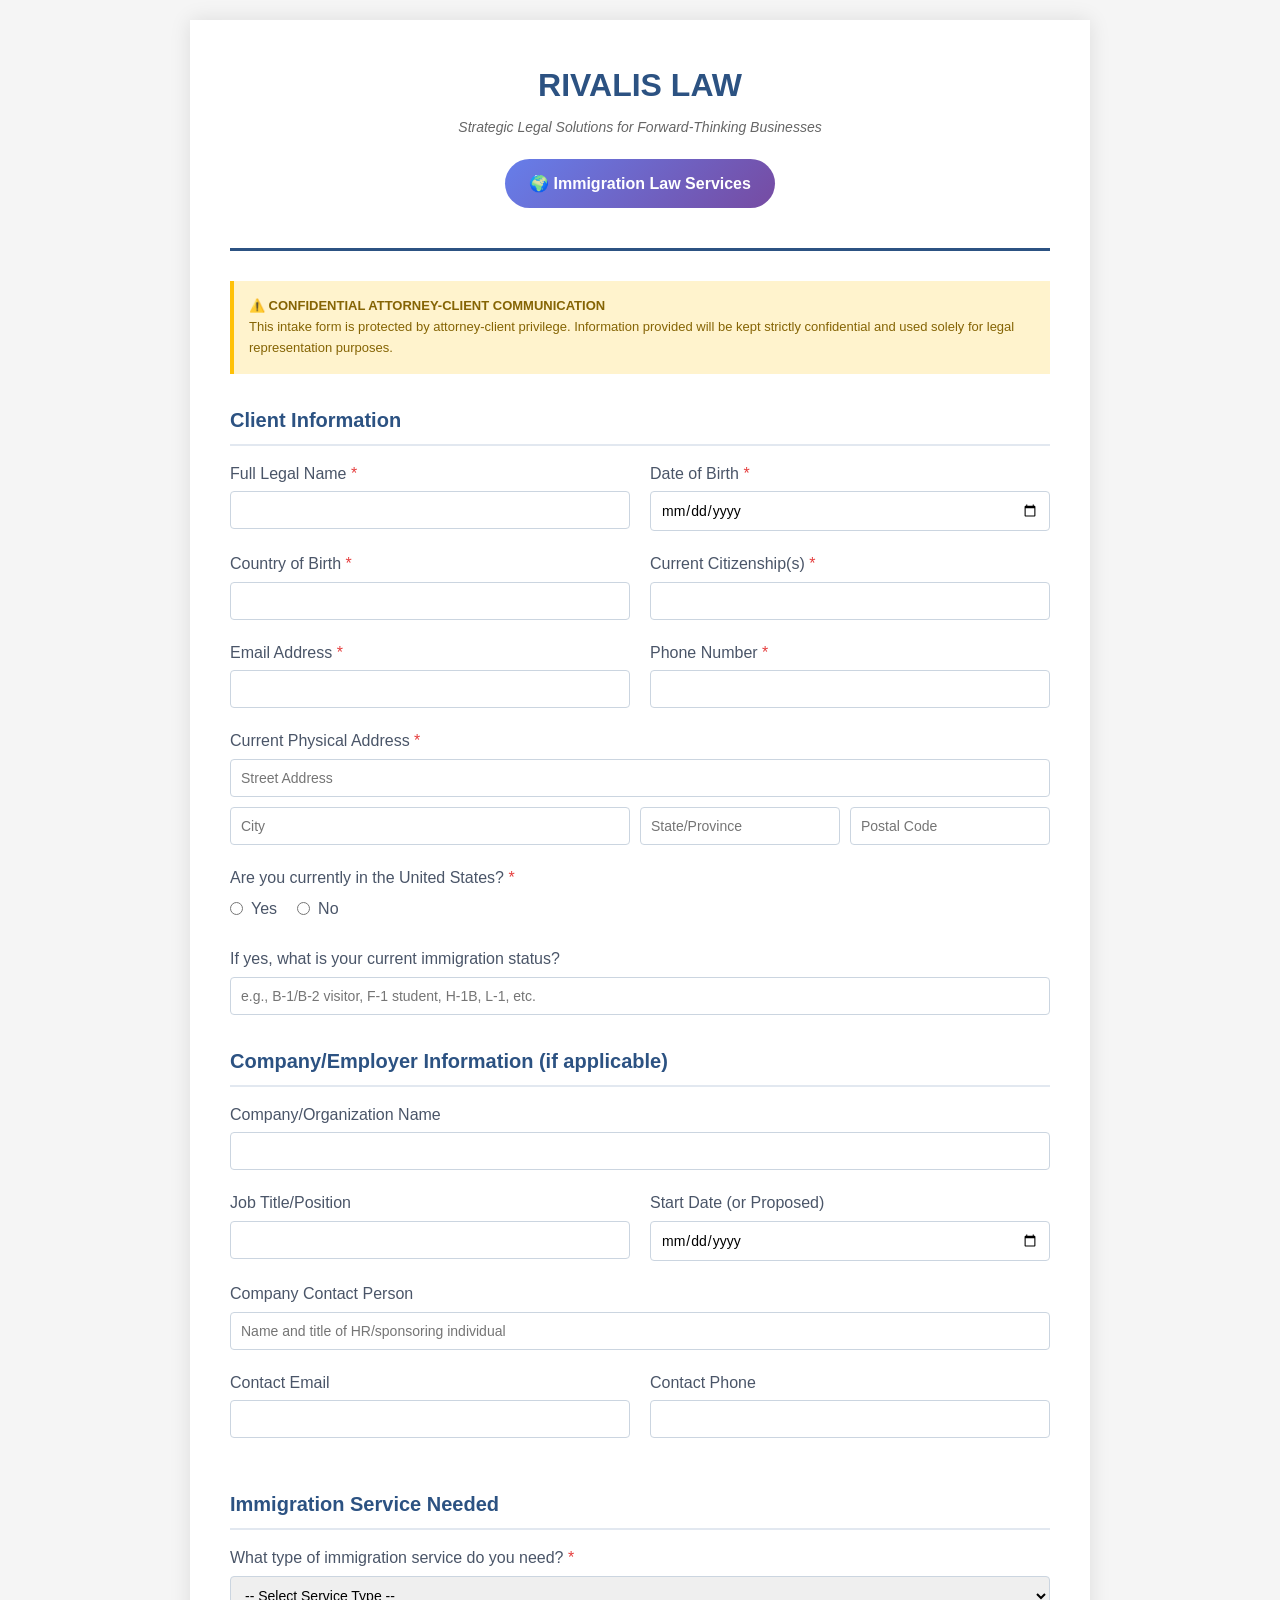
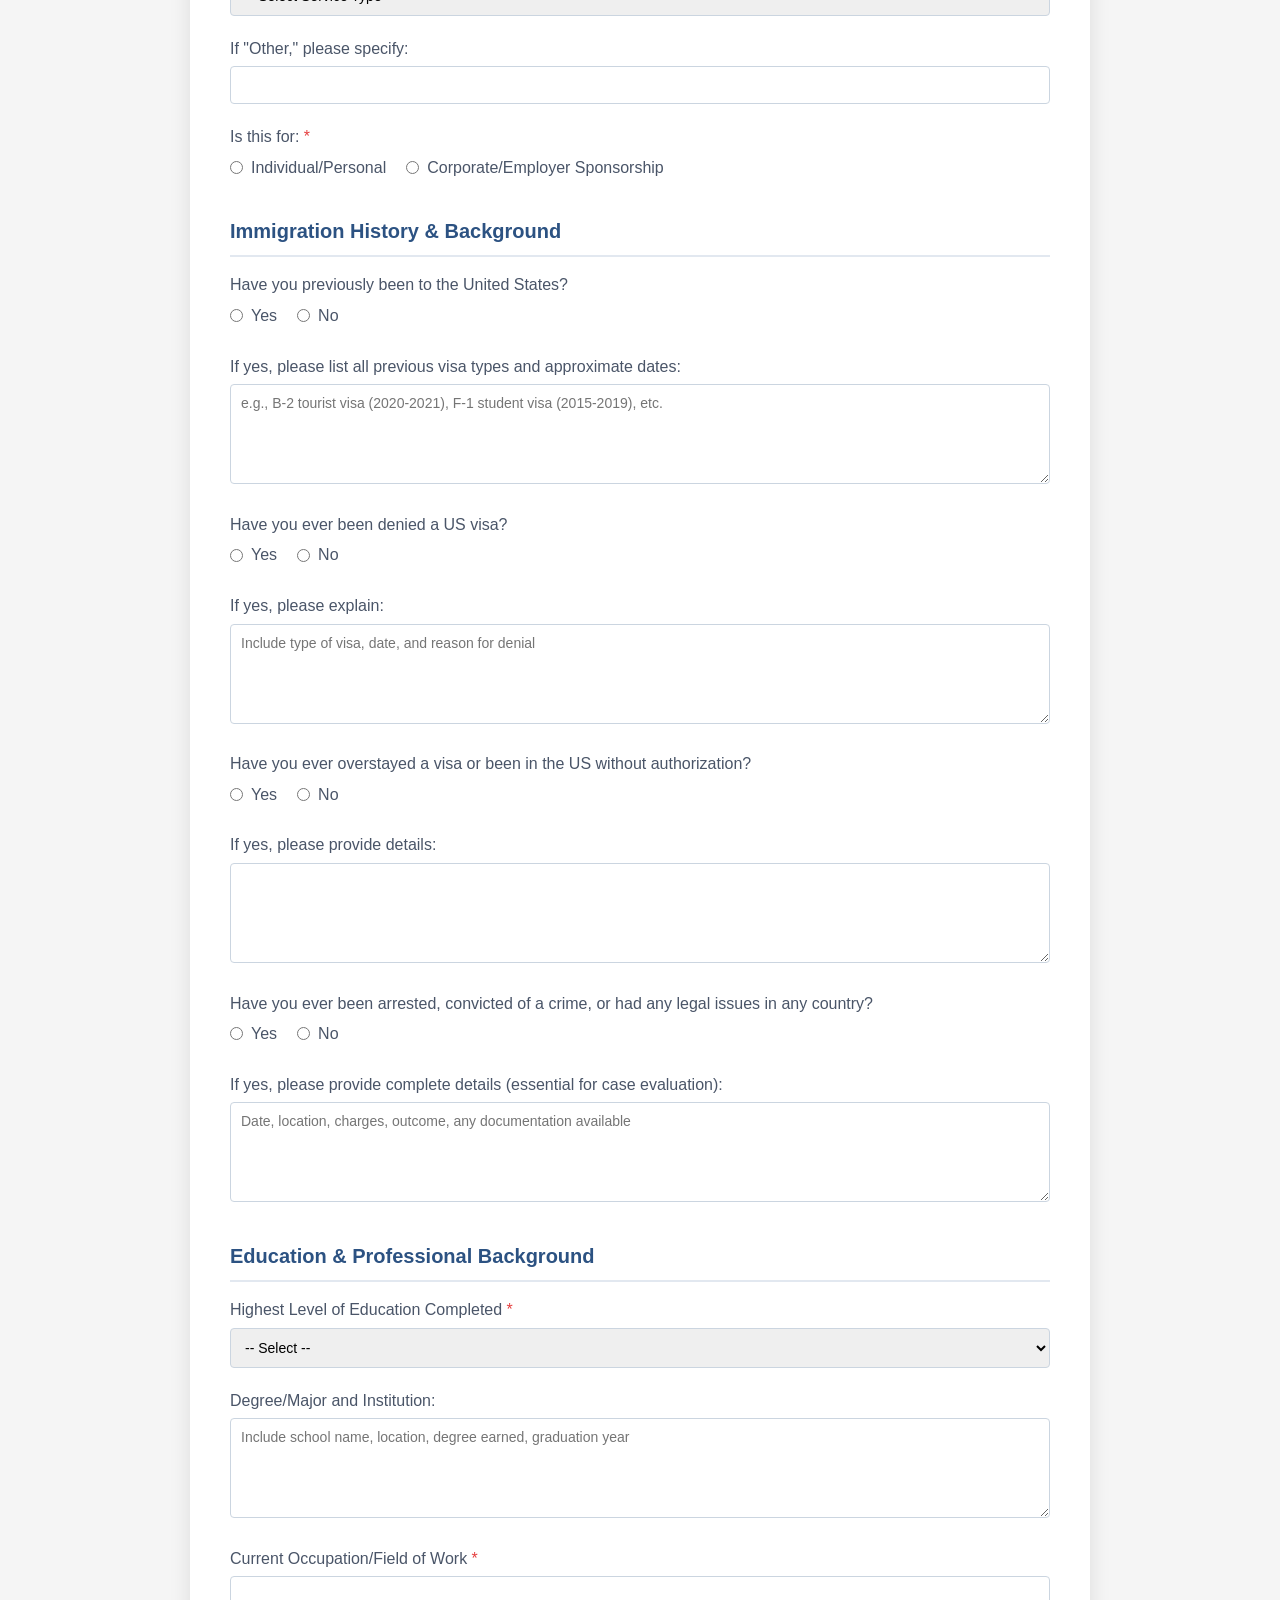
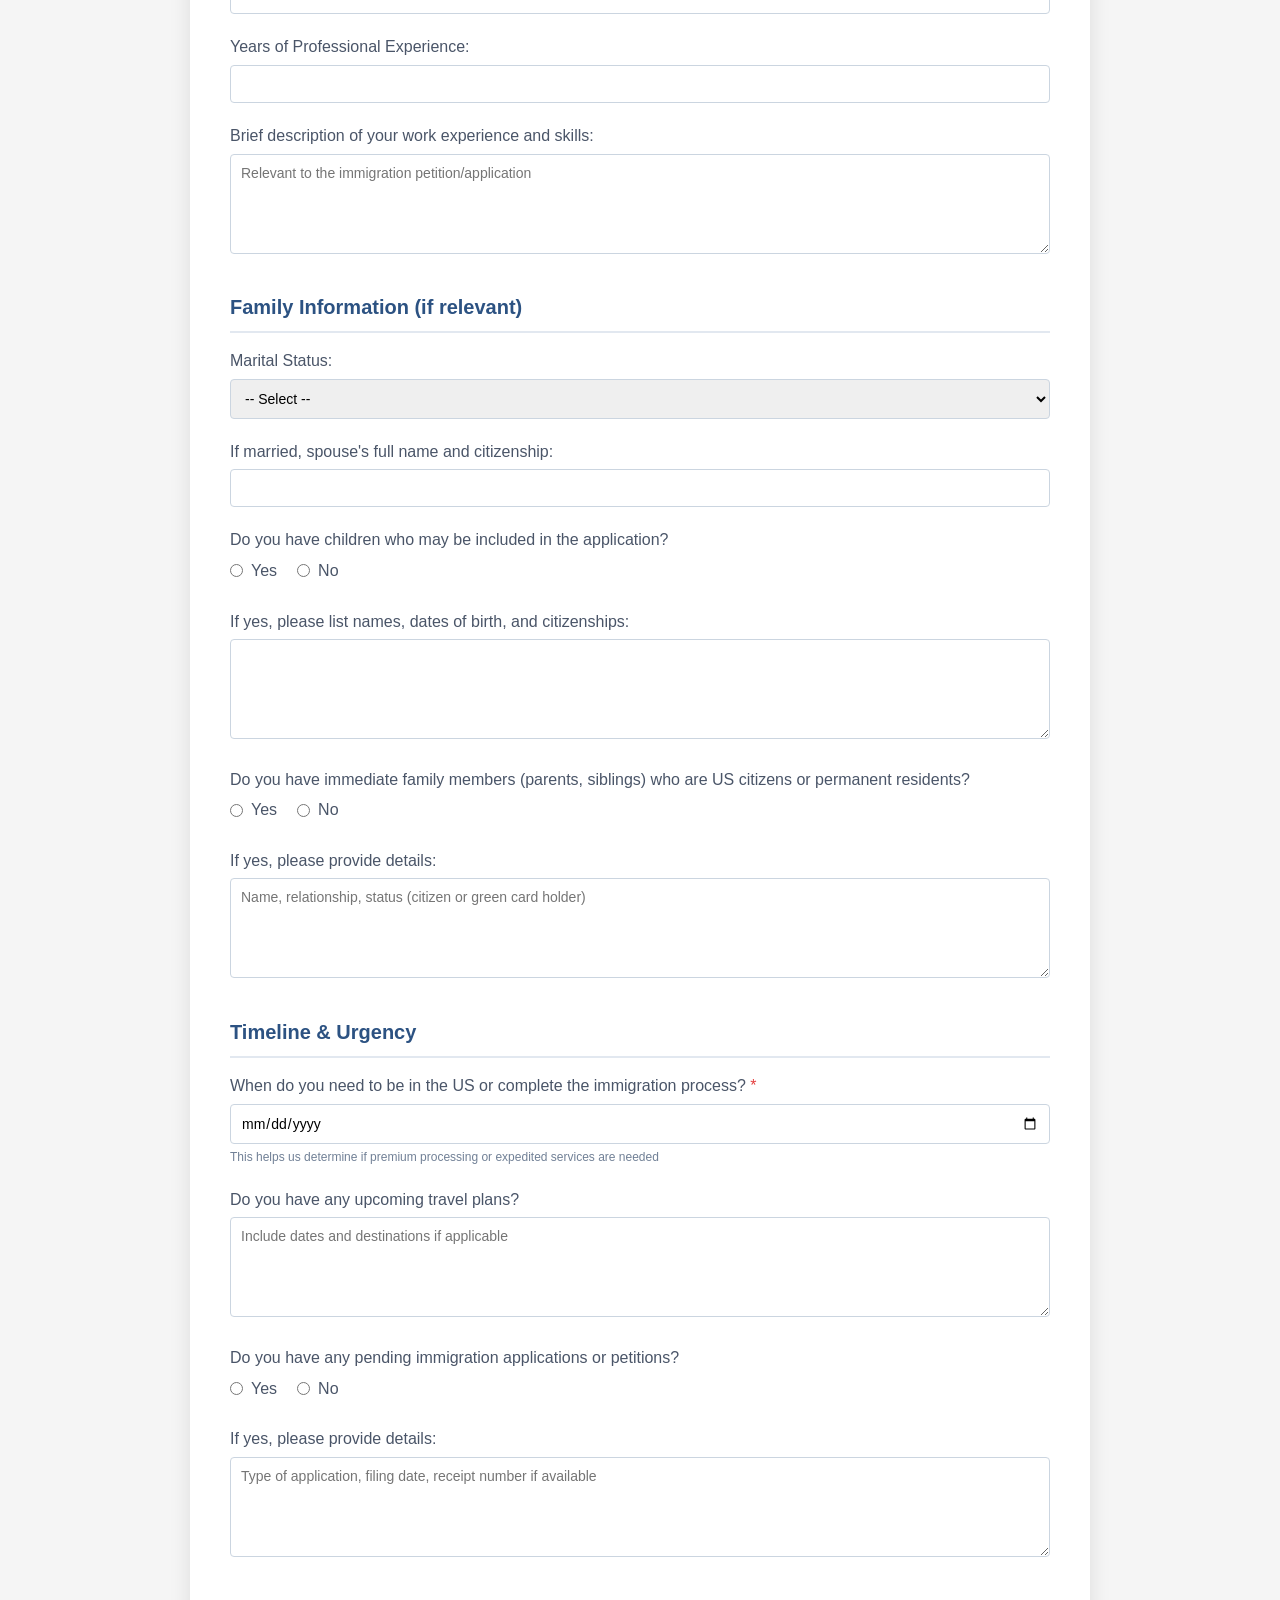
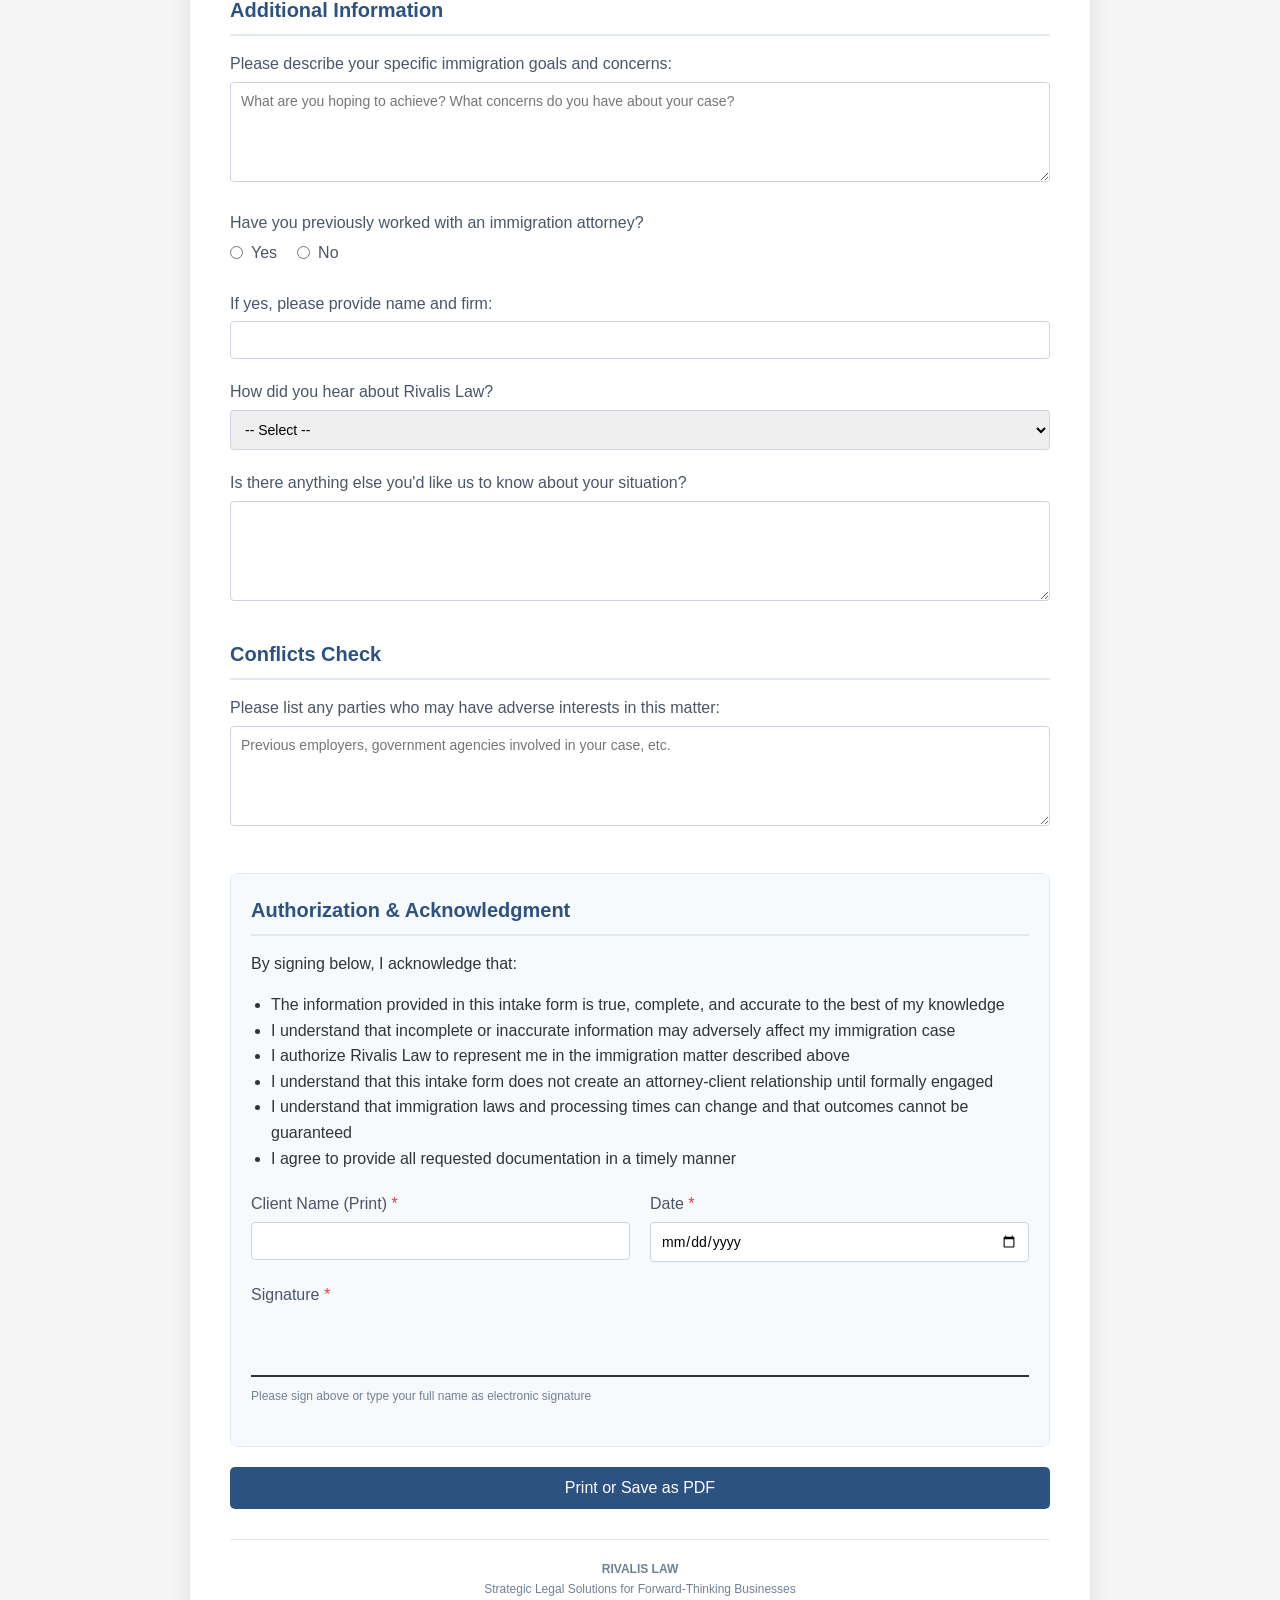
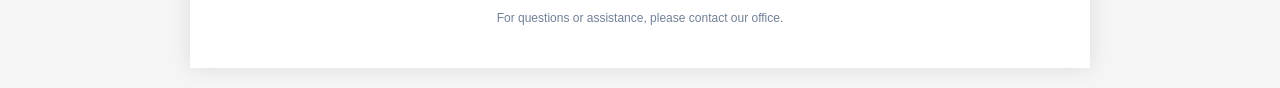
<file: immigration_intake2.html>
<!DOCTYPE html>
<html lang="en">
<head>
    <meta charset="UTF-8">
    <meta name="viewport" content="width=device-width, initial-scale=1.0">
    <title>Immigration Law Intake Form - Rivalis Law</title>
    <style>
        * {
            margin: 0;
            padding: 0;
            box-sizing: border-box;
        }
        
        body {
            font-family: 'Segoe UI', Tahoma, Geneva, Verdana, sans-serif;
            line-height: 1.6;
            color: #333;
            background: #f5f5f5;
            padding: 20px;
        }
        
        .container {
            max-width: 900px;
            margin: 0 auto;
            background: white;
            padding: 40px;
            box-shadow: 0 0 20px rgba(0,0,0,0.1);
        }
        
        .header {
            text-align: center;
            margin-bottom: 30px;
            padding-bottom: 20px;
            border-bottom: 3px solid #2c5282;
        }
        
        .logo {
            font-size: 32px;
            font-weight: bold;
            color: #2c5282;
            margin-bottom: 5px;
        }
        
        .tagline {
            color: #666;
            font-size: 14px;
            font-style: italic;
        }
        
        .service-badge {
            background: linear-gradient(135deg, #667eea 0%, #764ba2 100%);
            color: white;
            padding: 12px 24px;
            border-radius: 25px;
            display: inline-block;
            margin: 20px 0;
            font-weight: 600;
            font-size: 16px;
        }
        
        .confidential-notice {
            background: #fff3cd;
            border-left: 4px solid #ffc107;
            padding: 15px;
            margin: 20px 0;
            font-size: 13px;
            color: #856404;
        }
        
        .section {
            margin: 30px 0;
        }
        
        .section-title {
            font-size: 20px;
            color: #2c5282;
            margin-bottom: 15px;
            padding-bottom: 8px;
            border-bottom: 2px solid #e2e8f0;
            font-weight: 600;
        }
        
        .form-group {
            margin-bottom: 20px;
        }
        
        label {
            display: block;
            margin-bottom: 5px;
            font-weight: 500;
            color: #4a5568;
        }
        
        input[type="text"],
        input[type="email"],
        input[type="tel"],
        input[type="date"],
        select,
        textarea {
            width: 100%;
            padding: 10px;
            border: 1px solid #cbd5e0;
            border-radius: 4px;
            font-size: 14px;
            font-family: inherit;
        }
        
        textarea {
            min-height: 100px;
            resize: vertical;
        }
        
        .form-row {
            display: grid;
            grid-template-columns: 1fr 1fr;
            gap: 20px;
        }
        
        .checkbox-group {
            margin: 10px 0;
        }
        
        .checkbox-group label {
            display: flex;
            align-items: center;
            font-weight: normal;
            margin-bottom: 8px;
        }
        
        .checkbox-group input[type="checkbox"] {
            width: auto;
            margin-right: 8px;
        }
        
        .radio-group {
            display: flex;
            gap: 20px;
            flex-wrap: wrap;
        }
        
        .radio-group label {
            display: flex;
            align-items: center;
            font-weight: normal;
        }
        
        .radio-group input[type="radio"] {
            width: auto;
            margin-right: 8px;
        }
        
        .signature-section {
            margin-top: 40px;
            padding: 20px;
            background: #f7fafc;
            border: 1px solid #e2e8f0;
            border-radius: 8px;
        }
        
        .signature-line {
            border-bottom: 2px solid #333;
            margin: 20px 0 10px 0;
            min-height: 50px;
        }
        
        .print-button {
            background: #2c5282;
            color: white;
            padding: 12px 30px;
            border: none;
            border-radius: 5px;
            font-size: 16px;
            cursor: pointer;
            margin-top: 20px;
            display: block;
            width: 100%;
        }
        
        .print-button:hover {
            background: #1e3a5f;
        }
        
        @media print {
            body {
                background: white;
                padding: 0;
            }
            
            .container {
                box-shadow: none;
                padding: 20px;
            }
            
            .print-button {
                display: none;
            }
        }
        
        .required {
            color: #e53e3e;
        }
        
        .help-text {
            font-size: 12px;
            color: #718096;
            margin-top: 4px;
        }
    </style>
</head>
<body>
    <div class="container">
        <div class="header">
            <div class="logo">RIVALIS LAW</div>
            <div class="tagline">Strategic Legal Solutions for Forward-Thinking Businesses</div>
            <div class="service-badge">🌍 Immigration Law Services</div>
        </div>
        
        <div class="confidential-notice">
            <strong>⚠️ CONFIDENTIAL ATTORNEY-CLIENT COMMUNICATION</strong><br>
            This intake form is protected by attorney-client privilege. Information provided will be kept strictly confidential and used solely for legal representation purposes.
        </div>
        
        <div class="section">
            <div class="section-title">Client Information</div>
            
            <div class="form-row">
                <div class="form-group">
                    <label>Full Legal Name <span class="required">*</span></label>
                    <input type="text" required>
                </div>
                <div class="form-group">
                    <label>Date of Birth <span class="required">*</span></label>
                    <input type="date" required>
                </div>
            </div>
            
            <div class="form-row">
                <div class="form-group">
                    <label>Country of Birth <span class="required">*</span></label>
                    <input type="text" required>
                </div>
                <div class="form-group">
                    <label>Current Citizenship(s) <span class="required">*</span></label>
                    <input type="text" required>
                </div>
            </div>
            
            <div class="form-row">
                <div class="form-group">
                    <label>Email Address <span class="required">*</span></label>
                    <input type="email" required>
                </div>
                <div class="form-group">
                    <label>Phone Number <span class="required">*</span></label>
                    <input type="tel" required>
                </div>
            </div>
            
            <div class="form-group">
                <label>Current Physical Address <span class="required">*</span></label>
                <input type="text" placeholder="Street Address">
                <div style="margin-top: 10px; display: grid; grid-template-columns: 2fr 1fr 1fr; gap: 10px;">
                    <input type="text" placeholder="City">
                    <input type="text" placeholder="State/Province">
                    <input type="text" placeholder="Postal Code">
                </div>
            </div>
            
            <div class="form-group">
                <label>Are you currently in the United States? <span class="required">*</span></label>
                <div class="radio-group">
                    <label><input type="radio" name="inUS" value="yes"> Yes</label>
                    <label><input type="radio" name="inUS" value="no"> No</label>
                </div>
            </div>
            
            <div class="form-group">
                <label>If yes, what is your current immigration status?</label>
                <input type="text" placeholder="e.g., B-1/B-2 visitor, F-1 student, H-1B, L-1, etc.">
            </div>
        </div>
        
        <div class="section">
            <div class="section-title">Company/Employer Information (if applicable)</div>
            
            <div class="form-group">
                <label>Company/Organization Name</label>
                <input type="text">
            </div>
            
            <div class="form-row">
                <div class="form-group">
                    <label>Job Title/Position</label>
                    <input type="text">
                </div>
                <div class="form-group">
                    <label>Start Date (or Proposed)</label>
                    <input type="date">
                </div>
            </div>
            
            <div class="form-group">
                <label>Company Contact Person</label>
                <input type="text" placeholder="Name and title of HR/sponsoring individual">
            </div>
            
            <div class="form-row">
                <div class="form-group">
                    <label>Contact Email</label>
                    <input type="email">
                </div>
                <div class="form-group">
                    <label>Contact Phone</label>
                    <input type="tel">
                </div>
            </div>
        </div>
        
        <div class="section">
            <div class="section-title">Immigration Service Needed</div>
            
            <div class="form-group">
                <label>What type of immigration service do you need? <span class="required">*</span></label>
                <select required>
                    <option value="">-- Select Service Type --</option>
                    <option value="h1b">H-1B Work Visa (Specialty Occupation)</option>
                    <option value="l1">L-1 Intracompany Transfer</option>
                    <option value="o1">O-1 Extraordinary Ability</option>
                    <option value="eb1">EB-1 Green Card (Priority Workers)</option>
                    <option value="eb2">EB-2 Green Card (Advanced Degree/Exceptional Ability)</option>
                    <option value="eb3">EB-3 Green Card (Skilled Workers)</option>
                    <option value="perm">PERM Labor Certification</option>
                    <option value="tn">TN NAFTA Professional</option>
                    <option value="e2">E-2 Treaty Investor</option>
                    <option value="greencard">Green Card (Permanent Residence)</option>
                    <option value="citizenship">Naturalization/Citizenship</option>
                    <option value="family">Family-Based Immigration</option>
                    <option value="removal">Removal/Deportation Defense</option>
                    <option value="asylum">Asylum/Refugee Status</option>
                    <option value="compliance">Corporate Immigration Compliance (I-9, E-Verify)</option>
                    <option value="consultation">General Immigration Consultation</option>
                    <option value="other">Other (please specify)</option>
                </select>
            </div>
            
            <div class="form-group">
                <label>If "Other," please specify:</label>
                <input type="text">
            </div>
            
            <div class="form-group">
                <label>Is this for: <span class="required">*</span></label>
                <div class="radio-group">
                    <label><input type="radio" name="clientType" value="individual"> Individual/Personal</label>
                    <label><input type="radio" name="clientType" value="corporate"> Corporate/Employer Sponsorship</label>
                </div>
            </div>
        </div>
        
        <div class="section">
            <div class="section-title">Immigration History & Background</div>
            
            <div class="form-group">
                <label>Have you previously been to the United States?</label>
                <div class="radio-group">
                    <label><input type="radio" name="previousUS" value="yes"> Yes</label>
                    <label><input type="radio" name="previousUS" value="no"> No</label>
                </div>
            </div>
            
            <div class="form-group">
                <label>If yes, please list all previous visa types and approximate dates:</label>
                <textarea placeholder="e.g., B-2 tourist visa (2020-2021), F-1 student visa (2015-2019), etc."></textarea>
            </div>
            
            <div class="form-group">
                <label>Have you ever been denied a US visa?</label>
                <div class="radio-group">
                    <label><input type="radio" name="visaDenied" value="yes"> Yes</label>
                    <label><input type="radio" name="visaDenied" value="no"> No</label>
                </div>
            </div>
            
            <div class="form-group">
                <label>If yes, please explain:</label>
                <textarea placeholder="Include type of visa, date, and reason for denial"></textarea>
            </div>
            
            <div class="form-group">
                <label>Have you ever overstayed a visa or been in the US without authorization?</label>
                <div class="radio-group">
                    <label><input type="radio" name="overstay" value="yes"> Yes</label>
                    <label><input type="radio" name="overstay" value="no"> No</label>
                </div>
            </div>
            
            <div class="form-group">
                <label>If yes, please provide details:</label>
                <textarea></textarea>
            </div>
            
            <div class="form-group">
                <label>Have you ever been arrested, convicted of a crime, or had any legal issues in any country?</label>
                <div class="radio-group">
                    <label><input type="radio" name="criminalHistory" value="yes"> Yes</label>
                    <label><input type="radio" name="criminalHistory" value="no"> No</label>
                </div>
            </div>
            
            <div class="form-group">
                <label>If yes, please provide complete details (essential for case evaluation):</label>
                <textarea placeholder="Date, location, charges, outcome, any documentation available"></textarea>
            </div>
        </div>
        
        <div class="section">
            <div class="section-title">Education & Professional Background</div>
            
            <div class="form-group">
                <label>Highest Level of Education Completed <span class="required">*</span></label>
                <select required>
                    <option value="">-- Select --</option>
                    <option value="highschool">High School</option>
                    <option value="associates">Associate's Degree</option>
                    <option value="bachelors">Bachelor's Degree</option>
                    <option value="masters">Master's Degree</option>
                    <option value="doctorate">Doctorate/PhD</option>
                    <option value="professional">Professional Degree (JD, MD, etc.)</option>
                </select>
            </div>
            
            <div class="form-group">
                <label>Degree/Major and Institution:</label>
                <textarea placeholder="Include school name, location, degree earned, graduation year"></textarea>
            </div>
            
            <div class="form-group">
                <label>Current Occupation/Field of Work <span class="required">*</span></label>
                <input type="text" required>
            </div>
            
            <div class="form-group">
                <label>Years of Professional Experience:</label>
                <input type="text">
            </div>
            
            <div class="form-group">
                <label>Brief description of your work experience and skills:</label>
                <textarea placeholder="Relevant to the immigration petition/application"></textarea>
            </div>
        </div>
        
        <div class="section">
            <div class="section-title">Family Information (if relevant)</div>
            
            <div class="form-group">
                <label>Marital Status:</label>
                <select>
                    <option value="">-- Select --</option>
                    <option value="single">Single</option>
                    <option value="married">Married</option>
                    <option value="divorced">Divorced</option>
                    <option value="widowed">Widowed</option>
                    <option value="separated">Separated</option>
                </select>
            </div>
            
            <div class="form-group">
                <label>If married, spouse's full name and citizenship:</label>
                <input type="text">
            </div>
            
            <div class="form-group">
                <label>Do you have children who may be included in the application?</label>
                <div class="radio-group">
                    <label><input type="radio" name="children" value="yes"> Yes</label>
                    <label><input type="radio" name="children" value="no"> No</label>
                </div>
            </div>
            
            <div class="form-group">
                <label>If yes, please list names, dates of birth, and citizenships:</label>
                <textarea></textarea>
            </div>
            
            <div class="form-group">
                <label>Do you have immediate family members (parents, siblings) who are US citizens or permanent residents?</label>
                <div class="radio-group">
                    <label><input type="radio" name="usfamily" value="yes"> Yes</label>
                    <label><input type="radio" name="usfamily" value="no"> No</label>
                </div>
            </div>
            
            <div class="form-group">
                <label>If yes, please provide details:</label>
                <textarea placeholder="Name, relationship, status (citizen or green card holder)"></textarea>
            </div>
        </div>
        
        <div class="section">
            <div class="section-title">Timeline & Urgency</div>
            
            <div class="form-group">
                <label>When do you need to be in the US or complete the immigration process? <span class="required">*</span></label>
                <input type="date" required>
                <div class="help-text">This helps us determine if premium processing or expedited services are needed</div>
            </div>
            
            <div class="form-group">
                <label>Do you have any upcoming travel plans?</label>
                <textarea placeholder="Include dates and destinations if applicable"></textarea>
            </div>
            
            <div class="form-group">
                <label>Do you have any pending immigration applications or petitions?</label>
                <div class="radio-group">
                    <label><input type="radio" name="pendingApp" value="yes"> Yes</label>
                    <label><input type="radio" name="pendingApp" value="no"> No</label>
                </div>
            </div>
            
            <div class="form-group">
                <label>If yes, please provide details:</label>
                <textarea placeholder="Type of application, filing date, receipt number if available"></textarea>
            </div>
        </div>
        
        <div class="section">
            <div class="section-title">Additional Information</div>
            
            <div class="form-group">
                <label>Please describe your specific immigration goals and concerns:</label>
                <textarea placeholder="What are you hoping to achieve? What concerns do you have about your case?"></textarea>
            </div>
            
            <div class="form-group">
                <label>Have you previously worked with an immigration attorney?</label>
                <div class="radio-group">
                    <label><input type="radio" name="previousAttorney" value="yes"> Yes</label>
                    <label><input type="radio" name="previousAttorney" value="no"> No</label>
                </div>
            </div>
            
            <div class="form-group">
                <label>If yes, please provide name and firm:</label>
                <input type="text">
            </div>
            
            <div class="form-group">
                <label>How did you hear about Rivalis Law?</label>
                <select>
                    <option value="">-- Select --</option>
                    <option value="referral">Client Referral</option>
                    <option value="website">Website/Online Search</option>
                    <option value="linkedin">LinkedIn</option>
                    <option value="legal_directory">Legal Directory</option>
                    <option value="event">Event/Conference</option>
                    <option value="advertisement">Advertisement</option>
                    <option value="other">Other</option>
                </select>
            </div>
            
            <div class="form-group">
                <label>Is there anything else you'd like us to know about your situation?</label>
                <textarea></textarea>
            </div>
        </div>
        
        <div class="section">
            <div class="section-title">Conflicts Check</div>
            
            <div class="form-group">
                <label>Please list any parties who may have adverse interests in this matter:</label>
                <textarea placeholder="Previous employers, government agencies involved in your case, etc."></textarea>
            </div>
        </div>
        
        <div class="signature-section">
            <div class="section-title">Authorization & Acknowledgment</div>
            
            <p style="margin-bottom: 15px;">
                By signing below, I acknowledge that:
            </p>
            
            <ul style="margin-left: 20px; margin-bottom: 20px;">
                <li>The information provided in this intake form is true, complete, and accurate to the best of my knowledge</li>
                <li>I understand that incomplete or inaccurate information may adversely affect my immigration case</li>
                <li>I authorize Rivalis Law to represent me in the immigration matter described above</li>
                <li>I understand that this intake form does not create an attorney-client relationship until formally engaged</li>
                <li>I understand that immigration laws and processing times can change and that outcomes cannot be guaranteed</li>
                <li>I agree to provide all requested documentation in a timely manner</li>
            </ul>
            
            <div class="form-row">
                <div class="form-group">
                    <label>Client Name (Print) <span class="required">*</span></label>
                    <input type="text" required>
                </div>
                <div class="form-group">
                    <label>Date <span class="required">*</span></label>
                    <input type="date" required>
                </div>
            </div>
            
            <div class="form-group">
                <label>Signature <span class="required">*</span></label>
                <div class="signature-line"></div>
                <div class="help-text">Please sign above or type your full name as electronic signature</div>
            </div>
        </div>
        
        <button class="print-button" onclick="window.print()">Print or Save as PDF</button>
        
        <div style="text-align: center; margin-top: 30px; padding-top: 20px; border-top: 1px solid #e2e8f0; color: #718096; font-size: 12px;">
            <p><strong>RIVALIS LAW</strong></p>
            <p>Strategic Legal Solutions for Forward-Thinking Businesses</p>
            <p style="margin-top: 10px;">For questions or assistance, please contact our office.</p>
        </div>
    </div>
</body>
</html>
</file>
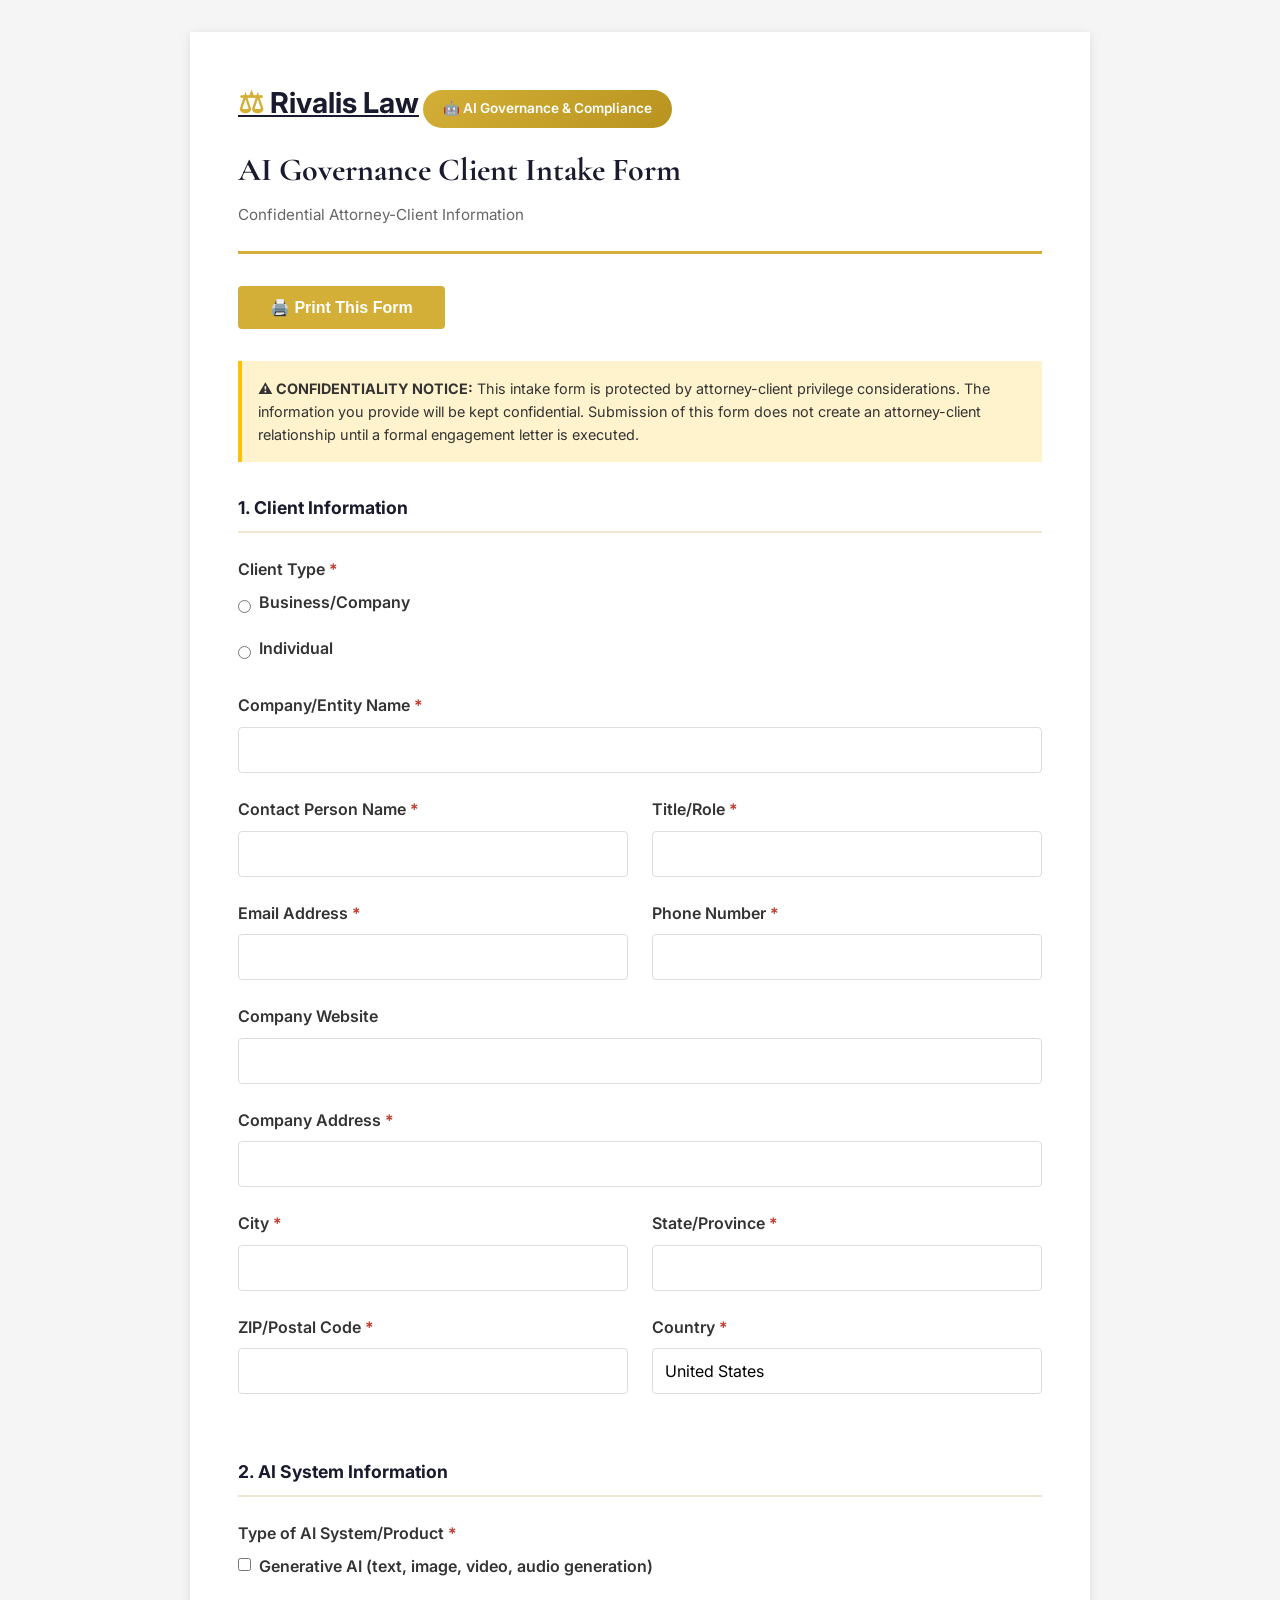
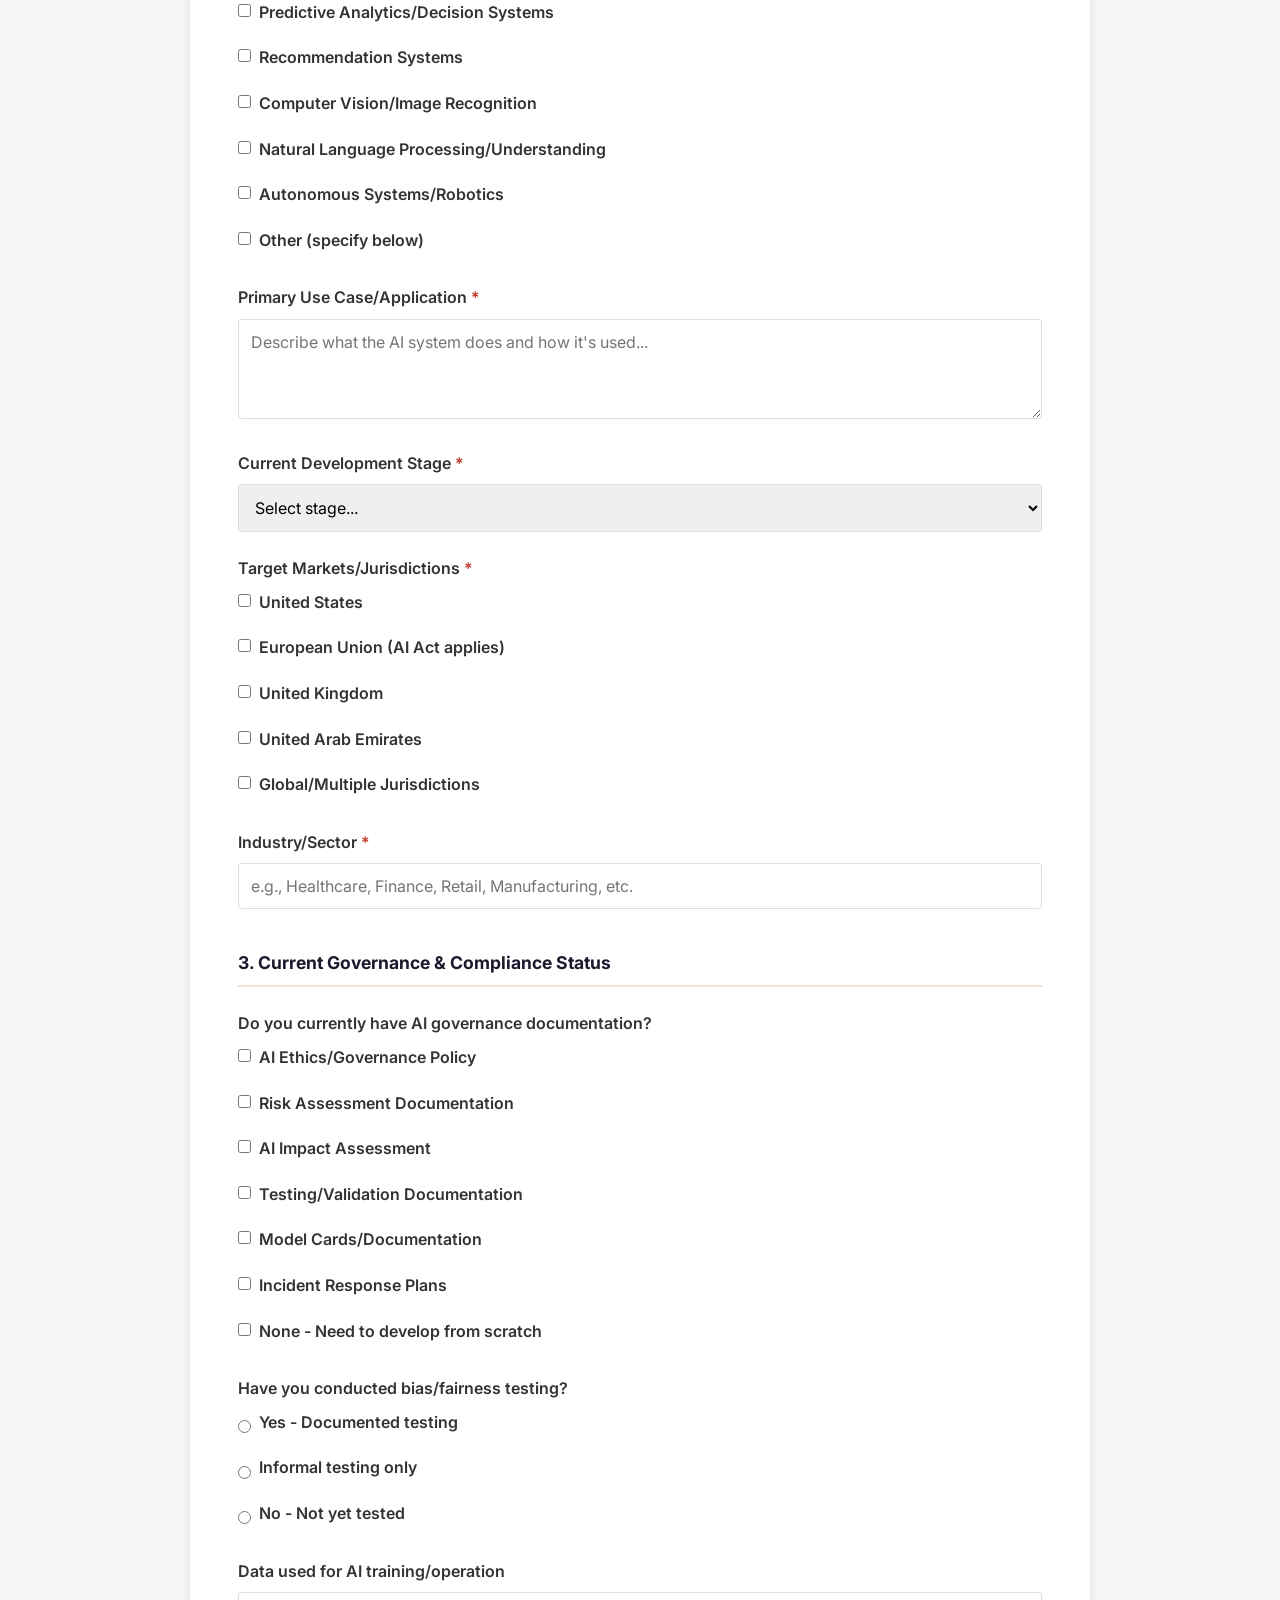
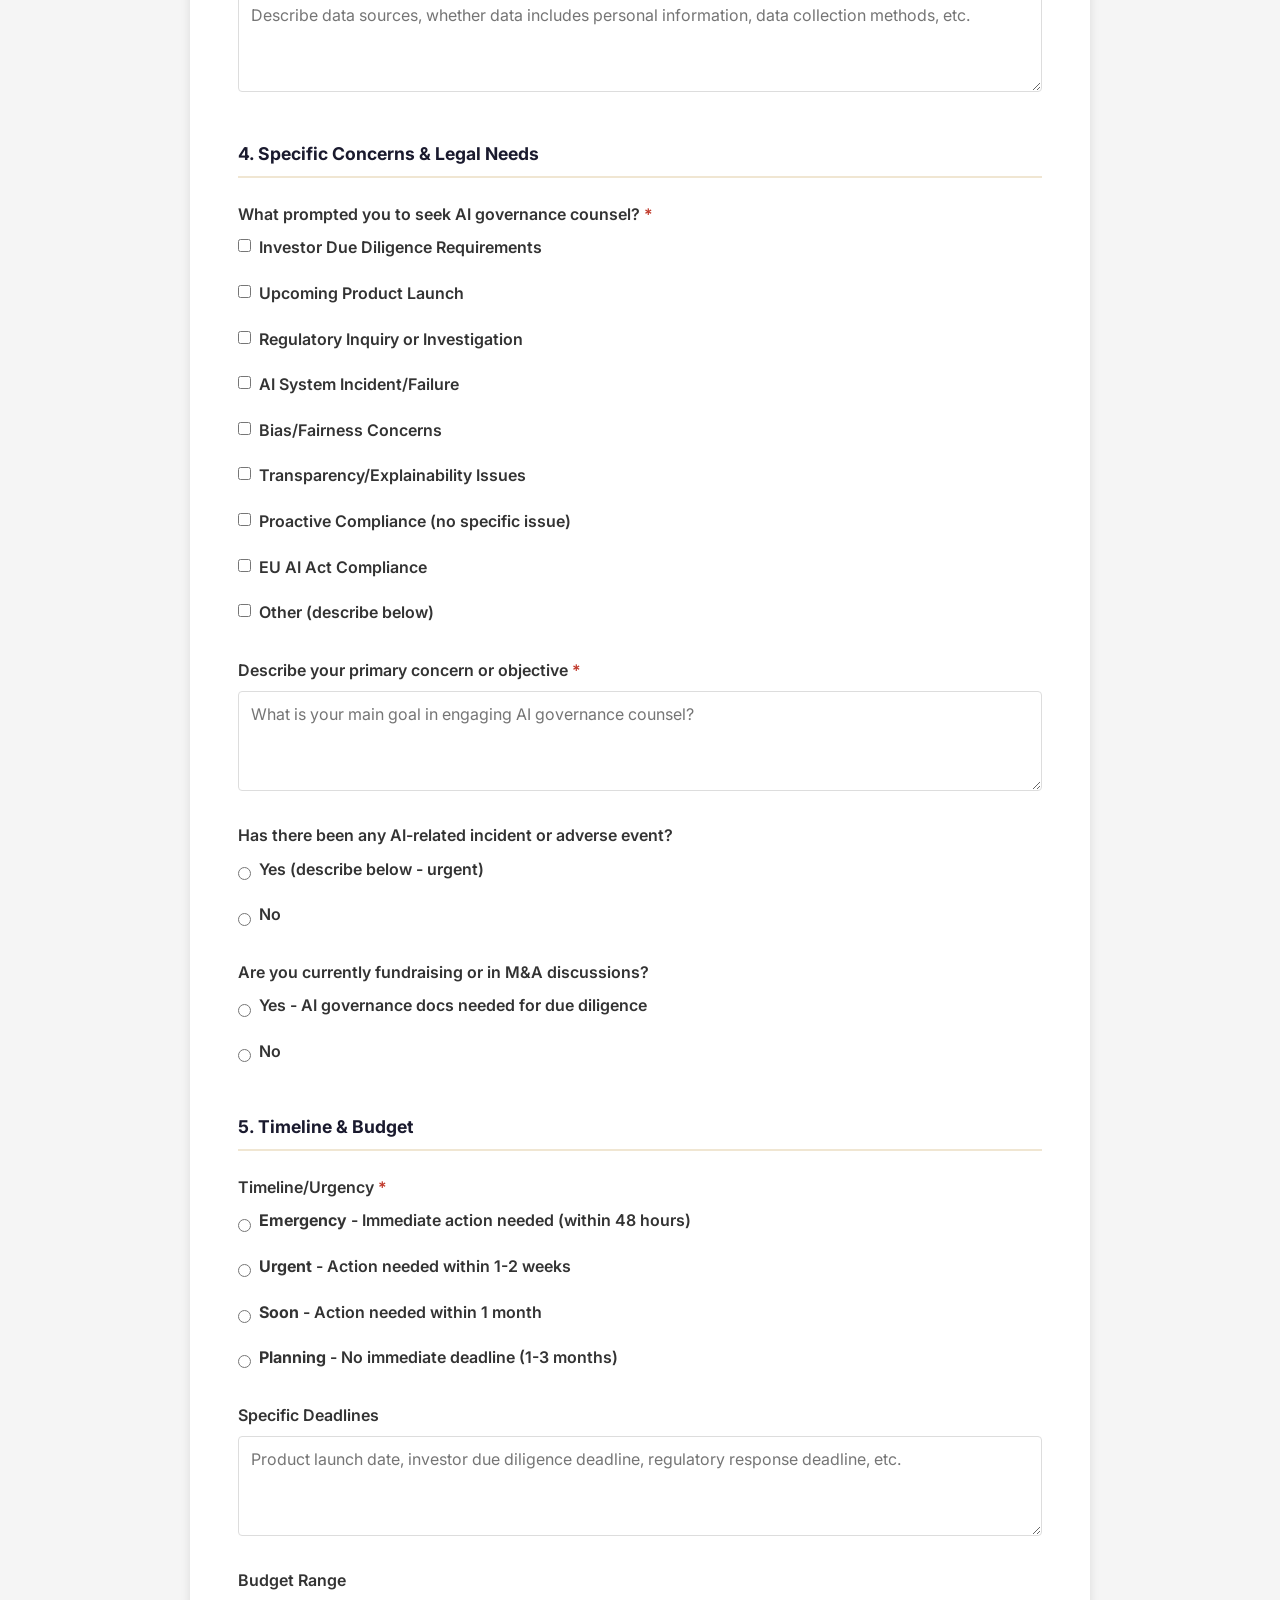
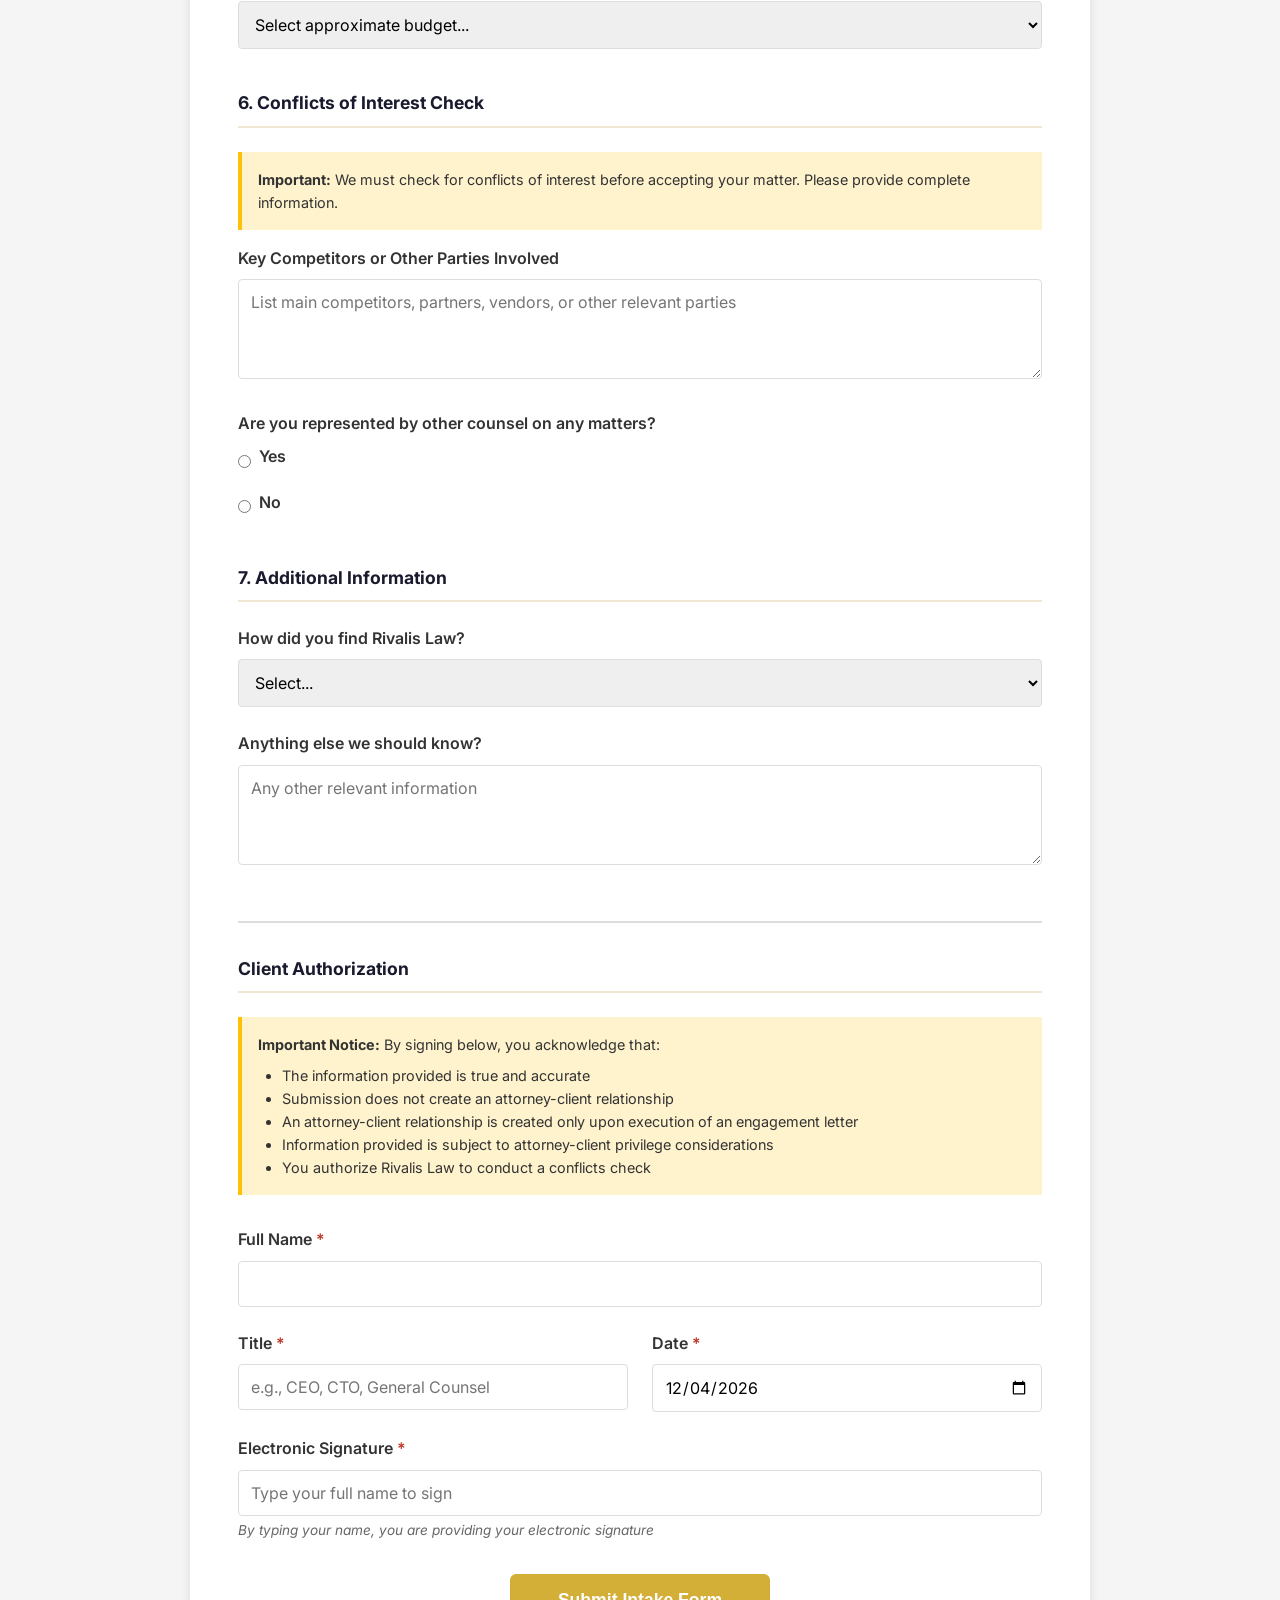
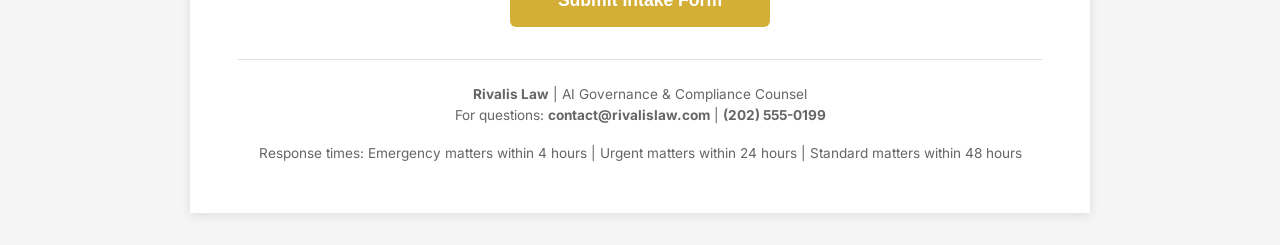
<file: intake-ai-governance.html>
<!DOCTYPE html>
<html lang="en">
<head>
    <meta charset="UTF-8">
    <meta name="viewport" content="width=device-width, initial-scale=1.0">
    <title>AI Governance & Compliance - Client Intake Form | Rivalis Law</title>
    <link href="https://fonts.googleapis.com/css2?family=Inter:wght@400;500;600;700&family=Cormorant+Garamond:wght@600;700&display=swap" rel="stylesheet">
    <style>
        * {
            margin: 0;
            padding: 0;
            box-sizing: border-box;
        }

        body {
            font-family: 'Inter', sans-serif;
            line-height: 1.6;
            color: #333;
            background: #f5f5f5;
            padding: 2rem;
        }

       .container {
            max-width: 900px;
            margin: 0 auto;
            background: white;
            padding: 3rem;
            box-shadow: 0 2px 10px rgba(0,0,0,0.1);
        }

        .form-header {
            border-bottom: 3px solid #d4af37;
            padding-bottom: 1.5rem;
            margin-bottom: 2rem;
        }

        .logo {
            font-size: 1.8rem;
            font-weight: 700;
            color: #1a1a2e;
            margin-bottom: 0.5rem;
        }

        .logo::before {
            content: '⚖ ';
            color: #d4af37;
        }

        .service-badge {
            display: inline-block;
            background: linear-gradient(135deg, #d4af37 0%, #b8941f 100%);
            color: white;
            padding: 0.5rem 1.25rem;
            border-radius: 50px;
            font-size: 0.85rem;
            font-weight: 600;
            margin-bottom: 1rem;
        }

        .form-title {
            font-family: 'Cormorant Garamond', serif;
            font-size: 2rem;
            font-weight: 700;
            color: #1a1a2e;
            margin-bottom: 0.5rem;
        }

        .form-subtitle {
            color: #666;
            font-size: 0.95rem;
        }

        .confidential-notice {
            background: #fff3cd;
            border-left: 4px solid #ffc107;
            padding: 1rem;
            margin-bottom: 2rem;
            font-size: 0.9rem;
        }

        .section {
            margin-bottom: 2.5rem;
            page-break-inside: avoid;
        }

        .section-title {
            font-size: 1.1rem;
            font-weight: 700;
            color: #1a1a2e;
            margin-bottom: 1.5rem;
            padding-bottom: 0.5rem;
            border-bottom: 2px solid #f0e6d2;
        }

        .form-group {
            margin-bottom: 1.5rem;
        }

        label {
            display: block;
            font-weight: 600;
            margin-bottom: 0.5rem;
            color: #333;
        }

        .required {
            color: #c0392b;
        }

        input[type="text"],
        input[type="email"],
        input[type="tel"],
        input[type="date"],
        textarea,
        select {
            width: 100%;
            padding: 0.75rem;
            border: 1px solid #ddd;
            border-radius: 4px;
            font-size: 1rem;
            font-family: 'Inter', sans-serif;
        }

        textarea {
            min-height: 100px;
            resize: vertical;
        }

        .form-row {
            display: grid;
            grid-template-columns: 1fr 1fr;
            gap: 1.5rem;
        }

        .checkbox-group {
            display: flex;
            flex-direction: column;
            gap: 0.75rem;
        }

        .checkbox-item {
            display: flex;
            align-items: start;
            gap: 0.5rem;
        }

        .checkbox-item input[type="checkbox"] {
            margin-top: 0.25rem;
            width: auto;
        }

        .radio-group {
            display: flex;
            flex-direction: column;
            gap: 0.75rem;
        }

        .radio-item {
            display: flex;
            align-items: center;
            gap: 0.5rem;
        }

        .radio-item input[type="radio"] {
            width: auto;
        }

        .help-text {
            font-size: 0.85rem;
            color: #666;
            margin-top: 0.25rem;
            font-style: italic;
        }

        .warning-box {
            background: #fff3cd;
            border-left: 4px solid #ffc107;
            padding: 1rem;
            margin: 1rem 0;
            font-size: 0.9rem;
        }

        .info-box {
            background: #d1ecf1;
            border-left: 4px solid #17a2b8;
            padding: 1rem;
            margin: 1rem 0;
            font-size: 0.9rem;
        }

        .signature-section {
            margin-top: 3rem;
            padding-top: 2rem;
            border-top: 2px solid #ddd;
        }

        .footer-note {
            margin-top: 2rem;
            padding-top: 1.5rem;
            border-top: 1px solid #ddd;
            font-size: 0.85rem;
            color: #666;
            text-align: center;
        }

        .print-button {
            background: #d4af37;
            color: white;
            padding: 0.75rem 2rem;
            border: none;
            border-radius: 4px;
            font-size: 1rem;
            font-weight: 600;
            cursor: pointer;
            margin-bottom: 2rem;
        }

        .print-button:hover {
            background: #b8941f;
        }

        @media print {
            body {
                background: white;
                padding: 0;
            }
            .container {
                box-shadow: none;
                padding: 1rem;
            }
            .print-button {
                display: none;
            }
        }

        @media (max-width: 768px) {
            .form-row {
                grid-template-columns: 1fr;
            }
            body {
                padding: 1rem;
            }
            .container {
                padding: 1.5rem;
            }
            a{
                text-decoration: none;
            }
        }
    </style>
</head>
<body>
    <div class="container">

        <div class="form-header">
            <a href="index.html" class="logo">Rivalis Law</a>

            <div class="service-badge">🤖 AI Governance & Compliance</div>
            <h1 class="form-title">AI Governance Client Intake Form</h1>
            <p class="form-subtitle">Confidential Attorney-Client Information</p>
        </div>

        <button onclick="window.print()" class="print-button">🖨️ Print This Form</button>

        <div class="confidential-notice">
            <strong>⚠️ CONFIDENTIALITY NOTICE:</strong> This intake form is protected by attorney-client privilege considerations. The information you provide will be kept confidential. Submission of this form does not create an attorney-client relationship until a formal engagement letter is executed.
        </div>

        <form id="intakeForm">
            <!-- SECTION 1: CLIENT INFORMATION -->
            <div class="section">
                <h2 class="section-title">1. Client Information</h2>
                
                <div class="form-group">
                    <label>Client Type <span class="required">*</span></label>
                    <div class="radio-group">
                        <div class="radio-item">
                            <input type="radio" name="client-type" value="business" id="business" required>
                            <label for="business">Business/Company</label>
                        </div>
                        <div class="radio-item">
                            <input type="radio" name="client-type" value="individual" id="individual">
                            <label for="individual">Individual</label>
                        </div>
                    </div>
                </div>

                <div class="form-group">
                    <label>Company/Entity Name <span class="required">*</span></label>
                    <input type="text" name="company-name" required>
                </div>

                <div class="form-row">
                    <div class="form-group">
                        <label>Contact Person Name <span class="required">*</span></label>
                        <input type="text" name="contact-name" required>
                    </div>
                    <div class="form-group">
                        <label>Title/Role <span class="required">*</span></label>
                        <input type="text" name="title" required>
                    </div>
                </div>

                <div class="form-row">
                    <div class="form-group">
                        <label>Email Address <span class="required">*</span></label>
                        <input type="email" name="email" required>
                    </div>
                    <div class="form-group">
                        <label>Phone Number <span class="required">*</span></label>
                        <input type="tel" name="phone" required>
                    </div>
                </div>

                <div class="form-group">
                    <label>Company Website</label>
                    <input type="text" name="website">
                </div>

                <div class="form-group">
                    <label>Company Address <span class="required">*</span></label>
                    <input type="text" name="address" required>
                </div>

                <div class="form-row">
                    <div class="form-group">
                        <label>City <span class="required">*</span></label>
                        <input type="text" name="city" required>
                    </div>
                    <div class="form-group">
                        <label>State/Province <span class="required">*</span></label>
                        <input type="text" name="state" required>
                    </div>
                </div>

                <div class="form-row">
                    <div class="form-group">
                        <label>ZIP/Postal Code <span class="required">*</span></label>
                        <input type="text" name="zip" required>
                    </div>
                    <div class="form-group">
                        <label>Country <span class="required">*</span></label>
                        <input type="text" name="country" value="United States" required>
                    </div>
                </div>
            </div>

            <!-- SECTION 2: AI SYSTEM INFORMATION -->
            <div class="section">
                <h2 class="section-title">2. AI System Information</h2>
                
                <div class="form-group">
                    <label>Type of AI System/Product <span class="required">*</span></label>
                    <div class="checkbox-group">
                        <div class="checkbox-item">
                            <input type="checkbox" name="ai-type" value="generative-ai" id="gen-ai">
                            <label for="gen-ai">Generative AI (text, image, video, audio generation)</label>
                        </div>
                        <div class="checkbox-item">
                            <input type="checkbox" name="ai-type" value="predictive" id="predictive">
                            <label for="predictive">Predictive Analytics/Decision Systems</label>
                        </div>
                        <div class="checkbox-item">
                            <input type="checkbox" name="ai-type" value="recommendation" id="recommendation">
                            <label for="recommendation">Recommendation Systems</label>
                        </div>
                        <div class="checkbox-item">
                            <input type="checkbox" name="ai-type" value="computer-vision" id="vision">
                            <label for="vision">Computer Vision/Image Recognition</label>
                        </div>
                        <div class="checkbox-item">
                            <input type="checkbox" name="ai-type" value="nlp" id="nlp">
                            <label for="nlp">Natural Language Processing/Understanding</label>
                        </div>
                        <div class="checkbox-item">
                            <input type="checkbox" name="ai-type" value="autonomous" id="autonomous">
                            <label for="autonomous">Autonomous Systems/Robotics</label>
                        </div>
                        <div class="checkbox-item">
                            <input type="checkbox" name="ai-type" value="other" id="ai-other">
                            <label for="ai-other">Other (specify below)</label>
                        </div>
                    </div>
                </div>

                <div class="form-group">
                    <label>Primary Use Case/Application <span class="required">*</span></label>
                    <textarea name="ai-use-case" required placeholder="Describe what the AI system does and how it's used..."></textarea>
                </div>

                <div class="form-group">
                    <label>Current Development Stage <span class="required">*</span></label>
                    <select name="ai-stage" required>
                        <option value="">Select stage...</option>
                        <option value="concept">Concept/Planning Phase</option>
                        <option value="development">In Development</option>
                        <option value="testing">Testing/Beta Phase</option>
                        <option value="deployed">Deployed/Live in Production</option>
                        <option value="scaling">Scaling/Growing User Base</option>
                    </select>
                </div>

                <div class="form-group">
                    <label>Target Markets/Jurisdictions <span class="required">*</span></label>
                    <div class="checkbox-group">
                        <div class="checkbox-item">
                            <input type="checkbox" name="jurisdiction" value="usa" id="usa">
                            <label for="usa">United States</label>
                        </div>
                        <div class="checkbox-item">
                            <input type="checkbox" name="jurisdiction" value="eu" id="eu">
                            <label for="eu">European Union (AI Act applies)</label>
                        </div>
                        <div class="checkbox-item">
                            <input type="checkbox" name="jurisdiction" value="uk" id="uk">
                            <label for="uk">United Kingdom</label>
                        </div>
                        <div class="checkbox-item">
                            <input type="checkbox" name="jurisdiction" value="uae" id="uae">
                            <label for="uae">United Arab Emirates</label>
                        </div>
                        <div class="checkbox-item">
                            <input type="checkbox" name="jurisdiction" value="global" id="global">
                            <label for="global">Global/Multiple Jurisdictions</label>
                        </div>
                    </div>
                </div>

                <div class="form-group">
                    <label>Industry/Sector <span class="required">*</span></label>
                    <input type="text" name="industry" required placeholder="e.g., Healthcare, Finance, Retail, Manufacturing, etc.">
                </div>
            </div>

            <!-- SECTION 3: GOVERNANCE & COMPLIANCE STATUS -->
            <div class="section">
                <h2 class="section-title">3. Current Governance & Compliance Status</h2>
                
                <div class="form-group">
                    <label>Do you currently have AI governance documentation?</label>
                    <div class="checkbox-group">
                        <div class="checkbox-item">
                            <input type="checkbox" name="current-docs" value="policy" id="policy">
                            <label for="policy">AI Ethics/Governance Policy</label>
                        </div>
                        <div class="checkbox-item">
                            <input type="checkbox" name="current-docs" value="risk-assessment" id="risk">
                            <label for="risk">Risk Assessment Documentation</label>
                        </div>
                        <div class="checkbox-item">
                            <input type="checkbox" name="current-docs" value="impact" id="impact">
                            <label for="impact">AI Impact Assessment</label>
                        </div>
                        <div class="checkbox-item">
                            <input type="checkbox" name="current-docs" value="testing" id="testing">
                            <label for="testing">Testing/Validation Documentation</label>
                        </div>
                        <div class="checkbox-item">
                            <input type="checkbox" name="current-docs" value="model-cards" id="cards">
                            <label for="cards">Model Cards/Documentation</label>
                        </div>
                        <div class="checkbox-item">
                            <input type="checkbox" name="current-docs" value="incident" id="incident">
                            <label for="incident">Incident Response Plans</label>
                        </div>
                        <div class="checkbox-item">
                            <input type="checkbox" name="current-docs" value="none" id="no-docs">
                            <label for="no-docs">None - Need to develop from scratch</label>
                        </div>
                    </div>
                </div>

                <div class="form-group">
                    <label>Have you conducted bias/fairness testing?</label>
                    <div class="radio-group">
                        <div class="radio-item">
                            <input type="radio" name="bias-testing" value="yes" id="bias-yes">
                            <label for="bias-yes">Yes - Documented testing</label>
                        </div>
                        <div class="radio-item">
                            <input type="radio" name="bias-testing" value="informal" id="bias-informal">
                            <label for="bias-informal">Informal testing only</label>
                        </div>
                        <div class="radio-item">
                            <input type="radio" name="bias-testing" value="no" id="bias-no">
                            <label for="bias-no">No - Not yet tested</label>
                        </div>
                    </div>
                </div>

                <div class="form-group">
                    <label>Data used for AI training/operation</label>
                    <textarea name="data-sources" placeholder="Describe data sources, whether data includes personal information, data collection methods, etc."></textarea>
                </div>
            </div>

            <!-- SECTION 4: SPECIFIC CONCERNS/NEEDS -->
            <div class="section">
                <h2 class="section-title">4. Specific Concerns & Legal Needs</h2>
                
                <div class="form-group">
                    <label>What prompted you to seek AI governance counsel? <span class="required">*</span></label>
                    <div class="checkbox-group">
                        <div class="checkbox-item">
                            <input type="checkbox" name="concerns" value="investor-dd" id="investor">
                            <label for="investor">Investor Due Diligence Requirements</label>
                        </div>
                        <div class="checkbox-item">
                            <input type="checkbox" name="concerns" value="product-launch" id="launch">
                            <label for="launch">Upcoming Product Launch</label>
                        </div>
                        <div class="checkbox-item">
                            <input type="checkbox" name="concerns" value="regulatory" id="regulatory">
                            <label for="regulatory">Regulatory Inquiry or Investigation</label>
                        </div>
                        <div class="checkbox-item">
                            <input type="checkbox" name="concerns" value="incident" id="ai-incident">
                            <label for="ai-incident">AI System Incident/Failure</label>
                        </div>
                        <div class="checkbox-item">
                            <input type="checkbox" name="concerns" value="bias-concern" id="bias-concern">
                            <label for="bias-concern">Bias/Fairness Concerns</label>
                        </div>
                        <div class="checkbox-item">
                            <input type="checkbox" name="concerns" value="transparency" id="transparency">
                            <label for="transparency">Transparency/Explainability Issues</label>
                        </div>
                        <div class="checkbox-item">
                            <input type="checkbox" name="concerns" value="compliance" id="compliance">
                            <label for="compliance">Proactive Compliance (no specific issue)</label>
                        </div>
                        <div class="checkbox-item">
                            <input type="checkbox" name="concerns" value="eu-ai-act" id="eu-act">
                            <label for="eu-act">EU AI Act Compliance</label>
                        </div>
                        <div class="checkbox-item">
                            <input type="checkbox" name="concerns" value="other-concern" id="other-concern">
                            <label for="other-concern">Other (describe below)</label>
                        </div>
                    </div>
                </div>

                <div class="form-group">
                    <label>Describe your primary concern or objective <span class="required">*</span></label>
                    <textarea name="primary-concern" required placeholder="What is your main goal in engaging AI governance counsel?"></textarea>
                </div>

                <div class="form-group">
                    <label>Has there been any AI-related incident or adverse event?</label>
                    <div class="radio-group">
                        <div class="radio-item">
                            <input type="radio" name="incident-occurred" value="yes" id="incident-yes">
                            <label for="incident-yes">Yes (describe below - urgent)</label>
                        </div>
                        <div class="radio-item">
                            <input type="radio" name="incident-occurred" value="no" id="incident-no">
                            <label for="incident-no">No</label>
                        </div>
                    </div>
                </div>

                <div class="form-group" id="incident-details" style="display:none;">
                    <label>Incident Details</label>
                    <textarea name="incident-description" placeholder="Describe what happened, when, impact, who knows about it..."></textarea>
                </div>

                <div class="form-group">
                    <label>Are you currently fundraising or in M&A discussions?</label>
                    <div class="radio-group">
                        <div class="radio-item">
                            <input type="radio" name="fundraising" value="yes" id="fund-yes">
                            <label for="fund-yes">Yes - AI governance docs needed for due diligence</label>
                        </div>
                        <div class="radio-item">
                            <input type="radio" name="fundraising" value="no" id="fund-no">
                            <label for="fund-no">No</label>
                        </div>
                    </div>
                </div>
            </div>

            <!-- SECTION 5: TIMELINE & BUDGET -->
            <div class="section">
                <h2 class="section-title">5. Timeline & Budget</h2>
                
                <div class="form-group">
                    <label>Timeline/Urgency <span class="required">*</span></label>
                    <div class="radio-group">
                        <div class="radio-item">
                            <input type="radio" name="urgency" value="emergency" id="emergency" required>
                            <label for="emergency"><strong>Emergency</strong> - Immediate action needed (within 48 hours)</label>
                        </div>
                        <div class="radio-item">
                            <input type="radio" name="urgency" value="urgent" id="urgent">
                            <label for="urgent"><strong>Urgent</strong> - Action needed within 1-2 weeks</label>
                        </div>
                        <div class="radio-item">
                            <input type="radio" name="urgency" value="soon" id="soon">
                            <label for="soon"><strong>Soon</strong> - Action needed within 1 month</label>
                        </div>
                        <div class="radio-item">
                            <input type="radio" name="urgency" value="planning" id="planning">
                            <label for="planning"><strong>Planning</strong> - No immediate deadline (1-3 months)</label>
                        </div>
                    </div>
                </div>

                <div class="form-group">
                    <label>Specific Deadlines</label>
                    <textarea name="deadlines" placeholder="Product launch date, investor due diligence deadline, regulatory response deadline, etc."></textarea>
                </div>

                <div class="form-group">
                    <label>Budget Range</label>
                    <select name="budget">
                        <option value="">Select approximate budget...</option>
                        <option value="25k-50k">$25,000 - $50,000</option>
                        <option value="50k-100k">$50,000 - $100,000</option>
                        <option value="100k-150k">$100,000 - $150,000</option>
                        <option value="150k-plus">$150,000+</option>
                        <option value="flexible">Flexible based on scope</option>
                    </select>
                </div>
            </div>

            <!-- SECTION 6: CONFLICTS CHECK -->
            <div class="section">
                <h2 class="section-title">6. Conflicts of Interest Check</h2>
                
                <div class="warning-box">
                    <strong>Important:</strong> We must check for conflicts of interest before accepting your matter. Please provide complete information.
                </div>

                <div class="form-group">
                    <label>Key Competitors or Other Parties Involved</label>
                    <textarea name="competitors" placeholder="List main competitors, partners, vendors, or other relevant parties"></textarea>
                </div>

                <div class="form-group">
                    <label>Are you represented by other counsel on any matters?</label>
                    <div class="radio-group">
                        <div class="radio-item">
                            <input type="radio" name="other-counsel" value="yes" id="counsel-yes">
                            <label for="counsel-yes">Yes</label>
                        </div>
                        <div class="radio-item">
                            <input type="radio" name="other-counsel" value="no" id="counsel-no">
                            <label for="counsel-no">No</label>
                        </div>
                    </div>
                </div>

                <div class="form-group" id="counsel-details" style="display:none;">
                    <label>Other Counsel Details</label>
                    <textarea name="counsel-info" placeholder="Name of firm and matter(s) they are handling"></textarea>
                </div>
            </div>

            <!-- SECTION 7: ADDITIONAL INFORMATION -->
            <div class="section">
                <h2 class="section-title">7. Additional Information</h2>
                
                <div class="form-group">
                    <label>How did you find Rivalis Law?</label>
                    <select name="referral-source">
                        <option value="">Select...</option>
                        <option value="web-search">Web Search</option>
                        <option value="linkedin">LinkedIn</option>
                        <option value="referral-attorney">Referral from Attorney</option>
                        <option value="referral-client">Referral from Client</option>
                        <option value="referral-professional">Referral from Other Professional</option>
                        <option value="conference">Conference/Event</option>
                        <option value="other">Other</option>
                    </select>
                </div>

                <div class="form-group">
                    <label>Anything else we should know?</label>
                    <textarea name="additional-info" placeholder="Any other relevant information"></textarea>
                </div>
            </div>

            <!-- AUTHORIZATION -->
            <div class="signature-section">
                <h2 class="section-title">Client Authorization</h2>
                
                <div class="warning-box">
                    <strong>Important Notice:</strong> By signing below, you acknowledge that:
                    <ul style="margin-top: 0.5rem; margin-left: 1.5rem;">
                        <li>The information provided is true and accurate</li>
                        <li>Submission does not create an attorney-client relationship</li>
                        <li>An attorney-client relationship is created only upon execution of an engagement letter</li>
                        <li>Information provided is subject to attorney-client privilege considerations</li>
                        <li>You authorize Rivalis Law to conduct a conflicts check</li>
                    </ul>
                </div>

                <div class="form-group" style="margin-top: 2rem;">
                    <label>Full Name <span class="required">*</span></label>
                    <input type="text" name="signature-name" required>
                </div>

                <div class="form-row">
                    <div class="form-group">
                        <label>Title <span class="required">*</span></label>
                        <input type="text" name="signature-title" required placeholder="e.g., CEO, CTO, General Counsel">
                    </div>
                    <div class="form-group">
                        <label>Date <span class="required">*</span></label>
                        <input type="date" name="signature-date" required>
                    </div>
                </div>

                <div class="form-group">
                    <label>Electronic Signature <span class="required">*</span></label>
                    <input type="text" name="signature" required placeholder="Type your full name to sign">
                    <p class="help-text">By typing your name, you are providing your electronic signature</p>
                </div>
            </div>

            <div style="text-align: center; margin-top: 2rem;">
                <button type="submit" style="background: #d4af37; color: white; padding: 1rem 3rem; border: none; border-radius: 6px; font-size: 1.1rem; font-weight: 700; cursor: pointer;">
                    Submit Intake Form
                </button>
            </div>

            <div class="footer-note">
                <p><strong>Rivalis Law</strong> | AI Governance & Compliance Counsel</p>
                <p>For questions: <strong>contact@rivalislaw.com</strong> | <strong>(202) 555-0199</strong></p>
                <p style="margin-top: 1rem;">Response times: Emergency matters within 4 hours | Urgent matters within 24 hours | Standard matters within 48 hours</p>
            </div>
        </form>
    </div>

    <script>
        // Show/hide incident details
        document.querySelectorAll('input[name="incident-occurred"]').forEach(radio => {
            radio.addEventListener('change', function() {
                const details = document.getElementById('incident-details');
                details.style.display = this.value === 'yes' ? 'block' : 'none';
            });
        });

        // Show/hide other counsel details
        document.querySelectorAll('input[name="other-counsel"]').forEach(radio => {
            radio.addEventListener('change', function() {
                const details = document.getElementById('counsel-details');
                details.style.display = this.value === 'yes' ? 'block' : 'none';
            });
        });

        // Set today's date as default
        const today = new Date().toISOString().split('T')[0];
        document.querySelector('input[name="signature-date"]').value = today;

        // Form submission
        document.getElementById('intakeForm').addEventListener('submit', function(e) {
            e.preventDefault();
            alert('Thank you for submitting your AI Governance intake form!\n\nYou will receive a response:\n• Within 4 hours for emergency matters\n• Within 24 hours for urgent matters\n• Within 48 hours for standard matters\n\nFor immediate assistance, call (202) 555-0199');
        });
    </script>
</body>
</html>
</file>
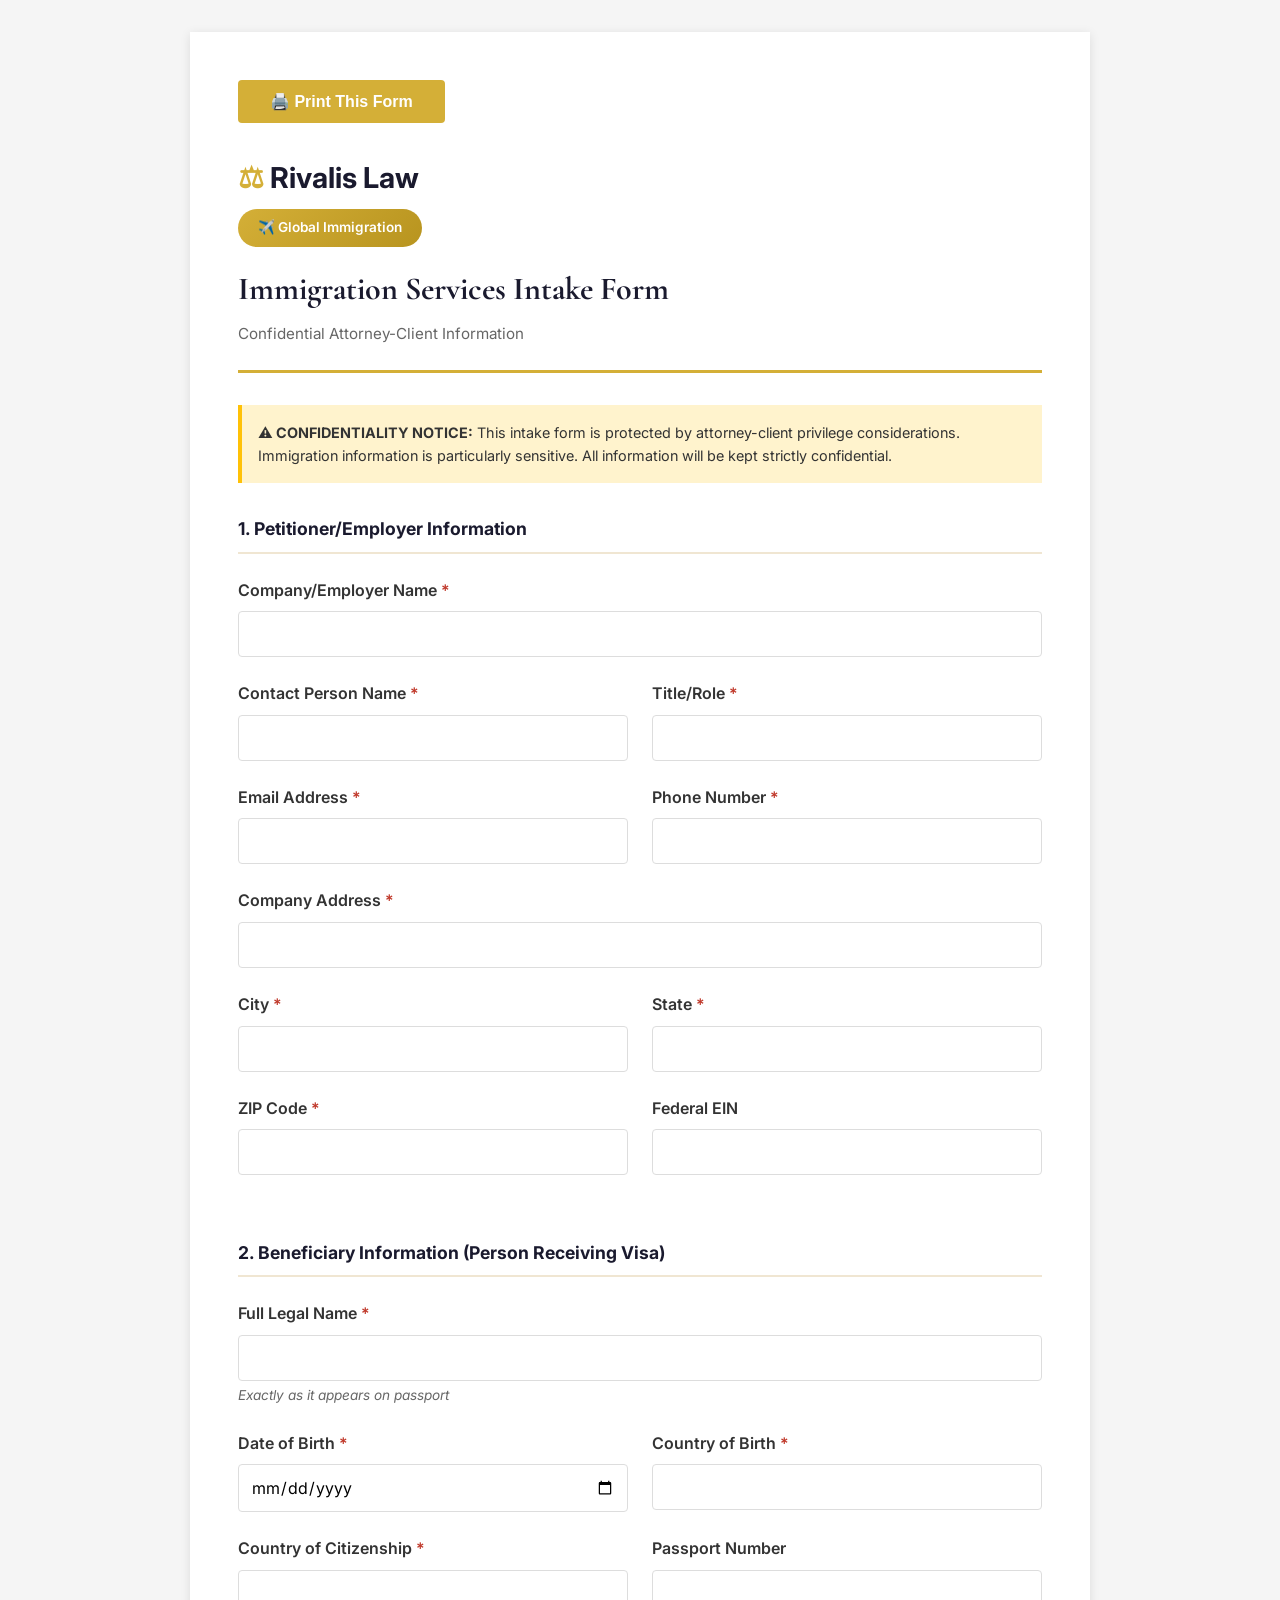
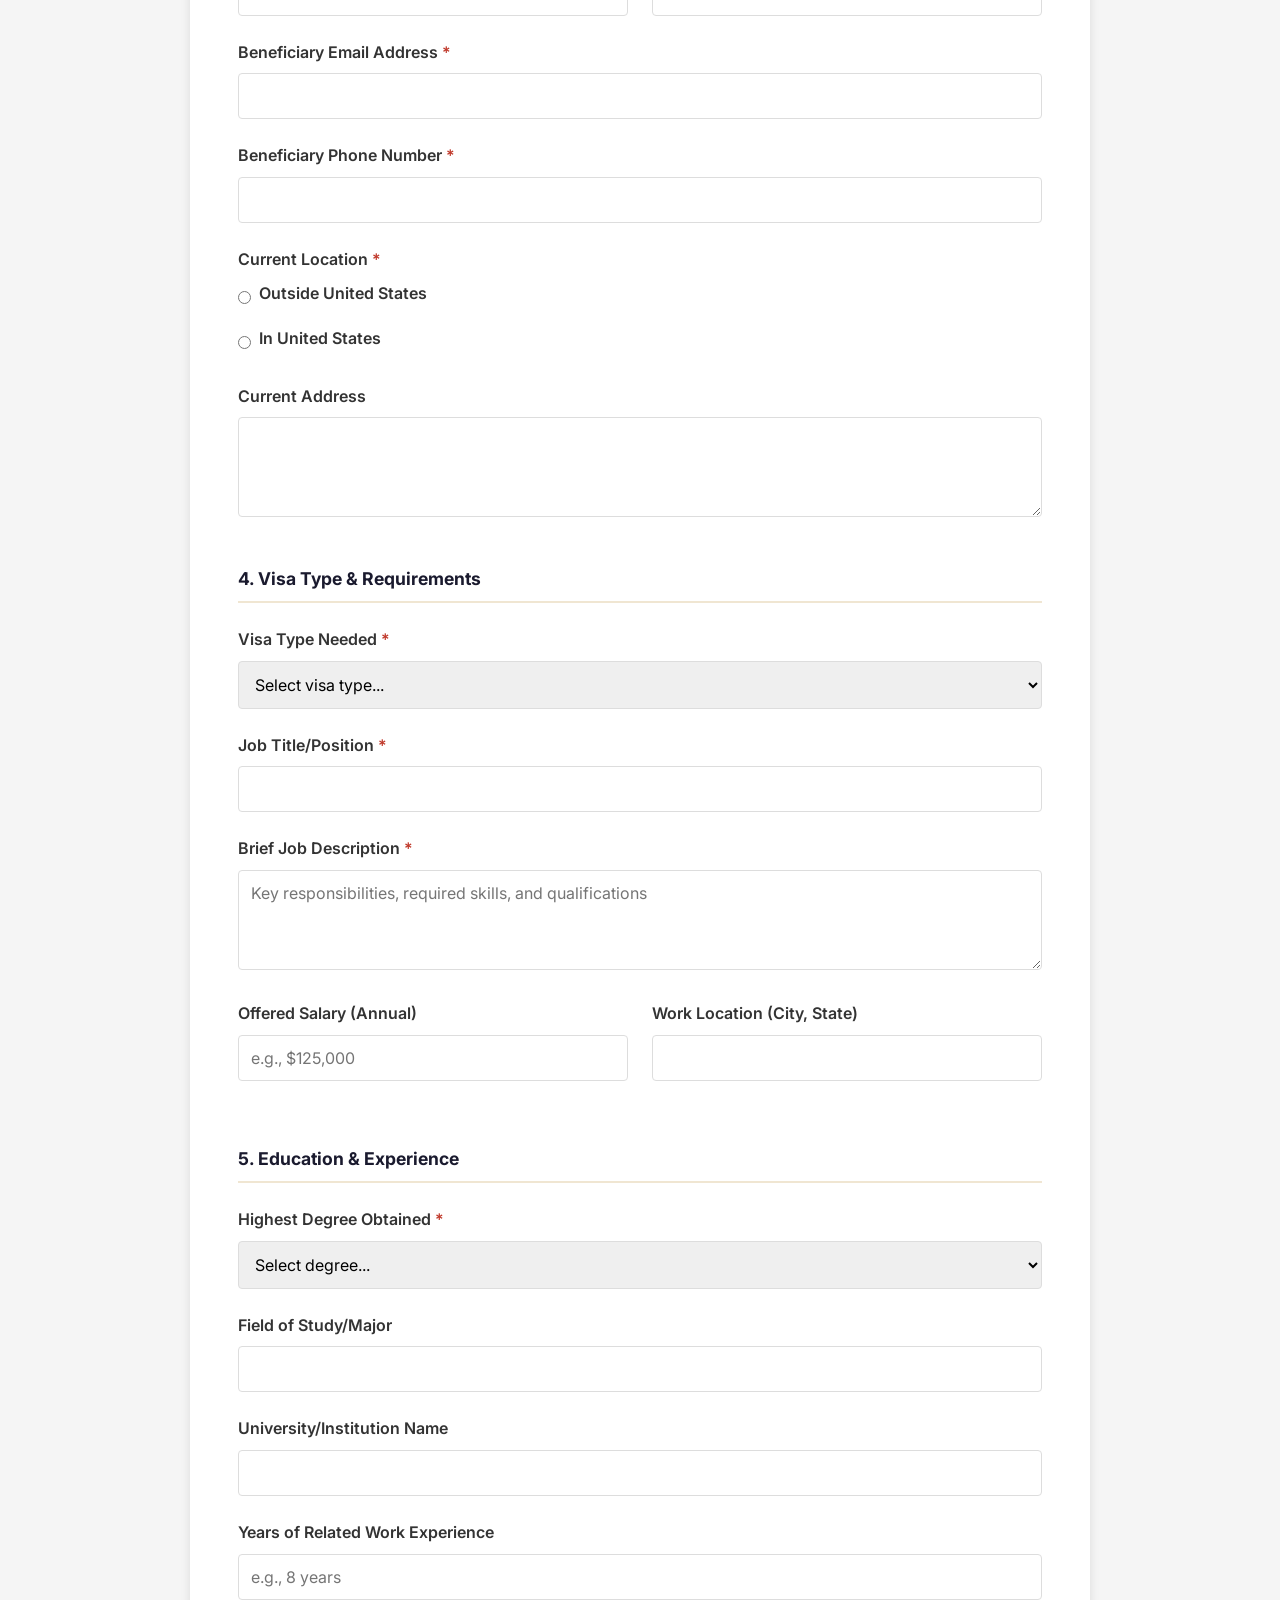
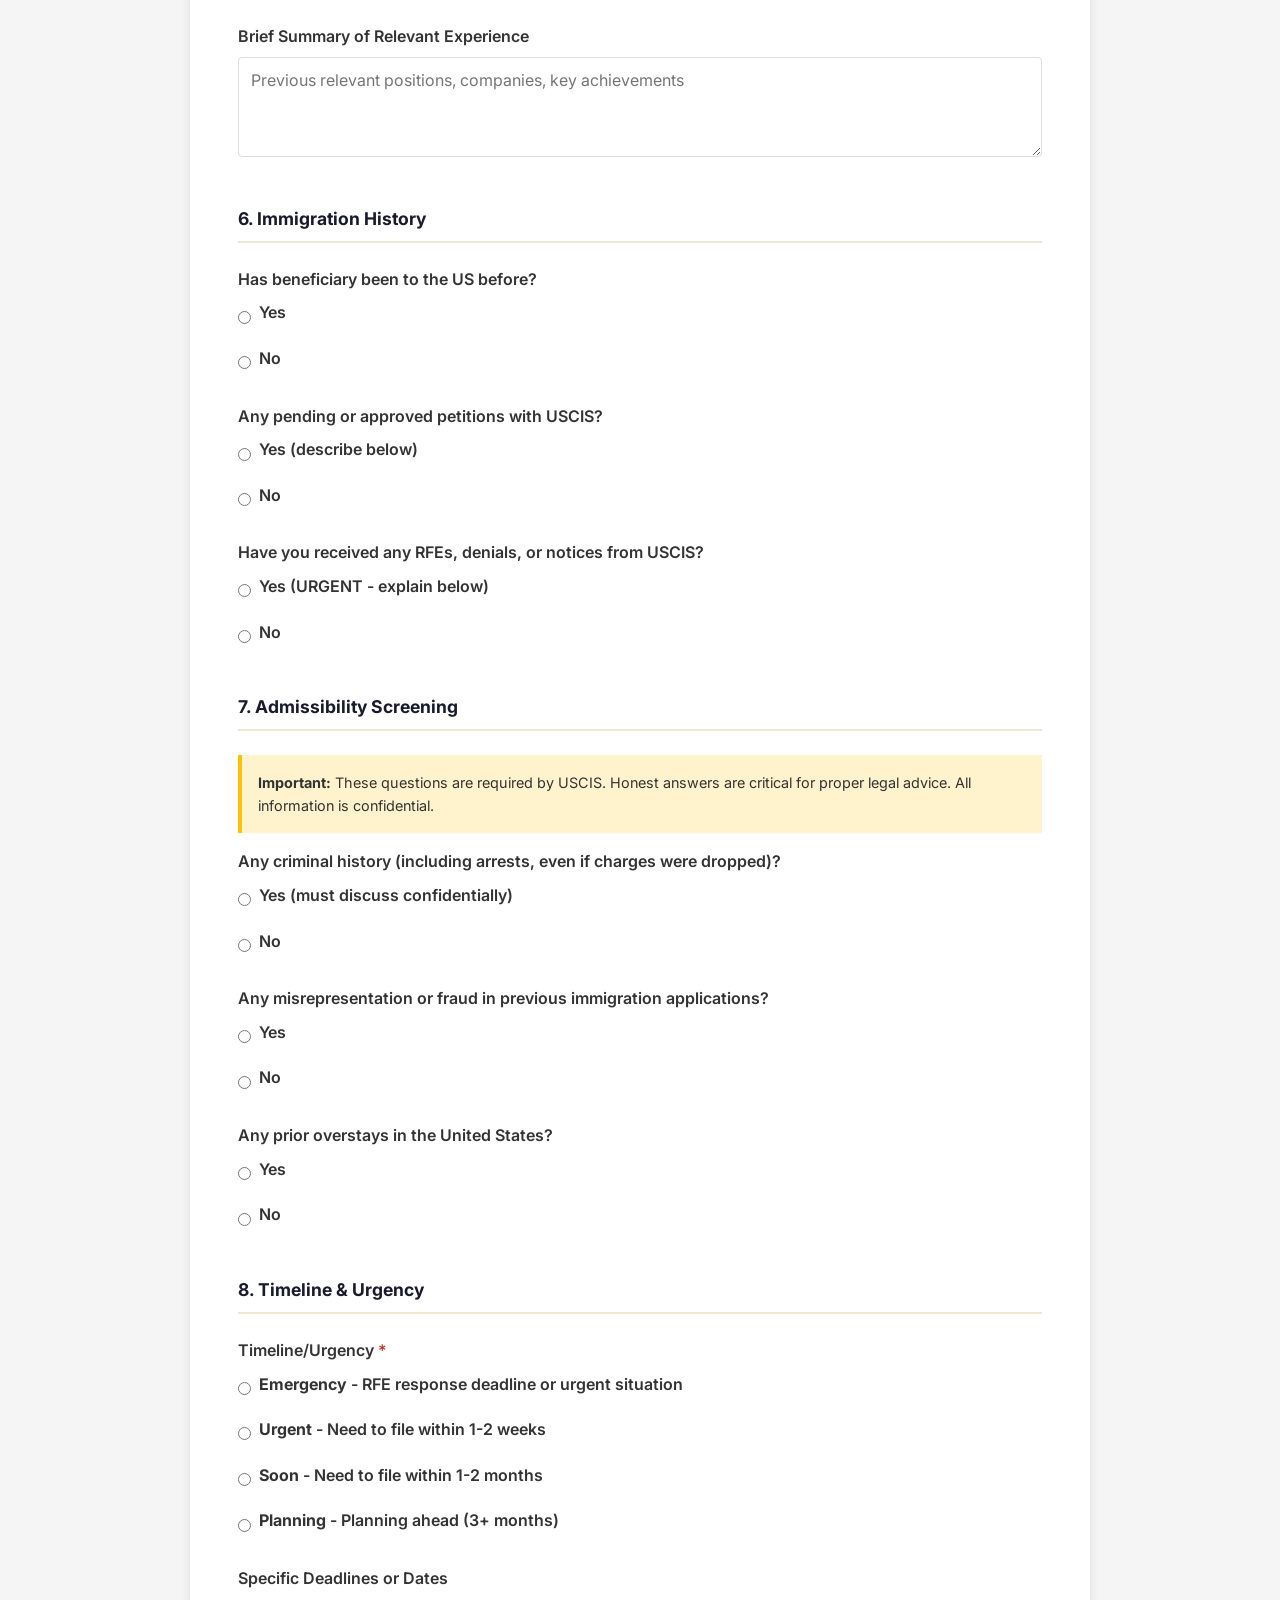
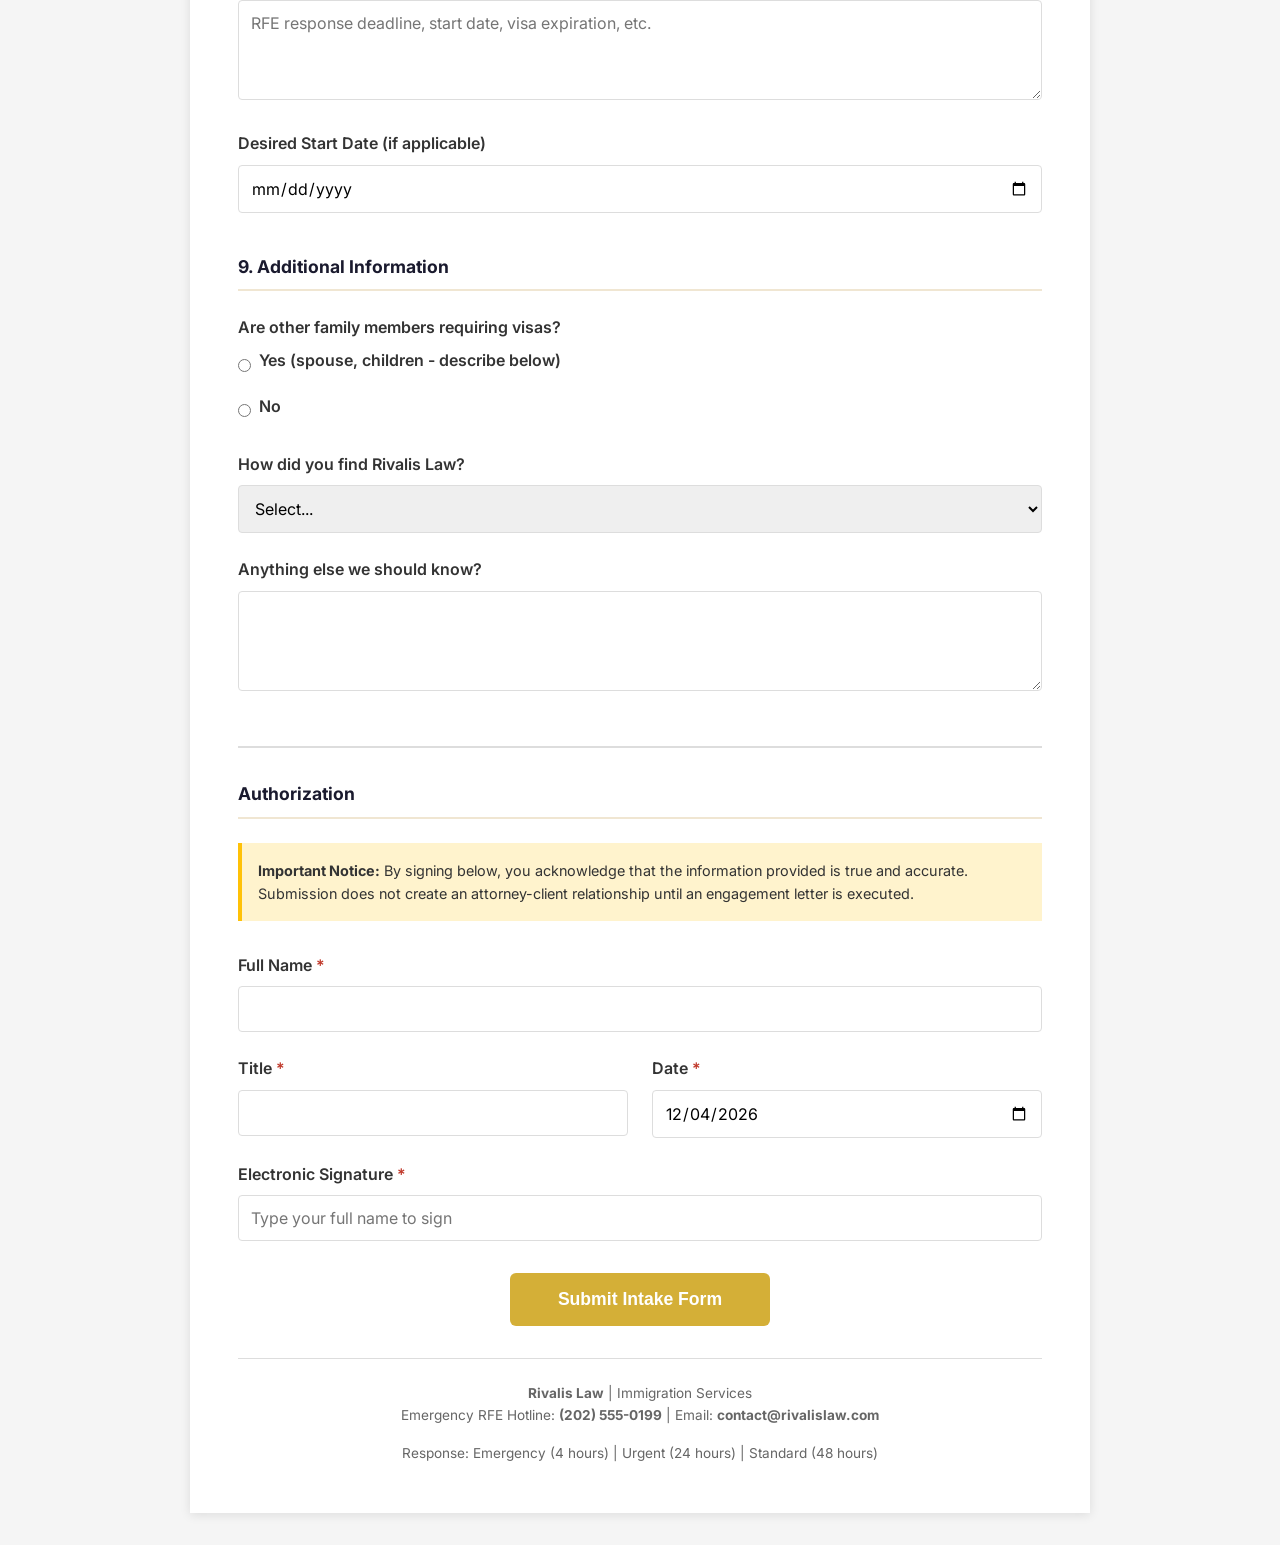
<file: intake-immigration.html>
<!DOCTYPE html>
<html lang="en">
<head>
    <meta charset="UTF-8">
    <meta name="viewport" content="width=device-width, initial-scale=1.0">
    <title>Immigration Services - Client Intake Form | Rivalis Law</title>
    <link href="https://fonts.googleapis.com/css2?family=Inter:wght@400;500;600;700&family=Cormorant+Garamond:wght@600;700&display=swap" rel="stylesheet">
    <style>
        * { margin: 0; padding: 0; box-sizing: border-box; }
        body { font-family: 'Inter', sans-serif; line-height: 1.6; color: #333; background: #f5f5f5; padding: 2rem; }
        .container { max-width: 900px; margin: 0 auto; background: white; padding: 3rem; box-shadow: 0 2px 10px rgba(0,0,0,0.1); }
        .form-header { border-bottom: 3px solid #d4af37; padding-bottom: 1.5rem; margin-bottom: 2rem; }
        .logo { font-size: 1.8rem; font-weight: 700; color: #1a1a2e; margin-bottom: 0.5rem; }
        .logo::before { content: '⚖ '; color: #d4af37; }
        .service-badge { display: inline-block; background: linear-gradient(135deg, #d4af37 0%, #b8941f 100%); color: white; padding: 0.5rem 1.25rem; border-radius: 50px; font-size: 0.85rem; font-weight: 600; margin-bottom: 1rem; }
        .form-title { font-family: 'Cormorant Garamond', serif; font-size: 2rem; font-weight: 700; color: #1a1a2e; margin-bottom: 0.5rem; }
        .form-subtitle { color: #666; font-size: 0.95rem; }
        .confidential-notice { background: #fff3cd; border-left: 4px solid #ffc107; padding: 1rem; margin-bottom: 2rem; font-size: 0.9rem; }
        .section { margin-bottom: 2.5rem; page-break-inside: avoid; }
        .section-title { font-size: 1.1rem; font-weight: 700; color: #1a1a2e; margin-bottom: 1.5rem; padding-bottom: 0.5rem; border-bottom: 2px solid #f0e6d2; }
        .form-group { margin-bottom: 1.5rem; }
        label { display: block; font-weight: 600; margin-bottom: 0.5rem; color: #333; }
        .required { color: #c0392b; }
        input[type="text"], input[type="email"], input[type="tel"], input[type="date"], textarea, select { width: 100%; padding: 0.75rem; border: 1px solid #ddd; border-radius: 4px; font-size: 1rem; font-family: 'Inter', sans-serif; }
        textarea { min-height: 100px; resize: vertical; }
        .form-row { display: grid; grid-template-columns: 1fr 1fr; gap: 1.5rem; }
        .checkbox-group { display: flex; flex-direction: column; gap: 0.75rem; }
        .checkbox-item { display: flex; align-items: start; gap: 0.5rem; }
        .checkbox-item input[type="checkbox"] { margin-top: 0.25rem; width: auto; }
        .radio-group { display: flex; flex-direction: column; gap: 0.75rem; }
        .radio-item { display: flex; align-items: center; gap: 0.5rem; }
        .radio-item input[type="radio"] { width: auto; }
        .help-text { font-size: 0.85rem; color: #666; margin-top: 0.25rem; font-style: italic; }
        .warning-box { background: #fff3cd; border-left: 4px solid #ffc107; padding: 1rem; margin: 1rem 0; font-size: 0.9rem; }
        .info-box { background: #d1ecf1; border-left: 4px solid #17a2b8; padding: 1rem; margin: 1rem 0; font-size: 0.9rem; }
        .signature-section { margin-top: 3rem; padding-top: 2rem; border-top: 2px solid #ddd; }
        .footer-note { margin-top: 2rem; padding-top: 1.5rem; border-top: 1px solid #ddd; font-size: 0.85rem; color: #666; text-align: center; }
        .print-button { background: #d4af37; color: white; padding: 0.75rem 2rem; border: none; border-radius: 4px; font-size: 1rem; font-weight: 600; cursor: pointer; margin-bottom: 2rem; }
        .print-button:hover { background: #b8941f; }
        @media print { body { background: white; padding: 0; } .container { box-shadow: none; padding: 1rem; } .print-button { display: none; } }
        @media (max-width: 768px) { .form-row { grid-template-columns: 1fr; } body { padding: 1rem; } .container { padding: 1.5rem; } }
    </style>
</head>
<body>
    <div class="container">
        <button onclick="window.print()" class="print-button">🖨️ Print This Form</button>

        <div class="form-header">
            <div class="logo">Rivalis Law</div>
            <div class="service-badge">✈️ Global Immigration</div>
            <h1 class="form-title">Immigration Services Intake Form</h1>
            <p class="form-subtitle">Confidential Attorney-Client Information</p>
        </div>

        <div class="confidential-notice">
            <strong>⚠️ CONFIDENTIALITY NOTICE:</strong> This intake form is protected by attorney-client privilege considerations. Immigration information is particularly sensitive. All information will be kept strictly confidential.
        </div>

        <form id="intakeForm">
            <!-- SECTION 1: PETITIONER/EMPLOYER INFORMATION -->
            <div class="section">
                <h2 class="section-title">1. Petitioner/Employer Information</h2>
                
                <div class="form-group">
                    <label>Company/Employer Name <span class="required">*</span></label>
                    <input type="text" name="employer-name" required>
                </div>

                <div class="form-row">
                    <div class="form-group">
                        <label>Contact Person Name <span class="required">*</span></label>
                        <input type="text" name="contact-name" required>
                    </div>
                    <div class="form-group">
                        <label>Title/Role <span class="required">*</span></label>
                        <input type="text" name="title" required>
                    </div>
                </div>

                <div class="form-row">
                    <div class="form-group">
                        <label>Email Address <span class="required">*</span></label>
                        <input type="email" name="email" required>
                    </div>
                    <div class="form-group">
                        <label>Phone Number <span class="required">*</span></label>
                        <input type="tel" name="phone" required>
                    </div>
                </div>

                <div class="form-group">
                    <label>Company Address <span class="required">*</span></label>
                    <input type="text" name="company-address" required>
                </div>

                <div class="form-row">
                    <div class="form-group">
                        <label>City <span class="required">*</span></label>
                        <input type="text" name="city" required>
                    </div>
                    <div class="form-group">
                        <label>State <span class="required">*</span></label>
                        <input type="text" name="state" required>
                    </div>
                </div>

                <div class="form-row">
                    <div class="form-group">
                        <label>ZIP Code <span class="required">*</span></label>
                        <input type="text" name="zip" required>
                    </div>
                    <div class="form-group">
                        <label>Federal EIN</label>
                        <input type="text" name="ein">
                    </div>
                </div>
            </div>

            <!-- SECTION 2: BENEFICIARY INFORMATION -->
            <div class="section">
                <h2 class="section-title">2. Beneficiary Information (Person Receiving Visa)</h2>
                
                <div class="form-group">
                    <label>Full Legal Name <span class="required">*</span></label>
                    <input type="text" name="beneficiary-name" required>
                    <p class="help-text">Exactly as it appears on passport</p>
                </div>

                <div class="form-row">
                    <div class="form-group">
                        <label>Date of Birth <span class="required">*</span></label>
                        <input type="date" name="dob" required>
                    </div>
                    <div class="form-group">
                        <label>Country of Birth <span class="required">*</span></label>
                        <input type="text" name="country-birth" required>
                    </div>
                </div>

                <div class="form-row">
                    <div class="form-group">
                        <label>Country of Citizenship <span class="required">*</span></label>
                        <input type="text" name="citizenship" required>
                    </div>
                    <div class="form-group">
                        <label>Passport Number</label>
                        <input type="text" name="passport">
                    </div>
                </div>

                <div class="form-group">
                    <label>Beneficiary Email Address <span class="required">*</span></label>
                    <input type="email" name="beneficiary-email" required>
                </div>

                <div class="form-group">
                    <label>Beneficiary Phone Number <span class="required">*</span></label>
                    <input type="tel" name="beneficiary-phone" required>
                </div>

                <div class="form-group">
                    <label>Current Location <span class="required">*</span></label>
                    <div class="radio-group">
                        <div class="radio-item">
                            <input type="radio" name="current-location" value="outside-us" id="outside" required>
                            <label for="outside">Outside United States</label>
                        </div>
                        <div class="radio-item">
                            <input type="radio" name="current-location" value="in-us" id="in-us">
                            <label for="in-us">In United States</label>
                        </div>
                    </div>
                </div>

                <div class="form-group" id="current-address-section">
                    <label>Current Address</label>
                    <textarea name="current-address"></textarea>
                </div>
            </div>

            <!-- SECTION 3: CURRENT IMMIGRATION STATUS -->
            <div class="section" id="us-status-section" style="display:none;">
                <h2 class="section-title">3. Current Immigration Status (If in US)</h2>
                
                <div class="form-group">
                    <label>Current Visa Status <span class="required">*</span></label>
                    <input type="text" name="current-status" placeholder="e.g., F-1, H-1B, L-1, B-1/B-2, etc.">
                </div>

                <div class="form-row">
                    <div class="form-group">
                        <label>I-94 Expiration Date</label>
                        <input type="date" name="i94-expiration">
                    </div>
                    <div class="form-group">
                        <label>Visa Stamp Expiration (if applicable)</label>
                        <input type="date" name="visa-expiration">
                    </div>
                </div>

                <div class="form-group">
                    <label>Have you ever been out of status or violated immigration laws?</label>
                    <div class="radio-group">
                        <div class="radio-item">
                            <input type="radio" name="violations" value="yes" id="viol-yes">
                            <label for="viol-yes">Yes (must discuss in consultation)</label>
                        </div>
                        <div class="radio-item">
                            <input type="radio" name="violations" value="no" id="viol-no">
                            <label for="viol-no">No</label>
                        </div>
                    </div>
                </div>
            </div>

            <!-- SECTION 4: VISA TYPE & REQUIREMENTS -->
            <div class="section">
                <h2 class="section-title">4. Visa Type & Requirements</h2>
                
                <div class="form-group">
                    <label>Visa Type Needed <span class="required">*</span></label>
                    <select name="visa-type" required>
                        <option value="">Select visa type...</option>
                        <option value="h1b">H-1B (Specialty Occupation)</option>
                        <option value="l1a">L-1A (Intracompany Transfer - Manager/Executive)</option>
                        <option value="l1b">L-1B (Intracompany Transfer - Specialized Knowledge)</option>
                        <option value="o1">O-1 (Extraordinary Ability)</option>
                        <option value="e2">E-2 (Treaty Investor)</option>
                        <option value="tn">TN (NAFTA/USMCA Professional)</option>
                        <option value="green-card">Green Card/Permanent Residence</option>
                        <option value="perm">PERM Labor Certification</option>
                        <option value="eb1">EB-1 (Priority Workers)</option>
                        <option value="eb2">EB-2 (Advanced Degree/Exceptional Ability)</option>
                        <option value="eb3">EB-3 (Skilled Workers)</option>
                        <option value="other">Other (specify in notes)</option>
                    </select>
                </div>

                <div class="form-group">
                    <label>Job Title/Position <span class="required">*</span></label>
                    <input type="text" name="job-title" required>
                </div>

                <div class="form-group">
                    <label>Brief Job Description <span class="required">*</span></label>
                    <textarea name="job-description" required placeholder="Key responsibilities, required skills, and qualifications"></textarea>
                </div>

                <div class="form-row">
                    <div class="form-group">
                        <label>Offered Salary (Annual)</label>
                        <input type="text" name="salary" placeholder="e.g., $125,000">
                    </div>
                    <div class="form-group">
                        <label>Work Location (City, State)</label>
                        <input type="text" name="work-location">
                    </div>
                </div>
            </div>

            <!-- SECTION 5: EDUCATION & EXPERIENCE -->
            <div class="section">
                <h2 class="section-title">5. Education & Experience</h2>
                
                <div class="form-group">
                    <label>Highest Degree Obtained <span class="required">*</span></label>
                    <select name="degree" required>
                        <option value="">Select degree...</option>
                        <option value="phd">PhD/Doctorate</option>
                        <option value="masters">Master's Degree</option>
                        <option value="bachelors">Bachelor's Degree</option>
                        <option value="associates">Associate's Degree</option>
                        <option value="diploma">High School Diploma/Equivalent</option>
                        <option value="other">Other</option>
                    </select>
                </div>

                <div class="form-group">
                    <label>Field of Study/Major</label>
                    <input type="text" name="field-of-study">
                </div>

                <div class="form-group">
                    <label>University/Institution Name</label>
                    <input type="text" name="university">
                </div>

                <div class="form-group">
                    <label>Years of Related Work Experience</label>
                    <input type="text" name="experience-years" placeholder="e.g., 8 years">
                </div>

                <div class="form-group">
                    <label>Brief Summary of Relevant Experience</label>
                    <textarea name="experience-summary" placeholder="Previous relevant positions, companies, key achievements"></textarea>
                </div>
            </div>

            <!-- SECTION 6: IMMIGRATION HISTORY -->
            <div class="section">
                <h2 class="section-title">6. Immigration History</h2>
                
                <div class="form-group">
                    <label>Has beneficiary been to the US before?</label>
                    <div class="radio-group">
                        <div class="radio-item">
                            <input type="radio" name="prior-us" value="yes" id="prior-yes">
                            <label for="prior-yes">Yes</label>
                        </div>
                        <div class="radio-item">
                            <input type="radio" name="prior-us" value="no" id="prior-no">
                            <label for="prior-no">No</label>
                        </div>
                    </div>
                </div>

                <div class="form-group" id="prior-visa-section" style="display:none;">
                    <label>Previous US Visa Types</label>
                    <input type="text" name="previous-visas" placeholder="List any previous US visas (F-1, H-1B, etc.)">
                </div>

                <div class="form-group">
                    <label>Any pending or approved petitions with USCIS?</label>
                    <div class="radio-group">
                        <div class="radio-item">
                            <input type="radio" name="pending-petitions" value="yes" id="pending-yes">
                            <label for="pending-yes">Yes (describe below)</label>
                        </div>
                        <div class="radio-item">
                            <input type="radio" name="pending-petitions" value="no" id="pending-no">
                            <label for="pending-no">No</label>
                        </div>
                    </div>
                </div>

                <div class="form-group" id="petition-details" style="display:none;">
                    <label>Petition Details</label>
                    <textarea name="petition-info" placeholder="Receipt numbers, filing dates, current status"></textarea>
                </div>

                <div class="form-group">
                    <label>Have you received any RFEs, denials, or notices from USCIS?</label>
                    <div class="radio-group">
                        <div class="radio-item">
                            <input type="radio" name="rfe-history" value="yes" id="rfe-yes">
                            <label for="rfe-yes">Yes (URGENT - explain below)</label>
                        </div>
                        <div class="radio-item">
                            <input type="radio" name="rfe-history" value="no" id="rfe-no">
                            <label for="rfe-no">No</label>
                        </div>
                    </div>
                </div>

                <div class="form-group" id="rfe-details" style="display:none;">
                    <label>RFE/Denial Details <span class="required">*</span></label>
                    <textarea name="rfe-info" placeholder="Date received, type of RFE/denial, response deadline if applicable"></textarea>
                    <div class="warning-box">
                        <strong>⚠️ URGENT:</strong> If you have an active RFE with a deadline, call our emergency line immediately: (202) 555-0199
                    </div>
                </div>
            </div>

            <!-- SECTION 7: ADMISSIBILITY ISSUES -->
            <div class="section">
                <h2 class="section-title">7. Admissibility Screening</h2>
                
                <div class="warning-box">
                    <strong>Important:</strong> These questions are required by USCIS. Honest answers are critical for proper legal advice. All information is confidential.
                </div>

                <div class="form-group">
                    <label>Any criminal history (including arrests, even if charges were dropped)?</label>
                    <div class="radio-group">
                        <div class="radio-item">
                            <input type="radio" name="criminal-history" value="yes" id="criminal-yes">
                            <label for="criminal-yes">Yes (must discuss confidentially)</label>
                        </div>
                        <div class="radio-item">
                            <input type="radio" name="criminal-history" value="no" id="criminal-no">
                            <label for="criminal-no">No</label>
                        </div>
                    </div>
                </div>

                <div class="form-group">
                    <label>Any misrepresentation or fraud in previous immigration applications?</label>
                    <div class="radio-group">
                        <div class="radio-item">
                            <input type="radio" name="fraud-history" value="yes" id="fraud-yes">
                            <label for="fraud-yes">Yes</label>
                        </div>
                        <div class="radio-item">
                            <input type="radio" name="fraud-history" value="no" id="fraud-no">
                            <label for="fraud-no">No</label>
                        </div>
                    </div>
                </div>

                <div class="form-group">
                    <label>Any prior overstays in the United States?</label>
                    <div class="radio-group">
                        <div class="radio-item">
                            <input type="radio" name="overstay" value="yes" id="overstay-yes">
                            <label for="overstay-yes">Yes</label>
                        </div>
                        <div class="radio-item">
                            <input type="radio" name="overstay" value="no" id="overstay-no">
                            <label for="overstay-no">No</label>
                        </div>
                    </div>
                </div>
            </div>

            <!-- SECTION 8: TIMELINE & URGENCY -->
            <div class="section">
                <h2 class="section-title">8. Timeline & Urgency</h2>
                
                <div class="form-group">
                    <label>Timeline/Urgency <span class="required">*</span></label>
                    <div class="radio-group">
                        <div class="radio-item">
                            <input type="radio" name="urgency" value="emergency" id="emergency" required>
                            <label for="emergency"><strong>Emergency</strong> - RFE response deadline or urgent situation</label>
                        </div>
                        <div class="radio-item">
                            <input type="radio" name="urgency" value="urgent" id="urgent">
                            <label for="urgent"><strong>Urgent</strong> - Need to file within 1-2 weeks</label>
                        </div>
                        <div class="radio-item">
                            <input type="radio" name="urgency" value="soon" id="soon">
                            <label for="soon"><strong>Soon</strong> - Need to file within 1-2 months</label>
                        </div>
                        <div class="radio-item">
                            <input type="radio" name="urgency" value="planning" id="planning">
                            <label for="planning"><strong>Planning</strong> - Planning ahead (3+ months)</label>
                        </div>
                    </div>
                </div>

                <div class="form-group">
                    <label>Specific Deadlines or Dates</label>
                    <textarea name="deadlines" placeholder="RFE response deadline, start date, visa expiration, etc."></textarea>
                </div>

                <div class="form-group">
                    <label>Desired Start Date (if applicable)</label>
                    <input type="date" name="start-date">
                </div>
            </div>

            <!-- SECTION 9: ADDITIONAL INFORMATION -->
            <div class="section">
                <h2 class="section-title">9. Additional Information</h2>
                
                <div class="form-group">
                    <label>Are other family members requiring visas?</label>
                    <div class="radio-group">
                        <div class="radio-item">
                            <input type="radio" name="family-members" value="yes" id="family-yes">
                            <label for="family-yes">Yes (spouse, children - describe below)</label>
                        </div>
                        <div class="radio-item">
                            <input type="radio" name="family-members" value="no" id="family-no">
                            <label for="family-no">No</label>
                        </div>
                    </div>
                </div>

                <div class="form-group" id="family-details" style="display:none;">
                    <label>Family Member Details</label>
                    <textarea name="family-info" placeholder="Names, ages, relationship"></textarea>
                </div>

                <div class="form-group">
                    <label>How did you find Rivalis Law?</label>
                    <select name="referral">
                        <option value="">Select...</option>
                        <option value="web-search">Web Search</option>
                        <option value="linkedin">LinkedIn</option>
                        <option value="referral">Referral</option>
                        <option value="other">Other</option>
                    </select>
                </div>

                <div class="form-group">
                    <label>Anything else we should know?</label>
                    <textarea name="additional-info"></textarea>
                </div>
            </div>

            <!-- AUTHORIZATION -->
            <div class="signature-section">
                <h2 class="section-title">Authorization</h2>
                
                <div class="warning-box">
                    <strong>Important Notice:</strong> By signing below, you acknowledge that the information provided is true and accurate. Submission does not create an attorney-client relationship until an engagement letter is executed.
                </div>

                <div class="form-group" style="margin-top: 2rem;">
                    <label>Full Name <span class="required">*</span></label>
                    <input type="text" name="signature-name" required>
                </div>

                <div class="form-row">
                    <div class="form-group">
                        <label>Title <span class="required">*</span></label>
                        <input type="text" name="signature-title" required>
                    </div>
                    <div class="form-group">
                        <label>Date <span class="required">*</span></label>
                        <input type="date" name="signature-date" required>
                    </div>
                </div>

                <div class="form-group">
                    <label>Electronic Signature <span class="required">*</span></label>
                    <input type="text" name="signature" required placeholder="Type your full name to sign">
                </div>
            </div>

            <div style="text-align: center; margin-top: 2rem;">
                <button type="submit" style="background: #d4af37; color: white; padding: 1rem 3rem; border: none; border-radius: 6px; font-size: 1.1rem; font-weight: 700; cursor: pointer;">
                    Submit Intake Form
                </button>
            </div>

            <div class="footer-note">
                <p><strong>Rivalis Law</strong> | Immigration Services</p>
                <p>Emergency RFE Hotline: <strong>(202) 555-0199</strong> | Email: <strong>contact@rivalislaw.com</strong></p>
                <p style="margin-top: 1rem;">Response: Emergency (4 hours) | Urgent (24 hours) | Standard (48 hours)</p>
            </div>
        </form>
    </div>

    <script>
        // Show/hide sections based on location
        document.querySelectorAll('input[name="current-location"]').forEach(radio => {
            radio.addEventListener('change', function() {
                document.getElementById('us-status-section').style.display = 
                    this.value === 'in-us' ? 'block' : 'none';
            });
        });

        // Show/hide conditional sections
        document.querySelectorAll('input[name="prior-us"]').forEach(radio => {
            radio.addEventListener('change', function() {
                document.getElementById('prior-visa-section').style.display = 
                    this.value === 'yes' ? 'block' : 'none';
            });
        });

        document.querySelectorAll('input[name="pending-petitions"]').forEach(radio => {
            radio.addEventListener('change', function() {
                document.getElementById('petition-details').style.display = 
                    this.value === 'yes' ? 'block' : 'none';
            });
        });

        document.querySelectorAll('input[name="rfe-history"]').forEach(radio => {
            radio.addEventListener('change', function() {
                document.getElementById('rfe-details').style.display = 
                    this.value === 'yes' ? 'block' : 'none';
            });
        });

        document.querySelectorAll('input[name="family-members"]').forEach(radio => {
            radio.addEventListener('change', function() {
                document.getElementById('family-details').style.display = 
                    this.value === 'yes' ? 'block' : 'none';
            });
        });

        // Set today's date
        const today = new Date().toISOString().split('T')[0];
        document.querySelector('input[name="signature-date"]').value = today;

        // Form submission
        document.getElementById('intakeForm').addEventListener('submit', function(e) {
            e.preventDefault();
            alert('Thank you! Your immigration intake form has been submitted.\n\nResponse time:\n• RFE Emergency: Within 4 hours\n• Urgent matters: Within 24 hours\n• Standard matters: Within 48 hours\n\nFor RFE emergencies, call (202) 555-0199 immediately.');
        });
    </script>
</body>
</html>
</file>
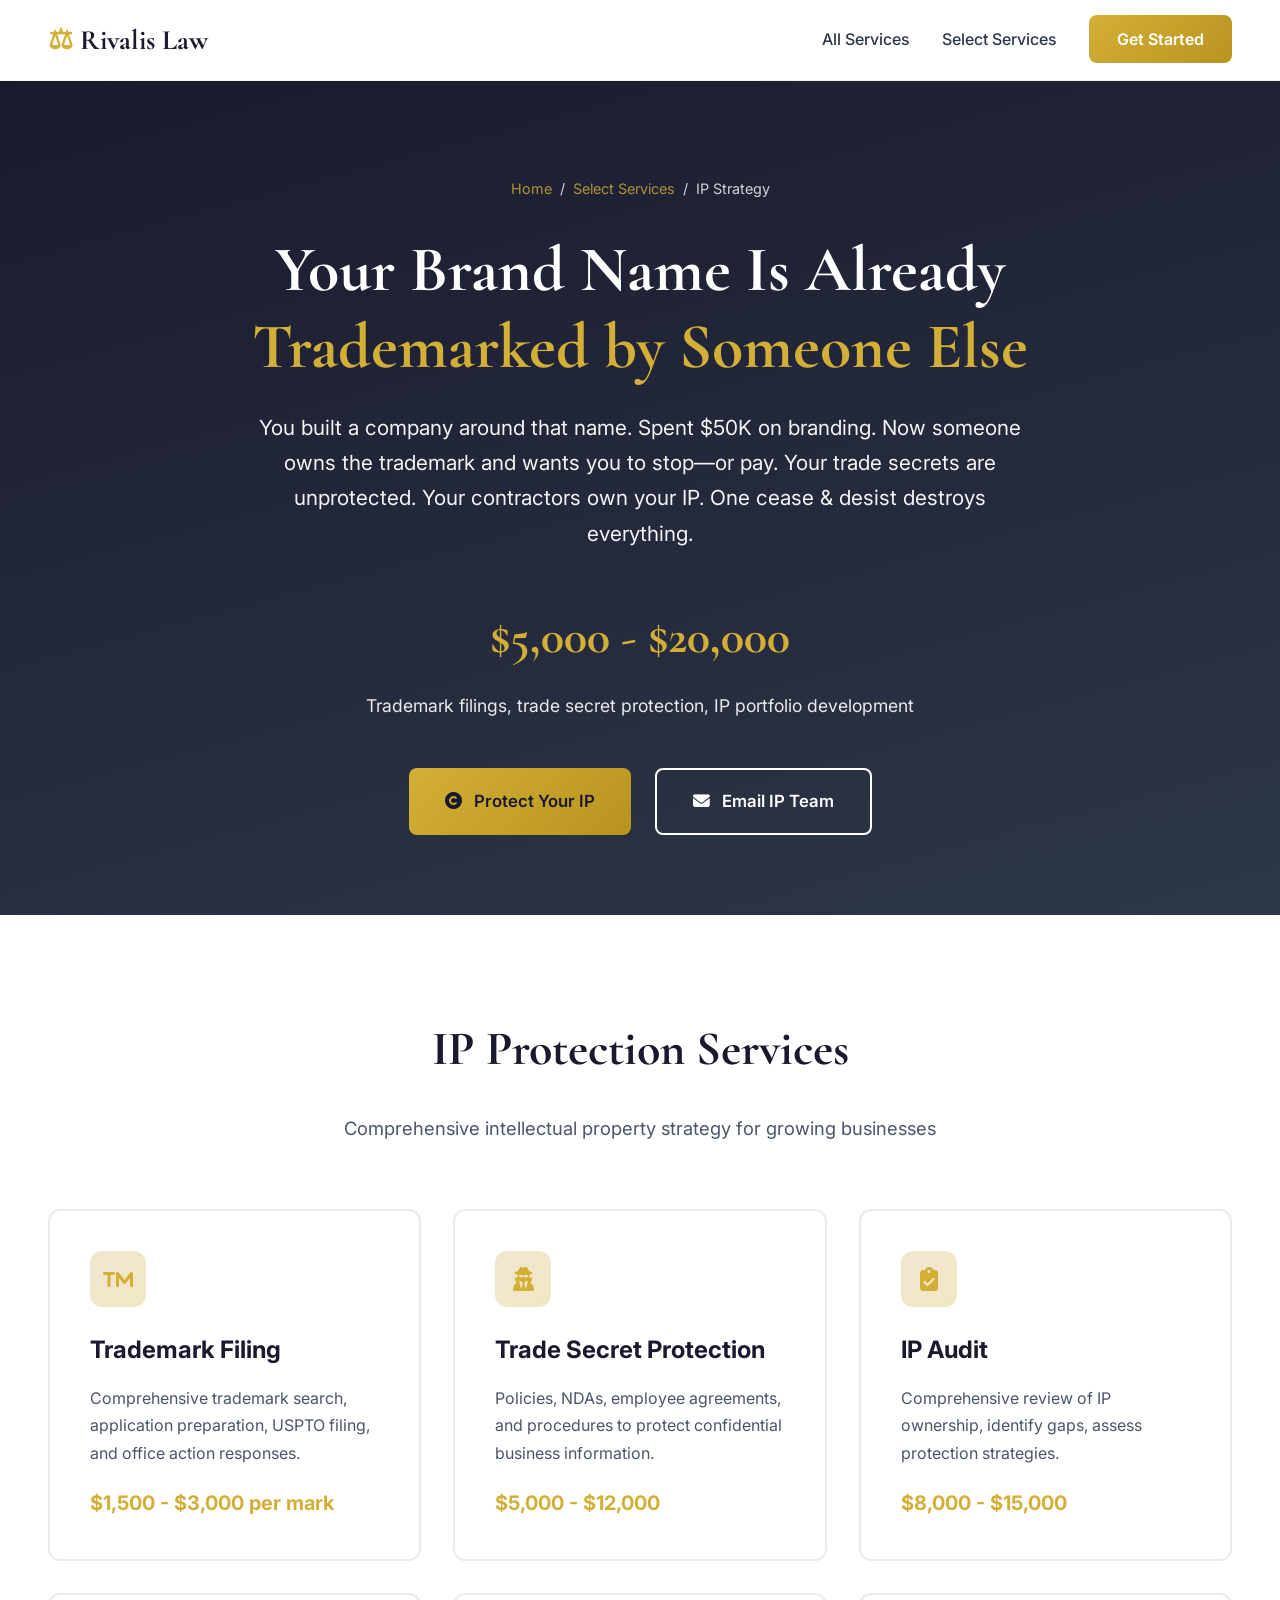
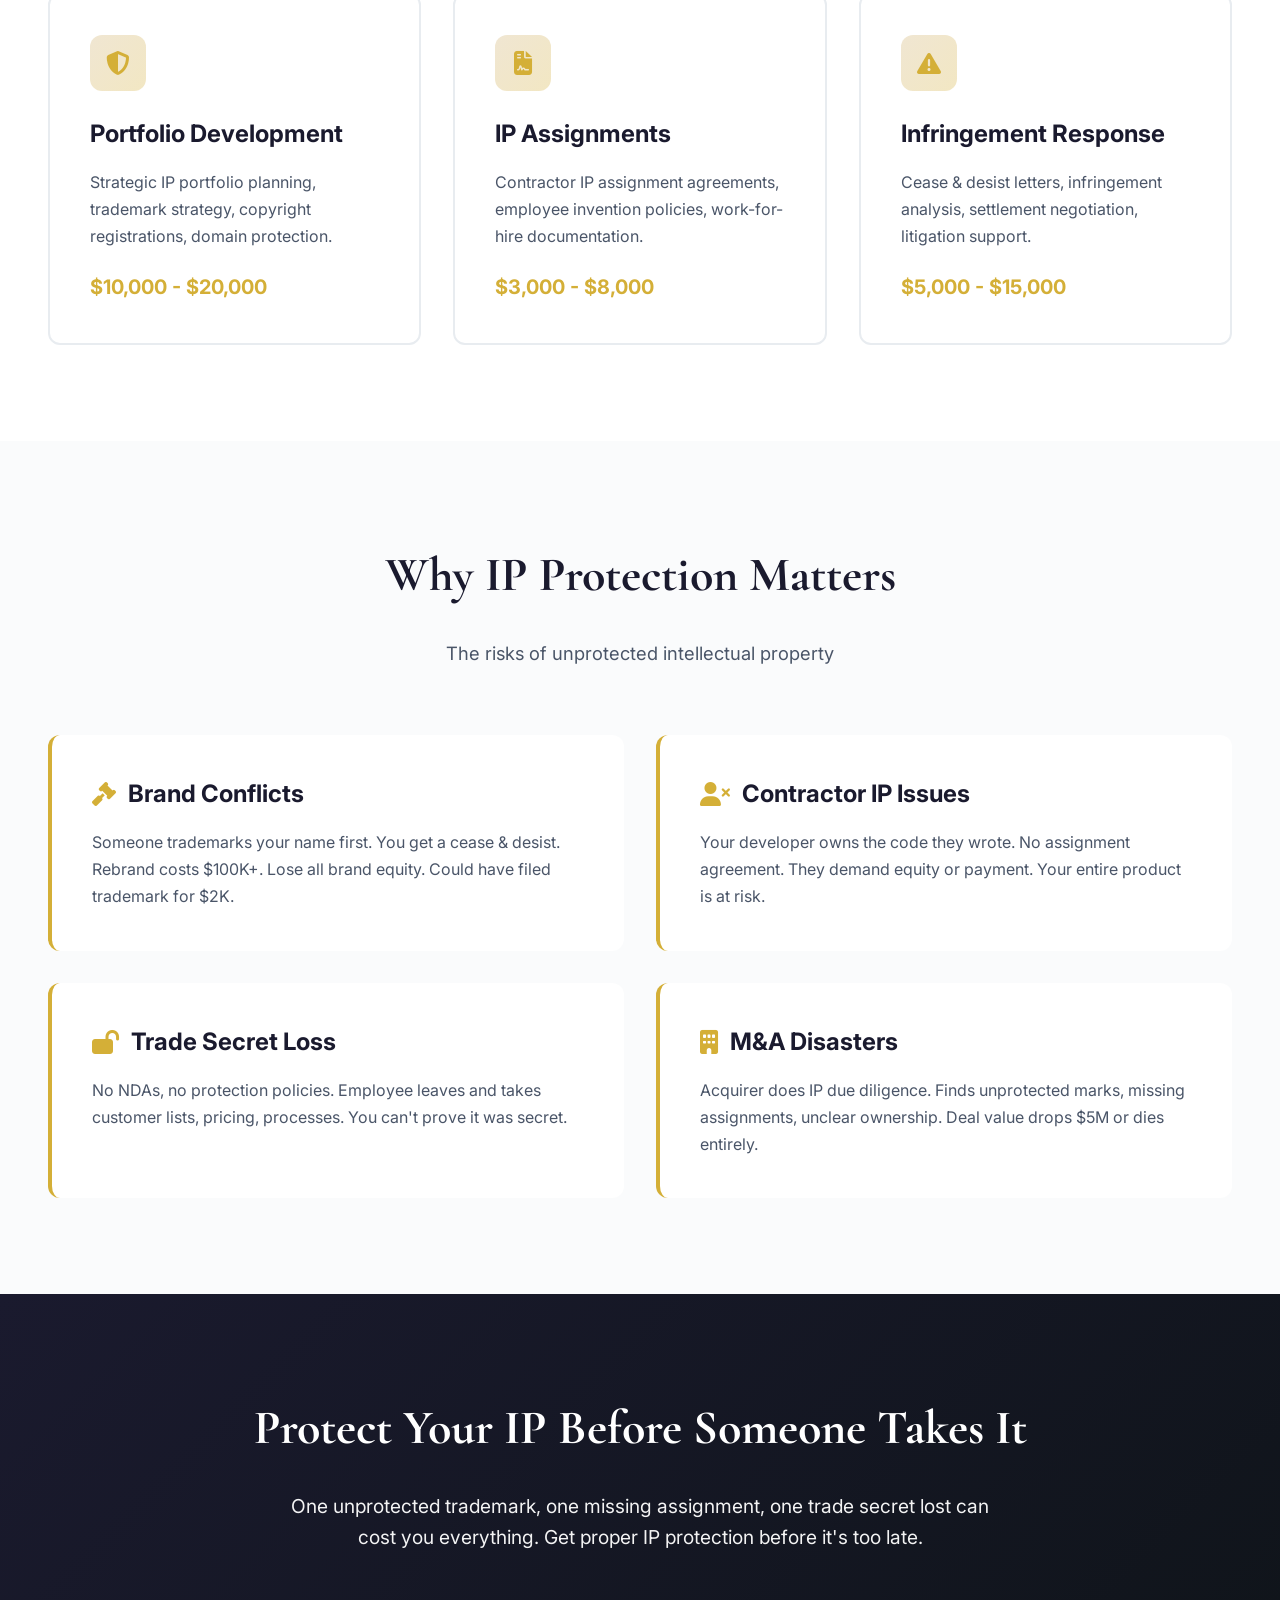
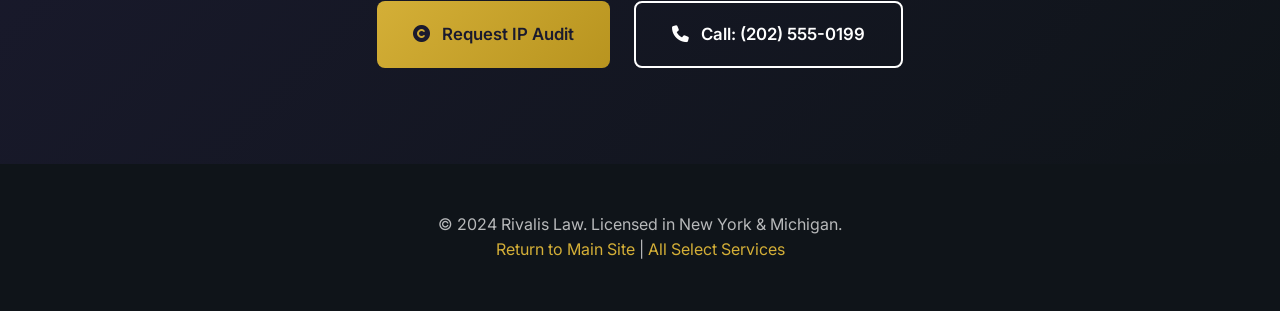
<file: ip-strategy-page.html>
<!DOCTYPE html>
<html lang="en">
<head>
    <meta charset="UTF-8">
    <meta name="viewport" content="width=device-width, initial-scale=1.0">
    <title>IP Strategy & Protection | Rivalis Law</title>
    <meta name="description" content="Trademark filings, trade secret protection, and IP portfolio development for growing companies. $5,000-$20,000.">
    <link href="https://cdnjs.cloudflare.com/ajax/libs/font-awesome/6.4.0/css/all.min.css" rel="stylesheet">
    <link href="https://fonts.googleapis.com/css2?family=Inter:wght@300;400;500;600;700;800;900&family=Cormorant+Garamond:wght@500;600;700&display=swap" rel="stylesheet">
    <style>
        * { margin: 0; padding: 0; box-sizing: border-box; }
        :root {
            --primary: #1a1a2e;
            --accent: #d4af37;
            --accent-dark: #b8941f;
            --accent-light: #f0e6d2;
            --white: #ffffff;
            --gray-50: #fafbfc;
            --gray-200: #e8ecf0;
            --gray-600: #4a5568;
            --gray-700: #2d3748;
            --gray-900: #0f1419;
        }
        body { font-family: 'Inter', sans-serif; color: var(--gray-900); line-height: 1.6; }
        .nav { position: sticky; top: 0; background: rgba(255, 255, 255, 0.95); backdrop-filter: blur(20px); border-bottom: 1px solid rgba(212, 175, 55, 0.15); z-index: 999; }
        .nav-container { max-width: 1400px; margin: 0 auto; padding: 0 3rem; display: flex; justify-content: space-between; align-items: center; height: 80px; }
        .nav-logo { font-family: 'Cormorant Garamond', serif; font-size: 1.75rem; font-weight: 700; color: var(--primary); text-decoration: none; }
        .nav-logo::before { content: '⚖ '; color: var(--accent); }
        .nav-menu { display: flex; gap: 2rem; list-style: none; align-items: center; }
        .nav-link { color: var(--gray-700); text-decoration: none; font-weight: 500; }
        .nav-cta { background: linear-gradient(135deg, var(--accent) 0%, var(--accent-dark) 100%); color: var(--white); padding: 0.875rem 1.75rem; border-radius: 8px; text-decoration: none; font-weight: 600; }
        .hero { background: linear-gradient(165deg, #1a1a2e 0%, #2d3748 100%); color: white; padding: 6rem 3rem 5rem; }
        .hero-container { max-width: 1200px; margin: 0 auto; text-align: center; }
        .breadcrumb { display: flex; gap: 0.5rem; margin-bottom: 2rem; font-size: 0.9rem; opacity: 0.8; justify-content: center; }
        .breadcrumb a { color: var(--accent); text-decoration: none; }
        .hero h1 { font-family: 'Cormorant Garamond', serif; font-size: 4rem; font-weight: 700; line-height: 1.2; margin-bottom: 1.5rem; }
        .hero h1 .highlight { color: var(--accent); }
        .hero-subtitle { font-size: 1.3rem; line-height: 1.7; margin-bottom: 3rem; opacity: 0.95; max-width: 800px; margin-left: auto; margin-right: auto; }
        .price-hero { font-size: 3rem; font-weight: 800; color: var(--accent); font-family: 'Cormorant Garamond', serif; margin-bottom: 1rem; }
        .price-note { font-size: 1.1rem; opacity: 0.9; margin-bottom: 3rem; }
        .cta-group { display: flex; gap: 1.5rem; flex-wrap: wrap; justify-content: center; }
        .btn { padding: 1.125rem 2.25rem; border-radius: 8px; text-decoration: none; font-weight: 600; font-size: 1.05rem; transition: all 0.3s; display: inline-flex; align-items: center; gap: 0.75rem; }
        .btn-primary { background: linear-gradient(135deg, var(--accent) 0%, var(--accent-dark) 100%); color: var(--primary); }
        .btn-secondary { background: transparent; border: 2px solid white; color: white; }
        .section { padding: 6rem 3rem; }
        .section-container { max-width: 1200px; margin: 0 auto; }
        .section-header { text-align: center; max-width: 800px; margin: 0 auto 4rem; }
        .section-title { font-family: 'Cormorant Garamond', serif; font-size: 3rem; font-weight: 700; color: var(--primary); margin-bottom: 1.5rem; }
        .section-subtitle { font-size: 1.15rem; color: var(--gray-600); line-height: 1.8; }
        .services-grid { display: grid; grid-template-columns: repeat(3, 1fr); gap: 2rem; }
        .service-card { background: white; border: 2px solid var(--gray-200); border-radius: 12px; padding: 2.5rem; transition: all 0.3s; }
        .service-card:hover { border-color: var(--accent); transform: translateY(-5px); box-shadow: 0 12px 40px rgba(0, 0, 0, 0.1); }
        .service-icon { width: 56px; height: 56px; background: linear-gradient(135deg, var(--accent-light) 0%, rgba(212, 175, 55, 0.3) 100%); border-radius: 12px; display: flex; align-items: center; justify-content: center; margin-bottom: 1.5rem; }
        .service-icon i { font-size: 1.5rem; color: var(--accent); }
        .service-card h3 { font-size: 1.5rem; font-weight: 700; color: var(--primary); margin-bottom: 1rem; }
        .service-card p { color: var(--gray-600); line-height: 1.7; margin-bottom: 1.25rem; }
        .service-price { font-size: 1.25rem; font-weight: 700; color: var(--accent); }
        .why { background: var(--gray-50); }
        .why-grid { display: grid; grid-template-columns: repeat(2, 1fr); gap: 2rem; }
        .why-card { background: white; padding: 2.5rem; border-radius: 12px; border-left: 4px solid var(--accent); }
        .why-card h3 { font-size: 1.5rem; font-weight: 700; color: var(--primary); margin-bottom: 1rem; display: flex; align-items: center; gap: 0.75rem; }
        .why-card h3 i { color: var(--accent); }
        .why-card p { color: var(--gray-600); line-height: 1.7; }
        .cta-section { background: linear-gradient(135deg, var(--primary) 0%, var(--gray-900) 100%); color: white; text-align: center; }
        .cta-section h2 { font-family: 'Cormorant Garamond', serif; font-size: 3rem; font-weight: 700; margin-bottom: 1.5rem; }
        .cta-section p { font-size: 1.2rem; opacity: 0.95; margin-bottom: 3rem; max-width: 700px; margin-left: auto; margin-right: auto; }
        .footer { background: var(--gray-900); color: rgba(255, 255, 255, 0.7); padding: 3rem; text-align: center; }
        .footer a { color: var(--accent); text-decoration: none; }
        @media (max-width: 968px) {
            .hero h1 { font-size: 2.5rem; }
            .services-grid, .why-grid { grid-template-columns: 1fr; }
            .nav-menu { display: none; }
        }
    </style>
</head>
<body>
    <nav class="nav">
        <div class="nav-container">
            <a href="index.html" class="nav-logo">Rivalis Law</a>
            <ul class="nav-menu">
                <li><a href="index.html#services" class="nav-link">All Services</a></li>
                <li><a href="index.html#select-services" class="nav-link">Select Services</a></li>
                <li><a href="#get-started" class="nav-cta">Get Started</a></li>
            </ul>
        </div>
    </nav>

    <section class="hero">
        <div class="hero-container">
            <div class="breadcrumb">
                <a href="index.html">Home</a> / <a href="index.html#select-services">Select Services</a> / <span>IP Strategy</span>
            </div>

            <h1>Your Brand Name Is Already<br><span class="highlight">Trademarked by Someone Else</span></h1>

            <p class="hero-subtitle">
                You built a company around that name. Spent $50K on branding. Now someone owns the trademark and wants you to stop—or pay. Your trade secrets are unprotected. Your contractors own your IP. One cease & desist destroys everything.
            </p>

            <div class="price-hero">$5,000 - $20,000</div>
            <p class="price-note">Trademark filings, trade secret protection, IP portfolio development</p>

            <div class="cta-group">
                <a href="#get-started" class="btn btn-primary">
                    <i class="fas fa-copyright"></i>
                    Protect Your IP
                </a>
                <a href="mailto:ip@rivalislaw.com" class="btn btn-secondary">
                    <i class="fas fa-envelope"></i>
                    Email IP Team
                </a>
            </div>
        </div>
    </section>

    <section class="section">
        <div class="section-container">
            <div class="section-header">
                <h2 class="section-title">IP Protection Services</h2>
                <p class="section-subtitle">
                    Comprehensive intellectual property strategy for growing businesses
                </p>
            </div>

            <div class="services-grid">
                <div class="service-card">
                    <div class="service-icon">
                        <i class="fas fa-trademark"></i>
                    </div>
                    <h3>Trademark Filing</h3>
                    <p>Comprehensive trademark search, application preparation, USPTO filing, and office action responses.</p>
                    <div class="service-price">$1,500 - $3,000 per mark</div>
                </div>

                <div class="service-card">
                    <div class="service-icon">
                        <i class="fas fa-user-secret"></i>
                    </div>
                    <h3>Trade Secret Protection</h3>
                    <p>Policies, NDAs, employee agreements, and procedures to protect confidential business information.</p>
                    <div class="service-price">$5,000 - $12,000</div>
                </div>

                <div class="service-card">
                    <div class="service-icon">
                        <i class="fas fa-clipboard-check"></i>
                    </div>
                    <h3>IP Audit</h3>
                    <p>Comprehensive review of IP ownership, identify gaps, assess protection strategies.</p>
                    <div class="service-price">$8,000 - $15,000</div>
                </div>

                <div class="service-card">
                    <div class="service-icon">
                        <i class="fas fa-shield-alt"></i>
                    </div>
                    <h3>Portfolio Development</h3>
                    <p>Strategic IP portfolio planning, trademark strategy, copyright registrations, domain protection.</p>
                    <div class="service-price">$10,000 - $20,000</div>
                </div>

                <div class="service-card">
                    <div class="service-icon">
                        <i class="fas fa-file-contract"></i>
                    </div>
                    <h3>IP Assignments</h3>
                    <p>Contractor IP assignment agreements, employee invention policies, work-for-hire documentation.</p>
                    <div class="service-price">$3,000 - $8,000</div>
                </div>

                <div class="service-card">
                    <div class="service-icon">
                        <i class="fas fa-exclamation-triangle"></i>
                    </div>
                    <h3>Infringement Response</h3>
                    <p>Cease & desist letters, infringement analysis, settlement negotiation, litigation support.</p>
                    <div class="service-price">$5,000 - $15,000</div>
                </div>
            </div>
        </div>
    </section>

    <section class="section why">
        <div class="section-container">
            <div class="section-header">
                <h2 class="section-title">Why IP Protection Matters</h2>
                <p class="section-subtitle">
                    The risks of unprotected intellectual property
                </p>
            </div>

            <div class="why-grid">
                <div class="why-card">
                    <h3><i class="fas fa-gavel"></i> Brand Conflicts</h3>
                    <p>Someone trademarks your name first. You get a cease & desist. Rebrand costs $100K+. Lose all brand equity. Could have filed trademark for $2K.</p>
                </div>

                <div class="why-card">
                    <h3><i class="fas fa-user-times"></i> Contractor IP Issues</h3>
                    <p>Your developer owns the code they wrote. No assignment agreement. They demand equity or payment. Your entire product is at risk.</p>
                </div>

                <div class="why-card">
                    <h3><i class="fas fa-lock-open"></i> Trade Secret Loss</h3>
                    <p>No NDAs, no protection policies. Employee leaves and takes customer lists, pricing, processes. You can't prove it was secret.</p>
                </div>

                <div class="why-card">
                    <h3><i class="fas fa-building"></i> M&A Disasters</h3>
                    <p>Acquirer does IP due diligence. Finds unprotected marks, missing assignments, unclear ownership. Deal value drops $5M or dies entirely.</p>
                </div>
            </div>
        </div>
    </section>

    <section class="section cta-section" id="get-started">
        <div class="section-container">
            <h2>Protect Your IP Before Someone Takes It</h2>
            <p>
                One unprotected trademark, one missing assignment, one trade secret lost can cost you everything. Get proper IP protection before it's too late.
            </p>

            <div class="cta-group">
                <a href="mailto:ip@rivalislaw.com" class="btn btn-primary">
                    <i class="fas fa-copyright"></i>
                    Request IP Audit
                </a>
                <a href="tel:+1-202-555-0199" class="btn btn-secondary">
                    <i class="fas fa-phone"></i>
                    Call: (202) 555-0199
                </a>
            </div>
        </div>
    </section>

    <footer class="footer">
        <p>&copy; 2024 Rivalis Law. Licensed in New York & Michigan.</p>
        <p><a href="index.html">Return to Main Site</a> | <a href="index.html#select-services">All Select Services</a></p>
    </footer>
</body>
</html>
</file>
